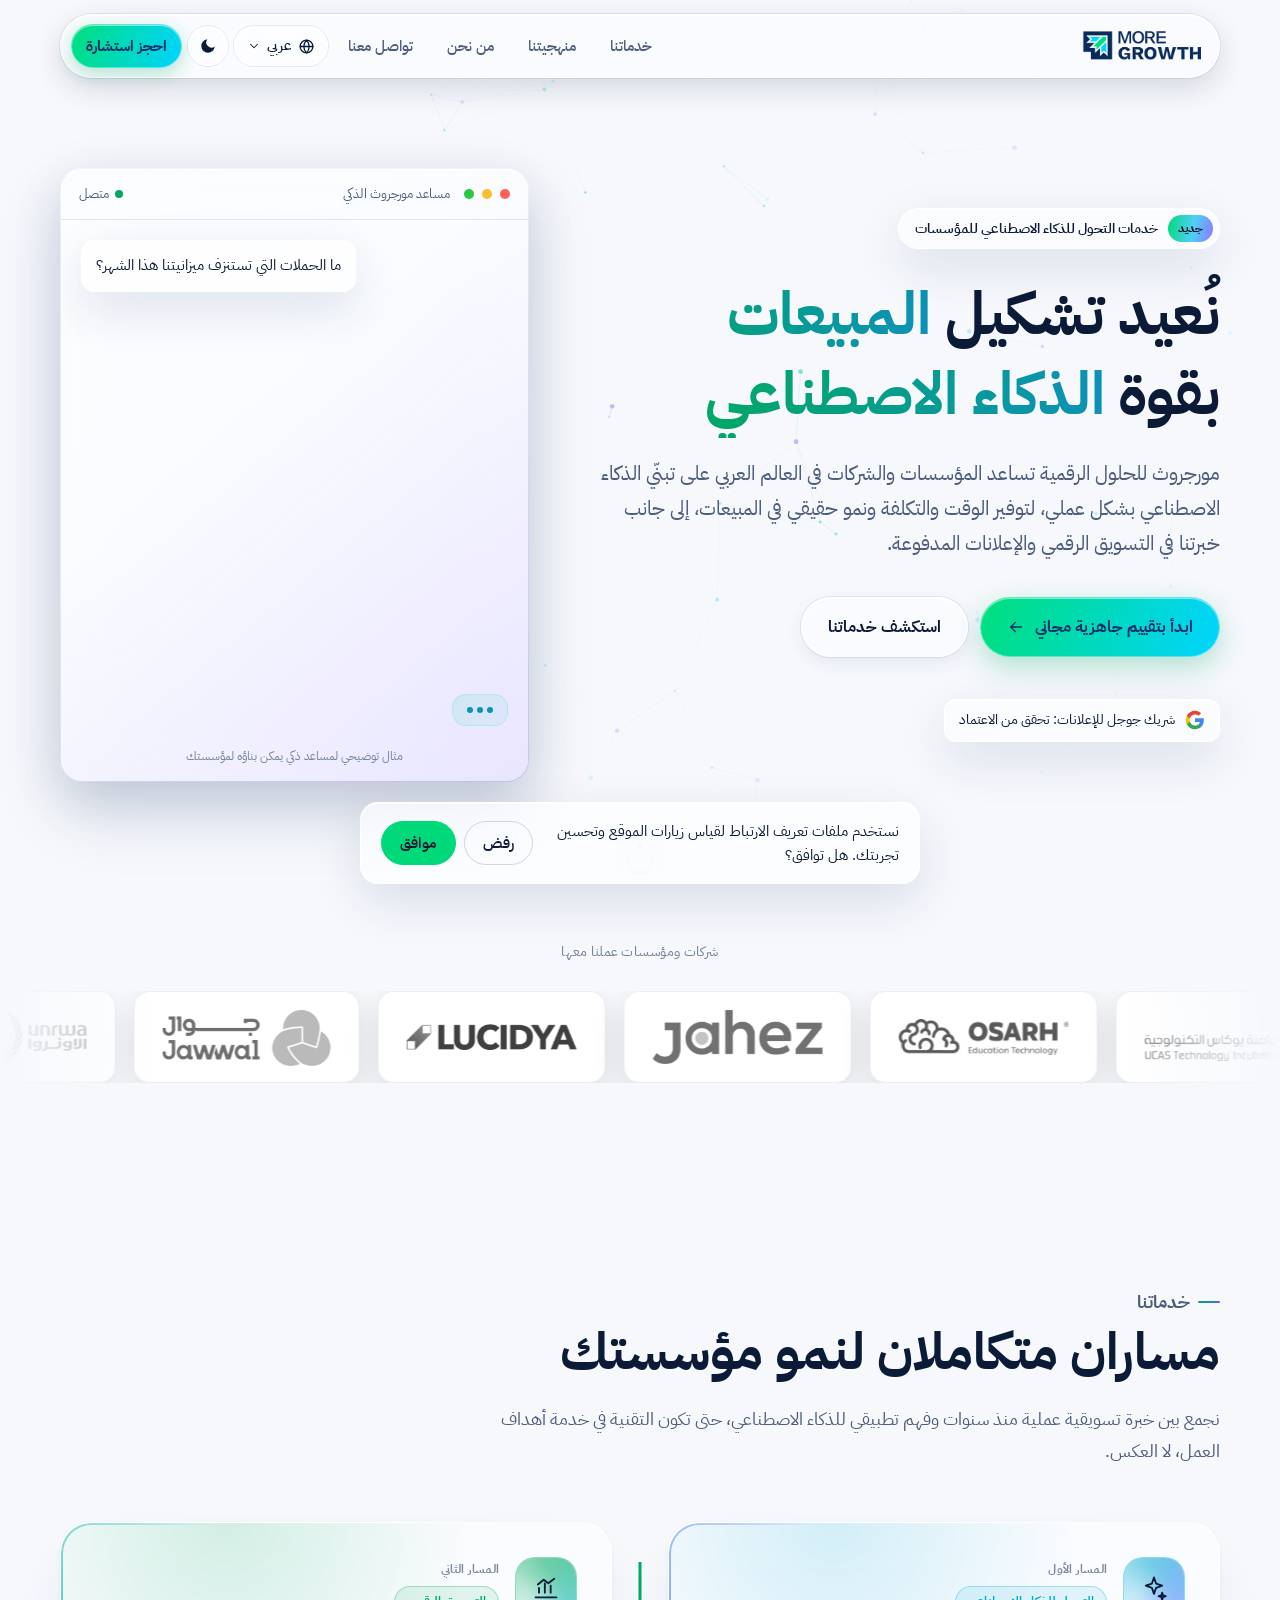
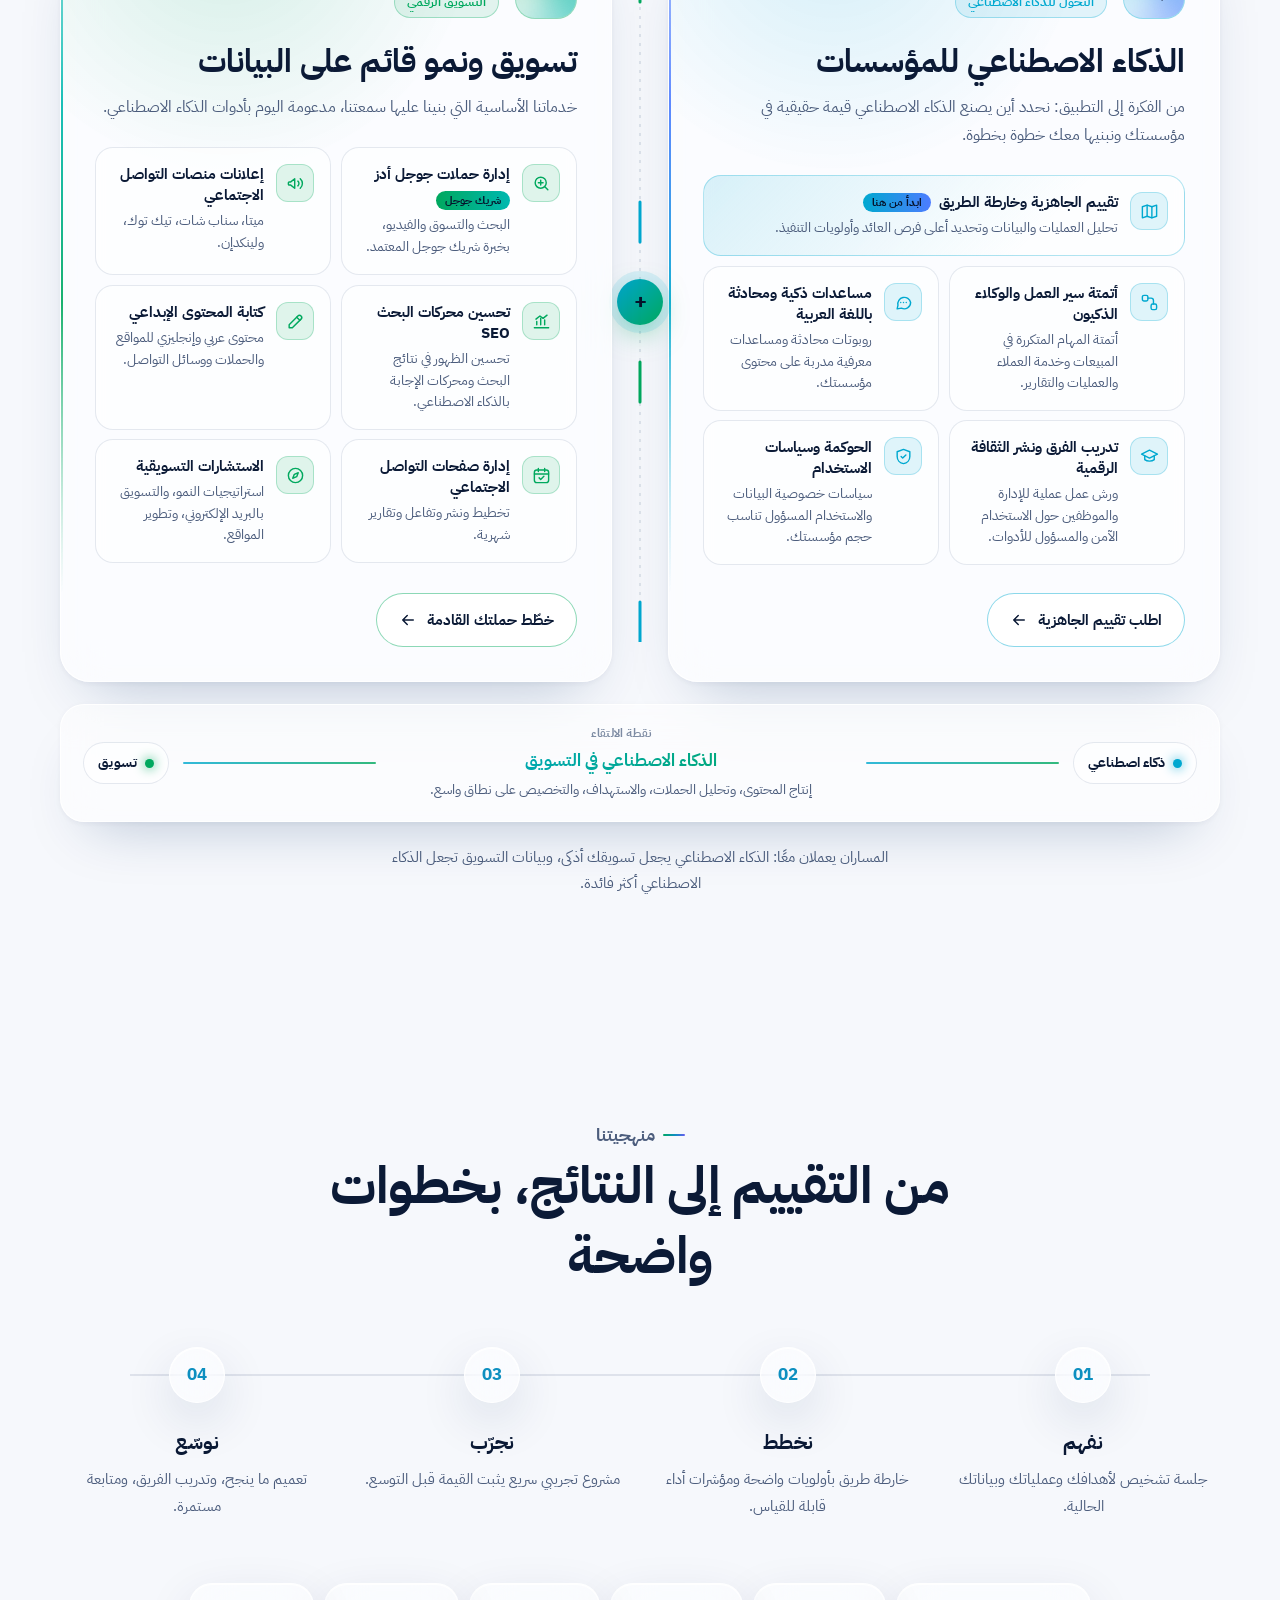
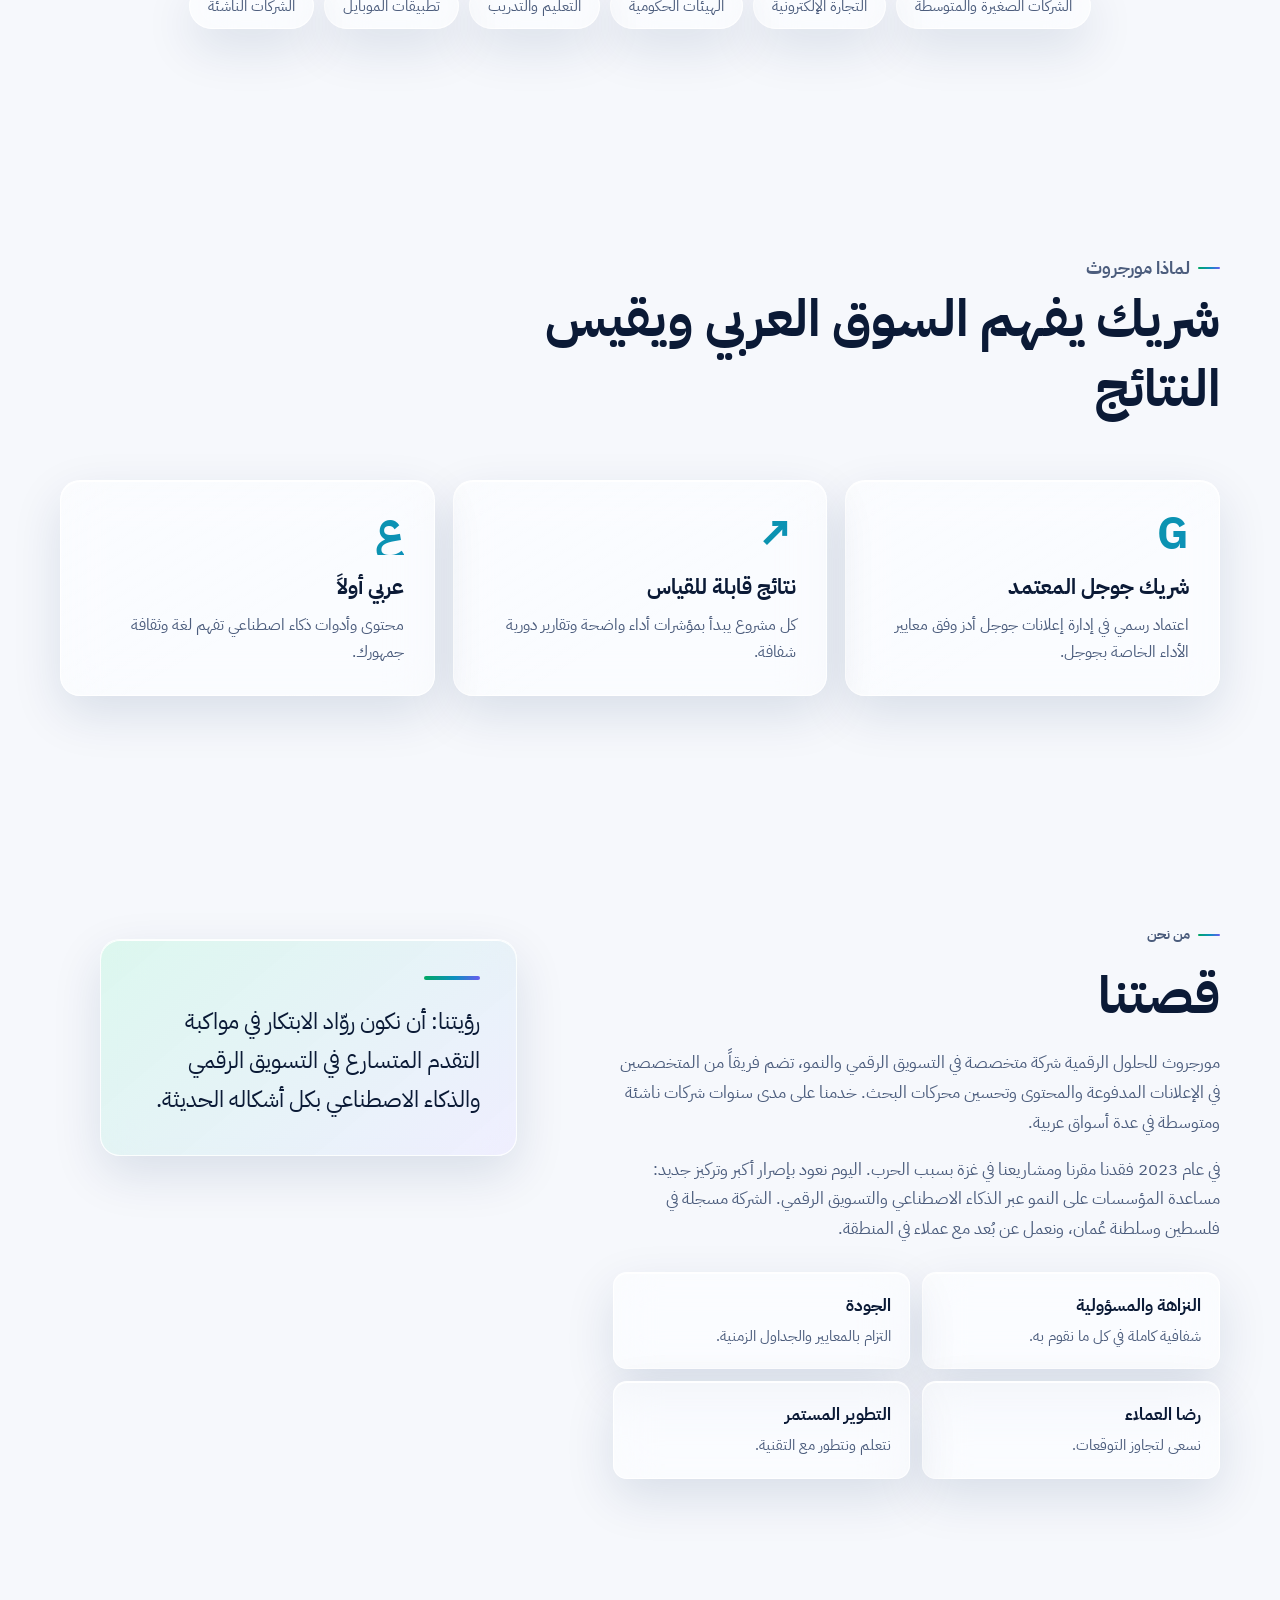
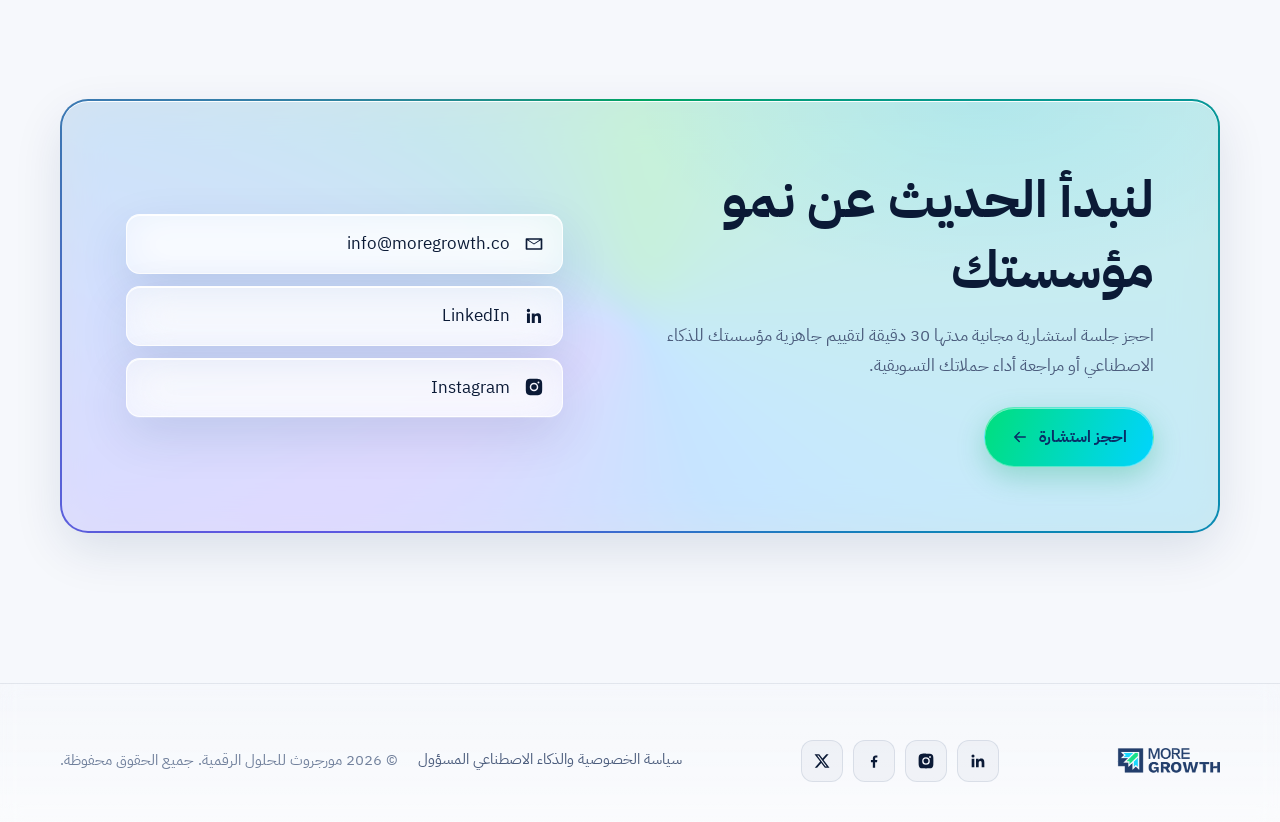
<file: index.html>
<!doctype html>
<html lang="ar" dir="rtl">
<head>
<meta charset="utf-8">
<script>window.dataLayer=window.dataLayer||[];function gtag(){dataLayer.push(arguments);}gtag('consent','default',{ad_storage:'denied',ad_user_data:'denied',ad_personalization:'denied',analytics_storage:'denied',wait_for_update:500});try{if(localStorage.getItem('mg-consent')==='granted')gtag('consent','update',{ad_storage:'granted',ad_user_data:'granted',ad_personalization:'granted',analytics_storage:'granted'})}catch(e){}</script>
<!-- Google Tag Manager -->
<script>(function(w,d,s,l,i){w[l]=w[l]||[];w[l].push({'gtm.start':new Date().getTime(),event:'gtm.js'});var f=d.getElementsByTagName(s)[0],j=d.createElement(s),dl=l!='dataLayer'?'&l='+l:'';j.async=true;j.src='https://www.googletagmanager.com/gtm.js?id='+i+dl;f.parentNode.insertBefore(j,f);})(window,document,'script','dataLayer','GTM-PMZVHFF');</script>
<!-- End Google Tag Manager -->
<meta name="viewport" content="width=device-width, initial-scale=1">
<title>مورجروث للحلول الرقمية | التحول للذكاء الاصطناعي والتسويق الرقمي</title>
<meta name="description" content="مورجروث للحلول الرقمية: شريك جوجل المعتمد. نساعد المؤسسات على التحول للذكاء الاصطناعي ونمو المبيعات عبر الإعلانات المدفوعة وتحسين محركات البحث وكتابة المحتوى والاستشارات التسويقية.">
<link rel="canonical" href="https://moregrowth.co/">
<link rel="alternate" hreflang="ar" href="https://moregrowth.co/">
<link rel="alternate" hreflang="en" href="https://moregrowth.co/en/">
<link rel="alternate" hreflang="nl" href="https://moregrowth.co/nl/">
<link rel="alternate" hreflang="x-default" href="https://moregrowth.co/">
<meta property="og:type" content="website">
<meta property="og:title" content="مورجروث للحلول الرقمية | التحول للذكاء الاصطناعي والتسويق الرقمي">
<meta property="og:description" content="مورجروث للحلول الرقمية: شريك جوجل المعتمد. نساعد المؤسسات على التحول للذكاء الاصطناعي ونمو المبيعات عبر الإعلانات المدفوعة وتحسين محركات البحث وكتابة المحتوى والاستشارات التسويقية.">
<meta property="og:url" content="https://moregrowth.co/">
<meta property="og:locale" content="ar_AR">
<meta property="og:image" content="https://moregrowth.co/assets/og.png">
<meta name="twitter:card" content="summary_large_image">
<meta name="twitter:site" content="@moregrowthco">
<meta name="theme-color" content="#050b1a">
<meta name="color-scheme" content="dark light">
<script>(function(){try{var t=localStorage.getItem("mg-theme");if(t==="light"||t==="dark")document.documentElement.setAttribute("data-theme",t)}catch(e){}})()</script>
<link rel="icon" type="image/png" href="assets/favicon.png">
<link rel="apple-touch-icon" href="assets/apple-touch-icon.png">
<link rel="preconnect" href="https://fonts.googleapis.com">
<link rel="preconnect" href="https://fonts.gstatic.com" crossorigin>
<link href="https://fonts.googleapis.com/css2?family=IBM+Plex+Sans+Arabic:wght@400;500;600;700&family=Inter:wght@400;500;600;700&display=swap" rel="stylesheet">
<link rel="stylesheet" href="assets/style.css">
<link rel="stylesheet" href="assets/glass.css">
<link rel="stylesheet" href="assets/tracks.css">
<script>document.documentElement.classList.add('js')</script>
<script type="application/ld+json">{"@context":"https://schema.org","@type":"ProfessionalService","name":"MoreGrowth Digital Solutions","alternateName":"مورجروث للحلول الرقمية","url":"https://moregrowth.co/","email":"info@moregrowth.co","logo":"https://moregrowth.co/assets/favicon.png","areaServed":"Middle East and North Africa","sameAs":["https://www.linkedin.com/company/moregrowthco","https://www.instagram.com/moregrowthco/","https://www.facebook.com/moregrowthco/","https://twitter.com/moregrowthco/","https://www.google.com/partners/agency?id=5882315022"]}</script>
</head>
<body>
<!-- Google Tag Manager (noscript) -->
<noscript><iframe src="https://www.googletagmanager.com/ns.html?id=GTM-PMZVHFF" height="0" width="0" style="display:none;visibility:hidden"></iframe></noscript>
<!-- End Google Tag Manager (noscript) -->
<a class="skip" href="#main">تخطَّ إلى المحتوى</a>
<div class="progress" aria-hidden="true"></div>
<div class="ambient" aria-hidden="true"><div class="blob b1"></div><div class="blob b2"></div><div class="blob b3"></div><div class="grid"></div></div>

<header class="site-header">
  <div class="wrap">
    <nav class="nav" aria-label="main">
      <a class="brand" href="/"><img class="logo-d" src="assets/logo-white.png" alt="MoreGrowth" width="640" height="162"><img class="logo-l" src="assets/logo-navy.png" alt="MoreGrowth" width="640" height="162"></a>
      <button class="menu-btn" aria-expanded="false" aria-controls="nav-links" aria-label="القائمة"><span></span><span></span><span></span></button>
      <ul class="nav-links" id="nav-links">
        <li><a href="#services">خدماتنا</a></li><li><a href="#approach">منهجيتنا</a></li><li><a href="#about">من نحن</a></li><li><a href="#contact">تواصل معنا</a></li>
        <li class="langs-li"><details class="lang-dd"><summary aria-label="اللغة: العربية"><svg class="i-globe" viewBox="0 0 24 24" aria-hidden="true"><circle cx="12" cy="12" r="9"/><path d="M3 12h18M12 3c2.5 2.7 3.8 5.7 3.8 9s-1.3 6.3-3.8 9c-2.5-2.7-3.8-5.7-3.8-9S9.5 5.7 12 3Z"/></svg><span>عربي</span><svg class="i-chev" viewBox="0 0 24 24" aria-hidden="true"><path d="m6 9 6 6 6-6"/></svg></summary><ul><li><a href="/" hreflang="ar" lang="ar" aria-current="page"><span>العربية</span><b>عربي</b></a></li><li><a href="/en/" hreflang="en" lang="en"><span>English</span><b>EN</b></a></li><li><a href="/nl/" hreflang="nl" lang="nl"><span>Nederlands</span><b>NL</b></a></li></ul></details></li>
        <li><button class="theme-btn" type="button" aria-label="تبديل الوضع الفاتح والداكن" title="تبديل الوضع الفاتح والداكن"><svg class="i-sun" viewBox="0 0 24 24" aria-hidden="true"><circle cx="12" cy="12" r="4"/><path d="M12 2v2M12 20v2M4.9 4.9l1.4 1.4M17.7 17.7l1.4 1.4M2 12h2M20 12h2M4.9 19.1l1.4-1.4M17.7 6.3l1.4-1.4"/></svg><svg class="i-moon" viewBox="0 0 24 24" aria-hidden="true"><path d="M21 12.8A9 9 0 1 1 11.2 3a7 7 0 0 0 9.8 9.8Z"/></svg></button></li>
        <li><a class="nav-cta" href="mailto:info@moregrowth.co?subject=%D8%B7%D9%84%D8%A8%20%D8%A7%D8%B3%D8%AA%D8%B4%D8%A7%D8%B1%D8%A9%20%D9%85%D9%86%20%D9%85%D9%88%D9%82%D8%B9%20%D9%85%D9%88%D8%B1%D8%AC%D8%B1%D9%88%D8%AB" data-consult>احجز استشارة</a></li>
      </ul>
    </nav>
  </div>
</header>

<main id="main">
<section class="hero">
  <canvas id="neural" aria-hidden="true"></canvas>
  <div class="wrap hero-grid">
    <div>
      <a class="pill" href="#services" data-reveal><b>جديد</b>خدمات التحول للذكاء الاصطناعي للمؤسسات</a>
      <h1 data-reveal style="--d:.08s">نُعيد تشكيل <span class="rotator grad" aria-live="polite"><span class="on">التسويق</span><span class="">المبيعات</span><span class="">العمليات</span><span class="">خدمة العملاء</span></span><br>بقوة <span class="grad">الذكاء الاصطناعي</span></h1>
      <p class="lead" data-reveal style="--d:.16s">مورجروث للحلول الرقمية تساعد المؤسسات والشركات في العالم العربي على تبنّي الذكاء الاصطناعي بشكل عملي، لتوفير الوقت والتكلفة ونمو حقيقي في المبيعات، إلى جانب خبرتنا في التسويق الرقمي والإعلانات المدفوعة.</p>
      <div class="btns" data-reveal style="--d:.24s">
        <a class="btn btn-primary" href="mailto:info@moregrowth.co?subject=%D8%B7%D9%84%D8%A8%20%D8%A7%D8%B3%D8%AA%D8%B4%D8%A7%D8%B1%D8%A9%20%D9%85%D9%86%20%D9%85%D9%88%D9%82%D8%B9%20%D9%85%D9%88%D8%B1%D8%AC%D8%B1%D9%88%D8%AB" data-consult="ai">ابدأ بتقييم جاهزية مجاني <svg class="arrow" viewBox="0 0 24 24" fill="none" stroke="currentColor" stroke-width="2" stroke-linecap="round" stroke-linejoin="round" aria-hidden="true"><path d="M5 12h14M13 6l6 6-6 6"/></svg></a>
        <a class="btn btn-ghost" href="#services">استكشف خدماتنا</a>
      </div>
      <div class="trust" data-reveal style="--d:.32s">
        <a href="https://www.google.com/partners/agency?id=5882315022" target="_blank" rel="noopener"><svg class="g-dot" viewBox="0 0 48 48" aria-hidden="true"><path fill="#4285F4" d="M45.1 24.5c0-1.6-.1-3.1-.4-4.5H24v8.5h11.8c-.5 2.8-2.1 5.1-4.4 6.7v5.6h7.1c4.2-3.8 6.6-9.5 6.6-16.3Z"/><path fill="#34A853" d="M24 46c5.9 0 10.9-2 14.5-5.3l-7.1-5.5c-2 1.3-4.5 2.1-7.4 2.1-5.7 0-10.6-3.9-12.3-9.1H4.4v5.7C8 41 15.4 46 24 46Z"/><path fill="#FBBC05" d="M11.7 28.2c-.4-1.3-.7-2.7-.7-4.2s.3-2.9.7-4.2v-5.7H4.4A22 22 0 0 0 2 24c0 3.5.8 6.9 2.4 9.9l7.3-5.7Z"/><path fill="#EA4335" d="M24 10.7c3.2 0 6.1 1.1 8.4 3.3l6.3-6.3C34.9 4.2 29.9 2 24 2 15.4 2 8 7 4.4 14.1l7.3 5.7c1.7-5.2 6.6-9.1 12.3-9.1Z"/></svg><span>شريك جوجل للإعلانات: تحقق من الاعتماد</span></a>
      </div>
    </div>
    <div class="console" data-reveal="zoom" style="--d:.2s" aria-hidden="true">
      <div class="console-in">
        <div class="console-bar"><i></i><i></i><i></i>&nbsp; مساعد مورجروث الذكي<span><b class="live"></b>متصل</span></div>
        <div class="console-body"><div class="msg user">ما الحملات التي تستنزف ميزانيتنا هذا الشهر؟</div><div class="msg ai"><small>مساعد مورجروث الذكي</small>حللت 4 حملات نشطة. حملة البحث العامة تستهلك 38% من الميزانية بعائد منخفض. أقترح إعادة التوزيع:<div class="bars"><div class="bar"><span>البحث: العلامة</span><div><i style="--w:82%"></i></div><span>82%</span></div><div class="bar"><span>إعادة الاستهداف</span><div><i style="--w:64%"></i></div><span>64%</span></div><div class="bar"><span>التسوق</span><div><i style="--w:47%"></i></div><span>47%</span></div></div></div><div class="msg user">ممتاز، جهّز 3 إعلانات جديدة بالعربية</div><div class="msg ai"><small>مساعد مورجروث الذكي</small>تم ✓ كتبت 3 نسخ إعلانية وأرسلت مسودة التقرير للفريق للمراجعة.</div><div class="msg ai typing-row" style="display:none;opacity:1;transform:none;width:max-content"><span class="typing"><i></i><i></i><i></i></span></div></div>
        <div class="console-note">مثال توضيحي لمساعد ذكي يمكن بناؤه لمؤسستك</div>
      </div>
    </div>
  </div>
  <div class="scroll-cue" aria-hidden="true"></div>
</section>

<div class="clients">
  <p data-reveal>شركات ومؤسسات عملنا معها</p>
  <div class="marquee" data-reveal style="--d:.1s">
    <div class="track"><div class="logo-tile"><img src="assets/clients/unrwa.png" alt="UNRWA" loading="lazy" height="56" draggable="false"></div><div class="logo-tile"><img src="assets/clients/jawwal.png" alt="Jawwal" loading="lazy" height="56" draggable="false"></div><div class="logo-tile"><img src="assets/clients/lucidya.png" alt="Lucidya" loading="lazy" height="56" draggable="false"></div><div class="logo-tile"><img src="assets/clients/jahez.png" alt="Jahez" loading="lazy" height="56" draggable="false"></div><div class="logo-tile"><img src="assets/clients/osarh.png" alt="OSARH" loading="lazy" height="56" draggable="false"></div><div class="logo-tile"><img src="assets/clients/ucasti.png" alt="UCAS Technology Incubator" loading="lazy" height="56" draggable="false"></div><div class="logo-tile"><img src="assets/clients/gsg.png" alt="Gaza Sky Geeks" loading="lazy" height="56" draggable="false"></div><div class="logo-tile"><img src="assets/clients/bti.png" alt="Business & Technology Incubator" loading="lazy" height="56" draggable="false"></div><div class="logo-tile"><img src="assets/clients/neo.png" alt="NEO" loading="lazy" height="56" draggable="false"></div><div class="logo-tile"><img src="assets/clients/necklace.png" alt="Necklace" loading="lazy" height="56" draggable="false"></div><div class="logo-tile"><img src="assets/clients/gulf-co.png" alt="The Gulf Co." loading="lazy" height="56" draggable="false"></div><div class="logo-tile"><img src="assets/clients/b2bmerx.png" alt="B2Bmerx" loading="lazy" height="56" draggable="false"></div><div class="logo-tile"><img src="assets/clients/gulf-store.png" alt="Gulf Store" loading="lazy" height="56" draggable="false"></div><div class="logo-tile"><img src="assets/clients/one-studio.png" alt="One Studio" loading="lazy" height="56" draggable="false"></div><span aria-hidden="true" style="display:contents"><div class="logo-tile"><img src="assets/clients/unrwa.png" alt="" data-alt="UNRWA" loading="lazy" height="56" draggable="false"></div><div class="logo-tile"><img src="assets/clients/jawwal.png" alt="" data-alt="Jawwal" loading="lazy" height="56" draggable="false"></div><div class="logo-tile"><img src="assets/clients/lucidya.png" alt="" data-alt="Lucidya" loading="lazy" height="56" draggable="false"></div><div class="logo-tile"><img src="assets/clients/jahez.png" alt="" data-alt="Jahez" loading="lazy" height="56" draggable="false"></div><div class="logo-tile"><img src="assets/clients/osarh.png" alt="" data-alt="OSARH" loading="lazy" height="56" draggable="false"></div><div class="logo-tile"><img src="assets/clients/ucasti.png" alt="" data-alt="UCAS Technology Incubator" loading="lazy" height="56" draggable="false"></div><div class="logo-tile"><img src="assets/clients/gsg.png" alt="" data-alt="Gaza Sky Geeks" loading="lazy" height="56" draggable="false"></div><div class="logo-tile"><img src="assets/clients/bti.png" alt="" data-alt="Business & Technology Incubator" loading="lazy" height="56" draggable="false"></div><div class="logo-tile"><img src="assets/clients/neo.png" alt="" data-alt="NEO" loading="lazy" height="56" draggable="false"></div><div class="logo-tile"><img src="assets/clients/necklace.png" alt="" data-alt="Necklace" loading="lazy" height="56" draggable="false"></div><div class="logo-tile"><img src="assets/clients/gulf-co.png" alt="" data-alt="The Gulf Co." loading="lazy" height="56" draggable="false"></div><div class="logo-tile"><img src="assets/clients/b2bmerx.png" alt="" data-alt="B2Bmerx" loading="lazy" height="56" draggable="false"></div><div class="logo-tile"><img src="assets/clients/gulf-store.png" alt="" data-alt="Gulf Store" loading="lazy" height="56" draggable="false"></div><div class="logo-tile"><img src="assets/clients/one-studio.png" alt="" data-alt="One Studio" loading="lazy" height="56" draggable="false"></div></span></div>
  </div>
</div>

<section id="services">
  <div class="wrap">
    <div class="section-head">
      <p class="kicker">خدماتنا</p>
      <h2 class="split">مساران متكاملان لنمو مؤسستك</h2>
      <p data-reveal>نجمع بين خبرة تسويقية عملية منذ سنوات وفهم تطبيقي للذكاء الاصطناعي، حتى تكون التقنية في خدمة أهداف العمل، لا العكس.</p>
    </div>
    <div class="tk-tracks">
      <article class="tk-panel ai" data-reveal data-tilt>
        <div class="tk-ring" aria-hidden="true"></div><div class="tk-spot" aria-hidden="true"></div>
        <div class="tk-top">
          <div class="tk-orb" aria-hidden="true"><span></span><svg viewBox="0 0 24 24" aria-hidden="true"><path d="M12 3l1.8 5.2L19 10l-5.2 1.8L12 17l-1.8-5.2L5 10l5.2-1.8L12 3Z"/><path d="M19 16l.7 2.3L22 19l-2.3.7L19 22l-.7-2.3L16 19l2.3-.7L19 16Z"/></svg></div>
          <div class="tk-meta"><span class="tk-num">المسار الأول</span><span class="tk-tag">التحول للذكاء الاصطناعي</span></div>
        </div>
        <h3>الذكاء الاصطناعي للمؤسسات</h3>
        <p class="tk-lead">من الفكرة إلى التطبيق: نحدد أين يصنع الذكاء الاصطناعي قيمة حقيقية في مؤسستك ونبنيها معك خطوة بخطوة.</p>
        <ul class="tk-grid"><li class="tk-tile feat" style="--i:0"><span class="tk-ic"><svg viewBox="0 0 24 24" aria-hidden="true"><path d="M9 4 3 6v14l6-2 6 2 6-2V4l-6 2-6-2Z"/><path d="M9 4v14M15 6v14"/></svg></span><div><strong>تقييم الجاهزية وخارطة الطريق<span class="tk-badge">ابدأ من هنا</span></strong><span>تحليل العمليات والبيانات وتحديد أعلى فرص العائد وأولويات التنفيذ.</span></div></li><li class="tk-tile" style="--i:1"><span class="tk-ic"><svg viewBox="0 0 24 24" aria-hidden="true"><rect x="3" y="3" width="7" height="7" rx="2"/><rect x="14" y="14" width="7" height="7" rx="2"/><path d="M10 6.5h4a3 3 0 0 1 3 3V14"/></svg></span><div><strong>أتمتة سير العمل والوكلاء الذكيون</strong><span>أتمتة المهام المتكررة في المبيعات وخدمة العملاء والعمليات والتقارير.</span></div></li><li class="tk-tile" style="--i:2"><span class="tk-ic"><svg viewBox="0 0 24 24" aria-hidden="true"><path d="M21 12a8 8 0 0 1-11.6 7.1L4 20l1-4.6A8 8 0 1 1 21 12Z"/><path d="M8.5 12h.01M12 12h.01M15.5 12h.01"/></svg></span><div><strong>مساعدات ذكية ومحادثة باللغة العربية</strong><span>روبوتات محادثة ومساعدات معرفية مدربة على محتوى مؤسستك.</span></div></li><li class="tk-tile" style="--i:3"><span class="tk-ic"><svg viewBox="0 0 24 24" aria-hidden="true"><path d="M2 9l10-5 10 5-10 5L2 9Z"/><path d="M6 11v5c3 2.5 9 2.5 12 0v-5"/></svg></span><div><strong>تدريب الفرق ونشر الثقافة الرقمية</strong><span>ورش عمل عملية للإدارة والموظفين حول الاستخدام الآمن والمسؤول للأدوات.</span></div></li><li class="tk-tile" style="--i:4"><span class="tk-ic"><svg viewBox="0 0 24 24" aria-hidden="true"><path d="M12 3l8 3v6c0 4.5-3.4 8.3-8 9-4.6-.7-8-4.5-8-9V6l8-3Z"/><path d="m9 12 2 2 4-4"/></svg></span><div><strong>الحوكمة وسياسات الاستخدام</strong><span>سياسات خصوصية البيانات والاستخدام المسؤول تناسب حجم مؤسستك.</span></div></li></ul>
        <a class="tk-cta" href="mailto:info@moregrowth.co?subject=%D8%B7%D9%84%D8%A8%20%D8%A7%D8%B3%D8%AA%D8%B4%D8%A7%D8%B1%D8%A9%20%D9%85%D9%86%20%D9%85%D9%88%D9%82%D8%B9%20%D9%85%D9%88%D8%B1%D8%AC%D8%B1%D9%88%D8%AB" data-consult="ai">اطلب تقييم الجاهزية<svg class="arrow" viewBox="0 0 24 24" fill="none" stroke="currentColor" stroke-width="2" stroke-linecap="round" stroke-linejoin="round" aria-hidden="true"><path d="M5 12h14M13 6l6 6-6 6"/></svg></a>
      </article>
      <div class="tk-bridge" aria-hidden="true">
        <svg class="tk-flow" viewBox="0 0 40 400" preserveAspectRatio="none"><path class="rail" d="M20 0V400"/><path class="pulse up" d="M20 400V0"/><path class="pulse down" d="M20 0V400"/></svg>
        <div class="tk-knot">+</div>
      </div>
      <article class="tk-panel mk" data-reveal data-tilt style="--d:.12s">
        <div class="tk-ring" aria-hidden="true"></div><div class="tk-spot" aria-hidden="true"></div>
        <div class="tk-top">
          <div class="tk-orb" aria-hidden="true"><span></span><svg viewBox="0 0 24 24" aria-hidden="true"><path d="M3 20h18"/><path d="M6 16v-4M11 16V8M16 16v-6"/><path d="m5 9 5-4 4 3 5-4"/></svg></div>
          <div class="tk-meta"><span class="tk-num">المسار الثاني</span><span class="tk-tag">التسويق الرقمي</span></div>
        </div>
        <h3>تسويق ونمو قائم على البيانات</h3>
        <p class="tk-lead">خدماتنا الأساسية التي بنينا عليها سمعتنا، مدعومة اليوم بأدوات الذكاء الاصطناعي.</p>
        <ul class="tk-grid"><li class="tk-tile" style="--i:0"><span class="tk-ic"><svg viewBox="0 0 24 24" aria-hidden="true"><circle cx="11" cy="11" r="7"/><path d="m20 20-3.5-3.5"/><path d="M8 11h6M11 8v6"/></svg></span><div><strong>إدارة حملات جوجل أدز<span class="tk-badge">شريك جوجل</span></strong><span>البحث والتسوق والفيديو، بخبرة شريك جوجل المعتمد.</span></div></li><li class="tk-tile" style="--i:1"><span class="tk-ic"><svg viewBox="0 0 24 24" aria-hidden="true"><path d="M3 11v2a1 1 0 0 0 1 1h2l5 4V6L6 10H4a1 1 0 0 0-1 1Z"/><path d="M15 9a4 4 0 0 1 0 6M18 6a8 8 0 0 1 0 12"/></svg></span><div><strong>إعلانات منصات التواصل الاجتماعي</strong><span>ميتا، سناب شات، تيك توك، ولينكدإن.</span></div></li><li class="tk-tile" style="--i:2"><span class="tk-ic"><svg viewBox="0 0 24 24" aria-hidden="true"><path d="M3 20h18"/><path d="M6 16v-4M11 16V8M16 16v-6"/><path d="m5 9 5-4 4 3 5-4"/></svg></span><div><strong>تحسين محركات البحث SEO</strong><span>تحسين الظهور في نتائج البحث ومحركات الإجابة بالذكاء الاصطناعي.</span></div></li><li class="tk-tile" style="--i:3"><span class="tk-ic"><svg viewBox="0 0 24 24" aria-hidden="true"><path d="M4 20h4L19 9a2.8 2.8 0 0 0-4-4L4 16v4Z"/><path d="m13.5 6.5 4 4"/></svg></span><div><strong>كتابة المحتوى الإبداعي</strong><span>محتوى عربي وإنجليزي للمواقع والحملات ووسائل التواصل.</span></div></li><li class="tk-tile" style="--i:4"><span class="tk-ic"><svg viewBox="0 0 24 24" aria-hidden="true"><rect x="3" y="5" width="18" height="16" rx="3"/><path d="M3 10h18M8 3v4M16 3v4"/><path d="m9 15 2 2 4-4"/></svg></span><div><strong>إدارة صفحات التواصل الاجتماعي</strong><span>تخطيط ونشر وتفاعل وتقارير شهرية.</span></div></li><li class="tk-tile" style="--i:5"><span class="tk-ic"><svg viewBox="0 0 24 24" aria-hidden="true"><circle cx="12" cy="12" r="9"/><path d="m15.5 8.5-2 5-5 2 2-5 5-2Z"/></svg></span><div><strong>الاستشارات التسويقية</strong><span>استراتيجيات النمو، والتسويق بالبريد الإلكتروني، وتطوير المواقع.</span></div></li></ul>
        <a class="tk-cta" href="mailto:info@moregrowth.co?subject=%D8%B7%D9%84%D8%A8%20%D8%A7%D8%B3%D8%AA%D8%B4%D8%A7%D8%B1%D8%A9%20%D9%85%D9%86%20%D9%85%D9%88%D9%82%D8%B9%20%D9%85%D9%88%D8%B1%D8%AC%D8%B1%D9%88%D8%AB" data-consult="mk">خطّط حملتك القادمة<svg class="arrow" viewBox="0 0 24 24" fill="none" stroke="currentColor" stroke-width="2" stroke-linecap="round" stroke-linejoin="round" aria-hidden="true"><path d="M5 12h14M13 6l6 6-6 6"/></svg></a>
      </article>
    </div>
    <div class="tk-meet" data-reveal>
      <div class="tk-chip c-ai"><i></i>ذكاء اصطناعي</div>
      <div class="tk-line l1" aria-hidden="true"></div>
      <div class="tk-core"><span class="tk-k">نقطة الالتقاء</span><strong>الذكاء الاصطناعي في التسويق</strong><span class="tk-d">إنتاج المحتوى، وتحليل الحملات، والاستهداف، والتخصيص على نطاق واسع.</span></div>
      <div class="tk-line l2" aria-hidden="true"></div>
      <div class="tk-chip c-mk"><i></i>تسويق</div>
    </div>
    <p class="tk-note" data-reveal>المساران يعملان معًا: الذكاء الاصطناعي يجعل تسويقك أذكى، وبيانات التسويق تجعل الذكاء الاصطناعي أكثر فائدة.</p>
  </div>
</section>

<section id="approach">
  <div class="wrap">
    <div class="section-head center">
      <p class="kicker">منهجيتنا</p>
      <h2 class="split">من التقييم إلى النتائج، بخطوات واضحة</h2>
    </div>
    <div class="timeline"><i class="fill" aria-hidden="true"></i><div class="tstep" data-reveal style="--d:0.0s"><div class="dot">01</div><div><h3>نفهم</h3><p>جلسة تشخيص لأهدافك وعملياتك وبياناتك الحالية.</p></div></div><div class="tstep" data-reveal style="--d:0.1s"><div class="dot">02</div><div><h3>نخطط</h3><p>خارطة طريق بأولويات واضحة ومؤشرات أداء قابلة للقياس.</p></div></div><div class="tstep" data-reveal style="--d:0.2s"><div class="dot">03</div><div><h3>نجرّب</h3><p>مشروع تجريبي سريع يثبت القيمة قبل التوسع.</p></div></div><div class="tstep" data-reveal style="--d:0.3s"><div class="dot">04</div><div><h3>نوسّع</h3><p>تعميم ما ينجح، وتدريب الفريق، ومتابعة مستمرة.</p></div></div></div>
    <div class="sectors" data-reveal aria-label="قطاعات نخدمها"><span>الشركات الصغيرة والمتوسطة</span><span>التجارة الإلكترونية</span><span>الهيئات الحكومية</span><span>التعليم والتدريب</span><span>تطبيقات الموبايل</span><span>الشركات الناشئة</span></div>
  </div>
</section>

<section>
  <div class="wrap">
    <div class="section-head">
      <p class="kicker">لماذا مورجروث</p>
      <h2 class="split">شريك يفهم السوق العربي ويقيس النتائج</h2>
    </div>
    <div class="why"><article class="card" data-reveal style="--d:0.0s"><div class="big grad">G</div><h3>شريك جوجل المعتمد</h3><p>اعتماد رسمي في إدارة إعلانات جوجل أدز وفق معايير الأداء الخاصة بجوجل.</p></article><article class="card" data-reveal style="--d:0.1s"><div class="big grad">↗</div><h3>نتائج قابلة للقياس</h3><p>كل مشروع يبدأ بمؤشرات أداء واضحة وتقارير دورية شفافة.</p></article><article class="card" data-reveal style="--d:0.2s"><div class="big grad">ع</div><h3>عربي أولاً</h3><p>محتوى وأدوات ذكاء اصطناعي تفهم لغة وثقافة جمهورك.</p></article></div>
  </div>
</section>

<section id="about">
  <div class="wrap story">
    <div>
      <p class="kicker">من نحن</p>
      <h2 class="split">قصتنا</h2>
      <p data-reveal>مورجروث للحلول الرقمية شركة متخصصة في التسويق الرقمي والنمو، تضم فريقاً من المتخصصين في الإعلانات المدفوعة والمحتوى وتحسين محركات البحث. خدمنا على مدى سنوات شركات ناشئة ومتوسطة في عدة أسواق عربية.</p>
      <p data-reveal>في عام 2023 فقدنا مقرنا ومشاريعنا في غزة بسبب الحرب. اليوم نعود بإصرار أكبر وتركيز جديد: مساعدة المؤسسات على النمو عبر الذكاء الاصطناعي والتسويق الرقمي. الشركة مسجلة في فلسطين وسلطنة عُمان، ونعمل عن بُعد مع عملاء في المنطقة.</p>
      <div class="values"><div data-reveal style="--d:0.00s"><strong>النزاهة والمسؤولية</strong><span>شفافية كاملة في كل ما نقوم به.</span></div><div data-reveal style="--d:0.07s"><strong>الجودة</strong><span>التزام بالمعايير والجداول الزمنية.</span></div><div data-reveal style="--d:0.14s"><strong>رضا العملاء</strong><span>نسعى لتجاوز التوقعات.</span></div><div data-reveal style="--d:0.21s"><strong>التطوير المستمر</strong><span>نتعلم ونتطور مع التقنية.</span></div></div>
    </div>
    <blockquote class="quote" data-reveal="zoom">رؤيتنا: أن نكون روّاد الابتكار في مواكبة التقدم المتسارع في التسويق الرقمي والذكاء الاصطناعي بكل أشكاله الحديثة.</blockquote>
  </div>
</section>

<section id="contact">
  <div class="wrap">
    <div class="cta" data-reveal="zoom">
      <div class="cta-in">
        <div>
          <h2 class="split">لنبدأ الحديث عن نمو مؤسستك</h2>
          <p>احجز جلسة استشارية مجانية مدتها 30 دقيقة لتقييم جاهزية مؤسستك للذكاء الاصطناعي أو مراجعة أداء حملاتك التسويقية.</p>
          <a class="btn btn-primary" href="mailto:info@moregrowth.co?subject=%D8%B7%D9%84%D8%A8%20%D8%A7%D8%B3%D8%AA%D8%B4%D8%A7%D8%B1%D8%A9%20%D9%85%D9%86%20%D9%85%D9%88%D9%82%D8%B9%20%D9%85%D9%88%D8%B1%D8%AC%D8%B1%D9%88%D8%AB" data-consult>احجز استشارة <svg class="arrow" viewBox="0 0 24 24" fill="none" stroke="currentColor" stroke-width="2" stroke-linecap="round" stroke-linejoin="round" aria-hidden="true"><path d="M5 12h14M13 6l6 6-6 6"/></svg></a>
        </div>
        <ul class="contact-list">
          <li><a href="mailto:info@moregrowth.co?subject=%D8%B7%D9%84%D8%A8%20%D8%A7%D8%B3%D8%AA%D8%B4%D8%A7%D8%B1%D8%A9%20%D9%85%D9%86%20%D9%85%D9%88%D9%82%D8%B9%20%D9%85%D9%88%D8%B1%D8%AC%D8%B1%D9%88%D8%AB"><svg viewBox="0 0 24 24" aria-hidden="true"><path d="M3 5h18a1 1 0 0 1 1 1v12a1 1 0 0 1-1 1H3a1 1 0 0 1-1-1V6a1 1 0 0 1 1-1Zm1 2.4V17h16V7.4l-8 5.3-8-5.3ZM5.2 7 12 11.5 18.8 7H5.2Z"/></svg><span class="ltr">info@moregrowth.co</span></a></li>
          <li><a href="https://www.linkedin.com/company/moregrowthco" target="_blank" rel="noopener"><svg viewBox="0 0 24 24" aria-hidden="true"><path d="M20.45 20.45h-3.56v-5.57c0-1.33-.02-3.04-1.85-3.04-1.86 0-2.14 1.45-2.14 2.94v5.67H9.35V9h3.41v1.56h.05c.48-.9 1.64-1.85 3.37-1.85 3.6 0 4.27 2.37 4.27 5.46v6.28ZM5.34 7.43a2.06 2.06 0 1 1 0-4.13 2.06 2.06 0 0 1 0 4.13ZM7.12 20.45H3.56V9h3.56v11.45Z"/></svg><span>LinkedIn</span></a></li><li><a href="https://www.instagram.com/moregrowthco/" target="_blank" rel="noopener"><svg viewBox="0 0 24 24" aria-hidden="true"><path d="M12 2.2c3.2 0 3.58.01 4.85.07 3.25.15 4.77 1.69 4.92 4.92.06 1.27.07 1.65.07 4.85s-.01 3.58-.07 4.85c-.15 3.23-1.66 4.77-4.92 4.92-1.27.06-1.65.07-4.85.07s-3.58-.01-4.85-.07c-3.26-.15-4.77-1.7-4.92-4.92C2.17 15.58 2.16 15.2 2.16 12s.01-3.58.07-4.85C2.38 3.92 3.9 2.38 7.15 2.23 8.42 2.17 8.8 2.16 12 2.16Zm0 4.68a5.12 5.12 0 1 0 0 10.24 5.12 5.12 0 0 0 0-10.24Zm0 8.45a3.33 3.33 0 1 1 0-6.66 3.33 3.33 0 0 1 0 6.66Zm5.34-9.87a1.2 1.2 0 1 0 0 2.4 1.2 1.2 0 0 0 0-2.4Z"/></svg><span>Instagram</span></a></li>
        </ul>
      </div>
    </div>
  </div>
</section>
</main>

<footer>
  <div class="wrap foot">
    <img class="logo-d" src="assets/logo-white.png" alt="MoreGrowth" width="640" height="162" loading="lazy"><img class="logo-l" src="assets/logo-navy.png" alt="MoreGrowth" width="640" height="162" loading="lazy">
    <div class="socials"><a href="https://www.linkedin.com/company/moregrowthco" target="_blank" rel="noopener" aria-label="LinkedIn"><svg viewBox="0 0 24 24" aria-hidden="true"><path d="M20.45 20.45h-3.56v-5.57c0-1.33-.02-3.04-1.85-3.04-1.86 0-2.14 1.45-2.14 2.94v5.67H9.35V9h3.41v1.56h.05c.48-.9 1.64-1.85 3.37-1.85 3.6 0 4.27 2.37 4.27 5.46v6.28ZM5.34 7.43a2.06 2.06 0 1 1 0-4.13 2.06 2.06 0 0 1 0 4.13ZM7.12 20.45H3.56V9h3.56v11.45Z"/></svg></a><a href="https://www.instagram.com/moregrowthco/" target="_blank" rel="noopener" aria-label="Instagram"><svg viewBox="0 0 24 24" aria-hidden="true"><path d="M12 2.2c3.2 0 3.58.01 4.85.07 3.25.15 4.77 1.69 4.92 4.92.06 1.27.07 1.65.07 4.85s-.01 3.58-.07 4.85c-.15 3.23-1.66 4.77-4.92 4.92-1.27.06-1.65.07-4.85.07s-3.58-.01-4.85-.07c-3.26-.15-4.77-1.7-4.92-4.92C2.17 15.58 2.16 15.2 2.16 12s.01-3.58.07-4.85C2.38 3.92 3.9 2.38 7.15 2.23 8.42 2.17 8.8 2.16 12 2.16Zm0 4.68a5.12 5.12 0 1 0 0 10.24 5.12 5.12 0 0 0 0-10.24Zm0 8.45a3.33 3.33 0 1 1 0-6.66 3.33 3.33 0 0 1 0 6.66Zm5.34-9.87a1.2 1.2 0 1 0 0 2.4 1.2 1.2 0 0 0 0-2.4Z"/></svg></a><a href="https://www.facebook.com/moregrowthco/" target="_blank" rel="noopener" aria-label="Facebook"><svg viewBox="0 0 24 24" aria-hidden="true"><path d="M13.5 21v-7.5h2.53l.38-2.94H13.5V8.69c0-.85.24-1.43 1.46-1.43h1.56V4.63a21 21 0 0 0-2.27-.12c-2.25 0-3.79 1.37-3.79 3.89v2.17H7.92v2.94h2.54V21h3.04Z"/></svg></a><a href="https://twitter.com/moregrowthco/" target="_blank" rel="noopener" aria-label="X (Twitter)"><svg viewBox="0 0 24 24" aria-hidden="true"><path d="M17.75 3h3.07l-6.71 7.67L22 21h-6.18l-4.84-6.33L5.44 21H2.37l7.18-8.2L2 3h6.33l4.38 5.79L17.75 3Zm-1.08 16.18h1.7L7.4 4.73H5.58l11.09 14.45Z"/></svg></a></div>
    <div class="foot-meta"><a class="foot-link" href="/privacy/">سياسة الخصوصية والذكاء الاصطناعي المسؤول</a><span>© <span id="y">2026</span> مورجروث للحلول الرقمية. جميع الحقوق محفوظة.</span></div>
  </div>
</footer>
<script src="assets/main.js" defer></script>
</body>
</html>
</file>
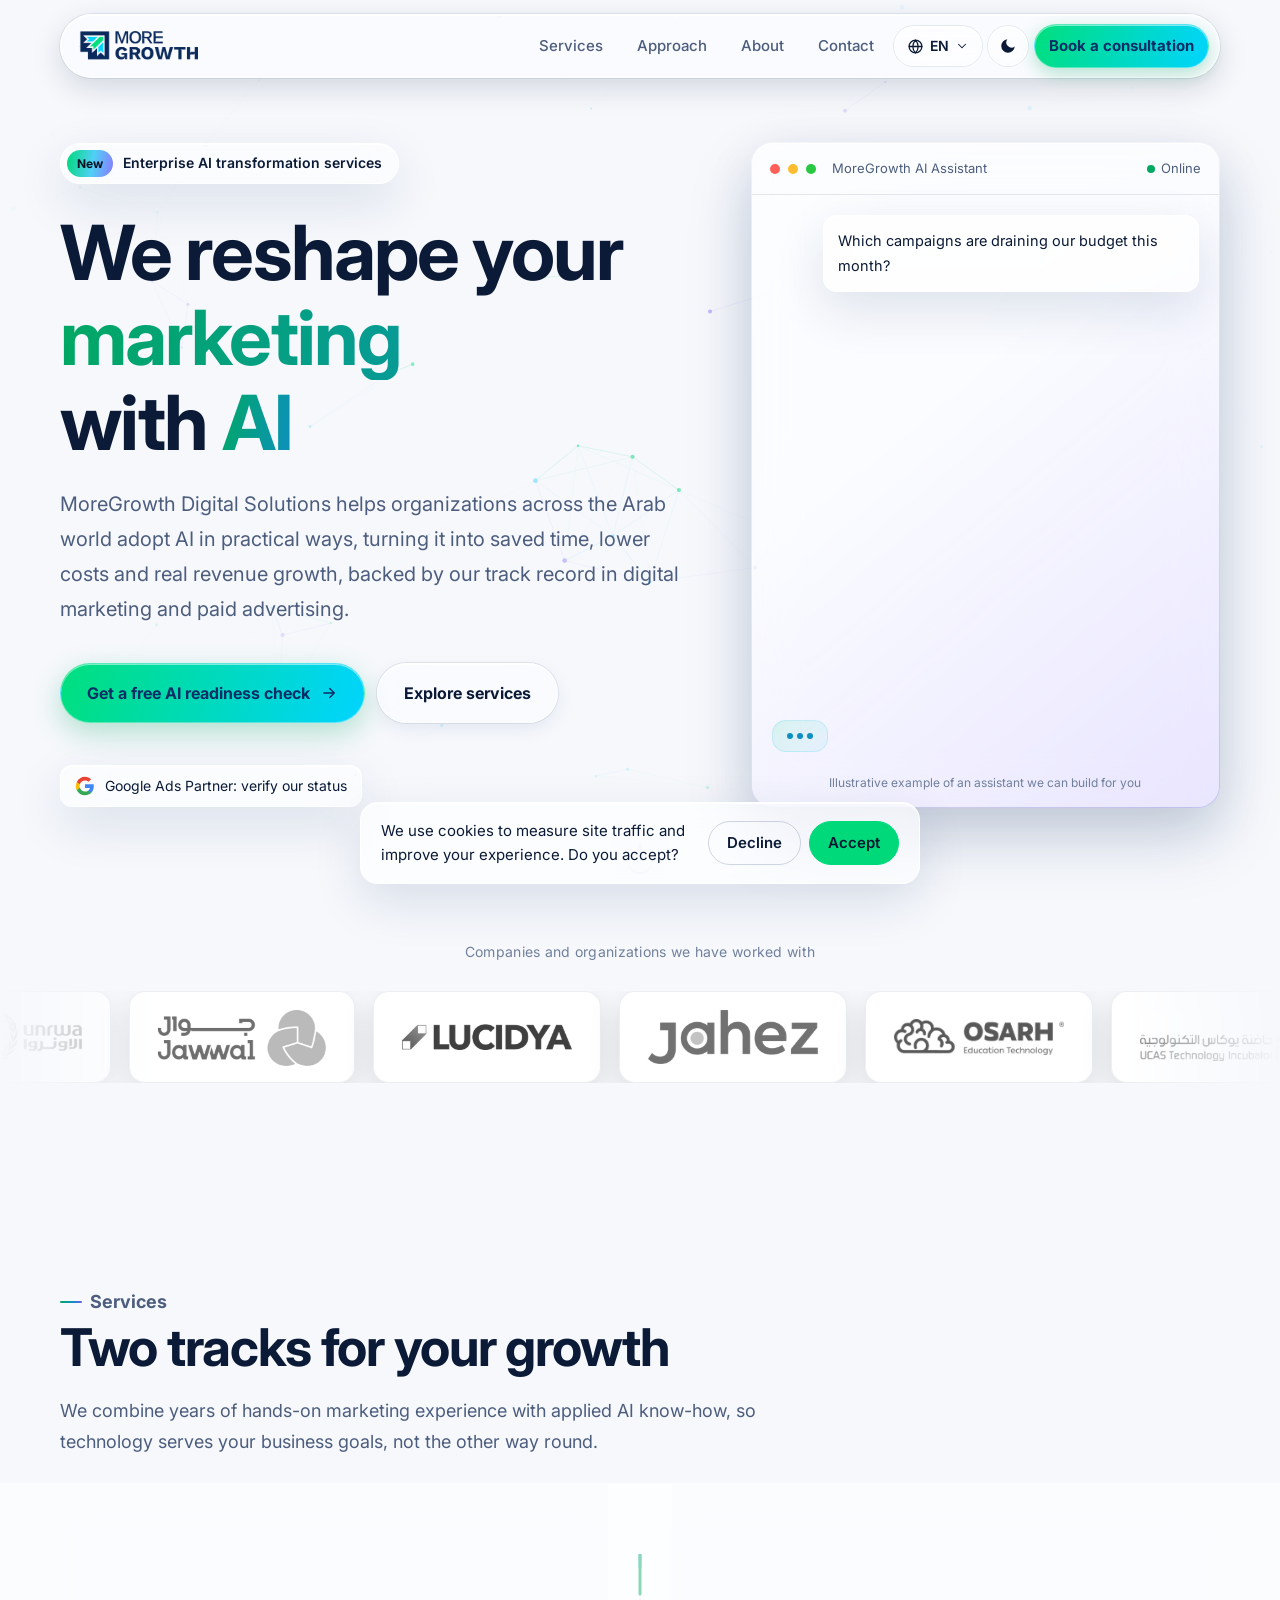
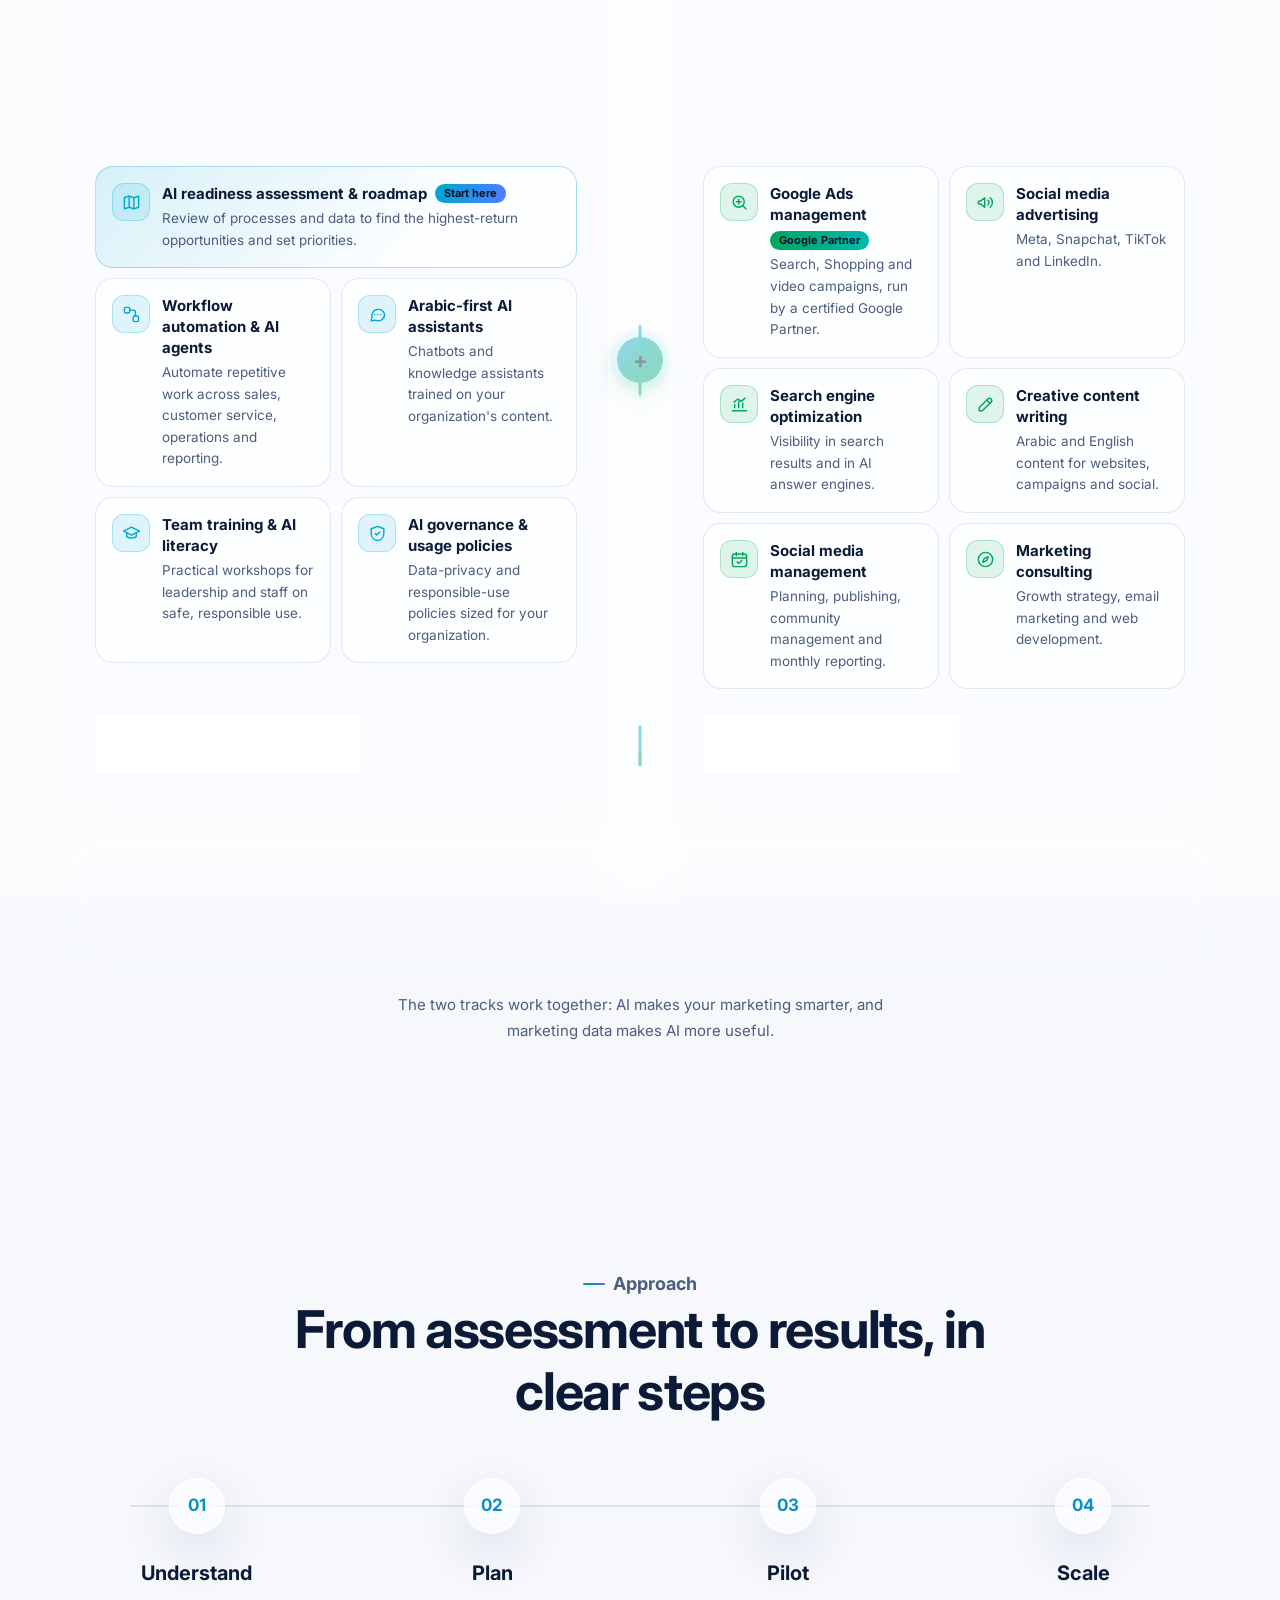
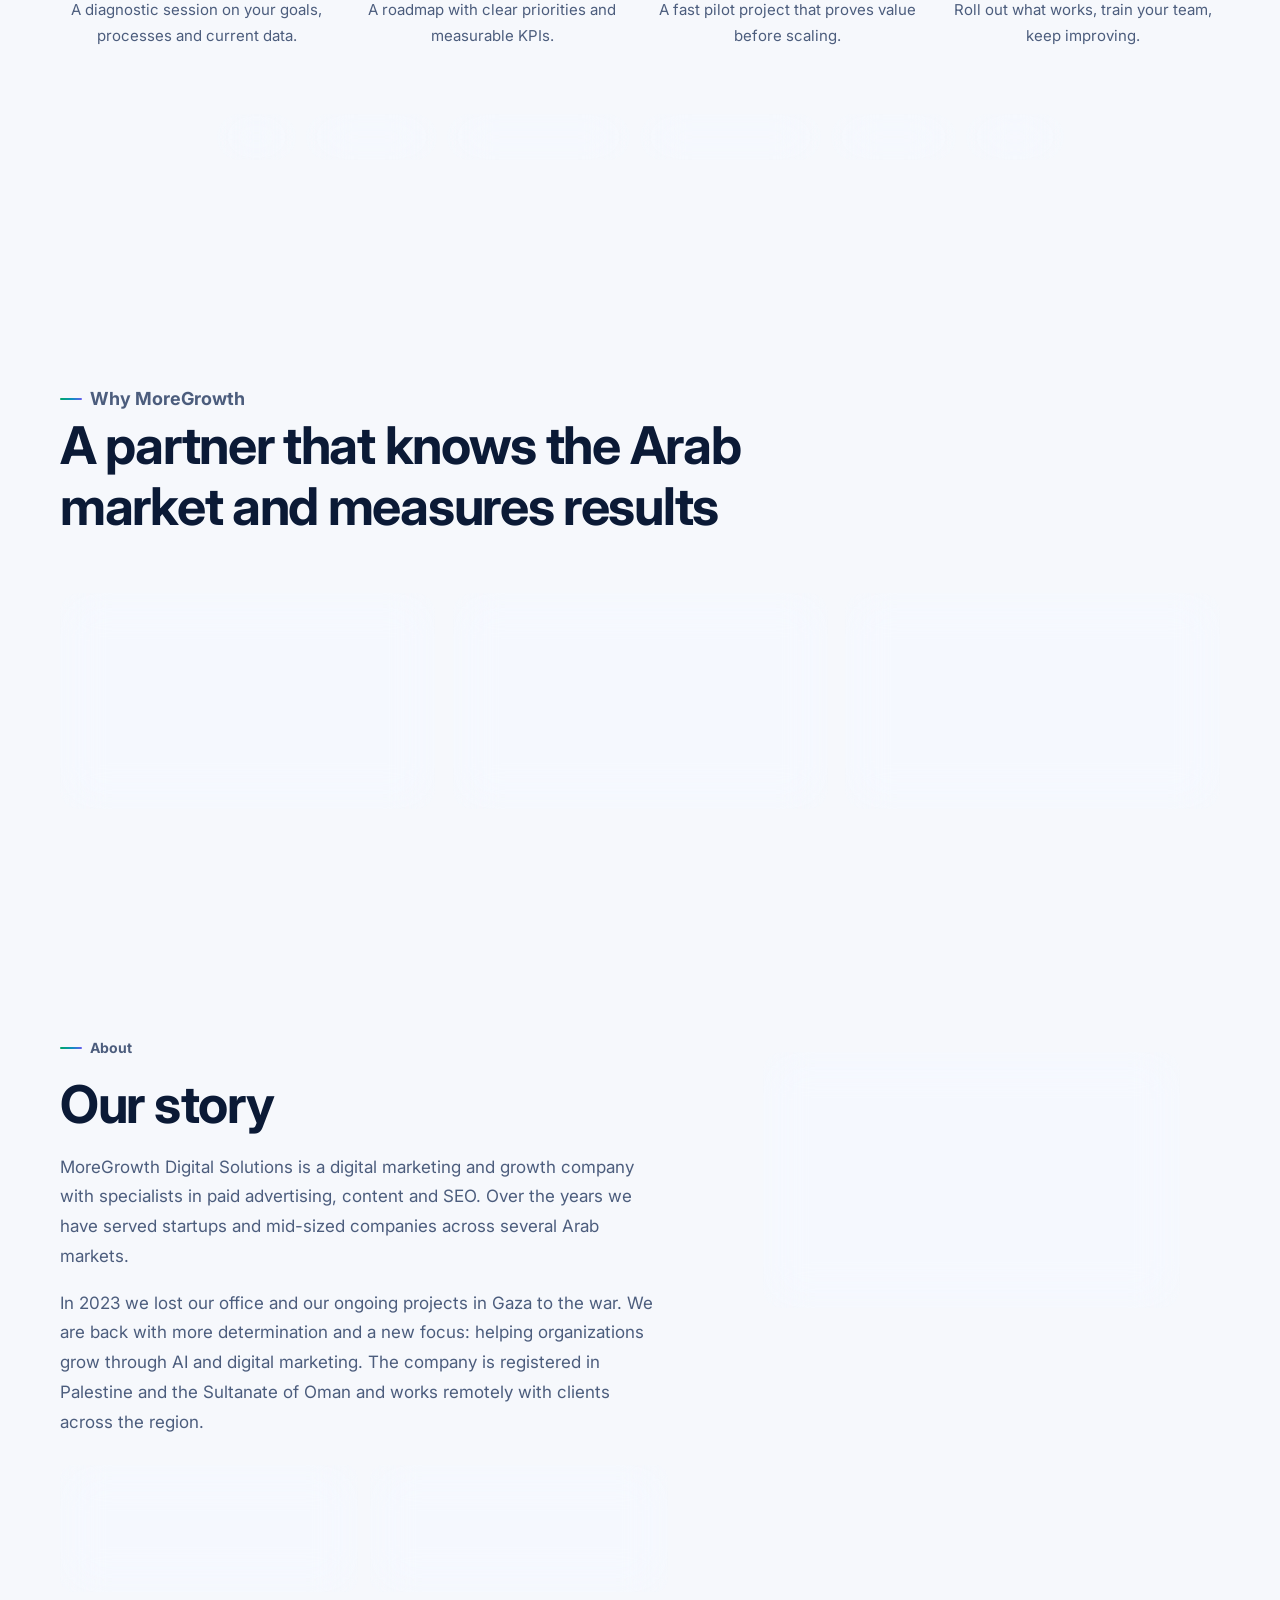
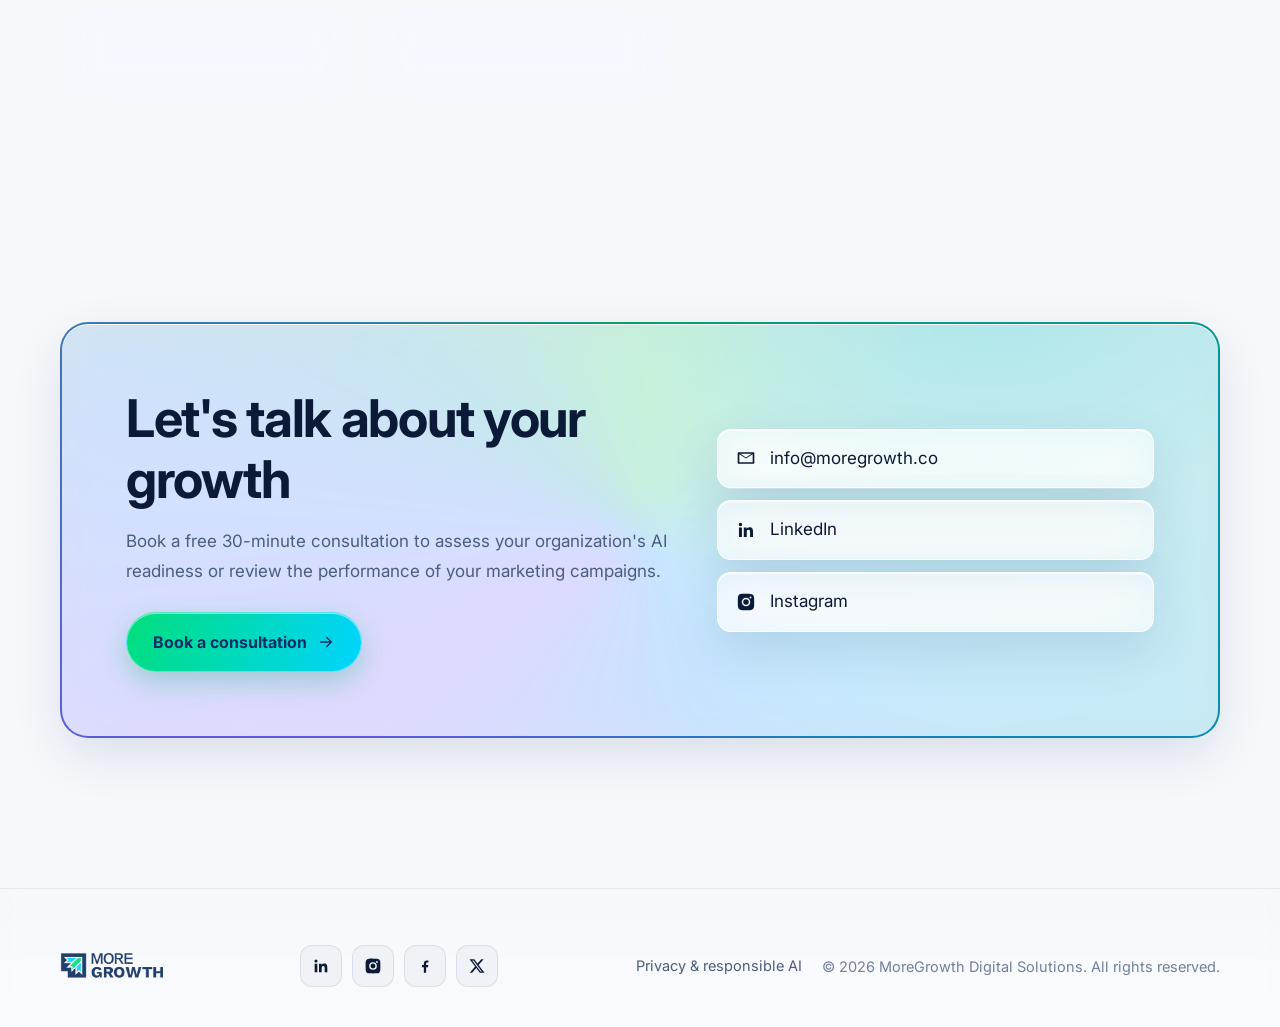
<file: en/index.html>
<!doctype html>
<html lang="en" dir="ltr">
<head>
<meta charset="utf-8">
<script>window.dataLayer=window.dataLayer||[];function gtag(){dataLayer.push(arguments);}gtag('consent','default',{ad_storage:'denied',ad_user_data:'denied',ad_personalization:'denied',analytics_storage:'denied',wait_for_update:500});try{if(localStorage.getItem('mg-consent')==='granted')gtag('consent','update',{ad_storage:'granted',ad_user_data:'granted',ad_personalization:'granted',analytics_storage:'granted'})}catch(e){}</script>
<!-- Google Tag Manager -->
<script>(function(w,d,s,l,i){w[l]=w[l]||[];w[l].push({'gtm.start':new Date().getTime(),event:'gtm.js'});var f=d.getElementsByTagName(s)[0],j=d.createElement(s),dl=l!='dataLayer'?'&l='+l:'';j.async=true;j.src='https://www.googletagmanager.com/gtm.js?id='+i+dl;f.parentNode.insertBefore(j,f);})(window,document,'script','dataLayer','GTM-PMZVHFF');</script>
<!-- End Google Tag Manager -->
<meta name="viewport" content="width=device-width, initial-scale=1">
<title>MoreGrowth Digital Solutions | Enterprise AI Transformation & Digital Marketing</title>
<meta name="description" content="MoreGrowth Digital Solutions is a Google Partner agency helping organizations adopt AI and grow revenue through paid advertising, SEO, content writing and marketing consulting.">
<link rel="canonical" href="https://moregrowth.co/en/">
<link rel="alternate" hreflang="ar" href="https://moregrowth.co/">
<link rel="alternate" hreflang="en" href="https://moregrowth.co/en/">
<link rel="alternate" hreflang="nl" href="https://moregrowth.co/nl/">
<link rel="alternate" hreflang="x-default" href="https://moregrowth.co/">
<meta property="og:type" content="website">
<meta property="og:title" content="MoreGrowth Digital Solutions | Enterprise AI Transformation & Digital Marketing">
<meta property="og:description" content="MoreGrowth Digital Solutions is a Google Partner agency helping organizations adopt AI and grow revenue through paid advertising, SEO, content writing and marketing consulting.">
<meta property="og:url" content="https://moregrowth.co/en/">
<meta property="og:locale" content="en_US">
<meta property="og:image" content="https://moregrowth.co/assets/og.png">
<meta name="twitter:card" content="summary_large_image">
<meta name="twitter:site" content="@moregrowthco">
<meta name="theme-color" content="#050b1a">
<meta name="color-scheme" content="dark light">
<script>(function(){try{var t=localStorage.getItem("mg-theme");if(t==="light"||t==="dark")document.documentElement.setAttribute("data-theme",t)}catch(e){}})()</script>
<link rel="icon" type="image/png" href="../assets/favicon.png">
<link rel="apple-touch-icon" href="../assets/apple-touch-icon.png">
<link rel="preconnect" href="https://fonts.googleapis.com">
<link rel="preconnect" href="https://fonts.gstatic.com" crossorigin>
<link href="https://fonts.googleapis.com/css2?family=IBM+Plex+Sans+Arabic:wght@400;500;600;700&family=Inter:wght@400;500;600;700&display=swap" rel="stylesheet">
<link rel="stylesheet" href="../assets/style.css">
<link rel="stylesheet" href="../assets/glass.css">
<link rel="stylesheet" href="../assets/tracks.css">
<script>document.documentElement.classList.add('js')</script>
<script type="application/ld+json">{"@context":"https://schema.org","@type":"ProfessionalService","name":"MoreGrowth Digital Solutions","alternateName":"مورجروث للحلول الرقمية","url":"https://moregrowth.co/","email":"info@moregrowth.co","logo":"https://moregrowth.co/assets/favicon.png","areaServed":"Middle East and North Africa","sameAs":["https://www.linkedin.com/company/moregrowthco","https://www.instagram.com/moregrowthco/","https://www.facebook.com/moregrowthco/","https://twitter.com/moregrowthco/","https://www.google.com/partners/agency?id=5882315022"]}</script>
</head>
<body>
<!-- Google Tag Manager (noscript) -->
<noscript><iframe src="https://www.googletagmanager.com/ns.html?id=GTM-PMZVHFF" height="0" width="0" style="display:none;visibility:hidden"></iframe></noscript>
<!-- End Google Tag Manager (noscript) -->
<a class="skip" href="#main">Skip to content</a>
<div class="progress" aria-hidden="true"></div>
<div class="ambient" aria-hidden="true"><div class="blob b1"></div><div class="blob b2"></div><div class="blob b3"></div><div class="grid"></div></div>

<header class="site-header">
  <div class="wrap">
    <nav class="nav" aria-label="main">
      <a class="brand" href="/en/"><img class="logo-d" src="../assets/logo-white.png" alt="MoreGrowth" width="640" height="162"><img class="logo-l" src="../assets/logo-navy.png" alt="MoreGrowth" width="640" height="162"></a>
      <button class="menu-btn" aria-expanded="false" aria-controls="nav-links" aria-label="Menu"><span></span><span></span><span></span></button>
      <ul class="nav-links" id="nav-links">
        <li><a href="#services">Services</a></li><li><a href="#approach">Approach</a></li><li><a href="#about">About</a></li><li><a href="#contact">Contact</a></li>
        <li class="langs-li"><details class="lang-dd"><summary aria-label="Language: English"><svg class="i-globe" viewBox="0 0 24 24" aria-hidden="true"><circle cx="12" cy="12" r="9"/><path d="M3 12h18M12 3c2.5 2.7 3.8 5.7 3.8 9s-1.3 6.3-3.8 9c-2.5-2.7-3.8-5.7-3.8-9S9.5 5.7 12 3Z"/></svg><span>EN</span><svg class="i-chev" viewBox="0 0 24 24" aria-hidden="true"><path d="m6 9 6 6 6-6"/></svg></summary><ul><li><a href="/" hreflang="ar" lang="ar"><span>العربية</span><b>عربي</b></a></li><li><a href="/en/" hreflang="en" lang="en" aria-current="page"><span>English</span><b>EN</b></a></li><li><a href="/nl/" hreflang="nl" lang="nl"><span>Nederlands</span><b>NL</b></a></li></ul></details></li>
        <li><button class="theme-btn" type="button" aria-label="Toggle light and dark mode" title="Toggle light and dark mode"><svg class="i-sun" viewBox="0 0 24 24" aria-hidden="true"><circle cx="12" cy="12" r="4"/><path d="M12 2v2M12 20v2M4.9 4.9l1.4 1.4M17.7 17.7l1.4 1.4M2 12h2M20 12h2M4.9 19.1l1.4-1.4M17.7 6.3l1.4-1.4"/></svg><svg class="i-moon" viewBox="0 0 24 24" aria-hidden="true"><path d="M21 12.8A9 9 0 1 1 11.2 3a7 7 0 0 0 9.8 9.8Z"/></svg></button></li>
        <li><a class="nav-cta" href="mailto:info@moregrowth.co?subject=Consultation%20request%20from%20moregrowth.co" data-consult>Book a consultation</a></li>
      </ul>
    </nav>
  </div>
</header>

<main id="main">
<section class="hero">
  <canvas id="neural" aria-hidden="true"></canvas>
  <div class="wrap hero-grid">
    <div>
      <a class="pill" href="#services" data-reveal><b>New</b>Enterprise AI transformation services</a>
      <h1 data-reveal style="--d:.08s">We reshape your <span class="rotator grad" aria-live="polite"><span class="on">marketing</span><span class="">sales</span><span class="">operations</span><span class="">customer service</span></span><br>with <span class="grad">AI</span></h1>
      <p class="lead" data-reveal style="--d:.16s">MoreGrowth Digital Solutions helps organizations across the Arab world adopt AI in practical ways, turning it into saved time, lower costs and real revenue growth, backed by our track record in digital marketing and paid advertising.</p>
      <div class="btns" data-reveal style="--d:.24s">
        <a class="btn btn-primary" href="mailto:info@moregrowth.co?subject=Consultation%20request%20from%20moregrowth.co" data-consult="ai">Get a free AI readiness check <svg class="arrow" viewBox="0 0 24 24" fill="none" stroke="currentColor" stroke-width="2" stroke-linecap="round" stroke-linejoin="round" aria-hidden="true"><path d="M5 12h14M13 6l6 6-6 6"/></svg></a>
        <a class="btn btn-ghost" href="#services">Explore services</a>
      </div>
      <div class="trust" data-reveal style="--d:.32s">
        <a href="https://www.google.com/partners/agency?id=5882315022" target="_blank" rel="noopener"><svg class="g-dot" viewBox="0 0 48 48" aria-hidden="true"><path fill="#4285F4" d="M45.1 24.5c0-1.6-.1-3.1-.4-4.5H24v8.5h11.8c-.5 2.8-2.1 5.1-4.4 6.7v5.6h7.1c4.2-3.8 6.6-9.5 6.6-16.3Z"/><path fill="#34A853" d="M24 46c5.9 0 10.9-2 14.5-5.3l-7.1-5.5c-2 1.3-4.5 2.1-7.4 2.1-5.7 0-10.6-3.9-12.3-9.1H4.4v5.7C8 41 15.4 46 24 46Z"/><path fill="#FBBC05" d="M11.7 28.2c-.4-1.3-.7-2.7-.7-4.2s.3-2.9.7-4.2v-5.7H4.4A22 22 0 0 0 2 24c0 3.5.8 6.9 2.4 9.9l7.3-5.7Z"/><path fill="#EA4335" d="M24 10.7c3.2 0 6.1 1.1 8.4 3.3l6.3-6.3C34.9 4.2 29.9 2 24 2 15.4 2 8 7 4.4 14.1l7.3 5.7c1.7-5.2 6.6-9.1 12.3-9.1Z"/></svg><span>Google Ads Partner: verify our status</span></a>
      </div>
    </div>
    <div class="console" data-reveal="zoom" style="--d:.2s" aria-hidden="true">
      <div class="console-in">
        <div class="console-bar"><i></i><i></i><i></i>&nbsp; MoreGrowth AI Assistant<span><b class="live"></b>Online</span></div>
        <div class="console-body"><div class="msg user">Which campaigns are draining our budget this month?</div><div class="msg ai"><small>MoreGrowth AI Assistant</small>I analyzed 4 active campaigns. Generic Search uses 38% of spend at a low return. Suggested reallocation:<div class="bars"><div class="bar"><span>Brand search</span><div><i style="--w:82%"></i></div><span>82%</span></div><div class="bar"><span>Remarketing</span><div><i style="--w:64%"></i></div><span>64%</span></div><div class="bar"><span>Shopping</span><div><i style="--w:47%"></i></div><span>47%</span></div></div></div><div class="msg user">Great, draft 3 new Arabic ads</div><div class="msg ai"><small>MoreGrowth AI Assistant</small>Done ✓ 3 ad variants written and a draft report sent to your team for review.</div><div class="msg ai typing-row" style="display:none;opacity:1;transform:none;width:max-content"><span class="typing"><i></i><i></i><i></i></span></div></div>
        <div class="console-note">Illustrative example of an assistant we can build for you</div>
      </div>
    </div>
  </div>
  <div class="scroll-cue" aria-hidden="true"></div>
</section>

<div class="clients">
  <p data-reveal>Companies and organizations we have worked with</p>
  <div class="marquee" data-reveal style="--d:.1s">
    <div class="track"><div class="logo-tile"><img src="../assets/clients/unrwa.png" alt="UNRWA" loading="lazy" height="56" draggable="false"></div><div class="logo-tile"><img src="../assets/clients/jawwal.png" alt="Jawwal" loading="lazy" height="56" draggable="false"></div><div class="logo-tile"><img src="../assets/clients/lucidya.png" alt="Lucidya" loading="lazy" height="56" draggable="false"></div><div class="logo-tile"><img src="../assets/clients/jahez.png" alt="Jahez" loading="lazy" height="56" draggable="false"></div><div class="logo-tile"><img src="../assets/clients/osarh.png" alt="OSARH" loading="lazy" height="56" draggable="false"></div><div class="logo-tile"><img src="../assets/clients/ucasti.png" alt="UCAS Technology Incubator" loading="lazy" height="56" draggable="false"></div><div class="logo-tile"><img src="../assets/clients/gsg.png" alt="Gaza Sky Geeks" loading="lazy" height="56" draggable="false"></div><div class="logo-tile"><img src="../assets/clients/bti.png" alt="Business & Technology Incubator" loading="lazy" height="56" draggable="false"></div><div class="logo-tile"><img src="../assets/clients/neo.png" alt="NEO" loading="lazy" height="56" draggable="false"></div><div class="logo-tile"><img src="../assets/clients/necklace.png" alt="Necklace" loading="lazy" height="56" draggable="false"></div><div class="logo-tile"><img src="../assets/clients/gulf-co.png" alt="The Gulf Co." loading="lazy" height="56" draggable="false"></div><div class="logo-tile"><img src="../assets/clients/b2bmerx.png" alt="B2Bmerx" loading="lazy" height="56" draggable="false"></div><div class="logo-tile"><img src="../assets/clients/gulf-store.png" alt="Gulf Store" loading="lazy" height="56" draggable="false"></div><div class="logo-tile"><img src="../assets/clients/one-studio.png" alt="One Studio" loading="lazy" height="56" draggable="false"></div><span aria-hidden="true" style="display:contents"><div class="logo-tile"><img src="../assets/clients/unrwa.png" alt="" data-alt="UNRWA" loading="lazy" height="56" draggable="false"></div><div class="logo-tile"><img src="../assets/clients/jawwal.png" alt="" data-alt="Jawwal" loading="lazy" height="56" draggable="false"></div><div class="logo-tile"><img src="../assets/clients/lucidya.png" alt="" data-alt="Lucidya" loading="lazy" height="56" draggable="false"></div><div class="logo-tile"><img src="../assets/clients/jahez.png" alt="" data-alt="Jahez" loading="lazy" height="56" draggable="false"></div><div class="logo-tile"><img src="../assets/clients/osarh.png" alt="" data-alt="OSARH" loading="lazy" height="56" draggable="false"></div><div class="logo-tile"><img src="../assets/clients/ucasti.png" alt="" data-alt="UCAS Technology Incubator" loading="lazy" height="56" draggable="false"></div><div class="logo-tile"><img src="../assets/clients/gsg.png" alt="" data-alt="Gaza Sky Geeks" loading="lazy" height="56" draggable="false"></div><div class="logo-tile"><img src="../assets/clients/bti.png" alt="" data-alt="Business & Technology Incubator" loading="lazy" height="56" draggable="false"></div><div class="logo-tile"><img src="../assets/clients/neo.png" alt="" data-alt="NEO" loading="lazy" height="56" draggable="false"></div><div class="logo-tile"><img src="../assets/clients/necklace.png" alt="" data-alt="Necklace" loading="lazy" height="56" draggable="false"></div><div class="logo-tile"><img src="../assets/clients/gulf-co.png" alt="" data-alt="The Gulf Co." loading="lazy" height="56" draggable="false"></div><div class="logo-tile"><img src="../assets/clients/b2bmerx.png" alt="" data-alt="B2Bmerx" loading="lazy" height="56" draggable="false"></div><div class="logo-tile"><img src="../assets/clients/gulf-store.png" alt="" data-alt="Gulf Store" loading="lazy" height="56" draggable="false"></div><div class="logo-tile"><img src="../assets/clients/one-studio.png" alt="" data-alt="One Studio" loading="lazy" height="56" draggable="false"></div></span></div>
  </div>
</div>

<section id="services">
  <div class="wrap">
    <div class="section-head">
      <p class="kicker">Services</p>
      <h2 class="split">Two tracks for your growth</h2>
      <p data-reveal>We combine years of hands-on marketing experience with applied AI know-how, so technology serves your business goals, not the other way round.</p>
    </div>
    <div class="tk-tracks">
      <article class="tk-panel ai" data-reveal data-tilt>
        <div class="tk-ring" aria-hidden="true"></div><div class="tk-spot" aria-hidden="true"></div>
        <div class="tk-top">
          <div class="tk-orb" aria-hidden="true"><span></span><svg viewBox="0 0 24 24" aria-hidden="true"><path d="M12 3l1.8 5.2L19 10l-5.2 1.8L12 17l-1.8-5.2L5 10l5.2-1.8L12 3Z"/><path d="M19 16l.7 2.3L22 19l-2.3.7L19 22l-.7-2.3L16 19l2.3-.7L19 16Z"/></svg></div>
          <div class="tk-meta"><span class="tk-num">Track 01</span><span class="tk-tag">AI transformation</span></div>
        </div>
        <h3>AI for organizations</h3>
        <p class="tk-lead">From idea to implementation: we find where AI creates real value in your organization and build it with you, step by step.</p>
        <ul class="tk-grid"><li class="tk-tile feat" style="--i:0"><span class="tk-ic"><svg viewBox="0 0 24 24" aria-hidden="true"><path d="M9 4 3 6v14l6-2 6 2 6-2V4l-6 2-6-2Z"/><path d="M9 4v14M15 6v14"/></svg></span><div><strong>AI readiness assessment & roadmap<span class="tk-badge">Start here</span></strong><span>Review of processes and data to find the highest-return opportunities and set priorities.</span></div></li><li class="tk-tile" style="--i:1"><span class="tk-ic"><svg viewBox="0 0 24 24" aria-hidden="true"><rect x="3" y="3" width="7" height="7" rx="2"/><rect x="14" y="14" width="7" height="7" rx="2"/><path d="M10 6.5h4a3 3 0 0 1 3 3V14"/></svg></span><div><strong>Workflow automation & AI agents</strong><span>Automate repetitive work across sales, customer service, operations and reporting.</span></div></li><li class="tk-tile" style="--i:2"><span class="tk-ic"><svg viewBox="0 0 24 24" aria-hidden="true"><path d="M21 12a8 8 0 0 1-11.6 7.1L4 20l1-4.6A8 8 0 1 1 21 12Z"/><path d="M8.5 12h.01M12 12h.01M15.5 12h.01"/></svg></span><div><strong>Arabic-first AI assistants</strong><span>Chatbots and knowledge assistants trained on your organization's content.</span></div></li><li class="tk-tile" style="--i:3"><span class="tk-ic"><svg viewBox="0 0 24 24" aria-hidden="true"><path d="M2 9l10-5 10 5-10 5L2 9Z"/><path d="M6 11v5c3 2.5 9 2.5 12 0v-5"/></svg></span><div><strong>Team training & AI literacy</strong><span>Practical workshops for leadership and staff on safe, responsible use.</span></div></li><li class="tk-tile" style="--i:4"><span class="tk-ic"><svg viewBox="0 0 24 24" aria-hidden="true"><path d="M12 3l8 3v6c0 4.5-3.4 8.3-8 9-4.6-.7-8-4.5-8-9V6l8-3Z"/><path d="m9 12 2 2 4-4"/></svg></span><div><strong>AI governance & usage policies</strong><span>Data-privacy and responsible-use policies sized for your organization.</span></div></li></ul>
        <a class="tk-cta" href="mailto:info@moregrowth.co?subject=Consultation%20request%20from%20moregrowth.co" data-consult="ai">Get an AI readiness check<svg class="arrow" viewBox="0 0 24 24" fill="none" stroke="currentColor" stroke-width="2" stroke-linecap="round" stroke-linejoin="round" aria-hidden="true"><path d="M5 12h14M13 6l6 6-6 6"/></svg></a>
      </article>
      <div class="tk-bridge" aria-hidden="true">
        <svg class="tk-flow" viewBox="0 0 40 400" preserveAspectRatio="none"><path class="rail" d="M20 0V400"/><path class="pulse up" d="M20 400V0"/><path class="pulse down" d="M20 0V400"/></svg>
        <div class="tk-knot">+</div>
      </div>
      <article class="tk-panel mk" data-reveal data-tilt style="--d:.12s">
        <div class="tk-ring" aria-hidden="true"></div><div class="tk-spot" aria-hidden="true"></div>
        <div class="tk-top">
          <div class="tk-orb" aria-hidden="true"><span></span><svg viewBox="0 0 24 24" aria-hidden="true"><path d="M3 20h18"/><path d="M6 16v-4M11 16V8M16 16v-6"/><path d="m5 9 5-4 4 3 5-4"/></svg></div>
          <div class="tk-meta"><span class="tk-num">Track 02</span><span class="tk-tag">Digital marketing</span></div>
        </div>
        <h3>Data-driven marketing & growth</h3>
        <p class="tk-lead">The core services we built our reputation on, now amplified with AI tools.</p>
        <ul class="tk-grid"><li class="tk-tile" style="--i:0"><span class="tk-ic"><svg viewBox="0 0 24 24" aria-hidden="true"><circle cx="11" cy="11" r="7"/><path d="m20 20-3.5-3.5"/><path d="M8 11h6M11 8v6"/></svg></span><div><strong>Google Ads management<span class="tk-badge">Google Partner</span></strong><span>Search, Shopping and video campaigns, run by a certified Google Partner.</span></div></li><li class="tk-tile" style="--i:1"><span class="tk-ic"><svg viewBox="0 0 24 24" aria-hidden="true"><path d="M3 11v2a1 1 0 0 0 1 1h2l5 4V6L6 10H4a1 1 0 0 0-1 1Z"/><path d="M15 9a4 4 0 0 1 0 6M18 6a8 8 0 0 1 0 12"/></svg></span><div><strong>Social media advertising</strong><span>Meta, Snapchat, TikTok and LinkedIn.</span></div></li><li class="tk-tile" style="--i:2"><span class="tk-ic"><svg viewBox="0 0 24 24" aria-hidden="true"><path d="M3 20h18"/><path d="M6 16v-4M11 16V8M16 16v-6"/><path d="m5 9 5-4 4 3 5-4"/></svg></span><div><strong>Search engine optimization</strong><span>Visibility in search results and in AI answer engines.</span></div></li><li class="tk-tile" style="--i:3"><span class="tk-ic"><svg viewBox="0 0 24 24" aria-hidden="true"><path d="M4 20h4L19 9a2.8 2.8 0 0 0-4-4L4 16v4Z"/><path d="m13.5 6.5 4 4"/></svg></span><div><strong>Creative content writing</strong><span>Arabic and English content for websites, campaigns and social.</span></div></li><li class="tk-tile" style="--i:4"><span class="tk-ic"><svg viewBox="0 0 24 24" aria-hidden="true"><rect x="3" y="5" width="18" height="16" rx="3"/><path d="M3 10h18M8 3v4M16 3v4"/><path d="m9 15 2 2 4-4"/></svg></span><div><strong>Social media management</strong><span>Planning, publishing, community management and monthly reporting.</span></div></li><li class="tk-tile" style="--i:5"><span class="tk-ic"><svg viewBox="0 0 24 24" aria-hidden="true"><circle cx="12" cy="12" r="9"/><path d="m15.5 8.5-2 5-5 2 2-5 5-2Z"/></svg></span><div><strong>Marketing consulting</strong><span>Growth strategy, email marketing and web development.</span></div></li></ul>
        <a class="tk-cta" href="mailto:info@moregrowth.co?subject=Consultation%20request%20from%20moregrowth.co" data-consult="mk">Plan your next campaign<svg class="arrow" viewBox="0 0 24 24" fill="none" stroke="currentColor" stroke-width="2" stroke-linecap="round" stroke-linejoin="round" aria-hidden="true"><path d="M5 12h14M13 6l6 6-6 6"/></svg></a>
      </article>
    </div>
    <div class="tk-meet" data-reveal>
      <div class="tk-chip c-ai"><i></i>AI</div>
      <div class="tk-line l1" aria-hidden="true"></div>
      <div class="tk-core"><span class="tk-k">Where they meet</span><strong>AI-powered marketing</strong><span class="tk-d">Content production, campaign analysis, targeting and personalization at scale.</span></div>
      <div class="tk-line l2" aria-hidden="true"></div>
      <div class="tk-chip c-mk"><i></i>Marketing</div>
    </div>
    <p class="tk-note" data-reveal>The two tracks work together: AI makes your marketing smarter, and marketing data makes AI more useful.</p>
  </div>
</section>

<section id="approach">
  <div class="wrap">
    <div class="section-head center">
      <p class="kicker">Approach</p>
      <h2 class="split">From assessment to results, in clear steps</h2>
    </div>
    <div class="timeline"><i class="fill" aria-hidden="true"></i><div class="tstep" data-reveal style="--d:0.0s"><div class="dot">01</div><div><h3>Understand</h3><p>A diagnostic session on your goals, processes and current data.</p></div></div><div class="tstep" data-reveal style="--d:0.1s"><div class="dot">02</div><div><h3>Plan</h3><p>A roadmap with clear priorities and measurable KPIs.</p></div></div><div class="tstep" data-reveal style="--d:0.2s"><div class="dot">03</div><div><h3>Pilot</h3><p>A fast pilot project that proves value before scaling.</p></div></div><div class="tstep" data-reveal style="--d:0.3s"><div class="dot">04</div><div><h3>Scale</h3><p>Roll out what works, train your team, keep improving.</p></div></div></div>
    <div class="sectors" data-reveal aria-label="Who we work with"><span>SMEs</span><span>E-commerce</span><span>Government entities</span><span>Education & training</span><span>Mobile apps</span><span>Startups</span></div>
  </div>
</section>

<section>
  <div class="wrap">
    <div class="section-head">
      <p class="kicker">Why MoreGrowth</p>
      <h2 class="split">A partner that knows the Arab market and measures results</h2>
    </div>
    <div class="why"><article class="card" data-reveal style="--d:0.0s"><div class="big grad">G</div><h3>Certified Google Partner</h3><p>Officially recognized for managing Google Ads to Google's performance standards.</p></article><article class="card" data-reveal style="--d:0.1s"><div class="big grad">↗</div><h3>Measurable outcomes</h3><p>Every engagement starts with clear KPIs and transparent, regular reporting.</p></article><article class="card" data-reveal style="--d:0.2s"><div class="big grad">Aa</div><h3>Arabic first</h3><p>Content and AI tools that understand your audience's language and culture.</p></article></div>
  </div>
</section>

<section id="about">
  <div class="wrap story">
    <div>
      <p class="kicker">About</p>
      <h2 class="split">Our story</h2>
      <p data-reveal>MoreGrowth Digital Solutions is a digital marketing and growth company with specialists in paid advertising, content and SEO. Over the years we have served startups and mid-sized companies across several Arab markets.</p>
      <p data-reveal>In 2023 we lost our office and our ongoing projects in Gaza to the war. We are back with more determination and a new focus: helping organizations grow through AI and digital marketing. The company is registered in Palestine and the Sultanate of Oman and works remotely with clients across the region.</p>
      <div class="values"><div data-reveal style="--d:0.00s"><strong>Integrity</strong><span>Full transparency in everything we do.</span></div><div data-reveal style="--d:0.07s"><strong>Quality</strong><span>Committed to standards and timelines.</span></div><div data-reveal style="--d:0.14s"><strong>Client satisfaction</strong><span>We aim to exceed expectations.</span></div><div data-reveal style="--d:0.21s"><strong>Continuous growth</strong><span>We learn and evolve with technology.</span></div></div>
    </div>
    <blockquote class="quote" data-reveal="zoom">Our vision: to lead in innovation, keeping pace with the rapid progress of digital marketing and AI in all its modern forms.</blockquote>
  </div>
</section>

<section id="contact">
  <div class="wrap">
    <div class="cta" data-reveal="zoom">
      <div class="cta-in">
        <div>
          <h2 class="split">Let's talk about your growth</h2>
          <p>Book a free 30-minute consultation to assess your organization's AI readiness or review the performance of your marketing campaigns.</p>
          <a class="btn btn-primary" href="mailto:info@moregrowth.co?subject=Consultation%20request%20from%20moregrowth.co" data-consult>Book a consultation <svg class="arrow" viewBox="0 0 24 24" fill="none" stroke="currentColor" stroke-width="2" stroke-linecap="round" stroke-linejoin="round" aria-hidden="true"><path d="M5 12h14M13 6l6 6-6 6"/></svg></a>
        </div>
        <ul class="contact-list">
          <li><a href="mailto:info@moregrowth.co?subject=Consultation%20request%20from%20moregrowth.co"><svg viewBox="0 0 24 24" aria-hidden="true"><path d="M3 5h18a1 1 0 0 1 1 1v12a1 1 0 0 1-1 1H3a1 1 0 0 1-1-1V6a1 1 0 0 1 1-1Zm1 2.4V17h16V7.4l-8 5.3-8-5.3ZM5.2 7 12 11.5 18.8 7H5.2Z"/></svg><span class="ltr">info@moregrowth.co</span></a></li>
          <li><a href="https://www.linkedin.com/company/moregrowthco" target="_blank" rel="noopener"><svg viewBox="0 0 24 24" aria-hidden="true"><path d="M20.45 20.45h-3.56v-5.57c0-1.33-.02-3.04-1.85-3.04-1.86 0-2.14 1.45-2.14 2.94v5.67H9.35V9h3.41v1.56h.05c.48-.9 1.64-1.85 3.37-1.85 3.6 0 4.27 2.37 4.27 5.46v6.28ZM5.34 7.43a2.06 2.06 0 1 1 0-4.13 2.06 2.06 0 0 1 0 4.13ZM7.12 20.45H3.56V9h3.56v11.45Z"/></svg><span>LinkedIn</span></a></li><li><a href="https://www.instagram.com/moregrowthco/" target="_blank" rel="noopener"><svg viewBox="0 0 24 24" aria-hidden="true"><path d="M12 2.2c3.2 0 3.58.01 4.85.07 3.25.15 4.77 1.69 4.92 4.92.06 1.27.07 1.65.07 4.85s-.01 3.58-.07 4.85c-.15 3.23-1.66 4.77-4.92 4.92-1.27.06-1.65.07-4.85.07s-3.58-.01-4.85-.07c-3.26-.15-4.77-1.7-4.92-4.92C2.17 15.58 2.16 15.2 2.16 12s.01-3.58.07-4.85C2.38 3.92 3.9 2.38 7.15 2.23 8.42 2.17 8.8 2.16 12 2.16Zm0 4.68a5.12 5.12 0 1 0 0 10.24 5.12 5.12 0 0 0 0-10.24Zm0 8.45a3.33 3.33 0 1 1 0-6.66 3.33 3.33 0 0 1 0 6.66Zm5.34-9.87a1.2 1.2 0 1 0 0 2.4 1.2 1.2 0 0 0 0-2.4Z"/></svg><span>Instagram</span></a></li>
        </ul>
      </div>
    </div>
  </div>
</section>
</main>

<footer>
  <div class="wrap foot">
    <img class="logo-d" src="../assets/logo-white.png" alt="MoreGrowth" width="640" height="162" loading="lazy"><img class="logo-l" src="../assets/logo-navy.png" alt="MoreGrowth" width="640" height="162" loading="lazy">
    <div class="socials"><a href="https://www.linkedin.com/company/moregrowthco" target="_blank" rel="noopener" aria-label="LinkedIn"><svg viewBox="0 0 24 24" aria-hidden="true"><path d="M20.45 20.45h-3.56v-5.57c0-1.33-.02-3.04-1.85-3.04-1.86 0-2.14 1.45-2.14 2.94v5.67H9.35V9h3.41v1.56h.05c.48-.9 1.64-1.85 3.37-1.85 3.6 0 4.27 2.37 4.27 5.46v6.28ZM5.34 7.43a2.06 2.06 0 1 1 0-4.13 2.06 2.06 0 0 1 0 4.13ZM7.12 20.45H3.56V9h3.56v11.45Z"/></svg></a><a href="https://www.instagram.com/moregrowthco/" target="_blank" rel="noopener" aria-label="Instagram"><svg viewBox="0 0 24 24" aria-hidden="true"><path d="M12 2.2c3.2 0 3.58.01 4.85.07 3.25.15 4.77 1.69 4.92 4.92.06 1.27.07 1.65.07 4.85s-.01 3.58-.07 4.85c-.15 3.23-1.66 4.77-4.92 4.92-1.27.06-1.65.07-4.85.07s-3.58-.01-4.85-.07c-3.26-.15-4.77-1.7-4.92-4.92C2.17 15.58 2.16 15.2 2.16 12s.01-3.58.07-4.85C2.38 3.92 3.9 2.38 7.15 2.23 8.42 2.17 8.8 2.16 12 2.16Zm0 4.68a5.12 5.12 0 1 0 0 10.24 5.12 5.12 0 0 0 0-10.24Zm0 8.45a3.33 3.33 0 1 1 0-6.66 3.33 3.33 0 0 1 0 6.66Zm5.34-9.87a1.2 1.2 0 1 0 0 2.4 1.2 1.2 0 0 0 0-2.4Z"/></svg></a><a href="https://www.facebook.com/moregrowthco/" target="_blank" rel="noopener" aria-label="Facebook"><svg viewBox="0 0 24 24" aria-hidden="true"><path d="M13.5 21v-7.5h2.53l.38-2.94H13.5V8.69c0-.85.24-1.43 1.46-1.43h1.56V4.63a21 21 0 0 0-2.27-.12c-2.25 0-3.79 1.37-3.79 3.89v2.17H7.92v2.94h2.54V21h3.04Z"/></svg></a><a href="https://twitter.com/moregrowthco/" target="_blank" rel="noopener" aria-label="X (Twitter)"><svg viewBox="0 0 24 24" aria-hidden="true"><path d="M17.75 3h3.07l-6.71 7.67L22 21h-6.18l-4.84-6.33L5.44 21H2.37l7.18-8.2L2 3h6.33l4.38 5.79L17.75 3Zm-1.08 16.18h1.7L7.4 4.73H5.58l11.09 14.45Z"/></svg></a></div>
    <div class="foot-meta"><a class="foot-link" href="/en/privacy/">Privacy & responsible AI</a><span>© <span id="y">2026</span> MoreGrowth Digital Solutions. All rights reserved.</span></div>
  </div>
</footer>
<script src="../assets/main.js" defer></script>
</body>
</html>
</file>
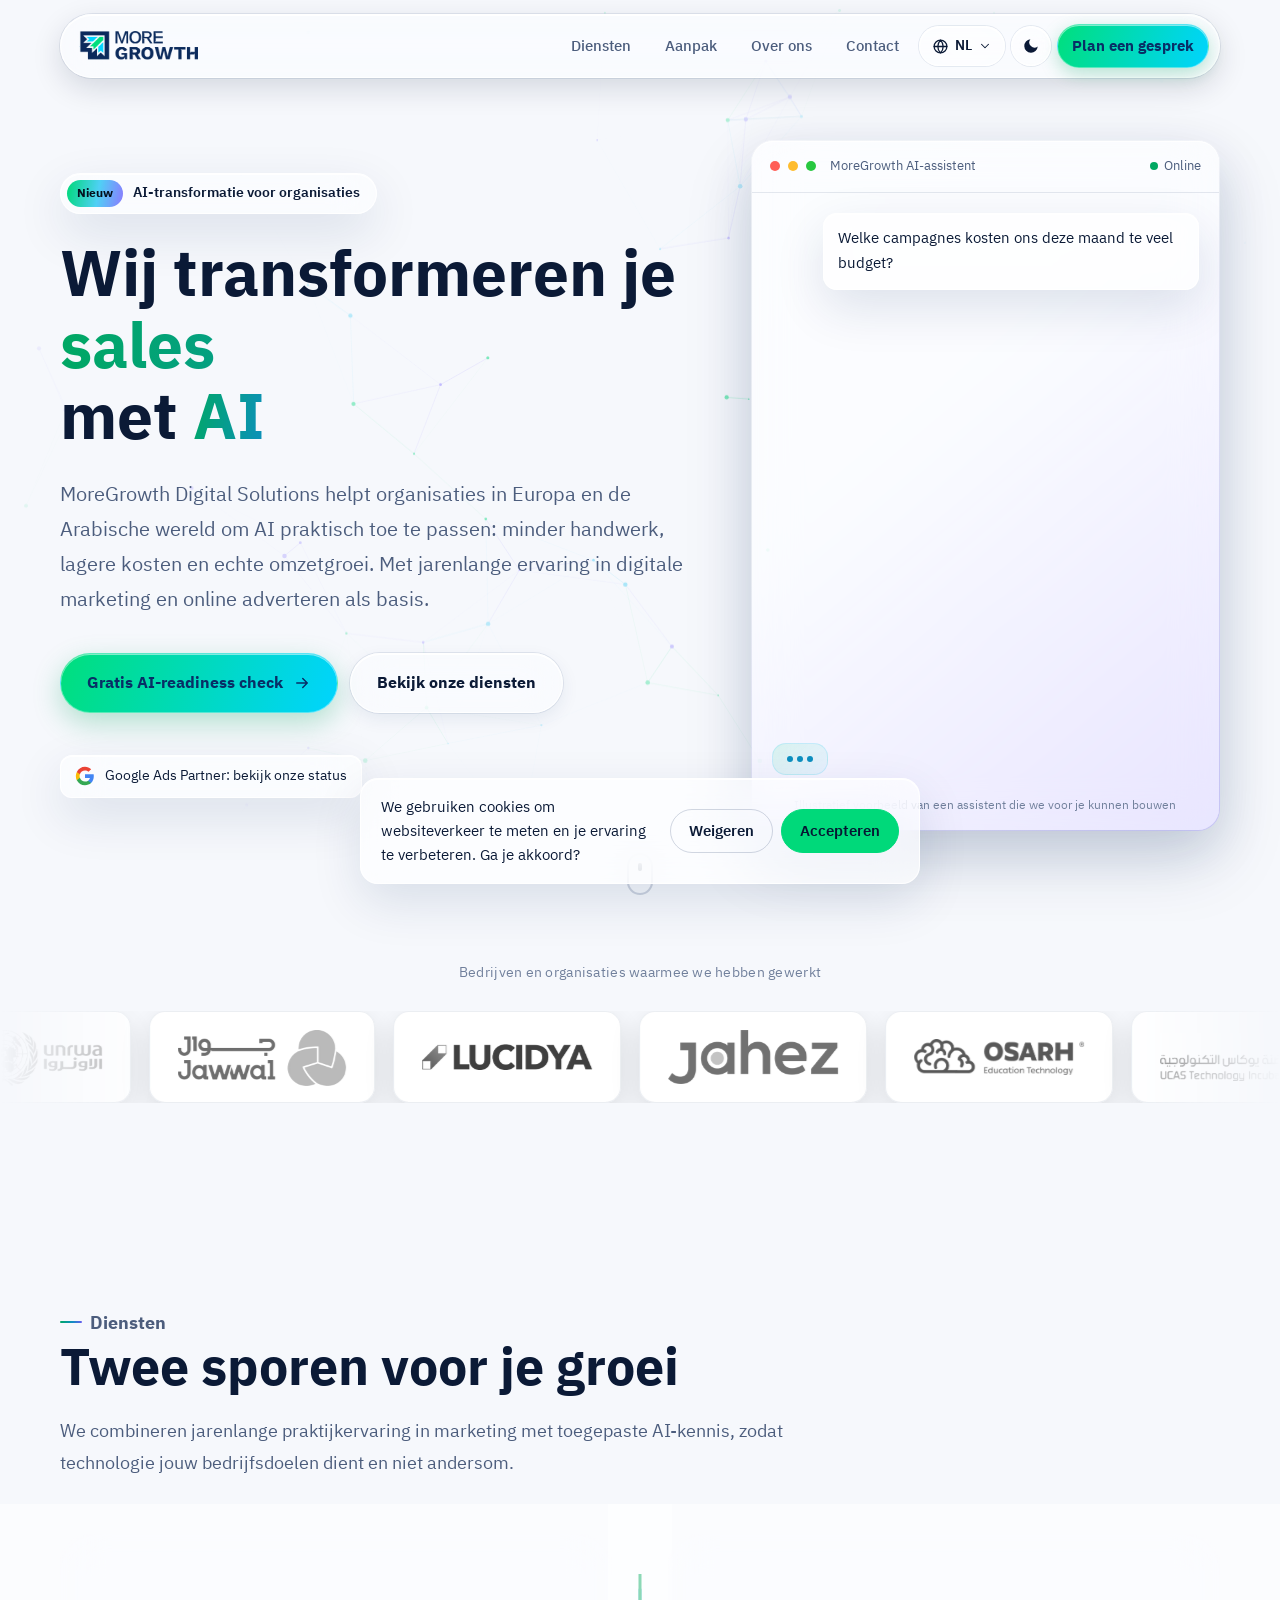
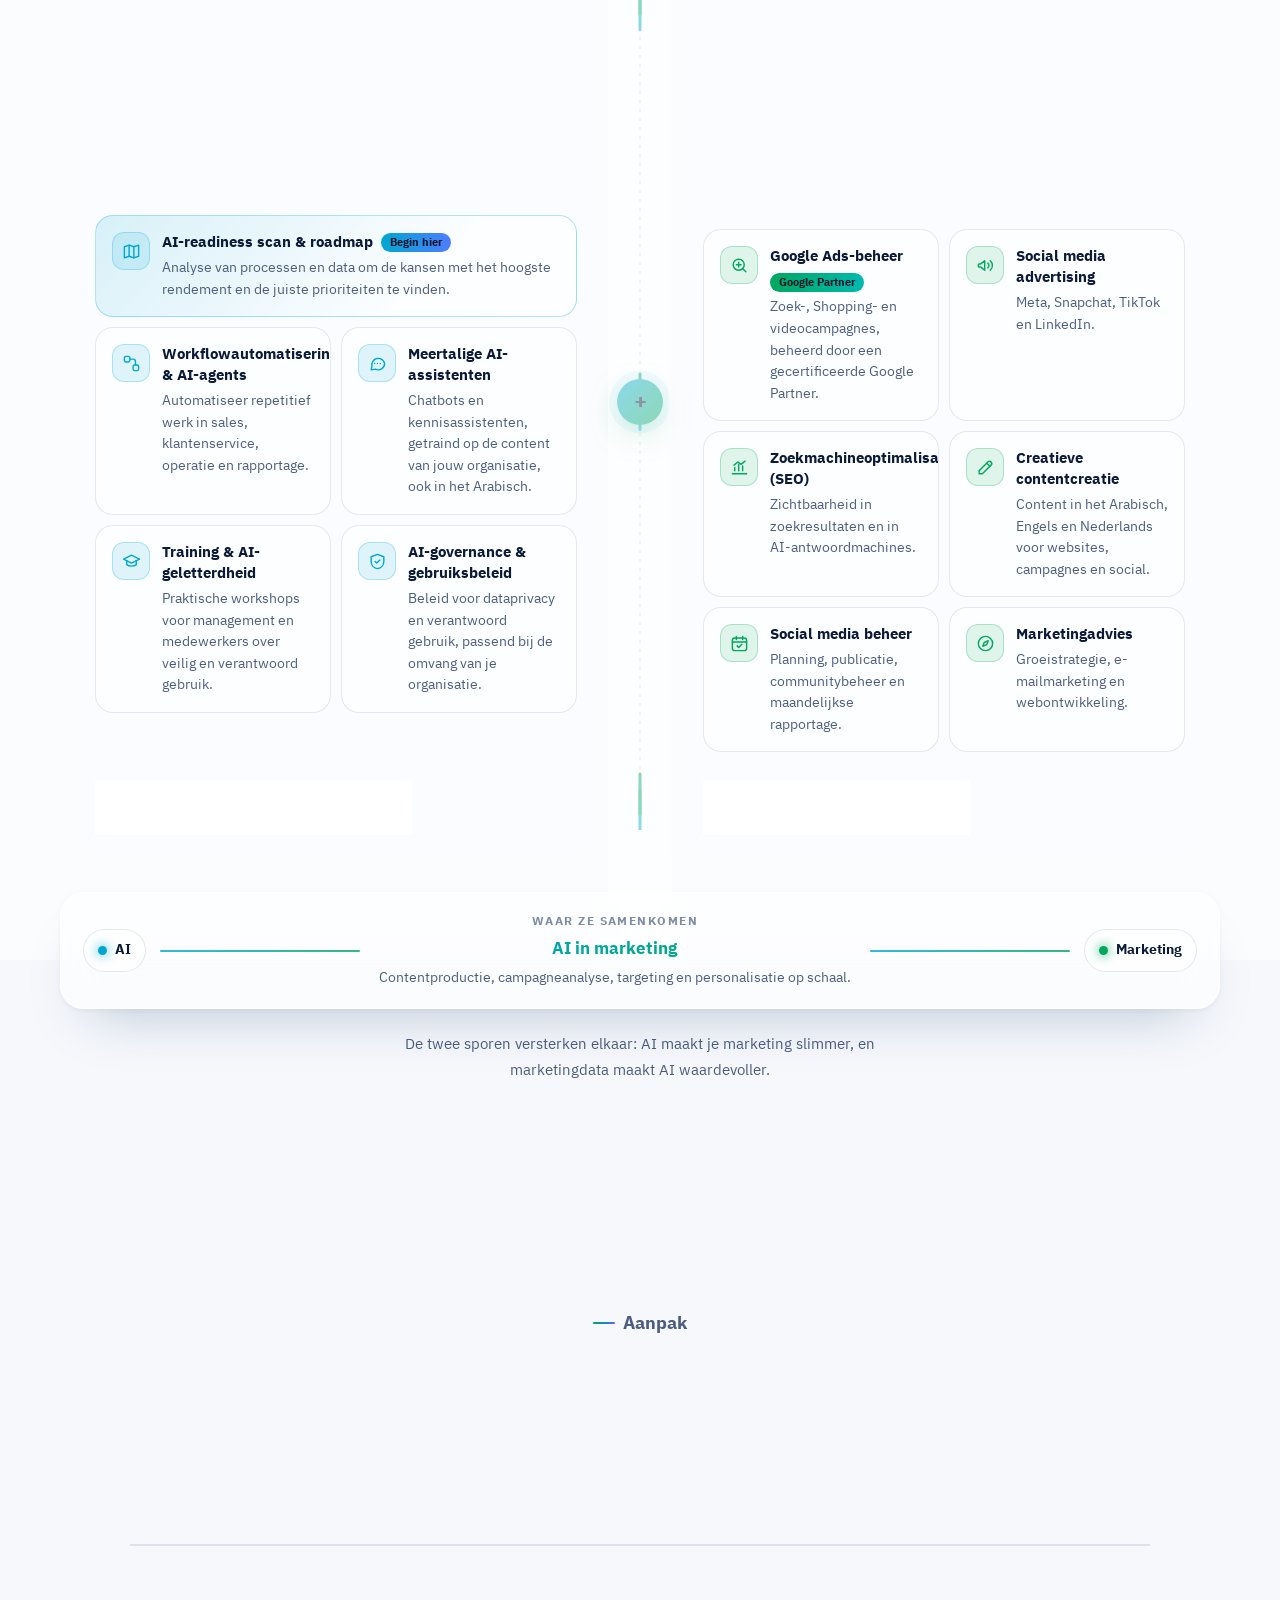
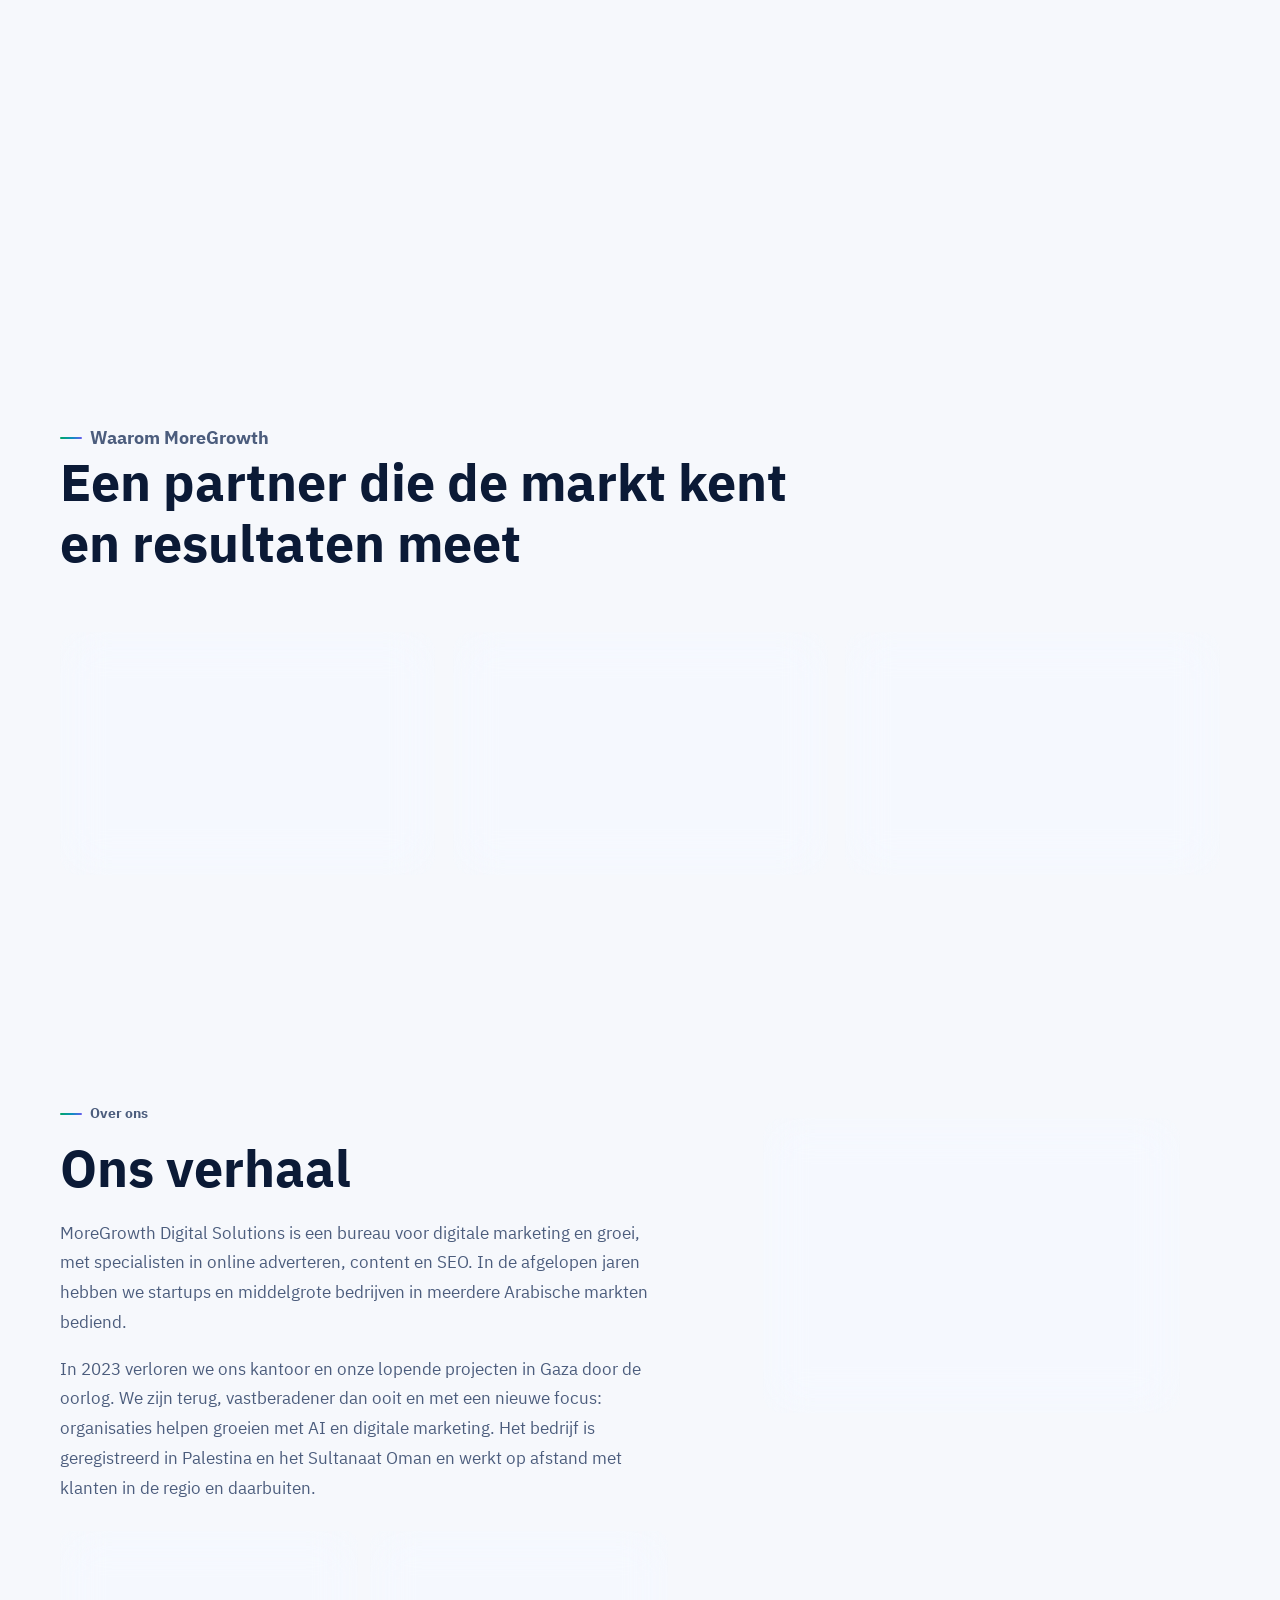
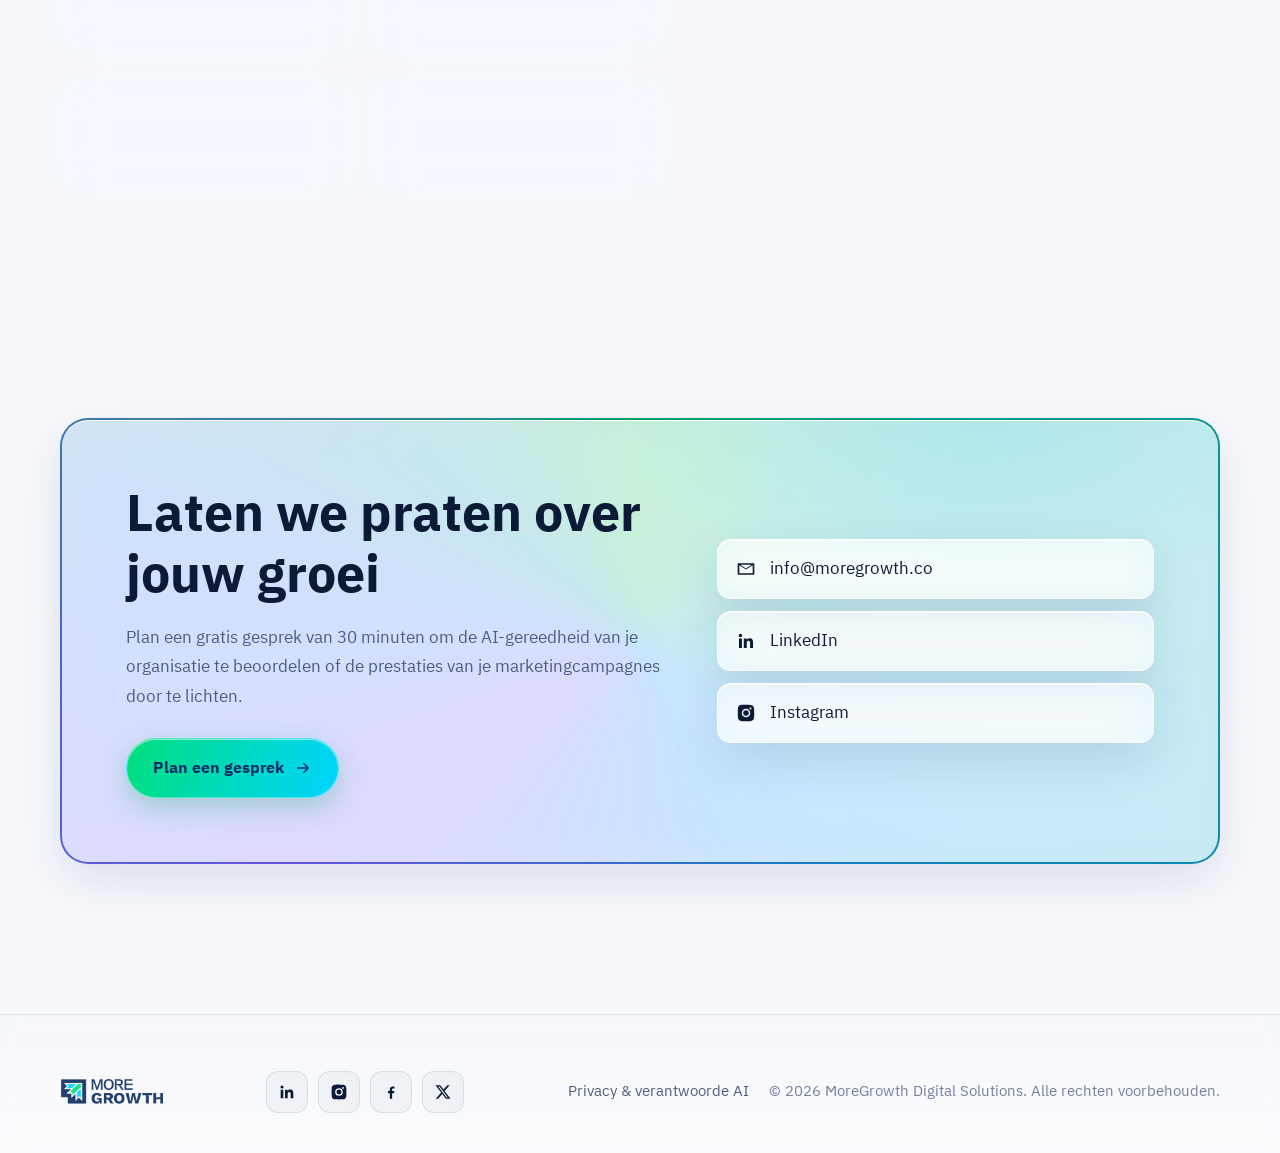
<file: nl/index.html>
<!doctype html>
<html lang="nl" dir="ltr">
<head>
<meta charset="utf-8">
<script>window.dataLayer=window.dataLayer||[];function gtag(){dataLayer.push(arguments);}gtag('consent','default',{ad_storage:'denied',ad_user_data:'denied',ad_personalization:'denied',analytics_storage:'denied',wait_for_update:500});try{if(localStorage.getItem('mg-consent')==='granted')gtag('consent','update',{ad_storage:'granted',ad_user_data:'granted',ad_personalization:'granted',analytics_storage:'granted'})}catch(e){}</script>
<!-- Google Tag Manager -->
<script>(function(w,d,s,l,i){w[l]=w[l]||[];w[l].push({'gtm.start':new Date().getTime(),event:'gtm.js'});var f=d.getElementsByTagName(s)[0],j=d.createElement(s),dl=l!='dataLayer'?'&l='+l:'';j.async=true;j.src='https://www.googletagmanager.com/gtm.js?id='+i+dl;f.parentNode.insertBefore(j,f);})(window,document,'script','dataLayer','GTM-PMZVHFF');</script>
<!-- End Google Tag Manager -->
<meta name="viewport" content="width=device-width, initial-scale=1">
<title>MoreGrowth Digital Solutions | AI-transformatie & digitale marketing</title>
<meta name="description" content="MoreGrowth Digital Solutions is een Google Partner-bureau dat organisaties helpt AI in te zetten en hun omzet te laten groeien met online adverteren, SEO, contentcreatie en marketingadvies.">
<link rel="canonical" href="https://moregrowth.co/nl/">
<link rel="alternate" hreflang="ar" href="https://moregrowth.co/">
<link rel="alternate" hreflang="en" href="https://moregrowth.co/en/">
<link rel="alternate" hreflang="nl" href="https://moregrowth.co/nl/">
<link rel="alternate" hreflang="x-default" href="https://moregrowth.co/">
<meta property="og:type" content="website">
<meta property="og:title" content="MoreGrowth Digital Solutions | AI-transformatie & digitale marketing">
<meta property="og:description" content="MoreGrowth Digital Solutions is een Google Partner-bureau dat organisaties helpt AI in te zetten en hun omzet te laten groeien met online adverteren, SEO, contentcreatie en marketingadvies.">
<meta property="og:url" content="https://moregrowth.co/nl/">
<meta property="og:locale" content="nl_NL">
<meta property="og:image" content="https://moregrowth.co/assets/og.png">
<meta name="twitter:card" content="summary_large_image">
<meta name="twitter:site" content="@moregrowthco">
<meta name="theme-color" content="#050b1a">
<meta name="color-scheme" content="dark light">
<script>(function(){try{var t=localStorage.getItem("mg-theme");if(t==="light"||t==="dark")document.documentElement.setAttribute("data-theme",t)}catch(e){}})()</script>
<link rel="icon" type="image/png" href="../assets/favicon.png">
<link rel="apple-touch-icon" href="../assets/apple-touch-icon.png">
<link rel="preconnect" href="https://fonts.googleapis.com">
<link rel="preconnect" href="https://fonts.gstatic.com" crossorigin>
<link href="https://fonts.googleapis.com/css2?family=IBM+Plex+Sans+Arabic:wght@400;500;600;700&family=Inter:wght@400;500;600;700&display=swap" rel="stylesheet">
<link rel="stylesheet" href="../assets/style.css">
<link rel="stylesheet" href="../assets/glass.css">
<link rel="stylesheet" href="../assets/tracks.css">
<script>document.documentElement.classList.add('js')</script>
<script type="application/ld+json">{"@context":"https://schema.org","@type":"ProfessionalService","name":"MoreGrowth Digital Solutions","alternateName":"مورجروث للحلول الرقمية","url":"https://moregrowth.co/","email":"info@moregrowth.co","logo":"https://moregrowth.co/assets/favicon.png","areaServed":"Middle East and North Africa","sameAs":["https://www.linkedin.com/company/moregrowthco","https://www.instagram.com/moregrowthco/","https://www.facebook.com/moregrowthco/","https://twitter.com/moregrowthco/","https://www.google.com/partners/agency?id=5882315022"]}</script>
</head>
<body>
<!-- Google Tag Manager (noscript) -->
<noscript><iframe src="https://www.googletagmanager.com/ns.html?id=GTM-PMZVHFF" height="0" width="0" style="display:none;visibility:hidden"></iframe></noscript>
<!-- End Google Tag Manager (noscript) -->
<a class="skip" href="#main">Naar de inhoud</a>
<div class="progress" aria-hidden="true"></div>
<div class="ambient" aria-hidden="true"><div class="blob b1"></div><div class="blob b2"></div><div class="blob b3"></div><div class="grid"></div></div>

<header class="site-header">
  <div class="wrap">
    <nav class="nav" aria-label="main">
      <a class="brand" href="/nl/"><img class="logo-d" src="../assets/logo-white.png" alt="MoreGrowth" width="640" height="162"><img class="logo-l" src="../assets/logo-navy.png" alt="MoreGrowth" width="640" height="162"></a>
      <button class="menu-btn" aria-expanded="false" aria-controls="nav-links" aria-label="Menu"><span></span><span></span><span></span></button>
      <ul class="nav-links" id="nav-links">
        <li><a href="#services">Diensten</a></li><li><a href="#approach">Aanpak</a></li><li><a href="#about">Over ons</a></li><li><a href="#contact">Contact</a></li>
        <li class="langs-li"><details class="lang-dd"><summary aria-label="Taal: Nederlands"><svg class="i-globe" viewBox="0 0 24 24" aria-hidden="true"><circle cx="12" cy="12" r="9"/><path d="M3 12h18M12 3c2.5 2.7 3.8 5.7 3.8 9s-1.3 6.3-3.8 9c-2.5-2.7-3.8-5.7-3.8-9S9.5 5.7 12 3Z"/></svg><span>NL</span><svg class="i-chev" viewBox="0 0 24 24" aria-hidden="true"><path d="m6 9 6 6 6-6"/></svg></summary><ul><li><a href="/" hreflang="ar" lang="ar"><span>العربية</span><b>عربي</b></a></li><li><a href="/en/" hreflang="en" lang="en"><span>English</span><b>EN</b></a></li><li><a href="/nl/" hreflang="nl" lang="nl" aria-current="page"><span>Nederlands</span><b>NL</b></a></li></ul></details></li>
        <li><button class="theme-btn" type="button" aria-label="Schakel tussen licht en donker" title="Schakel tussen licht en donker"><svg class="i-sun" viewBox="0 0 24 24" aria-hidden="true"><circle cx="12" cy="12" r="4"/><path d="M12 2v2M12 20v2M4.9 4.9l1.4 1.4M17.7 17.7l1.4 1.4M2 12h2M20 12h2M4.9 19.1l1.4-1.4M17.7 6.3l1.4-1.4"/></svg><svg class="i-moon" viewBox="0 0 24 24" aria-hidden="true"><path d="M21 12.8A9 9 0 1 1 11.2 3a7 7 0 0 0 9.8 9.8Z"/></svg></button></li>
        <li><a class="nav-cta" href="mailto:info@moregrowth.co?subject=Aanvraag%20gesprek%20via%20moregrowth.co" data-consult>Plan een gesprek</a></li>
      </ul>
    </nav>
  </div>
</header>

<main id="main">
<section class="hero">
  <canvas id="neural" aria-hidden="true"></canvas>
  <div class="wrap hero-grid">
    <div>
      <a class="pill" href="#services" data-reveal><b>Nieuw</b>AI-transformatie voor organisaties</a>
      <h1 data-reveal style="--d:.08s">Wij transformeren je <span class="rotator grad" aria-live="polite"><span class="on">marketing</span><span class="">sales</span><span class="">operatie</span><span class="">klantenservice</span></span><br>met <span class="grad">AI</span></h1>
      <p class="lead" data-reveal style="--d:.16s">MoreGrowth Digital Solutions helpt organisaties in Europa en de Arabische wereld om AI praktisch toe te passen: minder handwerk, lagere kosten en echte omzetgroei. Met jarenlange ervaring in digitale marketing en online adverteren als basis.</p>
      <div class="btns" data-reveal style="--d:.24s">
        <a class="btn btn-primary" href="mailto:info@moregrowth.co?subject=Aanvraag%20gesprek%20via%20moregrowth.co" data-consult="ai">Gratis AI-readiness check <svg class="arrow" viewBox="0 0 24 24" fill="none" stroke="currentColor" stroke-width="2" stroke-linecap="round" stroke-linejoin="round" aria-hidden="true"><path d="M5 12h14M13 6l6 6-6 6"/></svg></a>
        <a class="btn btn-ghost" href="#services">Bekijk onze diensten</a>
      </div>
      <div class="trust" data-reveal style="--d:.32s">
        <a href="https://www.google.com/partners/agency?id=5882315022" target="_blank" rel="noopener"><svg class="g-dot" viewBox="0 0 48 48" aria-hidden="true"><path fill="#4285F4" d="M45.1 24.5c0-1.6-.1-3.1-.4-4.5H24v8.5h11.8c-.5 2.8-2.1 5.1-4.4 6.7v5.6h7.1c4.2-3.8 6.6-9.5 6.6-16.3Z"/><path fill="#34A853" d="M24 46c5.9 0 10.9-2 14.5-5.3l-7.1-5.5c-2 1.3-4.5 2.1-7.4 2.1-5.7 0-10.6-3.9-12.3-9.1H4.4v5.7C8 41 15.4 46 24 46Z"/><path fill="#FBBC05" d="M11.7 28.2c-.4-1.3-.7-2.7-.7-4.2s.3-2.9.7-4.2v-5.7H4.4A22 22 0 0 0 2 24c0 3.5.8 6.9 2.4 9.9l7.3-5.7Z"/><path fill="#EA4335" d="M24 10.7c3.2 0 6.1 1.1 8.4 3.3l6.3-6.3C34.9 4.2 29.9 2 24 2 15.4 2 8 7 4.4 14.1l7.3 5.7c1.7-5.2 6.6-9.1 12.3-9.1Z"/></svg><span>Google Ads Partner: bekijk onze status</span></a>
      </div>
    </div>
    <div class="console" data-reveal="zoom" style="--d:.2s" aria-hidden="true">
      <div class="console-in">
        <div class="console-bar"><i></i><i></i><i></i>&nbsp; MoreGrowth AI-assistent<span><b class="live"></b>Online</span></div>
        <div class="console-body"><div class="msg user">Welke campagnes kosten ons deze maand te veel budget?</div><div class="msg ai"><small>MoreGrowth AI-assistent</small>Ik heb 4 actieve campagnes geanalyseerd. Generieke zoekcampagne gebruikt 38% van het budget bij een laag rendement. Voorstel voor herverdeling:<div class="bars"><div class="bar"><span>Merk zoeken</span><div><i style="--w:82%"></i></div><span>82%</span></div><div class="bar"><span>Remarketing</span><div><i style="--w:64%"></i></div><span>64%</span></div><div class="bar"><span>Shopping</span><div><i style="--w:47%"></i></div><span>47%</span></div></div></div><div class="msg user">Top, schrijf 3 nieuwe Arabische advertenties</div><div class="msg ai"><small>MoreGrowth AI-assistent</small>Klaar ✓ 3 advertentievarianten geschreven en een conceptrapport naar je team gestuurd ter review.</div><div class="msg ai typing-row" style="display:none;opacity:1;transform:none;width:max-content"><span class="typing"><i></i><i></i><i></i></span></div></div>
        <div class="console-note">Illustratief voorbeeld van een assistent die we voor je kunnen bouwen</div>
      </div>
    </div>
  </div>
  <div class="scroll-cue" aria-hidden="true"></div>
</section>

<div class="clients">
  <p data-reveal>Bedrijven en organisaties waarmee we hebben gewerkt</p>
  <div class="marquee" data-reveal style="--d:.1s">
    <div class="track"><div class="logo-tile"><img src="../assets/clients/unrwa.png" alt="UNRWA" loading="lazy" height="56" draggable="false"></div><div class="logo-tile"><img src="../assets/clients/jawwal.png" alt="Jawwal" loading="lazy" height="56" draggable="false"></div><div class="logo-tile"><img src="../assets/clients/lucidya.png" alt="Lucidya" loading="lazy" height="56" draggable="false"></div><div class="logo-tile"><img src="../assets/clients/jahez.png" alt="Jahez" loading="lazy" height="56" draggable="false"></div><div class="logo-tile"><img src="../assets/clients/osarh.png" alt="OSARH" loading="lazy" height="56" draggable="false"></div><div class="logo-tile"><img src="../assets/clients/ucasti.png" alt="UCAS Technology Incubator" loading="lazy" height="56" draggable="false"></div><div class="logo-tile"><img src="../assets/clients/gsg.png" alt="Gaza Sky Geeks" loading="lazy" height="56" draggable="false"></div><div class="logo-tile"><img src="../assets/clients/bti.png" alt="Business & Technology Incubator" loading="lazy" height="56" draggable="false"></div><div class="logo-tile"><img src="../assets/clients/neo.png" alt="NEO" loading="lazy" height="56" draggable="false"></div><div class="logo-tile"><img src="../assets/clients/necklace.png" alt="Necklace" loading="lazy" height="56" draggable="false"></div><div class="logo-tile"><img src="../assets/clients/gulf-co.png" alt="The Gulf Co." loading="lazy" height="56" draggable="false"></div><div class="logo-tile"><img src="../assets/clients/b2bmerx.png" alt="B2Bmerx" loading="lazy" height="56" draggable="false"></div><div class="logo-tile"><img src="../assets/clients/gulf-store.png" alt="Gulf Store" loading="lazy" height="56" draggable="false"></div><div class="logo-tile"><img src="../assets/clients/one-studio.png" alt="One Studio" loading="lazy" height="56" draggable="false"></div><span aria-hidden="true" style="display:contents"><div class="logo-tile"><img src="../assets/clients/unrwa.png" alt="" data-alt="UNRWA" loading="lazy" height="56" draggable="false"></div><div class="logo-tile"><img src="../assets/clients/jawwal.png" alt="" data-alt="Jawwal" loading="lazy" height="56" draggable="false"></div><div class="logo-tile"><img src="../assets/clients/lucidya.png" alt="" data-alt="Lucidya" loading="lazy" height="56" draggable="false"></div><div class="logo-tile"><img src="../assets/clients/jahez.png" alt="" data-alt="Jahez" loading="lazy" height="56" draggable="false"></div><div class="logo-tile"><img src="../assets/clients/osarh.png" alt="" data-alt="OSARH" loading="lazy" height="56" draggable="false"></div><div class="logo-tile"><img src="../assets/clients/ucasti.png" alt="" data-alt="UCAS Technology Incubator" loading="lazy" height="56" draggable="false"></div><div class="logo-tile"><img src="../assets/clients/gsg.png" alt="" data-alt="Gaza Sky Geeks" loading="lazy" height="56" draggable="false"></div><div class="logo-tile"><img src="../assets/clients/bti.png" alt="" data-alt="Business & Technology Incubator" loading="lazy" height="56" draggable="false"></div><div class="logo-tile"><img src="../assets/clients/neo.png" alt="" data-alt="NEO" loading="lazy" height="56" draggable="false"></div><div class="logo-tile"><img src="../assets/clients/necklace.png" alt="" data-alt="Necklace" loading="lazy" height="56" draggable="false"></div><div class="logo-tile"><img src="../assets/clients/gulf-co.png" alt="" data-alt="The Gulf Co." loading="lazy" height="56" draggable="false"></div><div class="logo-tile"><img src="../assets/clients/b2bmerx.png" alt="" data-alt="B2Bmerx" loading="lazy" height="56" draggable="false"></div><div class="logo-tile"><img src="../assets/clients/gulf-store.png" alt="" data-alt="Gulf Store" loading="lazy" height="56" draggable="false"></div><div class="logo-tile"><img src="../assets/clients/one-studio.png" alt="" data-alt="One Studio" loading="lazy" height="56" draggable="false"></div></span></div>
  </div>
</div>

<section id="services">
  <div class="wrap">
    <div class="section-head">
      <p class="kicker">Diensten</p>
      <h2 class="split">Twee sporen voor je groei</h2>
      <p data-reveal>We combineren jarenlange praktijkervaring in marketing met toegepaste AI-kennis, zodat technologie jouw bedrijfsdoelen dient en niet andersom.</p>
    </div>
    <div class="tk-tracks">
      <article class="tk-panel ai" data-reveal data-tilt>
        <div class="tk-ring" aria-hidden="true"></div><div class="tk-spot" aria-hidden="true"></div>
        <div class="tk-top">
          <div class="tk-orb" aria-hidden="true"><span></span><svg viewBox="0 0 24 24" aria-hidden="true"><path d="M12 3l1.8 5.2L19 10l-5.2 1.8L12 17l-1.8-5.2L5 10l5.2-1.8L12 3Z"/><path d="M19 16l.7 2.3L22 19l-2.3.7L19 22l-.7-2.3L16 19l2.3-.7L19 16Z"/></svg></div>
          <div class="tk-meta"><span class="tk-num">Spoor 01</span><span class="tk-tag">AI-transformatie</span></div>
        </div>
        <h3>AI voor organisaties</h3>
        <p class="tk-lead">Van idee tot implementatie: we bepalen waar AI echte waarde oplevert in jouw organisatie en bouwen het stap voor stap met je op.</p>
        <ul class="tk-grid"><li class="tk-tile feat" style="--i:0"><span class="tk-ic"><svg viewBox="0 0 24 24" aria-hidden="true"><path d="M9 4 3 6v14l6-2 6 2 6-2V4l-6 2-6-2Z"/><path d="M9 4v14M15 6v14"/></svg></span><div><strong>AI-readiness scan & roadmap<span class="tk-badge">Begin hier</span></strong><span>Analyse van processen en data om de kansen met het hoogste rendement en de juiste prioriteiten te vinden.</span></div></li><li class="tk-tile" style="--i:1"><span class="tk-ic"><svg viewBox="0 0 24 24" aria-hidden="true"><rect x="3" y="3" width="7" height="7" rx="2"/><rect x="14" y="14" width="7" height="7" rx="2"/><path d="M10 6.5h4a3 3 0 0 1 3 3V14"/></svg></span><div><strong>Workflowautomatisering & AI-agents</strong><span>Automatiseer repetitief werk in sales, klantenservice, operatie en rapportage.</span></div></li><li class="tk-tile" style="--i:2"><span class="tk-ic"><svg viewBox="0 0 24 24" aria-hidden="true"><path d="M21 12a8 8 0 0 1-11.6 7.1L4 20l1-4.6A8 8 0 1 1 21 12Z"/><path d="M8.5 12h.01M12 12h.01M15.5 12h.01"/></svg></span><div><strong>Meertalige AI-assistenten</strong><span>Chatbots en kennisassistenten, getraind op de content van jouw organisatie, ook in het Arabisch.</span></div></li><li class="tk-tile" style="--i:3"><span class="tk-ic"><svg viewBox="0 0 24 24" aria-hidden="true"><path d="M2 9l10-5 10 5-10 5L2 9Z"/><path d="M6 11v5c3 2.5 9 2.5 12 0v-5"/></svg></span><div><strong>Training & AI-geletterdheid</strong><span>Praktische workshops voor management en medewerkers over veilig en verantwoord gebruik.</span></div></li><li class="tk-tile" style="--i:4"><span class="tk-ic"><svg viewBox="0 0 24 24" aria-hidden="true"><path d="M12 3l8 3v6c0 4.5-3.4 8.3-8 9-4.6-.7-8-4.5-8-9V6l8-3Z"/><path d="m9 12 2 2 4-4"/></svg></span><div><strong>AI-governance & gebruiksbeleid</strong><span>Beleid voor dataprivacy en verantwoord gebruik, passend bij de omvang van je organisatie.</span></div></li></ul>
        <a class="tk-cta" href="mailto:info@moregrowth.co?subject=Aanvraag%20gesprek%20via%20moregrowth.co" data-consult="ai">Vraag een AI-readiness check aan<svg class="arrow" viewBox="0 0 24 24" fill="none" stroke="currentColor" stroke-width="2" stroke-linecap="round" stroke-linejoin="round" aria-hidden="true"><path d="M5 12h14M13 6l6 6-6 6"/></svg></a>
      </article>
      <div class="tk-bridge" aria-hidden="true">
        <svg class="tk-flow" viewBox="0 0 40 400" preserveAspectRatio="none"><path class="rail" d="M20 0V400"/><path class="pulse up" d="M20 400V0"/><path class="pulse down" d="M20 0V400"/></svg>
        <div class="tk-knot">+</div>
      </div>
      <article class="tk-panel mk" data-reveal data-tilt style="--d:.12s">
        <div class="tk-ring" aria-hidden="true"></div><div class="tk-spot" aria-hidden="true"></div>
        <div class="tk-top">
          <div class="tk-orb" aria-hidden="true"><span></span><svg viewBox="0 0 24 24" aria-hidden="true"><path d="M3 20h18"/><path d="M6 16v-4M11 16V8M16 16v-6"/><path d="m5 9 5-4 4 3 5-4"/></svg></div>
          <div class="tk-meta"><span class="tk-num">Spoor 02</span><span class="tk-tag">Digitale marketing</span></div>
        </div>
        <h3>Datagedreven marketing & groei</h3>
        <p class="tk-lead">De kerndiensten waarmee we onze reputatie hebben opgebouwd, nu versterkt met AI-tools.</p>
        <ul class="tk-grid"><li class="tk-tile" style="--i:0"><span class="tk-ic"><svg viewBox="0 0 24 24" aria-hidden="true"><circle cx="11" cy="11" r="7"/><path d="m20 20-3.5-3.5"/><path d="M8 11h6M11 8v6"/></svg></span><div><strong>Google Ads-beheer<span class="tk-badge">Google Partner</span></strong><span>Zoek-, Shopping- en videocampagnes, beheerd door een gecertificeerde Google Partner.</span></div></li><li class="tk-tile" style="--i:1"><span class="tk-ic"><svg viewBox="0 0 24 24" aria-hidden="true"><path d="M3 11v2a1 1 0 0 0 1 1h2l5 4V6L6 10H4a1 1 0 0 0-1 1Z"/><path d="M15 9a4 4 0 0 1 0 6M18 6a8 8 0 0 1 0 12"/></svg></span><div><strong>Social media advertising</strong><span>Meta, Snapchat, TikTok en LinkedIn.</span></div></li><li class="tk-tile" style="--i:2"><span class="tk-ic"><svg viewBox="0 0 24 24" aria-hidden="true"><path d="M3 20h18"/><path d="M6 16v-4M11 16V8M16 16v-6"/><path d="m5 9 5-4 4 3 5-4"/></svg></span><div><strong>Zoekmachineoptimalisatie (SEO)</strong><span>Zichtbaarheid in zoekresultaten en in AI-antwoordmachines.</span></div></li><li class="tk-tile" style="--i:3"><span class="tk-ic"><svg viewBox="0 0 24 24" aria-hidden="true"><path d="M4 20h4L19 9a2.8 2.8 0 0 0-4-4L4 16v4Z"/><path d="m13.5 6.5 4 4"/></svg></span><div><strong>Creatieve contentcreatie</strong><span>Content in het Arabisch, Engels en Nederlands voor websites, campagnes en social.</span></div></li><li class="tk-tile" style="--i:4"><span class="tk-ic"><svg viewBox="0 0 24 24" aria-hidden="true"><rect x="3" y="5" width="18" height="16" rx="3"/><path d="M3 10h18M8 3v4M16 3v4"/><path d="m9 15 2 2 4-4"/></svg></span><div><strong>Social media beheer</strong><span>Planning, publicatie, communitybeheer en maandelijkse rapportage.</span></div></li><li class="tk-tile" style="--i:5"><span class="tk-ic"><svg viewBox="0 0 24 24" aria-hidden="true"><circle cx="12" cy="12" r="9"/><path d="m15.5 8.5-2 5-5 2 2-5 5-2Z"/></svg></span><div><strong>Marketingadvies</strong><span>Groeistrategie, e-mailmarketing en webontwikkeling.</span></div></li></ul>
        <a class="tk-cta" href="mailto:info@moregrowth.co?subject=Aanvraag%20gesprek%20via%20moregrowth.co" data-consult="mk">Plan je volgende campagne<svg class="arrow" viewBox="0 0 24 24" fill="none" stroke="currentColor" stroke-width="2" stroke-linecap="round" stroke-linejoin="round" aria-hidden="true"><path d="M5 12h14M13 6l6 6-6 6"/></svg></a>
      </article>
    </div>
    <div class="tk-meet" data-reveal>
      <div class="tk-chip c-ai"><i></i>AI</div>
      <div class="tk-line l1" aria-hidden="true"></div>
      <div class="tk-core"><span class="tk-k">Waar ze samenkomen</span><strong>AI in marketing</strong><span class="tk-d">Contentproductie, campagneanalyse, targeting en personalisatie op schaal.</span></div>
      <div class="tk-line l2" aria-hidden="true"></div>
      <div class="tk-chip c-mk"><i></i>Marketing</div>
    </div>
    <p class="tk-note" data-reveal>De twee sporen versterken elkaar: AI maakt je marketing slimmer, en marketingdata maakt AI waardevoller.</p>
  </div>
</section>

<section id="approach">
  <div class="wrap">
    <div class="section-head center">
      <p class="kicker">Aanpak</p>
      <h2 class="split">Van analyse naar resultaat, in heldere stappen</h2>
    </div>
    <div class="timeline"><i class="fill" aria-hidden="true"></i><div class="tstep" data-reveal style="--d:0.0s"><div class="dot">01</div><div><h3>Begrijpen</h3><p>Een verkennende sessie over je doelen, processen en huidige data.</p></div></div><div class="tstep" data-reveal style="--d:0.1s"><div class="dot">02</div><div><h3>Plannen</h3><p>Een roadmap met duidelijke prioriteiten en meetbare KPI's.</p></div></div><div class="tstep" data-reveal style="--d:0.2s"><div class="dot">03</div><div><h3>Testen</h3><p>Een snelle pilot die de waarde bewijst voordat je opschaalt.</p></div></div><div class="tstep" data-reveal style="--d:0.3s"><div class="dot">04</div><div><h3>Opschalen</h3><p>Uitrollen wat werkt, je team trainen en blijven verbeteren.</p></div></div></div>
    <div class="sectors" data-reveal aria-label="Voor wie we werken"><span>MKB</span><span>E-commerce</span><span>Overheidsinstanties</span><span>Onderwijs & training</span><span>Mobiele apps</span><span>Startups</span></div>
  </div>
</section>

<section>
  <div class="wrap">
    <div class="section-head">
      <p class="kicker">Waarom MoreGrowth</p>
      <h2 class="split">Een partner die de markt kent en resultaten meet</h2>
    </div>
    <div class="why"><article class="card" data-reveal style="--d:0.0s"><div class="big grad">G</div><h3>Gecertificeerde Google Partner</h3><p>Officieel erkend voor het beheren van Google Ads volgens de prestatienormen van Google.</p></article><article class="card" data-reveal style="--d:0.1s"><div class="big grad">↗</div><h3>Meetbare resultaten</h3><p>Elk traject start met heldere KPI's en transparante, regelmatige rapportage.</p></article><article class="card" data-reveal style="--d:0.2s"><div class="big grad">Aa</div><h3>Meertalig</h3><p>Content en AI-tools die de taal en cultuur van je doelgroep begrijpen, van Arabisch tot Nederlands.</p></article></div>
  </div>
</section>

<section id="about">
  <div class="wrap story">
    <div>
      <p class="kicker">Over ons</p>
      <h2 class="split">Ons verhaal</h2>
      <p data-reveal>MoreGrowth Digital Solutions is een bureau voor digitale marketing en groei, met specialisten in online adverteren, content en SEO. In de afgelopen jaren hebben we startups en middelgrote bedrijven in meerdere Arabische markten bediend.</p>
      <p data-reveal>In 2023 verloren we ons kantoor en onze lopende projecten in Gaza door de oorlog. We zijn terug, vastberadener dan ooit en met een nieuwe focus: organisaties helpen groeien met AI en digitale marketing. Het bedrijf is geregistreerd in Palestina en het Sultanaat Oman en werkt op afstand met klanten in de regio en daarbuiten.</p>
      <div class="values"><div data-reveal style="--d:0.00s"><strong>Integriteit</strong><span>Volledige transparantie in alles wat we doen.</span></div><div data-reveal style="--d:0.07s"><strong>Kwaliteit</strong><span>Toegewijd aan normen en deadlines.</span></div><div data-reveal style="--d:0.14s"><strong>Klanttevredenheid</strong><span>We streven ernaar verwachtingen te overtreffen.</span></div><div data-reveal style="--d:0.21s"><strong>Continue groei</strong><span>We leren en ontwikkelen mee met technologie.</span></div></div>
    </div>
    <blockquote class="quote" data-reveal="zoom">Onze visie: voorop lopen in innovatie en gelijke tred houden met de snelle ontwikkeling van digitale marketing en AI in al zijn moderne vormen.</blockquote>
  </div>
</section>

<section id="contact">
  <div class="wrap">
    <div class="cta" data-reveal="zoom">
      <div class="cta-in">
        <div>
          <h2 class="split">Laten we praten over jouw groei</h2>
          <p>Plan een gratis gesprek van 30 minuten om de AI-gereedheid van je organisatie te beoordelen of de prestaties van je marketingcampagnes door te lichten.</p>
          <a class="btn btn-primary" href="mailto:info@moregrowth.co?subject=Aanvraag%20gesprek%20via%20moregrowth.co" data-consult>Plan een gesprek <svg class="arrow" viewBox="0 0 24 24" fill="none" stroke="currentColor" stroke-width="2" stroke-linecap="round" stroke-linejoin="round" aria-hidden="true"><path d="M5 12h14M13 6l6 6-6 6"/></svg></a>
        </div>
        <ul class="contact-list">
          <li><a href="mailto:info@moregrowth.co?subject=Aanvraag%20gesprek%20via%20moregrowth.co"><svg viewBox="0 0 24 24" aria-hidden="true"><path d="M3 5h18a1 1 0 0 1 1 1v12a1 1 0 0 1-1 1H3a1 1 0 0 1-1-1V6a1 1 0 0 1 1-1Zm1 2.4V17h16V7.4l-8 5.3-8-5.3ZM5.2 7 12 11.5 18.8 7H5.2Z"/></svg><span class="ltr">info@moregrowth.co</span></a></li>
          <li><a href="https://www.linkedin.com/company/moregrowthco" target="_blank" rel="noopener"><svg viewBox="0 0 24 24" aria-hidden="true"><path d="M20.45 20.45h-3.56v-5.57c0-1.33-.02-3.04-1.85-3.04-1.86 0-2.14 1.45-2.14 2.94v5.67H9.35V9h3.41v1.56h.05c.48-.9 1.64-1.85 3.37-1.85 3.6 0 4.27 2.37 4.27 5.46v6.28ZM5.34 7.43a2.06 2.06 0 1 1 0-4.13 2.06 2.06 0 0 1 0 4.13ZM7.12 20.45H3.56V9h3.56v11.45Z"/></svg><span>LinkedIn</span></a></li><li><a href="https://www.instagram.com/moregrowthco/" target="_blank" rel="noopener"><svg viewBox="0 0 24 24" aria-hidden="true"><path d="M12 2.2c3.2 0 3.58.01 4.85.07 3.25.15 4.77 1.69 4.92 4.92.06 1.27.07 1.65.07 4.85s-.01 3.58-.07 4.85c-.15 3.23-1.66 4.77-4.92 4.92-1.27.06-1.65.07-4.85.07s-3.58-.01-4.85-.07c-3.26-.15-4.77-1.7-4.92-4.92C2.17 15.58 2.16 15.2 2.16 12s.01-3.58.07-4.85C2.38 3.92 3.9 2.38 7.15 2.23 8.42 2.17 8.8 2.16 12 2.16Zm0 4.68a5.12 5.12 0 1 0 0 10.24 5.12 5.12 0 0 0 0-10.24Zm0 8.45a3.33 3.33 0 1 1 0-6.66 3.33 3.33 0 0 1 0 6.66Zm5.34-9.87a1.2 1.2 0 1 0 0 2.4 1.2 1.2 0 0 0 0-2.4Z"/></svg><span>Instagram</span></a></li>
        </ul>
      </div>
    </div>
  </div>
</section>
</main>

<footer>
  <div class="wrap foot">
    <img class="logo-d" src="../assets/logo-white.png" alt="MoreGrowth" width="640" height="162" loading="lazy"><img class="logo-l" src="../assets/logo-navy.png" alt="MoreGrowth" width="640" height="162" loading="lazy">
    <div class="socials"><a href="https://www.linkedin.com/company/moregrowthco" target="_blank" rel="noopener" aria-label="LinkedIn"><svg viewBox="0 0 24 24" aria-hidden="true"><path d="M20.45 20.45h-3.56v-5.57c0-1.33-.02-3.04-1.85-3.04-1.86 0-2.14 1.45-2.14 2.94v5.67H9.35V9h3.41v1.56h.05c.48-.9 1.64-1.85 3.37-1.85 3.6 0 4.27 2.37 4.27 5.46v6.28ZM5.34 7.43a2.06 2.06 0 1 1 0-4.13 2.06 2.06 0 0 1 0 4.13ZM7.12 20.45H3.56V9h3.56v11.45Z"/></svg></a><a href="https://www.instagram.com/moregrowthco/" target="_blank" rel="noopener" aria-label="Instagram"><svg viewBox="0 0 24 24" aria-hidden="true"><path d="M12 2.2c3.2 0 3.58.01 4.85.07 3.25.15 4.77 1.69 4.92 4.92.06 1.27.07 1.65.07 4.85s-.01 3.58-.07 4.85c-.15 3.23-1.66 4.77-4.92 4.92-1.27.06-1.65.07-4.85.07s-3.58-.01-4.85-.07c-3.26-.15-4.77-1.7-4.92-4.92C2.17 15.58 2.16 15.2 2.16 12s.01-3.58.07-4.85C2.38 3.92 3.9 2.38 7.15 2.23 8.42 2.17 8.8 2.16 12 2.16Zm0 4.68a5.12 5.12 0 1 0 0 10.24 5.12 5.12 0 0 0 0-10.24Zm0 8.45a3.33 3.33 0 1 1 0-6.66 3.33 3.33 0 0 1 0 6.66Zm5.34-9.87a1.2 1.2 0 1 0 0 2.4 1.2 1.2 0 0 0 0-2.4Z"/></svg></a><a href="https://www.facebook.com/moregrowthco/" target="_blank" rel="noopener" aria-label="Facebook"><svg viewBox="0 0 24 24" aria-hidden="true"><path d="M13.5 21v-7.5h2.53l.38-2.94H13.5V8.69c0-.85.24-1.43 1.46-1.43h1.56V4.63a21 21 0 0 0-2.27-.12c-2.25 0-3.79 1.37-3.79 3.89v2.17H7.92v2.94h2.54V21h3.04Z"/></svg></a><a href="https://twitter.com/moregrowthco/" target="_blank" rel="noopener" aria-label="X (Twitter)"><svg viewBox="0 0 24 24" aria-hidden="true"><path d="M17.75 3h3.07l-6.71 7.67L22 21h-6.18l-4.84-6.33L5.44 21H2.37l7.18-8.2L2 3h6.33l4.38 5.79L17.75 3Zm-1.08 16.18h1.7L7.4 4.73H5.58l11.09 14.45Z"/></svg></a></div>
    <div class="foot-meta"><a class="foot-link" href="/nl/privacy/">Privacy & verantwoorde AI</a><span>© <span id="y">2026</span> MoreGrowth Digital Solutions. Alle rechten voorbehouden.</span></div>
  </div>
</footer>
<script src="../assets/main.js" defer></script>
</body>
</html>
</file>
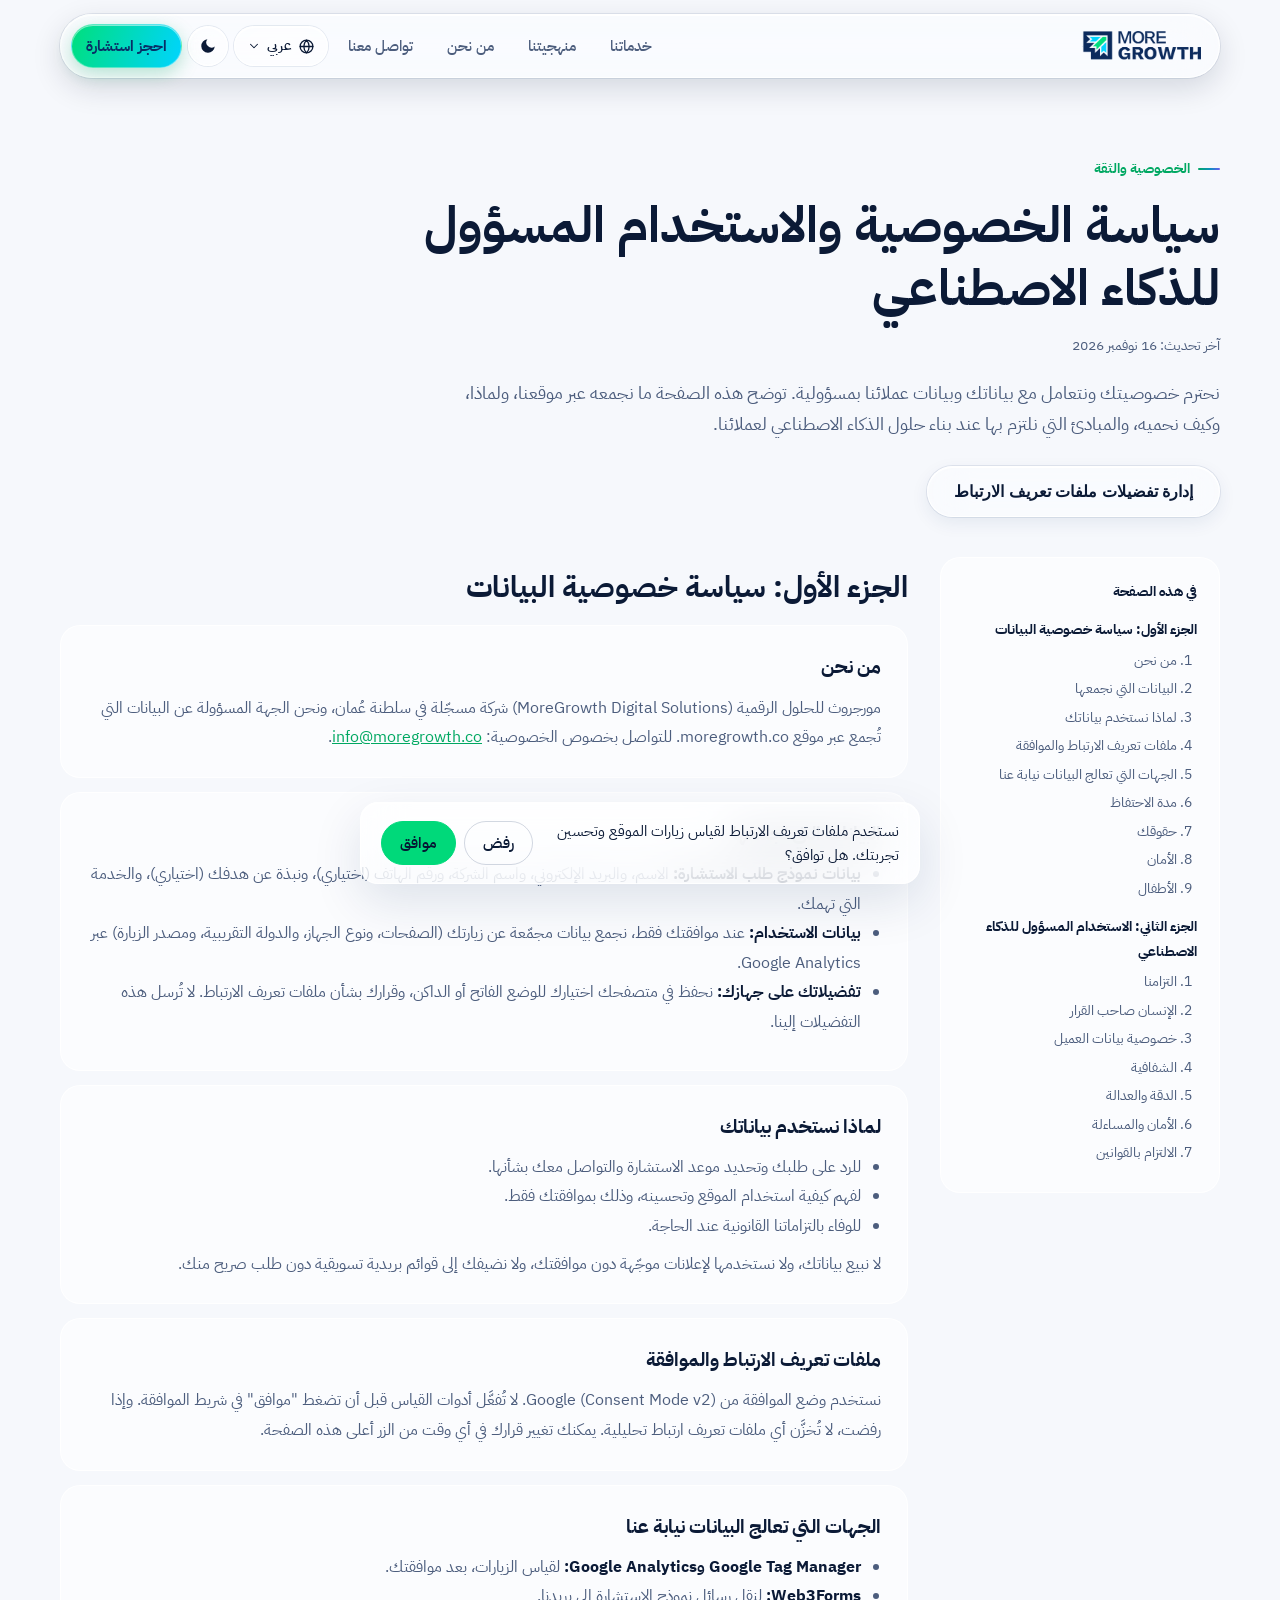
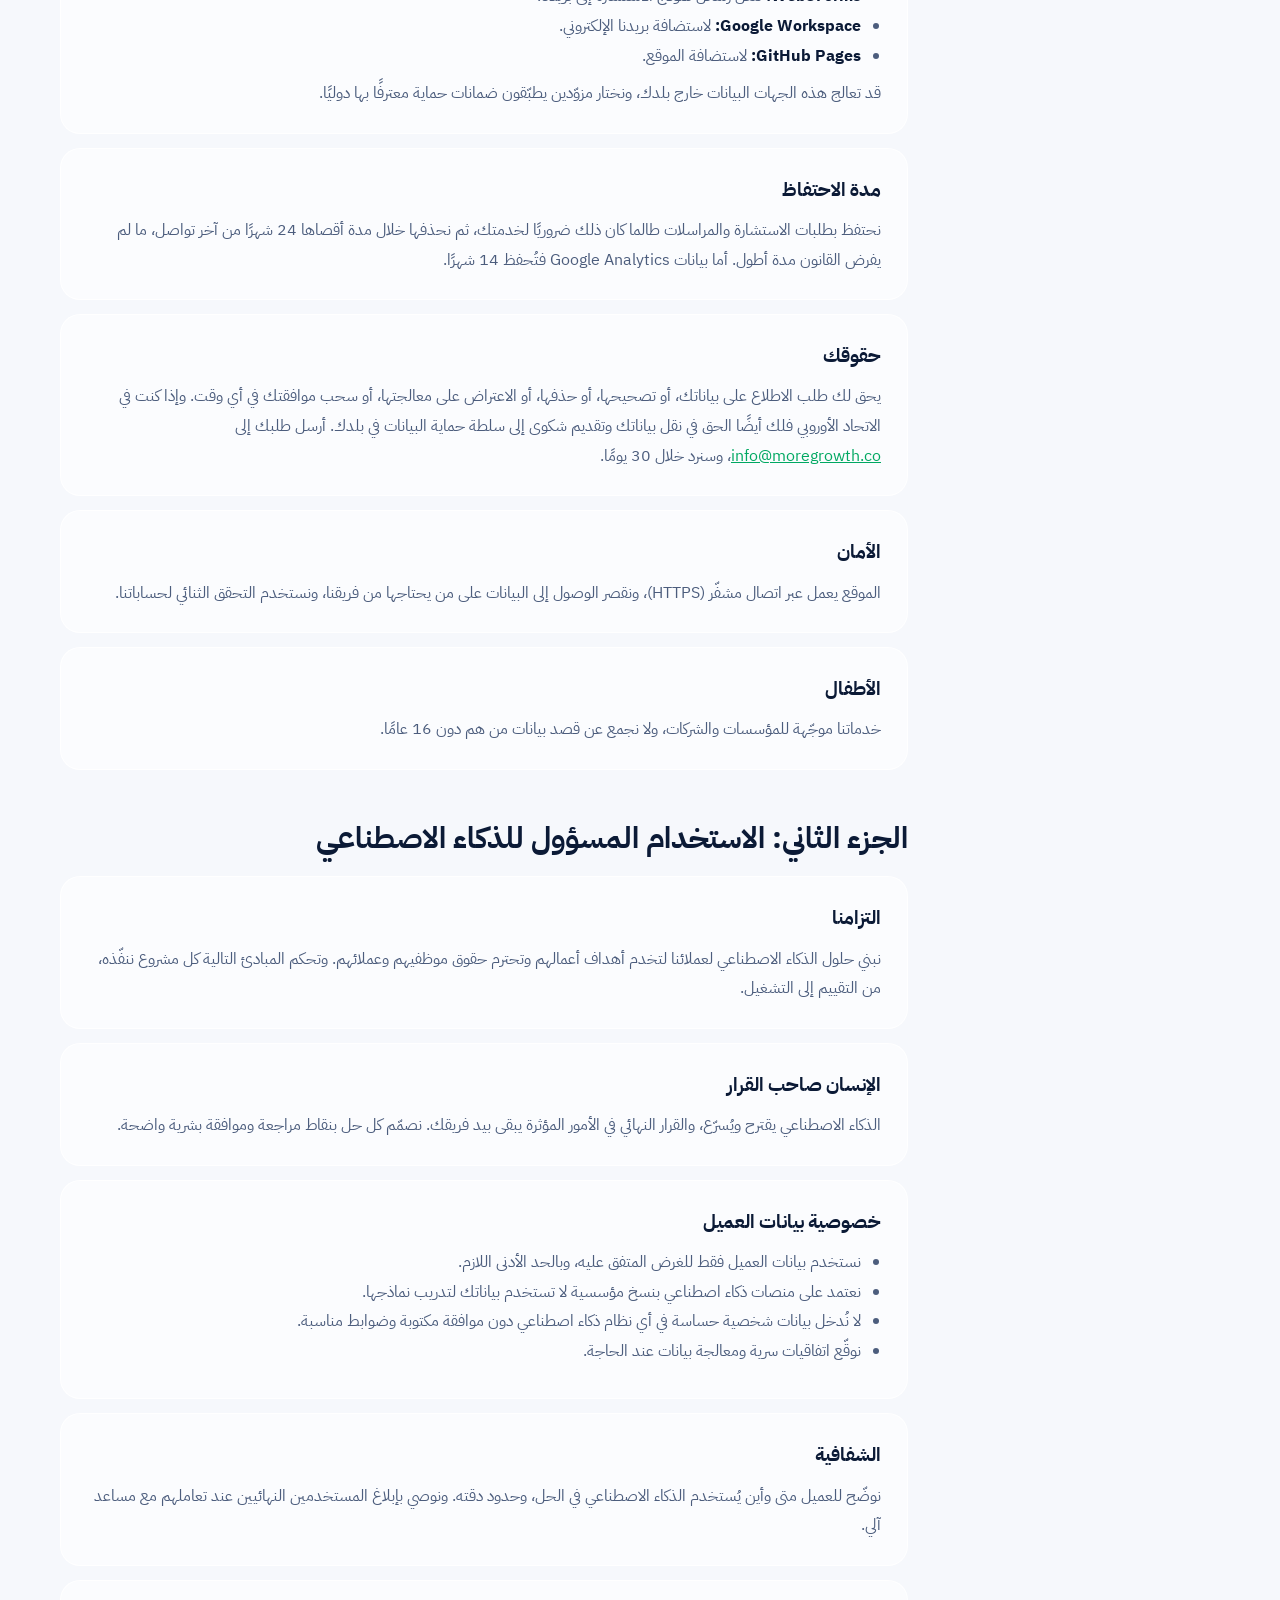
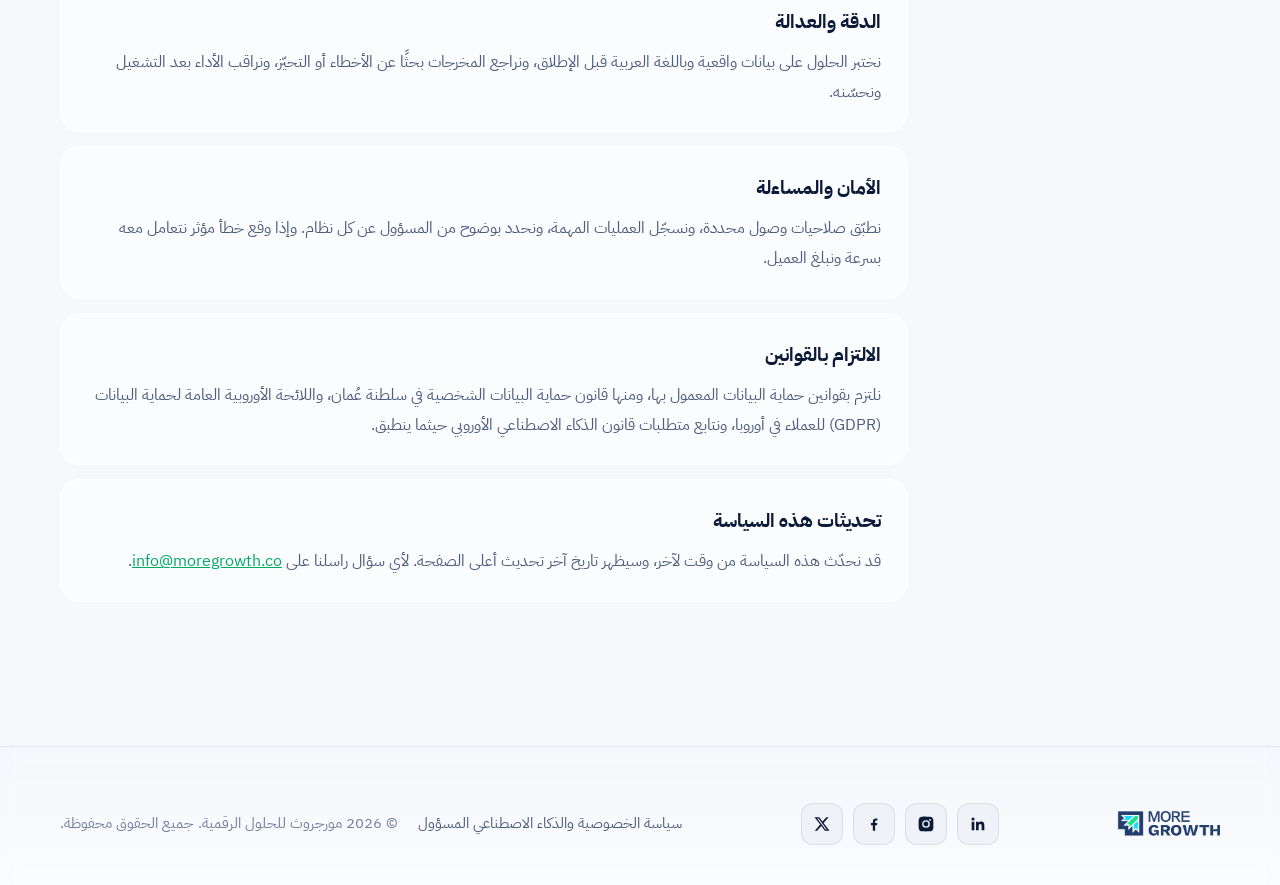
<file: privacy/index.html>
<!doctype html>
<html lang="ar" dir="rtl">
<head>
<meta charset="utf-8">
<script>window.dataLayer=window.dataLayer||[];function gtag(){dataLayer.push(arguments);}gtag('consent','default',{ad_storage:'denied',ad_user_data:'denied',ad_personalization:'denied',analytics_storage:'denied',wait_for_update:500});try{if(localStorage.getItem('mg-consent')==='granted')gtag('consent','update',{ad_storage:'granted',ad_user_data:'granted',ad_personalization:'granted',analytics_storage:'granted'})}catch(e){}</script>
<!-- Google Tag Manager -->
<script>(function(w,d,s,l,i){w[l]=w[l]||[];w[l].push({'gtm.start':new Date().getTime(),event:'gtm.js'});var f=d.getElementsByTagName(s)[0],j=d.createElement(s),dl=l!='dataLayer'?'&l='+l:'';j.async=true;j.src='https://www.googletagmanager.com/gtm.js?id='+i+dl;f.parentNode.insertBefore(j,f);})(window,document,'script','dataLayer','GTM-PMZVHFF');</script>
<!-- End Google Tag Manager -->
<meta name="viewport" content="width=device-width, initial-scale=1">
<title>سياسة الخصوصية والاستخدام المسؤول للذكاء الاصطناعي | مورجروث</title>
<meta name="description" content="كيف تجمع مورجروث للحلول الرقمية البيانات وتستخدمها وتحميها، ومبادئنا في الاستخدام المسؤول للذكاء الاصطناعي.">
<link rel="canonical" href="https://moregrowth.co/privacy/">
<link rel="alternate" hreflang="ar" href="https://moregrowth.co/privacy/">
<link rel="alternate" hreflang="en" href="https://moregrowth.co/en/privacy/">
<link rel="alternate" hreflang="nl" href="https://moregrowth.co/nl/privacy/">
<link rel="alternate" hreflang="x-default" href="https://moregrowth.co/privacy/">
<meta property="og:type" content="website">
<meta property="og:title" content="سياسة الخصوصية والاستخدام المسؤول للذكاء الاصطناعي | مورجروث">
<meta property="og:description" content="كيف تجمع مورجروث للحلول الرقمية البيانات وتستخدمها وتحميها، ومبادئنا في الاستخدام المسؤول للذكاء الاصطناعي.">
<meta property="og:url" content="https://moregrowth.co/privacy/">
<meta property="og:locale" content="ar_AR">
<meta property="og:image" content="https://moregrowth.co/assets/og.png">
<meta name="twitter:card" content="summary_large_image">
<meta name="twitter:site" content="@moregrowthco">
<meta name="theme-color" content="#050b1a">
<meta name="color-scheme" content="dark light">
<script>(function(){try{var t=localStorage.getItem("mg-theme");if(t==="light"||t==="dark")document.documentElement.setAttribute("data-theme",t)}catch(e){}})()</script>
<link rel="icon" type="image/png" href="../assets/favicon.png">
<link rel="apple-touch-icon" href="../assets/apple-touch-icon.png">
<link rel="preconnect" href="https://fonts.googleapis.com">
<link rel="preconnect" href="https://fonts.gstatic.com" crossorigin>
<link href="https://fonts.googleapis.com/css2?family=IBM+Plex+Sans+Arabic:wght@400;500;600;700&family=Inter:wght@400;500;600;700&display=swap" rel="stylesheet">
<link rel="stylesheet" href="../assets/style.css">
<link rel="stylesheet" href="../assets/glass.css">
<link rel="stylesheet" href="../assets/tracks.css">
<script>document.documentElement.classList.add('js')</script>
<script type="application/ld+json">{"@context":"https://schema.org","@type":"ProfessionalService","name":"MoreGrowth Digital Solutions","alternateName":"مورجروث للحلول الرقمية","url":"https://moregrowth.co/","email":"info@moregrowth.co","logo":"https://moregrowth.co/assets/favicon.png","areaServed":"Middle East and North Africa","sameAs":["https://www.linkedin.com/company/moregrowthco","https://www.instagram.com/moregrowthco/","https://www.facebook.com/moregrowthco/","https://twitter.com/moregrowthco/","https://www.google.com/partners/agency?id=5882315022"]}</script>
</head>
<body>
<!-- Google Tag Manager (noscript) -->
<noscript><iframe src="https://www.googletagmanager.com/ns.html?id=GTM-PMZVHFF" height="0" width="0" style="display:none;visibility:hidden"></iframe></noscript>
<!-- End Google Tag Manager (noscript) -->
<a class="skip" href="#main">تخطَّ إلى المحتوى</a>
<div class="progress" aria-hidden="true"></div>
<div class="ambient" aria-hidden="true"><div class="blob b1"></div><div class="blob b2"></div><div class="blob b3"></div><div class="grid"></div></div>

<header class="site-header">
  <div class="wrap">
    <nav class="nav" aria-label="main">
      <a class="brand" href="/"><img class="logo-d" src="../assets/logo-white.png" alt="MoreGrowth" width="640" height="162"><img class="logo-l" src="../assets/logo-navy.png" alt="MoreGrowth" width="640" height="162"></a>
      <button class="menu-btn" aria-expanded="false" aria-controls="nav-links" aria-label="القائمة"><span></span><span></span><span></span></button>
      <ul class="nav-links" id="nav-links">
        <li><a href="/#services">خدماتنا</a></li><li><a href="/#approach">منهجيتنا</a></li><li><a href="/#about">من نحن</a></li><li><a href="/#contact">تواصل معنا</a></li>
        <li class="langs-li"><details class="lang-dd"><summary aria-label="اللغة: العربية"><svg class="i-globe" viewBox="0 0 24 24" aria-hidden="true"><circle cx="12" cy="12" r="9"/><path d="M3 12h18M12 3c2.5 2.7 3.8 5.7 3.8 9s-1.3 6.3-3.8 9c-2.5-2.7-3.8-5.7-3.8-9S9.5 5.7 12 3Z"/></svg><span>عربي</span><svg class="i-chev" viewBox="0 0 24 24" aria-hidden="true"><path d="m6 9 6 6 6-6"/></svg></summary><ul><li><a href="/privacy/" hreflang="ar" lang="ar" aria-current="page"><span>العربية</span><b>عربي</b></a></li><li><a href="/en/privacy/" hreflang="en" lang="en"><span>English</span><b>EN</b></a></li><li><a href="/nl/privacy/" hreflang="nl" lang="nl"><span>Nederlands</span><b>NL</b></a></li></ul></details></li>
        <li><button class="theme-btn" type="button" aria-label="تبديل الوضع الفاتح والداكن" title="تبديل الوضع الفاتح والداكن"><svg class="i-sun" viewBox="0 0 24 24" aria-hidden="true"><circle cx="12" cy="12" r="4"/><path d="M12 2v2M12 20v2M4.9 4.9l1.4 1.4M17.7 17.7l1.4 1.4M2 12h2M20 12h2M4.9 19.1l1.4-1.4M17.7 6.3l1.4-1.4"/></svg><svg class="i-moon" viewBox="0 0 24 24" aria-hidden="true"><path d="M21 12.8A9 9 0 1 1 11.2 3a7 7 0 0 0 9.8 9.8Z"/></svg></button></li>
        <li><a class="nav-cta" href="mailto:info@moregrowth.co?subject=%D8%B7%D9%84%D8%A8%20%D8%A7%D8%B3%D8%AA%D8%B4%D8%A7%D8%B1%D8%A9%20%D9%85%D9%86%20%D9%85%D9%88%D9%82%D8%B9%20%D9%85%D9%88%D8%B1%D8%AC%D8%B1%D9%88%D8%AB" data-consult>احجز استشارة</a></li>
      </ul>
    </nav>
  </div>
</header>

<main id="main" class="pv">
<section class="pv-hero">
  <div class="wrap">
    <p class="kicker">الخصوصية والثقة</p>
    <h1>سياسة الخصوصية والاستخدام المسؤول للذكاء الاصطناعي</h1>
    <p class="pv-updated">آخر تحديث: <time datetime="2026-11-16">16 نوفمبر 2026</time></p>
    <p class="pv-intro">نحترم خصوصيتك ونتعامل مع بياناتك وبيانات عملائنا بمسؤولية. توضح هذه الصفحة ما نجمعه عبر موقعنا، ولماذا، وكيف نحميه، والمبادئ التي نلتزم بها عند بناء حلول الذكاء الاصطناعي لعملائنا.</p>
    <button type="button" class="btn btn-ghost pv-cookie" data-cookie-reset>إدارة تفضيلات ملفات تعريف الارتباط</button>
  </div>
</section>
<div class="wrap pv-layout">
  <nav class="pv-toc" aria-label="في هذه الصفحة">
    <strong>في هذه الصفحة</strong>
    <p><a href="#part1">الجزء الأول: سياسة خصوصية البيانات</a></p><ol><li><a href="#a1">من نحن</a></li><li><a href="#a2">البيانات التي نجمعها</a></li><li><a href="#a3">لماذا نستخدم بياناتك</a></li><li><a href="#a4">ملفات تعريف الارتباط والموافقة</a></li><li><a href="#a5">الجهات التي تعالج البيانات نيابة عنا</a></li><li><a href="#a6">مدة الاحتفاظ</a></li><li><a href="#a7">حقوقك</a></li><li><a href="#a8">الأمان</a></li><li><a href="#a9">الأطفال</a></li></ol>
    <p><a href="#part2">الجزء الثاني: الاستخدام المسؤول للذكاء الاصطناعي</a></p><ol><li><a href="#b1">التزامنا</a></li><li><a href="#b2">الإنسان صاحب القرار</a></li><li><a href="#b3">خصوصية بيانات العميل</a></li><li><a href="#b4">الشفافية</a></li><li><a href="#b5">الدقة والعدالة</a></li><li><a href="#b6">الأمان والمساءلة</a></li><li><a href="#b7">الالتزام بالقوانين</a></li></ol>
  </nav>
  <div class="pv-body">
    <h2 id="part1">الجزء الأول: سياسة خصوصية البيانات</h2>
    <section class="pv-sec" id="a1"><h3>من نحن</h3><p>مورجروث للحلول الرقمية (MoreGrowth Digital Solutions) شركة مسجّلة في سلطنة عُمان، ونحن الجهة المسؤولة عن البيانات التي تُجمع عبر موقع moregrowth.co. للتواصل بخصوص الخصوصية: <a href="mailto:info@moregrowth.co">info@moregrowth.co</a>.</p></section><section class="pv-sec" id="a2"><h3>البيانات التي نجمعها</h3><ul><li><strong>بيانات نموذج طلب الاستشارة:</strong> الاسم، والبريد الإلكتروني، واسم الشركة، ورقم الهاتف (اختياري)، ونبذة عن هدفك (اختياري)، والخدمة التي تهمك.</li><li><strong>بيانات الاستخدام:</strong> عند موافقتك فقط، نجمع بيانات مجمّعة عن زيارتك (الصفحات، ونوع الجهاز، والدولة التقريبية، ومصدر الزيارة) عبر Google Analytics.</li><li><strong>تفضيلاتك على جهازك:</strong> نحفظ في متصفحك اختيارك للوضع الفاتح أو الداكن، وقرارك بشأن ملفات تعريف الارتباط. لا تُرسل هذه التفضيلات إلينا.</li></ul></section><section class="pv-sec" id="a3"><h3>لماذا نستخدم بياناتك</h3><ul><li>للرد على طلبك وتحديد موعد الاستشارة والتواصل معك بشأنها.</li><li>لفهم كيفية استخدام الموقع وتحسينه، وذلك بموافقتك فقط.</li><li>للوفاء بالتزاماتنا القانونية عند الحاجة.</li></ul><p>لا نبيع بياناتك، ولا نستخدمها لإعلانات موجّهة دون موافقتك، ولا نضيفك إلى قوائم بريدية تسويقية دون طلب صريح منك.</p></section><section class="pv-sec" id="a4"><h3>ملفات تعريف الارتباط والموافقة</h3><p>نستخدم وضع الموافقة من Google (Consent Mode v2). لا تُفعَّل أدوات القياس قبل أن تضغط "موافق" في شريط الموافقة. وإذا رفضت، لا تُخزَّن أي ملفات تعريف ارتباط تحليلية. يمكنك تغيير قرارك في أي وقت من الزر أعلى هذه الصفحة.</p></section><section class="pv-sec" id="a5"><h3>الجهات التي تعالج البيانات نيابة عنا</h3><ul><li><strong>Google Tag Manager وGoogle Analytics:</strong> لقياس الزيارات، بعد موافقتك.</li><li><strong>Web3Forms:</strong> لنقل رسائل نموذج الاستشارة إلى بريدنا.</li><li><strong>Google Workspace:</strong> لاستضافة بريدنا الإلكتروني.</li><li><strong>GitHub Pages:</strong> لاستضافة الموقع.</li></ul><p>قد تعالج هذه الجهات البيانات خارج بلدك، ونختار مزوّدين يطبّقون ضمانات حماية معترفًا بها دوليًا.</p></section><section class="pv-sec" id="a6"><h3>مدة الاحتفاظ</h3><p>نحتفظ بطلبات الاستشارة والمراسلات طالما كان ذلك ضروريًا لخدمتك، ثم نحذفها خلال مدة أقصاها 24 شهرًا من آخر تواصل، ما لم يفرض القانون مدة أطول. أما بيانات Google Analytics فتُحفظ 14 شهرًا.</p></section><section class="pv-sec" id="a7"><h3>حقوقك</h3><p>يحق لك طلب الاطلاع على بياناتك، أو تصحيحها، أو حذفها، أو الاعتراض على معالجتها، أو سحب موافقتك في أي وقت. وإذا كنت في الاتحاد الأوروبي فلك أيضًا الحق في نقل بياناتك وتقديم شكوى إلى سلطة حماية البيانات في بلدك. أرسل طلبك إلى <a href="mailto:info@moregrowth.co">info@moregrowth.co</a>، وسنرد خلال 30 يومًا.</p></section><section class="pv-sec" id="a8"><h3>الأمان</h3><p>الموقع يعمل عبر اتصال مشفّر (HTTPS)، ونقصر الوصول إلى البيانات على من يحتاجها من فريقنا، ونستخدم التحقق الثنائي لحساباتنا.</p></section><section class="pv-sec" id="a9"><h3>الأطفال</h3><p>خدماتنا موجّهة للمؤسسات والشركات، ولا نجمع عن قصد بيانات من هم دون 16 عامًا.</p></section>
    <h2 id="part2">الجزء الثاني: الاستخدام المسؤول للذكاء الاصطناعي</h2>
    <section class="pv-sec" id="b1"><h3>التزامنا</h3><p>نبني حلول الذكاء الاصطناعي لعملائنا لتخدم أهداف أعمالهم وتحترم حقوق موظفيهم وعملائهم. وتحكم المبادئ التالية كل مشروع ننفّذه، من التقييم إلى التشغيل.</p></section><section class="pv-sec" id="b2"><h3>الإنسان صاحب القرار</h3><p>الذكاء الاصطناعي يقترح ويُسرّع، والقرار النهائي في الأمور المؤثرة يبقى بيد فريقك. نصمّم كل حل بنقاط مراجعة وموافقة بشرية واضحة.</p></section><section class="pv-sec" id="b3"><h3>خصوصية بيانات العميل</h3><ul><li>نستخدم بيانات العميل فقط للغرض المتفق عليه، وبالحد الأدنى اللازم.</li><li>نعتمد على منصات ذكاء اصطناعي بنسخ مؤسسية لا تستخدم بياناتك لتدريب نماذجها.</li><li>لا نُدخل بيانات شخصية حساسة في أي نظام ذكاء اصطناعي دون موافقة مكتوبة وضوابط مناسبة.</li><li>نوقّع اتفاقيات سرية ومعالجة بيانات عند الحاجة.</li></ul></section><section class="pv-sec" id="b4"><h3>الشفافية</h3><p>نوضّح للعميل متى وأين يُستخدم الذكاء الاصطناعي في الحل، وحدود دقته. ونوصي بإبلاغ المستخدمين النهائيين عند تعاملهم مع مساعد آلي.</p></section><section class="pv-sec" id="b5"><h3>الدقة والعدالة</h3><p>نختبر الحلول على بيانات واقعية وباللغة العربية قبل الإطلاق، ونراجع المخرجات بحثًا عن الأخطاء أو التحيّز، ونراقب الأداء بعد التشغيل ونحسّنه.</p></section><section class="pv-sec" id="b6"><h3>الأمان والمساءلة</h3><p>نطبّق صلاحيات وصول محددة، ونسجّل العمليات المهمة، ونحدد بوضوح من المسؤول عن كل نظام. وإذا وقع خطأ مؤثر نتعامل معه بسرعة ونبلغ العميل.</p></section><section class="pv-sec" id="b7"><h3>الالتزام بالقوانين</h3><p>نلتزم بقوانين حماية البيانات المعمول بها، ومنها قانون حماية البيانات الشخصية في سلطنة عُمان، واللائحة الأوروبية العامة لحماية البيانات (GDPR) للعملاء في أوروبا، ونتابع متطلبات قانون الذكاء الاصطناعي الأوروبي حيثما ينطبق.</p></section>
    <section class="pv-sec"><h3>تحديثات هذه السياسة</h3><p>قد نحدّث هذه السياسة من وقت لآخر، وسيظهر تاريخ آخر تحديث أعلى الصفحة. لأي سؤال راسلنا على <a href="mailto:info@moregrowth.co">info@moregrowth.co</a>.</p></section>
  </div>
</div>
</main>

<footer>
  <div class="wrap foot">
    <img class="logo-d" src="../assets/logo-white.png" alt="MoreGrowth" width="640" height="162" loading="lazy"><img class="logo-l" src="../assets/logo-navy.png" alt="MoreGrowth" width="640" height="162" loading="lazy">
    <div class="socials"><a href="https://www.linkedin.com/company/moregrowthco" target="_blank" rel="noopener" aria-label="LinkedIn"><svg viewBox="0 0 24 24" aria-hidden="true"><path d="M20.45 20.45h-3.56v-5.57c0-1.33-.02-3.04-1.85-3.04-1.86 0-2.14 1.45-2.14 2.94v5.67H9.35V9h3.41v1.56h.05c.48-.9 1.64-1.85 3.37-1.85 3.6 0 4.27 2.37 4.27 5.46v6.28ZM5.34 7.43a2.06 2.06 0 1 1 0-4.13 2.06 2.06 0 0 1 0 4.13ZM7.12 20.45H3.56V9h3.56v11.45Z"/></svg></a><a href="https://www.instagram.com/moregrowthco/" target="_blank" rel="noopener" aria-label="Instagram"><svg viewBox="0 0 24 24" aria-hidden="true"><path d="M12 2.2c3.2 0 3.58.01 4.85.07 3.25.15 4.77 1.69 4.92 4.92.06 1.27.07 1.65.07 4.85s-.01 3.58-.07 4.85c-.15 3.23-1.66 4.77-4.92 4.92-1.27.06-1.65.07-4.85.07s-3.58-.01-4.85-.07c-3.26-.15-4.77-1.7-4.92-4.92C2.17 15.58 2.16 15.2 2.16 12s.01-3.58.07-4.85C2.38 3.92 3.9 2.38 7.15 2.23 8.42 2.17 8.8 2.16 12 2.16Zm0 4.68a5.12 5.12 0 1 0 0 10.24 5.12 5.12 0 0 0 0-10.24Zm0 8.45a3.33 3.33 0 1 1 0-6.66 3.33 3.33 0 0 1 0 6.66Zm5.34-9.87a1.2 1.2 0 1 0 0 2.4 1.2 1.2 0 0 0 0-2.4Z"/></svg></a><a href="https://www.facebook.com/moregrowthco/" target="_blank" rel="noopener" aria-label="Facebook"><svg viewBox="0 0 24 24" aria-hidden="true"><path d="M13.5 21v-7.5h2.53l.38-2.94H13.5V8.69c0-.85.24-1.43 1.46-1.43h1.56V4.63a21 21 0 0 0-2.27-.12c-2.25 0-3.79 1.37-3.79 3.89v2.17H7.92v2.94h2.54V21h3.04Z"/></svg></a><a href="https://twitter.com/moregrowthco/" target="_blank" rel="noopener" aria-label="X (Twitter)"><svg viewBox="0 0 24 24" aria-hidden="true"><path d="M17.75 3h3.07l-6.71 7.67L22 21h-6.18l-4.84-6.33L5.44 21H2.37l7.18-8.2L2 3h6.33l4.38 5.79L17.75 3Zm-1.08 16.18h1.7L7.4 4.73H5.58l11.09 14.45Z"/></svg></a></div>
    <div class="foot-meta"><a class="foot-link" href="/privacy/">سياسة الخصوصية والذكاء الاصطناعي المسؤول</a><span>© <span id="y">2026</span> مورجروث للحلول الرقمية. جميع الحقوق محفوظة.</span></div>
  </div>
</footer>
<script src="../assets/main.js" defer></script>
</body>
</html>
</file>
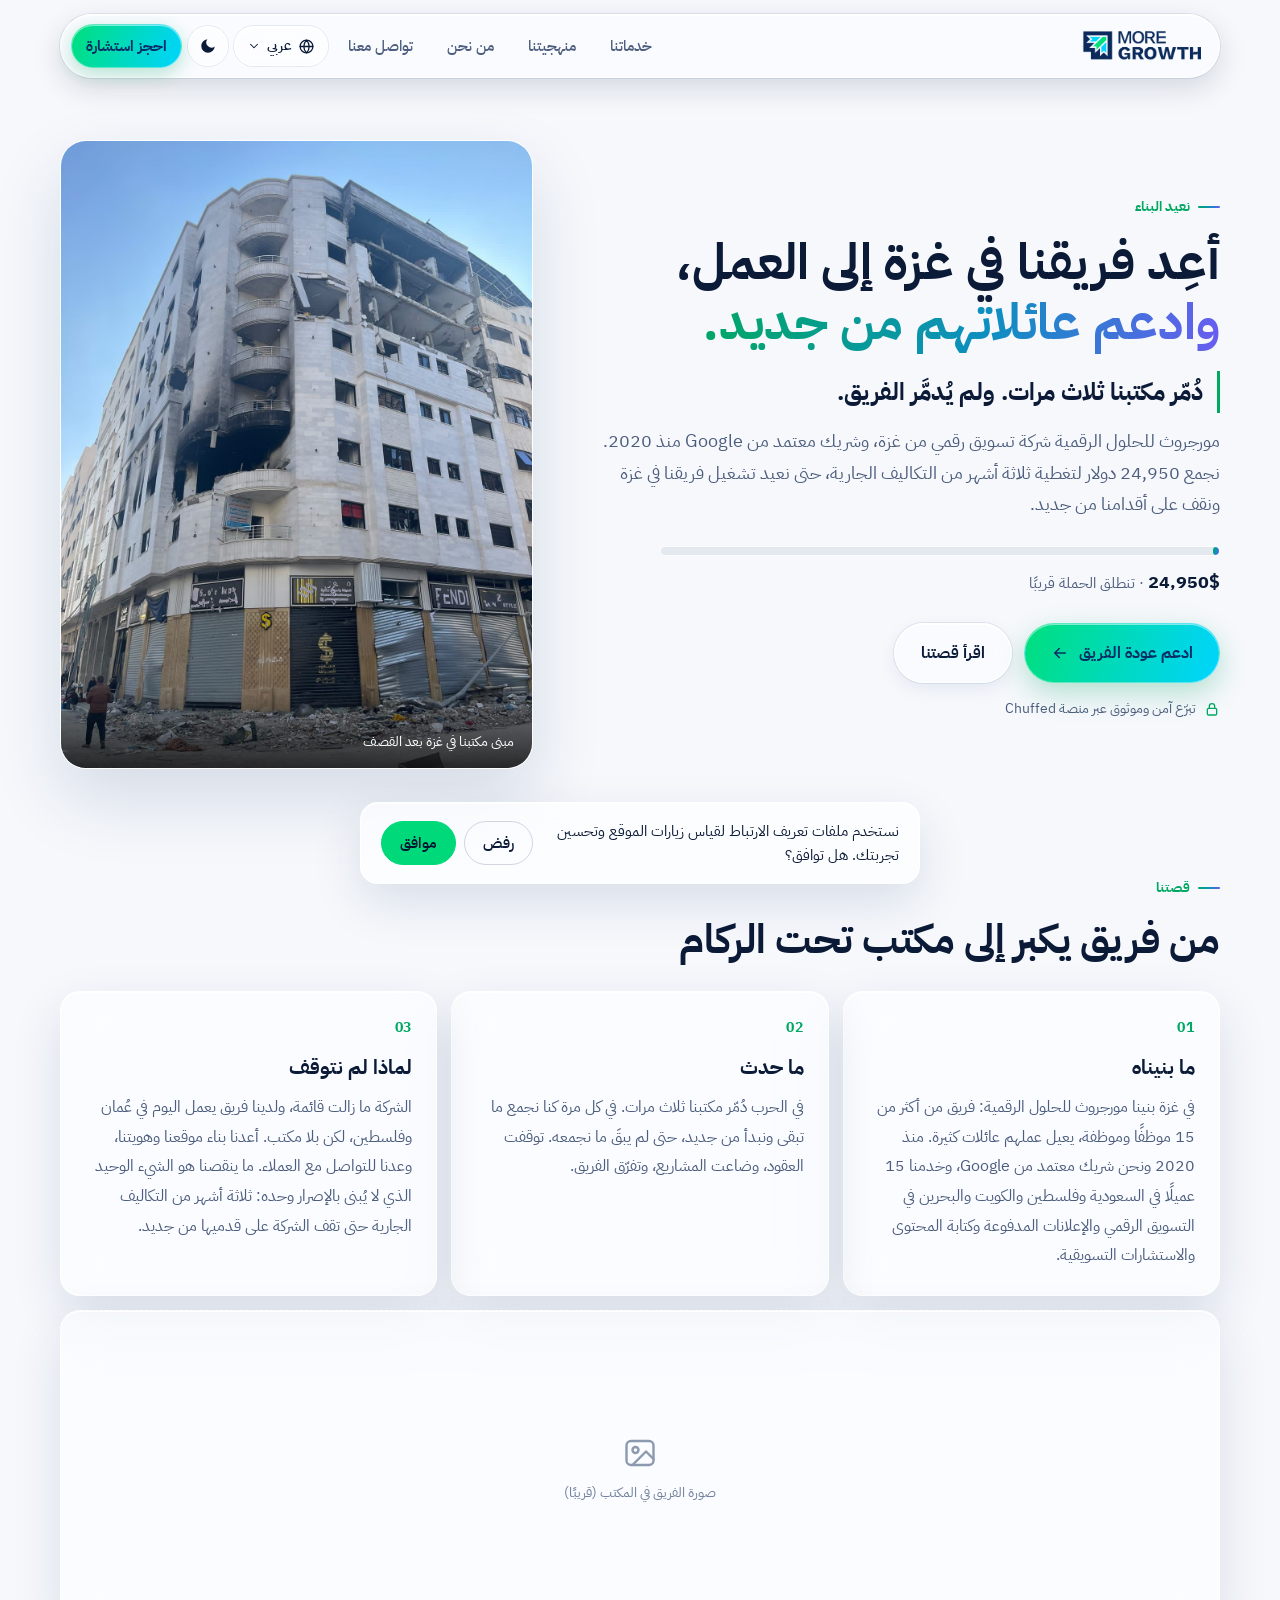
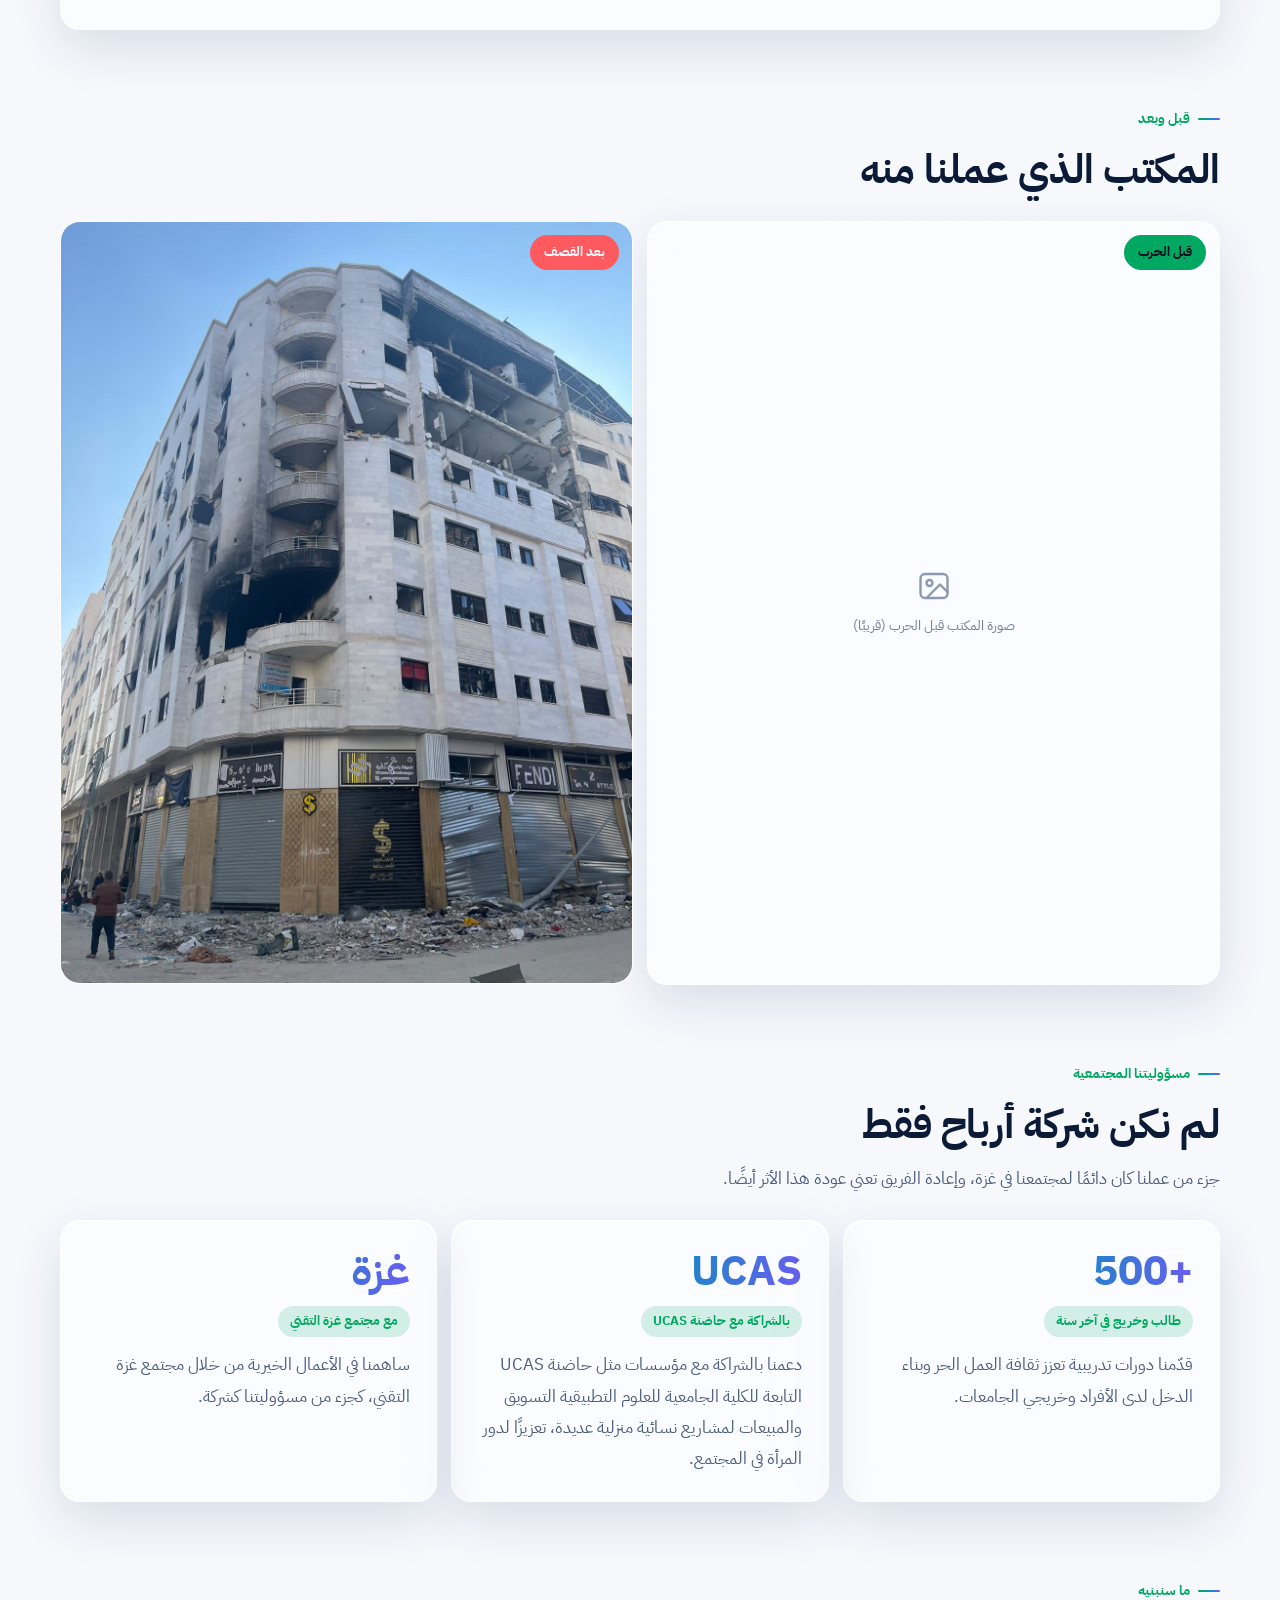
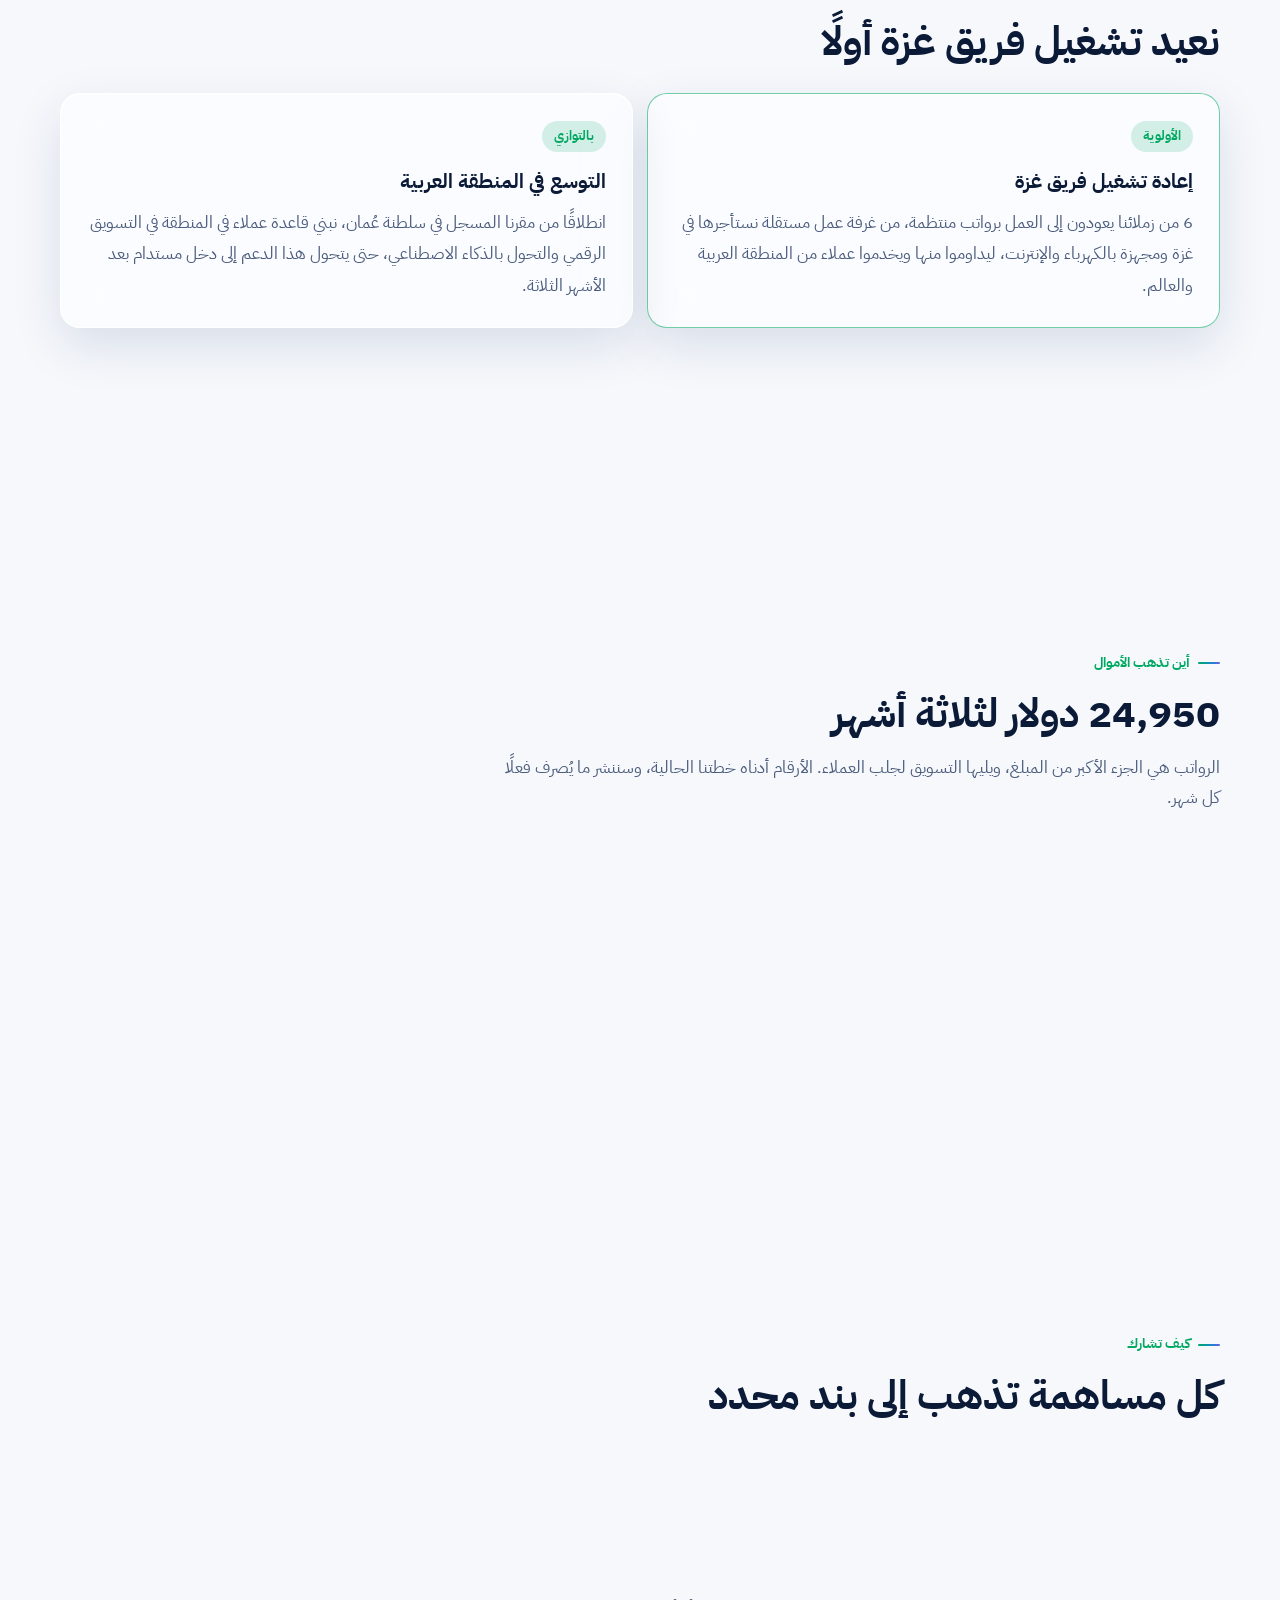
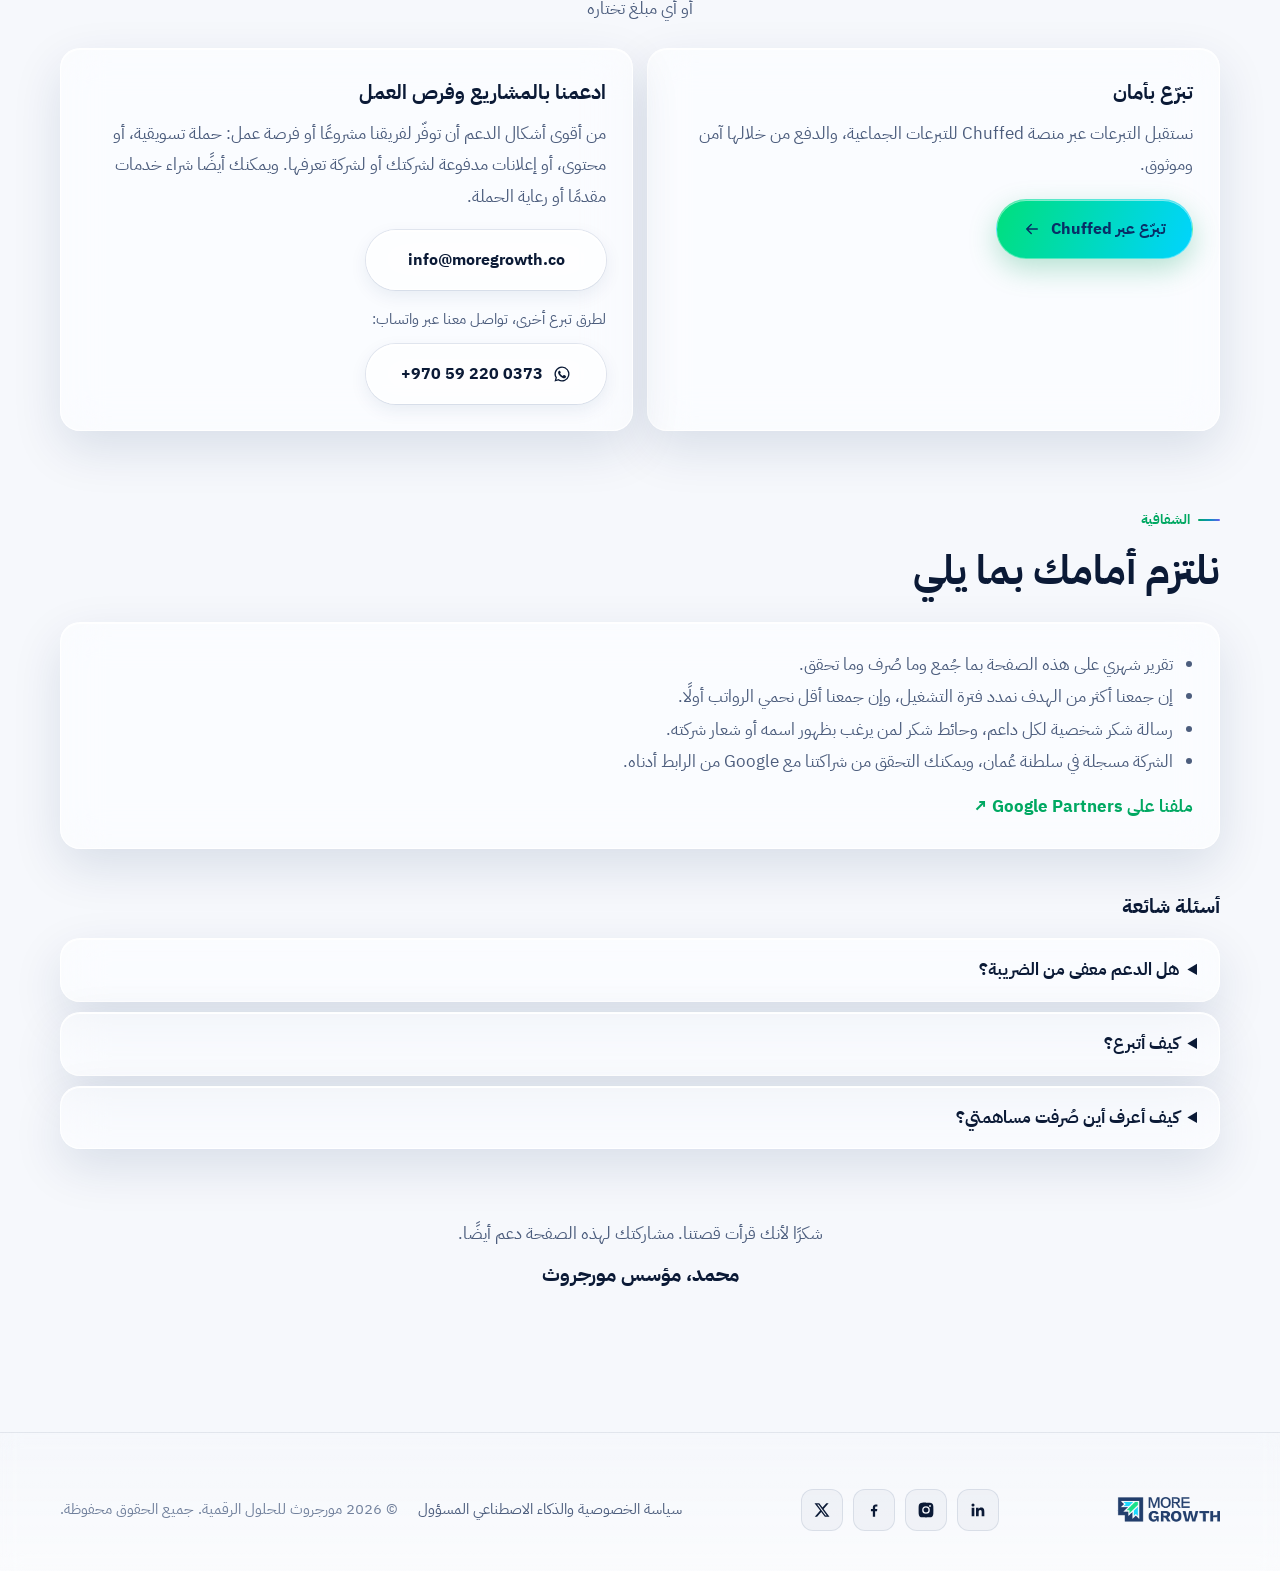
<file: rebuild/index.html>
<!doctype html>
<html lang="ar" dir="rtl">
<head>
<meta charset="utf-8">
<script>window.dataLayer=window.dataLayer||[];function gtag(){dataLayer.push(arguments);}gtag('consent','default',{ad_storage:'denied',ad_user_data:'denied',ad_personalization:'denied',analytics_storage:'denied',wait_for_update:500});try{if(localStorage.getItem('mg-consent')==='granted')gtag('consent','update',{ad_storage:'granted',ad_user_data:'granted',ad_personalization:'granted',analytics_storage:'granted'})}catch(e){}</script>
<!-- Google Tag Manager -->
<script>(function(w,d,s,l,i){w[l]=w[l]||[];w[l].push({'gtm.start':new Date().getTime(),event:'gtm.js'});var f=d.getElementsByTagName(s)[0],j=d.createElement(s),dl=l!='dataLayer'?'&l='+l:'';j.async=true;j.src='https://www.googletagmanager.com/gtm.js?id='+i+dl;f.parentNode.insertBefore(j,f);})(window,document,'script','dataLayer','GTM-PMZVHFF');</script>
<!-- End Google Tag Manager -->
<meta name="viewport" content="width=device-width, initial-scale=1">
<title>نعيد البناء | ادعم عودة فريق مورجروث في غزة</title>
<meta name="description" content="دُمّر مكتبنا في غزة ثلاث مرات. ساعدنا في تغطية ثلاثة أشهر من التكاليف الجارية لنعيد تشغيل فريقنا ونتوسع في المنطقة العربية.">
<link rel="canonical" href="https://moregrowth.co/rebuild/">
<meta name="robots" content="noindex">
<link rel="alternate" hreflang="ar" href="https://moregrowth.co/rebuild/">
<link rel="alternate" hreflang="en" href="https://moregrowth.co/en/rebuild/">
<link rel="alternate" hreflang="x-default" href="https://moregrowth.co/rebuild/">
<meta property="og:type" content="website">
<meta property="og:title" content="نعيد البناء | ادعم عودة فريق مورجروث في غزة">
<meta property="og:description" content="دُمّر مكتبنا في غزة ثلاث مرات. ساعدنا في تغطية ثلاثة أشهر من التكاليف الجارية لنعيد تشغيل فريقنا ونتوسع في المنطقة العربية.">
<meta property="og:url" content="https://moregrowth.co/rebuild/">
<meta property="og:locale" content="ar_AR">
<meta property="og:image" content="https://moregrowth.co/assets/rebuild/og-ar.jpg">
<meta name="twitter:card" content="summary_large_image">
<meta name="twitter:site" content="@moregrowthco">
<meta name="theme-color" content="#050b1a">
<meta name="color-scheme" content="dark light">
<script>(function(){try{var t=localStorage.getItem("mg-theme");if(t==="light"||t==="dark")document.documentElement.setAttribute("data-theme",t)}catch(e){}})()</script>
<link rel="icon" type="image/png" href="../assets/favicon.png">
<link rel="apple-touch-icon" href="../assets/apple-touch-icon.png">
<link rel="preconnect" href="https://fonts.googleapis.com">
<link rel="preconnect" href="https://fonts.gstatic.com" crossorigin>
<link href="https://fonts.googleapis.com/css2?family=IBM+Plex+Sans+Arabic:wght@400;500;600;700&family=Inter:wght@400;500;600;700&display=swap" rel="stylesheet">
<link rel="stylesheet" href="../assets/style.css">
<link rel="stylesheet" href="../assets/glass.css">
<link rel="stylesheet" href="../assets/tracks.css">
<script>document.documentElement.classList.add('js')</script>
<link rel="stylesheet" href="../assets/rebuild.css">
<script type="application/ld+json">{"@context":"https://schema.org","@type":"ProfessionalService","name":"MoreGrowth Digital Solutions","alternateName":"مورجروث للحلول الرقمية","url":"https://moregrowth.co/","email":"info@moregrowth.co","logo":"https://moregrowth.co/assets/favicon.png","areaServed":"Middle East and North Africa","sameAs":["https://www.linkedin.com/company/moregrowthco","https://www.instagram.com/moregrowthco/","https://www.facebook.com/moregrowthco/","https://twitter.com/moregrowthco/","https://www.google.com/partners/agency?id=5882315022"]}</script>
</head>
<body>
<!-- Google Tag Manager (noscript) -->
<noscript><iframe src="https://www.googletagmanager.com/ns.html?id=GTM-PMZVHFF" height="0" width="0" style="display:none;visibility:hidden"></iframe></noscript>
<!-- End Google Tag Manager (noscript) -->
<a class="skip" href="#main">تخطَّ إلى المحتوى</a>
<div class="progress" aria-hidden="true"></div>
<div class="ambient" aria-hidden="true"><div class="blob b1"></div><div class="blob b2"></div><div class="blob b3"></div><div class="grid"></div></div>

<header class="site-header">
  <div class="wrap">
    <nav class="nav" aria-label="main">
      <a class="brand" href="/"><img class="logo-d" src="../assets/logo-white.png" alt="MoreGrowth" width="640" height="162"><img class="logo-l" src="../assets/logo-navy.png" alt="MoreGrowth" width="640" height="162"></a>
      <button class="menu-btn" aria-expanded="false" aria-controls="nav-links" aria-label="القائمة"><span></span><span></span><span></span></button>
      <ul class="nav-links" id="nav-links">
        <li><a href="/#services">خدماتنا</a></li><li><a href="/#approach">منهجيتنا</a></li><li><a href="/#about">من نحن</a></li><li><a href="/#contact">تواصل معنا</a></li>
        <li class="langs-li"><details class="lang-dd"><summary aria-label="اللغة: العربية"><svg class="i-globe" viewBox="0 0 24 24" aria-hidden="true"><circle cx="12" cy="12" r="9"/><path d="M3 12h18M12 3c2.5 2.7 3.8 5.7 3.8 9s-1.3 6.3-3.8 9c-2.5-2.7-3.8-5.7-3.8-9S9.5 5.7 12 3Z"/></svg><span>عربي</span><svg class="i-chev" viewBox="0 0 24 24" aria-hidden="true"><path d="m6 9 6 6 6-6"/></svg></summary><ul><li><a href="/rebuild/" hreflang="ar" lang="ar" aria-current="page"><span>العربية</span><b>عربي</b></a></li><li><a href="/en/rebuild/" hreflang="en" lang="en"><span>English</span><b>EN</b></a></li></ul></details></li>
        <li><button class="theme-btn" type="button" aria-label="تبديل الوضع الفاتح والداكن" title="تبديل الوضع الفاتح والداكن"><svg class="i-sun" viewBox="0 0 24 24" aria-hidden="true"><circle cx="12" cy="12" r="4"/><path d="M12 2v2M12 20v2M4.9 4.9l1.4 1.4M17.7 17.7l1.4 1.4M2 12h2M20 12h2M4.9 19.1l1.4-1.4M17.7 6.3l1.4-1.4"/></svg><svg class="i-moon" viewBox="0 0 24 24" aria-hidden="true"><path d="M21 12.8A9 9 0 1 1 11.2 3a7 7 0 0 0 9.8 9.8Z"/></svg></button></li>
        <li><a class="nav-cta" href="mailto:info@moregrowth.co?subject=%D8%B7%D9%84%D8%A8%20%D8%A7%D8%B3%D8%AA%D8%B4%D8%A7%D8%B1%D8%A9%20%D9%85%D9%86%20%D9%85%D9%88%D9%82%D8%B9%20%D9%85%D9%88%D8%B1%D8%AC%D8%B1%D9%88%D8%AB" data-consult>احجز استشارة</a></li>
      </ul>
    </nav>
  </div>
</header>

<main id="main" class="rb">
<section class="rb-hero">
  <div class="wrap rb-hero-grid">
    <div>
      <p class="kicker">نعيد البناء</p>
      <h1>أعِد فريقنا في غزة إلى العمل،<br><span class="grad">وادعم عائلاتهم من جديد.</span></h1>
      <p class="rb-hsub">دُمّر مكتبنا ثلاث مرات. ولم يُدمَّر الفريق.</p>
      <p class="rb-lead">مورجروث للحلول الرقمية شركة تسويق رقمي من غزة، وشريك معتمد من Google منذ 2020. نجمع 24,950 دولار لتغطية ثلاثة أشهر من التكاليف الجارية، حتى نعيد تشغيل فريقنا في غزة ونقف على أقدامنا من جديد.</p>
      <div class="rb-meter" role="img" aria-label="0 / 24950"><div class="rb-meter-bar"><i style="--w:1%"></i></div><p><b>24,950$</b> · تنطلق الحملة قريبًا</p></div>
      <div class="rb-ctas"><a class="btn btn-primary" href="https://chuffed.org/" target="_blank" rel="noopener" data-rb-cta>ادعم عودة الفريق <svg class="arrow" viewBox="0 0 24 24" aria-hidden="true" fill="none" stroke="currentColor" stroke-width="2" stroke-linecap="round" stroke-linejoin="round"><path d="M5 12h14M13 6l6 6-6 6"/></svg></a><a class="btn btn-ghost" href="#story">اقرأ قصتنا</a></div>
      <p class="rb-secure"><svg viewBox="0 0 24 24" aria-hidden="true"><rect x="5" y="11" width="14" height="10" rx="2"/><path d="M8 11V8a4 4 0 0 1 8 0v3"/></svg>تبرّع آمن وموثوق عبر منصة Chuffed</p>
    </div>
    <figure class="rb-hero-photo" data-reveal="zoom"><img src="../assets/rebuild/office-destroyed.jpg" alt="مبنى مكتبنا في غزة بعد القصف" width="1170" height="1560"><figcaption>مبنى مكتبنا في غزة بعد القصف</figcaption></figure>
  </div>
</section>

<section class="wrap rb-sec" id="story">
  <p class="kicker">قصتنا</p><h2>من فريق يكبر إلى مكتب تحت الركام</h2>
  <div class="rb-story"><div class="rb-ch" data-reveal><span class="rb-num">01</span><h3>ما بنيناه</h3><p>في غزة بنينا مورجروث للحلول الرقمية: فريق من أكثر من 15 موظفًا وموظفة، يعيل عملهم عائلات كثيرة. منذ 2020 ونحن شريك معتمد من Google، وخدمنا 15 عميلًا في السعودية وفلسطين والكويت والبحرين في التسويق الرقمي والإعلانات المدفوعة وكتابة المحتوى والاستشارات التسويقية.</p></div><div class="rb-ch" data-reveal><span class="rb-num">02</span><h3>ما حدث</h3><p>في الحرب دُمّر مكتبنا ثلاث مرات. في كل مرة كنا نجمع ما تبقى ونبدأ من جديد، حتى لم يبقَ ما نجمعه. توقفت العقود، وضاعت المشاريع، وتفرّق الفريق.</p></div><div class="rb-ch" data-reveal><span class="rb-num">03</span><h3>لماذا لم نتوقف</h3><p>الشركة ما زالت قائمة، ولدينا فريق يعمل اليوم في عُمان وفلسطين، لكن بلا مكتب. أعدنا بناء موقعنا وهويتنا، وعدنا للتواصل مع العملاء. ما ينقصنا هو الشيء الوحيد الذي لا يُبنى بالإصرار وحده: ثلاثة أشهر من التكاليف الجارية حتى تقف الشركة على قدميها من جديد.</p></div></div>
  <figure class="rb-ph rb-wide"><div><svg viewBox="0 0 24 24" aria-hidden="true"><rect x="3" y="4" width="18" height="16" rx="3"/><circle cx="9" cy="10" r="2"/><path d="m21 16-5-5-9 9"/></svg><span>صورة الفريق في المكتب (قريبًا)</span></div></figure>
</section>

<section class="wrap rb-sec">
  <p class="kicker">قبل وبعد</p><h2>المكتب الذي عملنا منه</h2>
  <div class="rb-ba">
    <div><span class="rb-ba-tag">قبل الحرب</span><figure class="rb-ph "><div><svg viewBox="0 0 24 24" aria-hidden="true"><rect x="3" y="4" width="18" height="16" rx="3"/><circle cx="9" cy="10" r="2"/><path d="m21 16-5-5-9 9"/></svg><span>صورة المكتب قبل الحرب (قريبًا)</span></div></figure></div>
    <div><span class="rb-ba-tag rb-after">بعد القصف</span><figure class="rb-photo"><img src="../assets/rebuild/office-destroyed.jpg" alt="مبنى مكتبنا في غزة بعد القصف" loading="lazy" width="1170" height="1560"></figure></div>
  </div>
</section>


<section class="wrap rb-sec">
  <p class="kicker">مسؤوليتنا المجتمعية</p><h2>لم نكن شركة أرباح فقط</h2><p class="rb-sub">جزء من عملنا كان دائمًا لمجتمعنا في غزة، وإعادة الفريق تعني عودة هذا الأثر أيضًا.</p>
  <div class="rb-impacts"><article class="rb-card rb-impact" data-reveal style="--d:0.0s"><b>+500</b><span class="rb-tag">طالب وخريج في آخر سنة</span><p>قدّمنا دورات تدريبية تعزز ثقافة العمل الحر وبناء الدخل لدى الأفراد وخريجي الجامعات.</p></article><article class="rb-card rb-impact" data-reveal style="--d:0.08s"><b>UCAS</b><span class="rb-tag">بالشراكة مع حاضنة UCAS</span><p>دعمنا بالشراكة مع مؤسسات مثل حاضنة UCAS التابعة للكلية الجامعية للعلوم التطبيقية التسويق والمبيعات لمشاريع نسائية منزلية عديدة، تعزيزًا لدور المرأة في المجتمع.</p></article><article class="rb-card rb-impact" data-reveal style="--d:0.16s"><b>غزة</b><span class="rb-tag">مع مجتمع غزة التقني</span><p>ساهمنا في الأعمال الخيرية من خلال مجتمع غزة التقني، كجزء من مسؤوليتنا كشركة.</p></article></div>
</section>

<section class="wrap rb-sec">
  <p class="kicker">ما سنبنيه</p><h2>نعيد تشغيل فريق غزة أولًا</h2>
  <div class="rb-plan"><article class="rb-card rb-prio" data-reveal style="--d:0.0s"><span class="rb-tag">الأولوية</span><h3>إعادة تشغيل فريق غزة</h3><p>6 من زملائنا يعودون إلى العمل برواتب منتظمة، من غرفة عمل مستقلة نستأجرها في غزة ومجهزة بالكهرباء والإنترنت، ليداوموا منها ويخدموا عملاء من المنطقة العربية والعالم.</p></article><article class="rb-card" data-reveal style="--d:0.1s"><span class="rb-tag">بالتوازي</span><h3>التوسع في المنطقة العربية</h3><p>انطلاقًا من مقرنا المسجل في سلطنة عُمان، نبني قاعدة عملاء في المنطقة في التسويق الرقمي والتحول بالذكاء الاصطناعي، حتى يتحول هذا الدعم إلى دخل مستدام بعد الأشهر الثلاثة.</p></article></div>
  <div class="rb-legal" data-reveal><h3>ولنعمل بشكل قانوني سليم، نسوّي أوراقنا</h3><div class="rb-legal-grid"><div class="rb-legal-col"><h4>في فلسطين</h4><ul><li>تجديد السجل التجاري</li><li>عضوية اتحاد شركات أنظمة المعلومات الفلسطيني (PITA)</li><li>تخليص الضرائب المتراكمة</li></ul></div></div></div>
</section>

<section class="wrap rb-sec" id="budget">
  <p class="kicker">أين تذهب الأموال</p><h2>24,950 دولار لثلاثة أشهر</h2><p class="rb-sub">الرواتب هي الجزء الأكبر من المبلغ، ويليها التسويق لجلب العملاء. الأرقام أدناه خطتنا الحالية، وسننشر ما يُصرف فعلًا كل شهر.</p>
  <div class="rb-budget" data-reveal><ul><li><span class="rb-b-l">رواتب فريق غزة (6 موظفين × 600 دولار شهريًا)</span><span class="rb-b-bar"><i style="--w:100.0%"></i></span><span class="rb-b-v">10,800$</span></li><li><span class="rb-b-l">التسويق وجلب العملاء (1,500 دولار شهريًا)</span><span class="rb-b-bar"><i style="--w:41.7%"></i></span><span class="rb-b-v">4,500$</span></li><li><span class="rb-b-l">أجهزة بدل التي فُقدت</span><span class="rb-b-bar"><i style="--w:46.3%"></i></span><span class="rb-b-v">5,000$</span></li><li><span class="rb-b-l">غرفة العمل في غزة (600 دولار شهريًا)</span><span class="rb-b-bar"><i style="--w:16.7%"></i></span><span class="rb-b-v">1,800$</span></li><li><span class="rb-b-l">الأدوات والاشتراكات (300 دولار شهريًا)</span><span class="rb-b-bar"><i style="--w:8.3%"></i></span><span class="rb-b-v">900$</span></li><li><span class="rb-b-l">الأوراق القانونية في فلسطين</span><span class="rb-b-bar"><i style="--w:13.9%"></i></span><span class="rb-b-v">1,500$</span></li><li><span class="rb-b-l">مزودو الخدمات المحاسبية والقانونية (150 دولار شهريًا)</span><span class="rb-b-bar"><i style="--w:4.2%"></i></span><span class="rb-b-v">450$</span></li></ul><p class="rb-total"><span>المجموع</span><b>24,950$</b></p></div>
</section>

<section class="wrap rb-sec" id="support">
  <p class="kicker">كيف تشارك</p><h2>كل مساهمة تذهب إلى بند محدد</h2>
  <div class="rb-tiers"><a class="rb-tier" href="https://chuffed.org/" target="_blank" rel="noopener" data-reveal style="--d:0.0s"><b>300$</b><span>شهر من البرامج والأدوات</span></a><a class="rb-tier" href="https://chuffed.org/" target="_blank" rel="noopener" data-reveal style="--d:0.08s"><b>600$</b><span>راتب شهر لزميل في غزة</span></a><a class="rb-tier" href="https://chuffed.org/" target="_blank" rel="noopener" data-reveal style="--d:0.16s"><b>3,600$</b><span>شهر كامل من رواتب الفريق</span></a></div>
  <p class="rb-any">أو أي مبلغ تختاره</p>
  <div class="rb-give">
    <div class="rb-card"><h3>تبرّع بأمان</h3><p>نستقبل التبرعات عبر منصة Chuffed للتبرعات الجماعية، والدفع من خلالها آمن وموثوق.</p><a class="btn btn-primary" href="https://chuffed.org/" target="_blank" rel="noopener" data-rb-cta>تبرّع عبر Chuffed <svg class="arrow" viewBox="0 0 24 24" aria-hidden="true" fill="none" stroke="currentColor" stroke-width="2" stroke-linecap="round" stroke-linejoin="round"><path d="M5 12h14M13 6l6 6-6 6"/></svg></a></div>
    <div class="rb-card"><h3>ادعمنا بالمشاريع وفرص العمل</h3><p>من أقوى أشكال الدعم أن توفّر لفريقنا مشروعًا أو فرصة عمل: حملة تسويقية، أو محتوى، أو إعلانات مدفوعة لشركتك أو لشركة تعرفها. ويمكنك أيضًا شراء خدمات مقدمًا أو رعاية الحملة.</p><div class="rb-contact"><a class="btn btn-ghost" href="mailto:info@moregrowth.co?subject=دعم إعادة بناء مورجروث">info@moregrowth.co</a><p>لطرق تبرع أخرى، تواصل معنا عبر واتساب:</p><a class="btn btn-ghost" href="https://wa.me/970592200373" target="_blank" rel="noopener"><svg viewBox="0 0 24 24" aria-hidden="true" fill="currentColor"><path d="M12 2a10 10 0 0 0-8.6 15.1L2 22l5-1.3A10 10 0 1 0 12 2Zm0 18.2a8.2 8.2 0 0 1-4.2-1.2l-.3-.2-3 .8.8-2.9-.2-.3A8.2 8.2 0 1 1 12 20.2Zm4.5-6.1c-.2-.1-1.5-.7-1.7-.8-.2-.1-.4-.1-.6.1l-.8 1c-.1.2-.3.2-.5.1a6.7 6.7 0 0 1-3.3-2.9c-.3-.4.2-.4.7-1.3.1-.2 0-.3 0-.4l-.8-1.8c-.2-.5-.4-.4-.6-.4h-.5a1 1 0 0 0-.7.3 3 3 0 0 0-.9 2.2 5.2 5.2 0 0 0 1.1 2.7 11.8 11.8 0 0 0 4.5 4c1.7.7 2.3.8 3.2.6.5-.1 1.5-.6 1.7-1.2.2-.6.2-1.1.1-1.2l-.4-.2Z"/></svg><span dir="ltr">+970 59 220 0373</span></a></div></div>
  </div>
</section>

<section class="wrap rb-sec">
  <p class="kicker">الشفافية</p><h2>نلتزم أمامك بما يلي</h2>
  <div class="rb-trust"><ul><li>تقرير شهري على هذه الصفحة بما جُمع وما صُرف وما تحقق.</li><li>إن جمعنا أكثر من الهدف نمدد فترة التشغيل، وإن جمعنا أقل نحمي الرواتب أولًا.</li><li>رسالة شكر شخصية لكل داعم، وحائط شكر لمن يرغب بظهور اسمه أو شعار شركته.</li><li>الشركة مسجلة في سلطنة عُمان، ويمكنك التحقق من شراكتنا مع Google من الرابط أدناه.</li></ul><a class="rb-partner" href="https://www.google.com/partners/agency?id=5882315022" target="_blank" rel="noopener">ملفنا على Google Partners ↗</a></div>
  <h3 class="rb-faq-h">أسئلة شائعة</h3><details class="rb-faq"><summary>هل الدعم معفى من الضريبة؟</summary><p>لا. نحن شركة ولسنا جمعية خيرية، لذلك لا يمكننا إصدار إيصال إعفاء ضريبي. يمكن للشركات الحصول على فاتورة إذا اشترت خدمات مقدمًا.</p></details><details class="rb-faq"><summary>كيف أتبرع؟</summary><p>عبر صفحة حملتنا على منصة Chuffed، والدفع من خلالها آمن وموثوق. تُصرف التبرعات على البنود المعلنة في هذه الصفحة.</p></details><details class="rb-faq"><summary>كيف أعرف أين صُرفت مساهمتي؟</summary><p>ننشر تقريرًا شهريًا على هذه الصفحة، ونجيب على أي سؤال عبر info@moregrowth.co.</p></details>
  <div class="rb-sign"><p>شكرًا لأنك قرأت قصتنا. مشاركتك لهذه الصفحة دعم أيضًا.</p><b>محمد، مؤسس مورجروث</b></div>
</section>
</main>

<footer>
  <div class="wrap foot">
    <img class="logo-d" src="../assets/logo-white.png" alt="MoreGrowth" width="640" height="162" loading="lazy"><img class="logo-l" src="../assets/logo-navy.png" alt="MoreGrowth" width="640" height="162" loading="lazy">
    <div class="socials"><a href="https://www.linkedin.com/company/moregrowthco" target="_blank" rel="noopener" aria-label="LinkedIn"><svg viewBox="0 0 24 24" aria-hidden="true"><path d="M20.45 20.45h-3.56v-5.57c0-1.33-.02-3.04-1.85-3.04-1.86 0-2.14 1.45-2.14 2.94v5.67H9.35V9h3.41v1.56h.05c.48-.9 1.64-1.85 3.37-1.85 3.6 0 4.27 2.37 4.27 5.46v6.28ZM5.34 7.43a2.06 2.06 0 1 1 0-4.13 2.06 2.06 0 0 1 0 4.13ZM7.12 20.45H3.56V9h3.56v11.45Z"/></svg></a><a href="https://www.instagram.com/moregrowthco/" target="_blank" rel="noopener" aria-label="Instagram"><svg viewBox="0 0 24 24" aria-hidden="true"><path d="M12 2.2c3.2 0 3.58.01 4.85.07 3.25.15 4.77 1.69 4.92 4.92.06 1.27.07 1.65.07 4.85s-.01 3.58-.07 4.85c-.15 3.23-1.66 4.77-4.92 4.92-1.27.06-1.65.07-4.85.07s-3.58-.01-4.85-.07c-3.26-.15-4.77-1.7-4.92-4.92C2.17 15.58 2.16 15.2 2.16 12s.01-3.58.07-4.85C2.38 3.92 3.9 2.38 7.15 2.23 8.42 2.17 8.8 2.16 12 2.16Zm0 4.68a5.12 5.12 0 1 0 0 10.24 5.12 5.12 0 0 0 0-10.24Zm0 8.45a3.33 3.33 0 1 1 0-6.66 3.33 3.33 0 0 1 0 6.66Zm5.34-9.87a1.2 1.2 0 1 0 0 2.4 1.2 1.2 0 0 0 0-2.4Z"/></svg></a><a href="https://www.facebook.com/moregrowthco/" target="_blank" rel="noopener" aria-label="Facebook"><svg viewBox="0 0 24 24" aria-hidden="true"><path d="M13.5 21v-7.5h2.53l.38-2.94H13.5V8.69c0-.85.24-1.43 1.46-1.43h1.56V4.63a21 21 0 0 0-2.27-.12c-2.25 0-3.79 1.37-3.79 3.89v2.17H7.92v2.94h2.54V21h3.04Z"/></svg></a><a href="https://twitter.com/moregrowthco/" target="_blank" rel="noopener" aria-label="X (Twitter)"><svg viewBox="0 0 24 24" aria-hidden="true"><path d="M17.75 3h3.07l-6.71 7.67L22 21h-6.18l-4.84-6.33L5.44 21H2.37l7.18-8.2L2 3h6.33l4.38 5.79L17.75 3Zm-1.08 16.18h1.7L7.4 4.73H5.58l11.09 14.45Z"/></svg></a></div>
    <div class="foot-meta"><a class="foot-link" href="/privacy/">سياسة الخصوصية والذكاء الاصطناعي المسؤول</a><span>© <span id="y">2026</span> مورجروث للحلول الرقمية. جميع الحقوق محفوظة.</span></div>
  </div>
</footer>
<script src="../assets/main.js" defer></script>
</body>
</html>
</file>
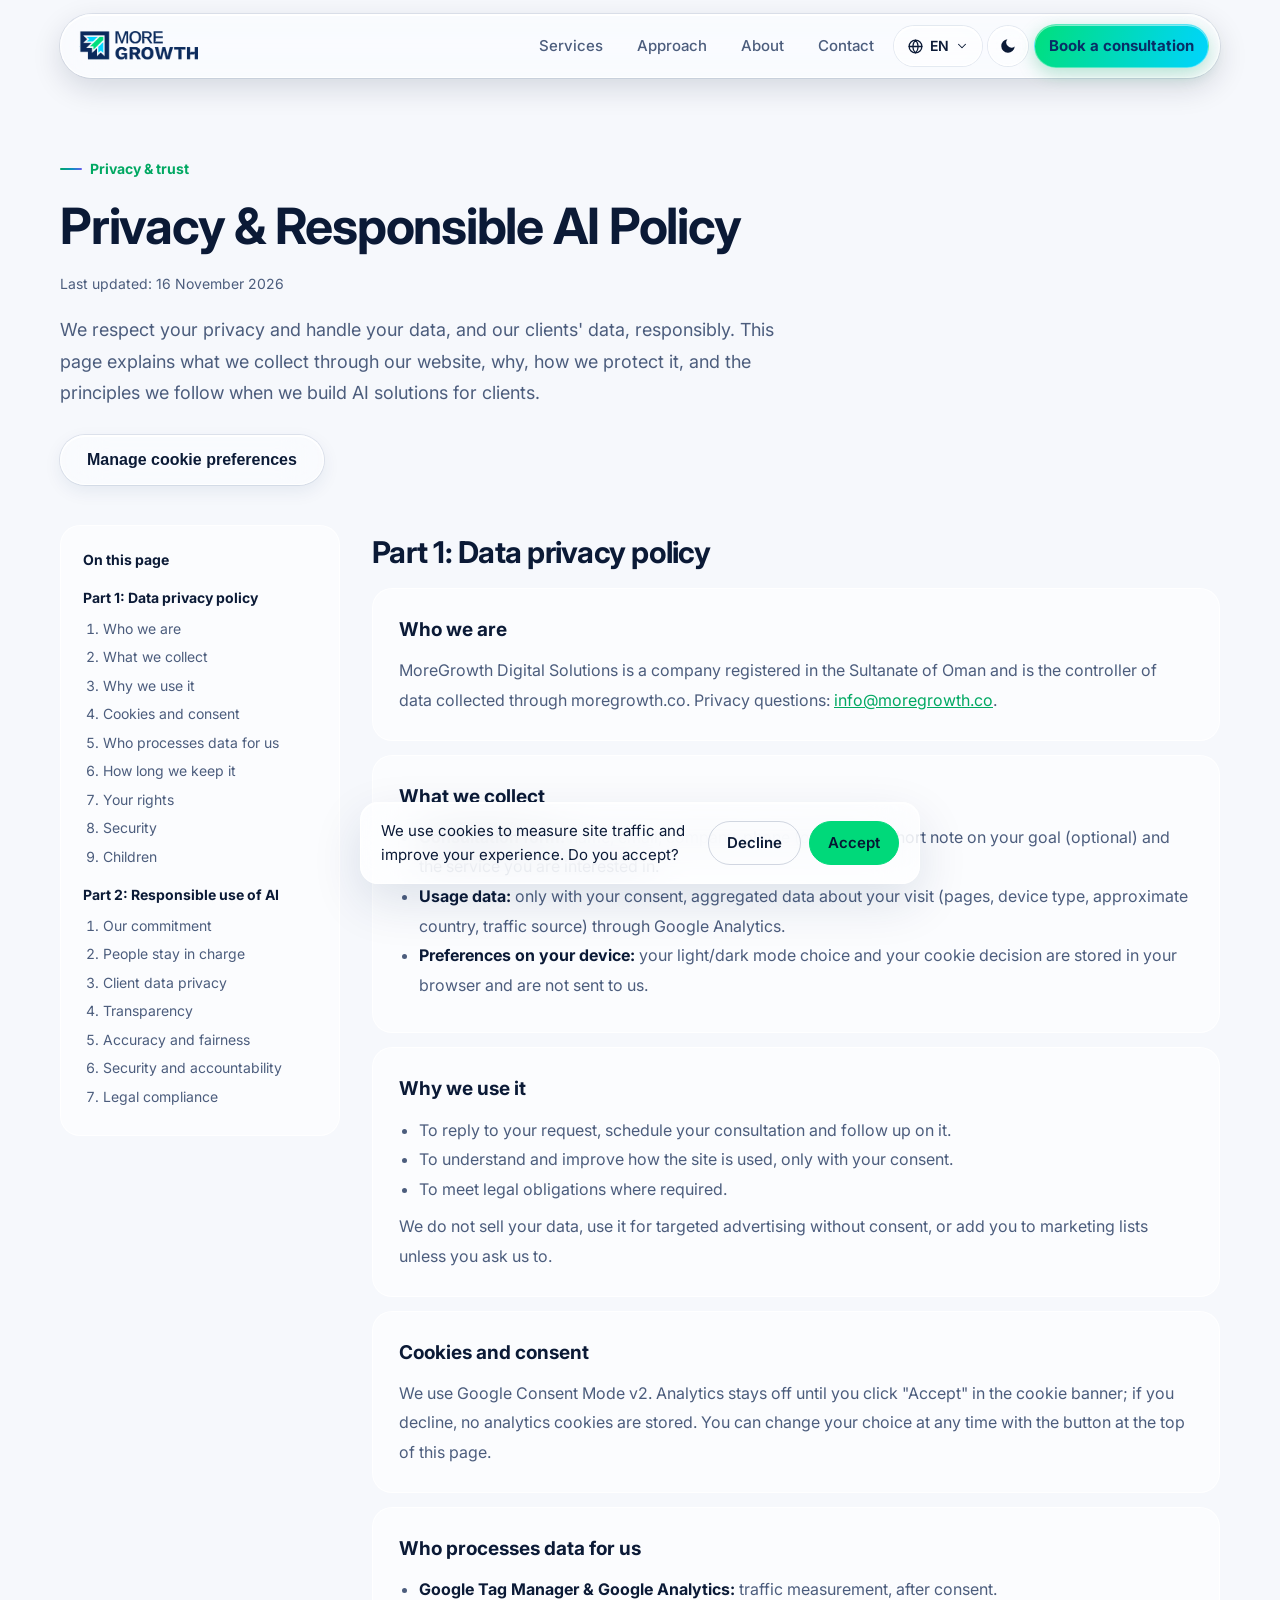
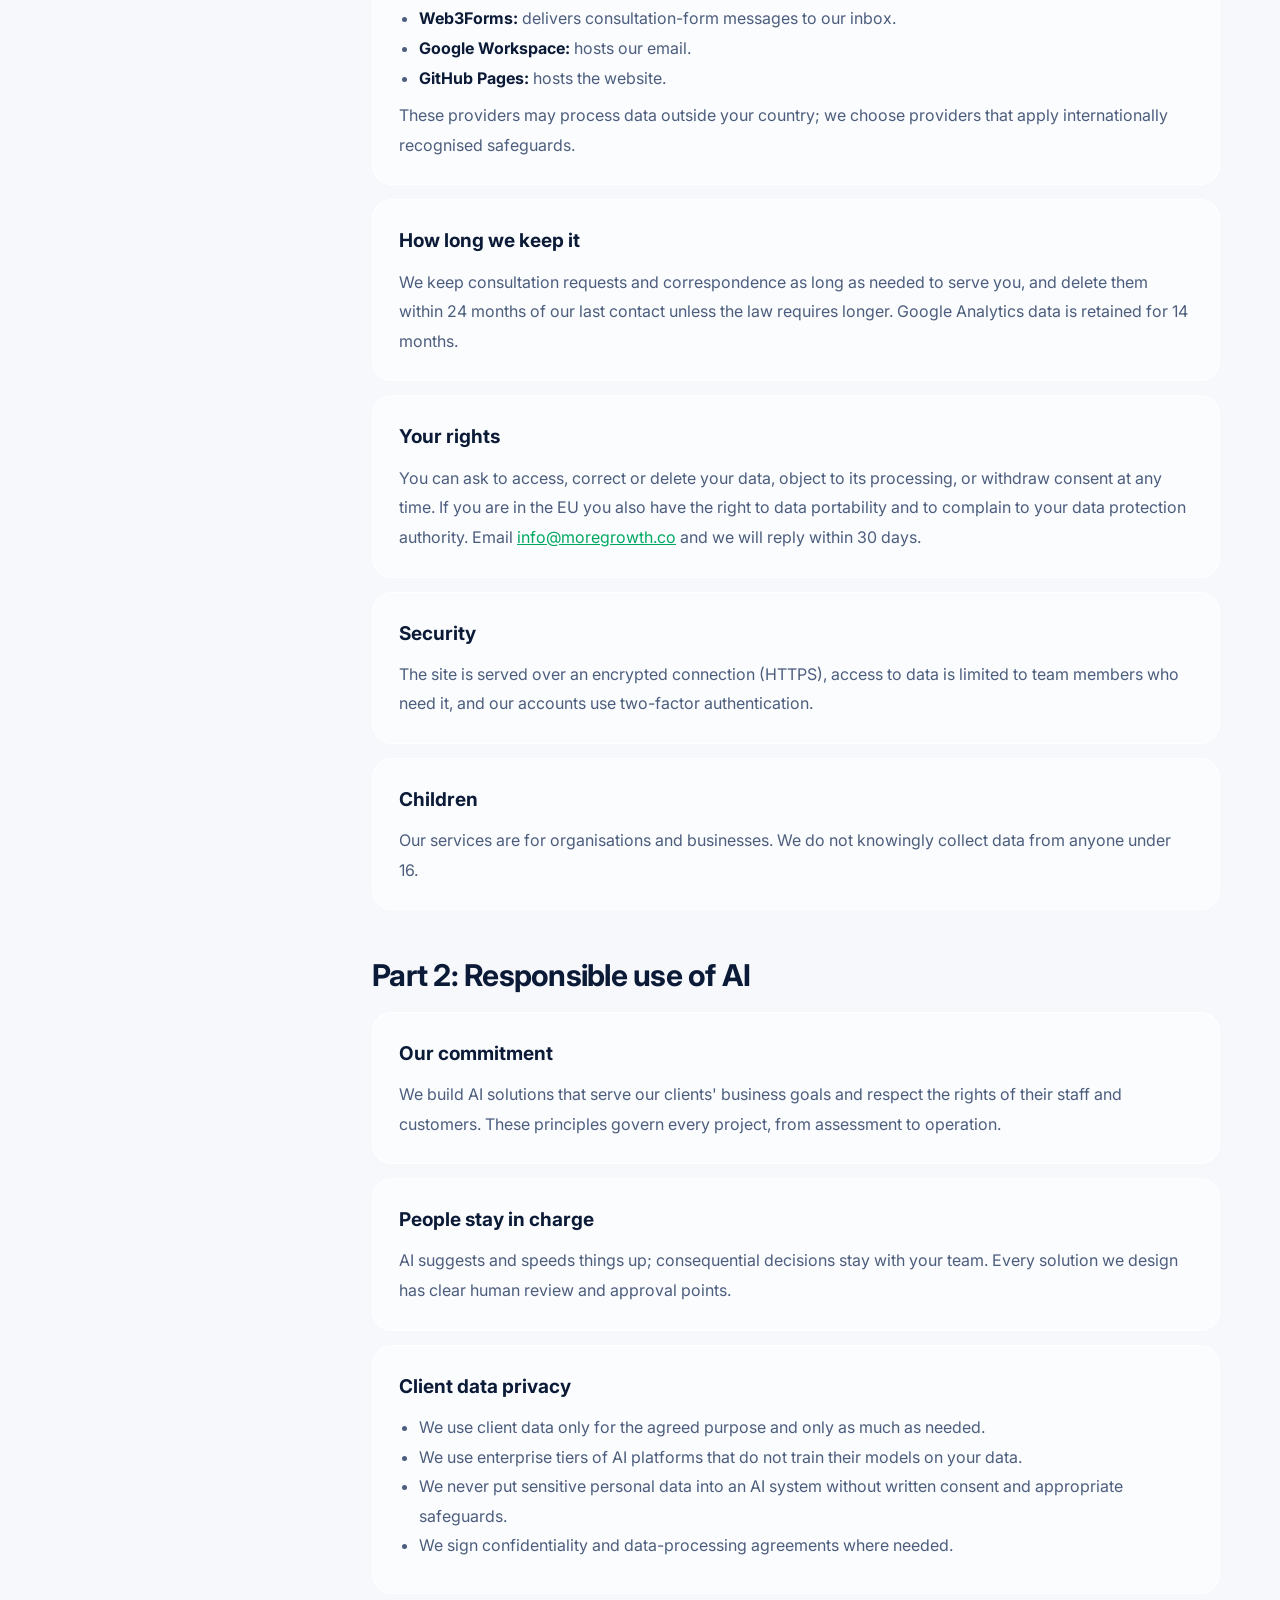
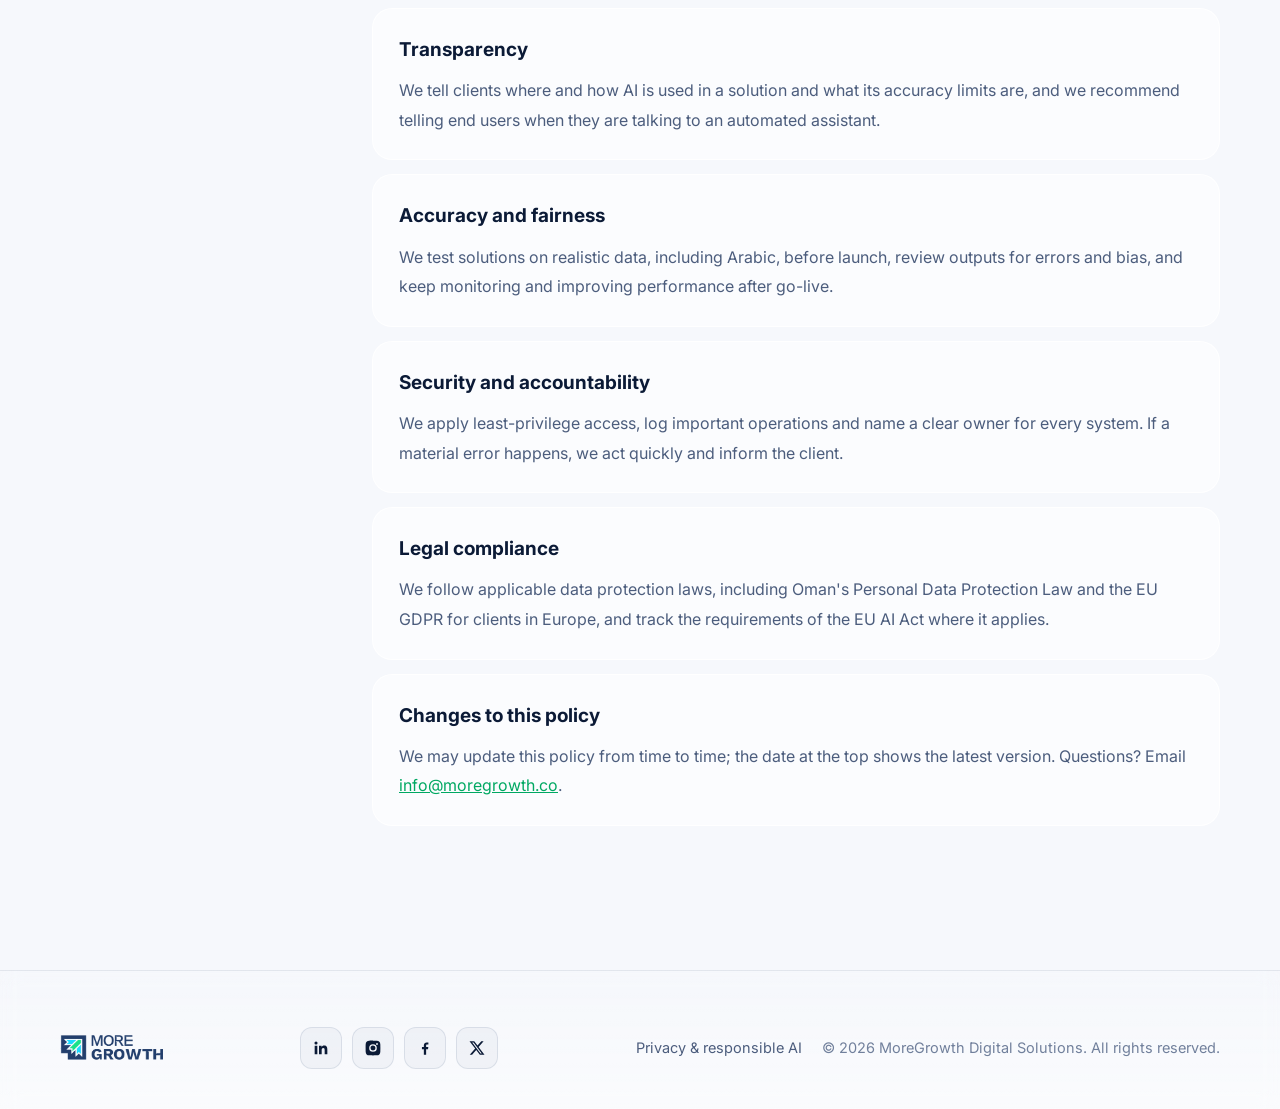
<file: en/privacy/index.html>
<!doctype html>
<html lang="en" dir="ltr">
<head>
<meta charset="utf-8">
<script>window.dataLayer=window.dataLayer||[];function gtag(){dataLayer.push(arguments);}gtag('consent','default',{ad_storage:'denied',ad_user_data:'denied',ad_personalization:'denied',analytics_storage:'denied',wait_for_update:500});try{if(localStorage.getItem('mg-consent')==='granted')gtag('consent','update',{ad_storage:'granted',ad_user_data:'granted',ad_personalization:'granted',analytics_storage:'granted'})}catch(e){}</script>
<!-- Google Tag Manager -->
<script>(function(w,d,s,l,i){w[l]=w[l]||[];w[l].push({'gtm.start':new Date().getTime(),event:'gtm.js'});var f=d.getElementsByTagName(s)[0],j=d.createElement(s),dl=l!='dataLayer'?'&l='+l:'';j.async=true;j.src='https://www.googletagmanager.com/gtm.js?id='+i+dl;f.parentNode.insertBefore(j,f);})(window,document,'script','dataLayer','GTM-PMZVHFF');</script>
<!-- End Google Tag Manager -->
<meta name="viewport" content="width=device-width, initial-scale=1">
<title>Privacy & Responsible AI Policy | MoreGrowth</title>
<meta name="description" content="How MoreGrowth Digital Solutions collects, uses and protects data, and the principles behind our responsible use of AI.">
<link rel="canonical" href="https://moregrowth.co/en/privacy/">
<link rel="alternate" hreflang="ar" href="https://moregrowth.co/privacy/">
<link rel="alternate" hreflang="en" href="https://moregrowth.co/en/privacy/">
<link rel="alternate" hreflang="nl" href="https://moregrowth.co/nl/privacy/">
<link rel="alternate" hreflang="x-default" href="https://moregrowth.co/privacy/">
<meta property="og:type" content="website">
<meta property="og:title" content="Privacy & Responsible AI Policy | MoreGrowth">
<meta property="og:description" content="How MoreGrowth Digital Solutions collects, uses and protects data, and the principles behind our responsible use of AI.">
<meta property="og:url" content="https://moregrowth.co/en/privacy/">
<meta property="og:locale" content="en_US">
<meta property="og:image" content="https://moregrowth.co/assets/og.png">
<meta name="twitter:card" content="summary_large_image">
<meta name="twitter:site" content="@moregrowthco">
<meta name="theme-color" content="#050b1a">
<meta name="color-scheme" content="dark light">
<script>(function(){try{var t=localStorage.getItem("mg-theme");if(t==="light"||t==="dark")document.documentElement.setAttribute("data-theme",t)}catch(e){}})()</script>
<link rel="icon" type="image/png" href="../../assets/favicon.png">
<link rel="apple-touch-icon" href="../../assets/apple-touch-icon.png">
<link rel="preconnect" href="https://fonts.googleapis.com">
<link rel="preconnect" href="https://fonts.gstatic.com" crossorigin>
<link href="https://fonts.googleapis.com/css2?family=IBM+Plex+Sans+Arabic:wght@400;500;600;700&family=Inter:wght@400;500;600;700&display=swap" rel="stylesheet">
<link rel="stylesheet" href="../../assets/style.css">
<link rel="stylesheet" href="../../assets/glass.css">
<link rel="stylesheet" href="../../assets/tracks.css">
<script>document.documentElement.classList.add('js')</script>
<script type="application/ld+json">{"@context":"https://schema.org","@type":"ProfessionalService","name":"MoreGrowth Digital Solutions","alternateName":"مورجروث للحلول الرقمية","url":"https://moregrowth.co/","email":"info@moregrowth.co","logo":"https://moregrowth.co/assets/favicon.png","areaServed":"Middle East and North Africa","sameAs":["https://www.linkedin.com/company/moregrowthco","https://www.instagram.com/moregrowthco/","https://www.facebook.com/moregrowthco/","https://twitter.com/moregrowthco/","https://www.google.com/partners/agency?id=5882315022"]}</script>
</head>
<body>
<!-- Google Tag Manager (noscript) -->
<noscript><iframe src="https://www.googletagmanager.com/ns.html?id=GTM-PMZVHFF" height="0" width="0" style="display:none;visibility:hidden"></iframe></noscript>
<!-- End Google Tag Manager (noscript) -->
<a class="skip" href="#main">Skip to content</a>
<div class="progress" aria-hidden="true"></div>
<div class="ambient" aria-hidden="true"><div class="blob b1"></div><div class="blob b2"></div><div class="blob b3"></div><div class="grid"></div></div>

<header class="site-header">
  <div class="wrap">
    <nav class="nav" aria-label="main">
      <a class="brand" href="/en/"><img class="logo-d" src="../../assets/logo-white.png" alt="MoreGrowth" width="640" height="162"><img class="logo-l" src="../../assets/logo-navy.png" alt="MoreGrowth" width="640" height="162"></a>
      <button class="menu-btn" aria-expanded="false" aria-controls="nav-links" aria-label="Menu"><span></span><span></span><span></span></button>
      <ul class="nav-links" id="nav-links">
        <li><a href="/en/#services">Services</a></li><li><a href="/en/#approach">Approach</a></li><li><a href="/en/#about">About</a></li><li><a href="/en/#contact">Contact</a></li>
        <li class="langs-li"><details class="lang-dd"><summary aria-label="Language: English"><svg class="i-globe" viewBox="0 0 24 24" aria-hidden="true"><circle cx="12" cy="12" r="9"/><path d="M3 12h18M12 3c2.5 2.7 3.8 5.7 3.8 9s-1.3 6.3-3.8 9c-2.5-2.7-3.8-5.7-3.8-9S9.5 5.7 12 3Z"/></svg><span>EN</span><svg class="i-chev" viewBox="0 0 24 24" aria-hidden="true"><path d="m6 9 6 6 6-6"/></svg></summary><ul><li><a href="/privacy/" hreflang="ar" lang="ar"><span>العربية</span><b>عربي</b></a></li><li><a href="/en/privacy/" hreflang="en" lang="en" aria-current="page"><span>English</span><b>EN</b></a></li><li><a href="/nl/privacy/" hreflang="nl" lang="nl"><span>Nederlands</span><b>NL</b></a></li></ul></details></li>
        <li><button class="theme-btn" type="button" aria-label="Toggle light and dark mode" title="Toggle light and dark mode"><svg class="i-sun" viewBox="0 0 24 24" aria-hidden="true"><circle cx="12" cy="12" r="4"/><path d="M12 2v2M12 20v2M4.9 4.9l1.4 1.4M17.7 17.7l1.4 1.4M2 12h2M20 12h2M4.9 19.1l1.4-1.4M17.7 6.3l1.4-1.4"/></svg><svg class="i-moon" viewBox="0 0 24 24" aria-hidden="true"><path d="M21 12.8A9 9 0 1 1 11.2 3a7 7 0 0 0 9.8 9.8Z"/></svg></button></li>
        <li><a class="nav-cta" href="mailto:info@moregrowth.co?subject=Consultation%20request%20from%20moregrowth.co" data-consult>Book a consultation</a></li>
      </ul>
    </nav>
  </div>
</header>

<main id="main" class="pv">
<section class="pv-hero">
  <div class="wrap">
    <p class="kicker">Privacy & trust</p>
    <h1>Privacy & Responsible AI Policy</h1>
    <p class="pv-updated">Last updated: <time datetime="2026-11-16">16 November 2026</time></p>
    <p class="pv-intro">We respect your privacy and handle your data, and our clients' data, responsibly. This page explains what we collect through our website, why, how we protect it, and the principles we follow when we build AI solutions for clients.</p>
    <button type="button" class="btn btn-ghost pv-cookie" data-cookie-reset>Manage cookie preferences</button>
  </div>
</section>
<div class="wrap pv-layout">
  <nav class="pv-toc" aria-label="On this page">
    <strong>On this page</strong>
    <p><a href="#part1">Part 1: Data privacy policy</a></p><ol><li><a href="#a1">Who we are</a></li><li><a href="#a2">What we collect</a></li><li><a href="#a3">Why we use it</a></li><li><a href="#a4">Cookies and consent</a></li><li><a href="#a5">Who processes data for us</a></li><li><a href="#a6">How long we keep it</a></li><li><a href="#a7">Your rights</a></li><li><a href="#a8">Security</a></li><li><a href="#a9">Children</a></li></ol>
    <p><a href="#part2">Part 2: Responsible use of AI</a></p><ol><li><a href="#b1">Our commitment</a></li><li><a href="#b2">People stay in charge</a></li><li><a href="#b3">Client data privacy</a></li><li><a href="#b4">Transparency</a></li><li><a href="#b5">Accuracy and fairness</a></li><li><a href="#b6">Security and accountability</a></li><li><a href="#b7">Legal compliance</a></li></ol>
  </nav>
  <div class="pv-body">
    <h2 id="part1">Part 1: Data privacy policy</h2>
    <section class="pv-sec" id="a1"><h3>Who we are</h3><p>MoreGrowth Digital Solutions is a company registered in the Sultanate of Oman and is the controller of data collected through moregrowth.co. Privacy questions: <a href="mailto:info@moregrowth.co">info@moregrowth.co</a>.</p></section><section class="pv-sec" id="a2"><h3>What we collect</h3><ul><li><strong>Consultation form:</strong> name, email, company, phone (optional), a short note on your goal (optional) and the service you are interested in.</li><li><strong>Usage data:</strong> only with your consent, aggregated data about your visit (pages, device type, approximate country, traffic source) through Google Analytics.</li><li><strong>Preferences on your device:</strong> your light/dark mode choice and your cookie decision are stored in your browser and are not sent to us.</li></ul></section><section class="pv-sec" id="a3"><h3>Why we use it</h3><ul><li>To reply to your request, schedule your consultation and follow up on it.</li><li>To understand and improve how the site is used, only with your consent.</li><li>To meet legal obligations where required.</li></ul><p>We do not sell your data, use it for targeted advertising without consent, or add you to marketing lists unless you ask us to.</p></section><section class="pv-sec" id="a4"><h3>Cookies and consent</h3><p>We use Google Consent Mode v2. Analytics stays off until you click "Accept" in the cookie banner; if you decline, no analytics cookies are stored. You can change your choice at any time with the button at the top of this page.</p></section><section class="pv-sec" id="a5"><h3>Who processes data for us</h3><ul><li><strong>Google Tag Manager & Google Analytics:</strong> traffic measurement, after consent.</li><li><strong>Web3Forms:</strong> delivers consultation-form messages to our inbox.</li><li><strong>Google Workspace:</strong> hosts our email.</li><li><strong>GitHub Pages:</strong> hosts the website.</li></ul><p>These providers may process data outside your country; we choose providers that apply internationally recognised safeguards.</p></section><section class="pv-sec" id="a6"><h3>How long we keep it</h3><p>We keep consultation requests and correspondence as long as needed to serve you, and delete them within 24 months of our last contact unless the law requires longer. Google Analytics data is retained for 14 months.</p></section><section class="pv-sec" id="a7"><h3>Your rights</h3><p>You can ask to access, correct or delete your data, object to its processing, or withdraw consent at any time. If you are in the EU you also have the right to data portability and to complain to your data protection authority. Email <a href="mailto:info@moregrowth.co">info@moregrowth.co</a> and we will reply within 30 days.</p></section><section class="pv-sec" id="a8"><h3>Security</h3><p>The site is served over an encrypted connection (HTTPS), access to data is limited to team members who need it, and our accounts use two-factor authentication.</p></section><section class="pv-sec" id="a9"><h3>Children</h3><p>Our services are for organisations and businesses. We do not knowingly collect data from anyone under 16.</p></section>
    <h2 id="part2">Part 2: Responsible use of AI</h2>
    <section class="pv-sec" id="b1"><h3>Our commitment</h3><p>We build AI solutions that serve our clients' business goals and respect the rights of their staff and customers. These principles govern every project, from assessment to operation.</p></section><section class="pv-sec" id="b2"><h3>People stay in charge</h3><p>AI suggests and speeds things up; consequential decisions stay with your team. Every solution we design has clear human review and approval points.</p></section><section class="pv-sec" id="b3"><h3>Client data privacy</h3><ul><li>We use client data only for the agreed purpose and only as much as needed.</li><li>We use enterprise tiers of AI platforms that do not train their models on your data.</li><li>We never put sensitive personal data into an AI system without written consent and appropriate safeguards.</li><li>We sign confidentiality and data-processing agreements where needed.</li></ul></section><section class="pv-sec" id="b4"><h3>Transparency</h3><p>We tell clients where and how AI is used in a solution and what its accuracy limits are, and we recommend telling end users when they are talking to an automated assistant.</p></section><section class="pv-sec" id="b5"><h3>Accuracy and fairness</h3><p>We test solutions on realistic data, including Arabic, before launch, review outputs for errors and bias, and keep monitoring and improving performance after go-live.</p></section><section class="pv-sec" id="b6"><h3>Security and accountability</h3><p>We apply least-privilege access, log important operations and name a clear owner for every system. If a material error happens, we act quickly and inform the client.</p></section><section class="pv-sec" id="b7"><h3>Legal compliance</h3><p>We follow applicable data protection laws, including Oman's Personal Data Protection Law and the EU GDPR for clients in Europe, and track the requirements of the EU AI Act where it applies.</p></section>
    <section class="pv-sec"><h3>Changes to this policy</h3><p>We may update this policy from time to time; the date at the top shows the latest version. Questions? Email <a href="mailto:info@moregrowth.co">info@moregrowth.co</a>.</p></section>
  </div>
</div>
</main>

<footer>
  <div class="wrap foot">
    <img class="logo-d" src="../../assets/logo-white.png" alt="MoreGrowth" width="640" height="162" loading="lazy"><img class="logo-l" src="../../assets/logo-navy.png" alt="MoreGrowth" width="640" height="162" loading="lazy">
    <div class="socials"><a href="https://www.linkedin.com/company/moregrowthco" target="_blank" rel="noopener" aria-label="LinkedIn"><svg viewBox="0 0 24 24" aria-hidden="true"><path d="M20.45 20.45h-3.56v-5.57c0-1.33-.02-3.04-1.85-3.04-1.86 0-2.14 1.45-2.14 2.94v5.67H9.35V9h3.41v1.56h.05c.48-.9 1.64-1.85 3.37-1.85 3.6 0 4.27 2.37 4.27 5.46v6.28ZM5.34 7.43a2.06 2.06 0 1 1 0-4.13 2.06 2.06 0 0 1 0 4.13ZM7.12 20.45H3.56V9h3.56v11.45Z"/></svg></a><a href="https://www.instagram.com/moregrowthco/" target="_blank" rel="noopener" aria-label="Instagram"><svg viewBox="0 0 24 24" aria-hidden="true"><path d="M12 2.2c3.2 0 3.58.01 4.85.07 3.25.15 4.77 1.69 4.92 4.92.06 1.27.07 1.65.07 4.85s-.01 3.58-.07 4.85c-.15 3.23-1.66 4.77-4.92 4.92-1.27.06-1.65.07-4.85.07s-3.58-.01-4.85-.07c-3.26-.15-4.77-1.7-4.92-4.92C2.17 15.58 2.16 15.2 2.16 12s.01-3.58.07-4.85C2.38 3.92 3.9 2.38 7.15 2.23 8.42 2.17 8.8 2.16 12 2.16Zm0 4.68a5.12 5.12 0 1 0 0 10.24 5.12 5.12 0 0 0 0-10.24Zm0 8.45a3.33 3.33 0 1 1 0-6.66 3.33 3.33 0 0 1 0 6.66Zm5.34-9.87a1.2 1.2 0 1 0 0 2.4 1.2 1.2 0 0 0 0-2.4Z"/></svg></a><a href="https://www.facebook.com/moregrowthco/" target="_blank" rel="noopener" aria-label="Facebook"><svg viewBox="0 0 24 24" aria-hidden="true"><path d="M13.5 21v-7.5h2.53l.38-2.94H13.5V8.69c0-.85.24-1.43 1.46-1.43h1.56V4.63a21 21 0 0 0-2.27-.12c-2.25 0-3.79 1.37-3.79 3.89v2.17H7.92v2.94h2.54V21h3.04Z"/></svg></a><a href="https://twitter.com/moregrowthco/" target="_blank" rel="noopener" aria-label="X (Twitter)"><svg viewBox="0 0 24 24" aria-hidden="true"><path d="M17.75 3h3.07l-6.71 7.67L22 21h-6.18l-4.84-6.33L5.44 21H2.37l7.18-8.2L2 3h6.33l4.38 5.79L17.75 3Zm-1.08 16.18h1.7L7.4 4.73H5.58l11.09 14.45Z"/></svg></a></div>
    <div class="foot-meta"><a class="foot-link" href="/en/privacy/">Privacy & responsible AI</a><span>© <span id="y">2026</span> MoreGrowth Digital Solutions. All rights reserved.</span></div>
  </div>
</footer>
<script src="../../assets/main.js" defer></script>
</body>
</html>
</file>
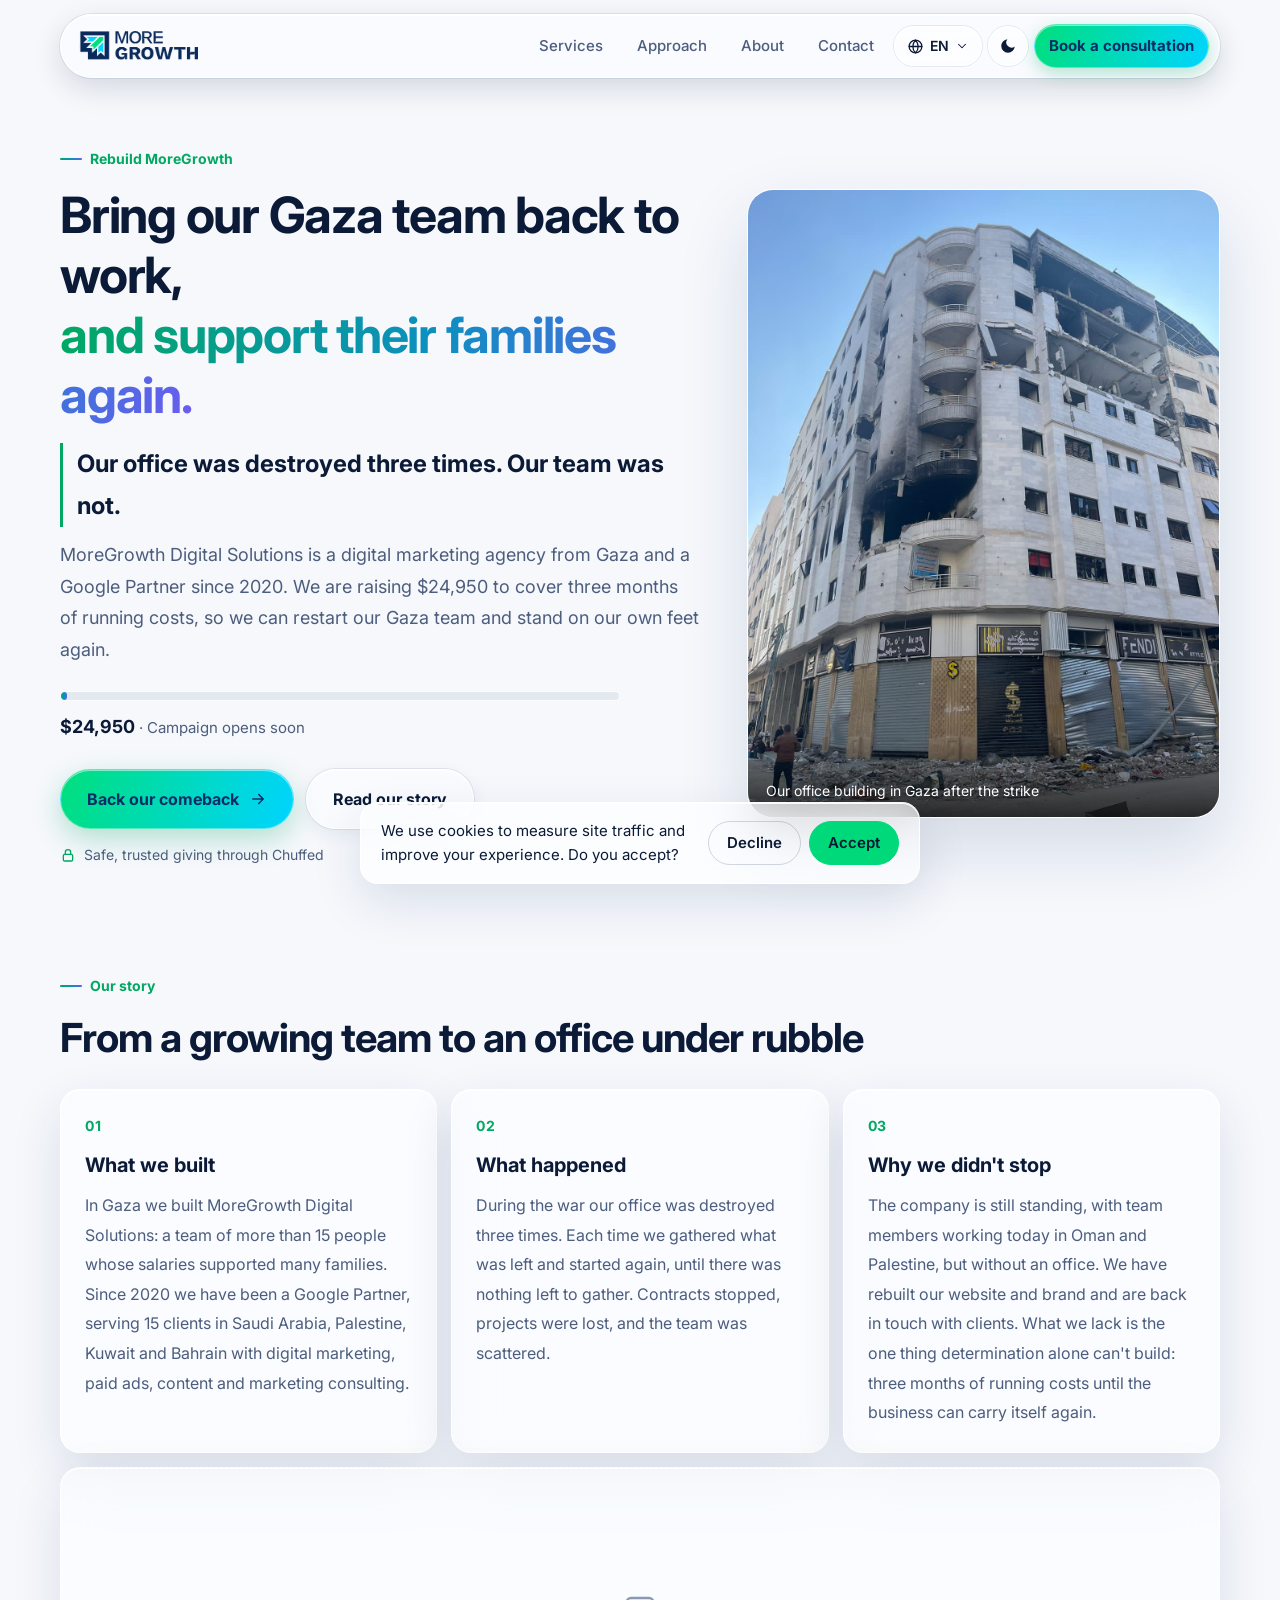
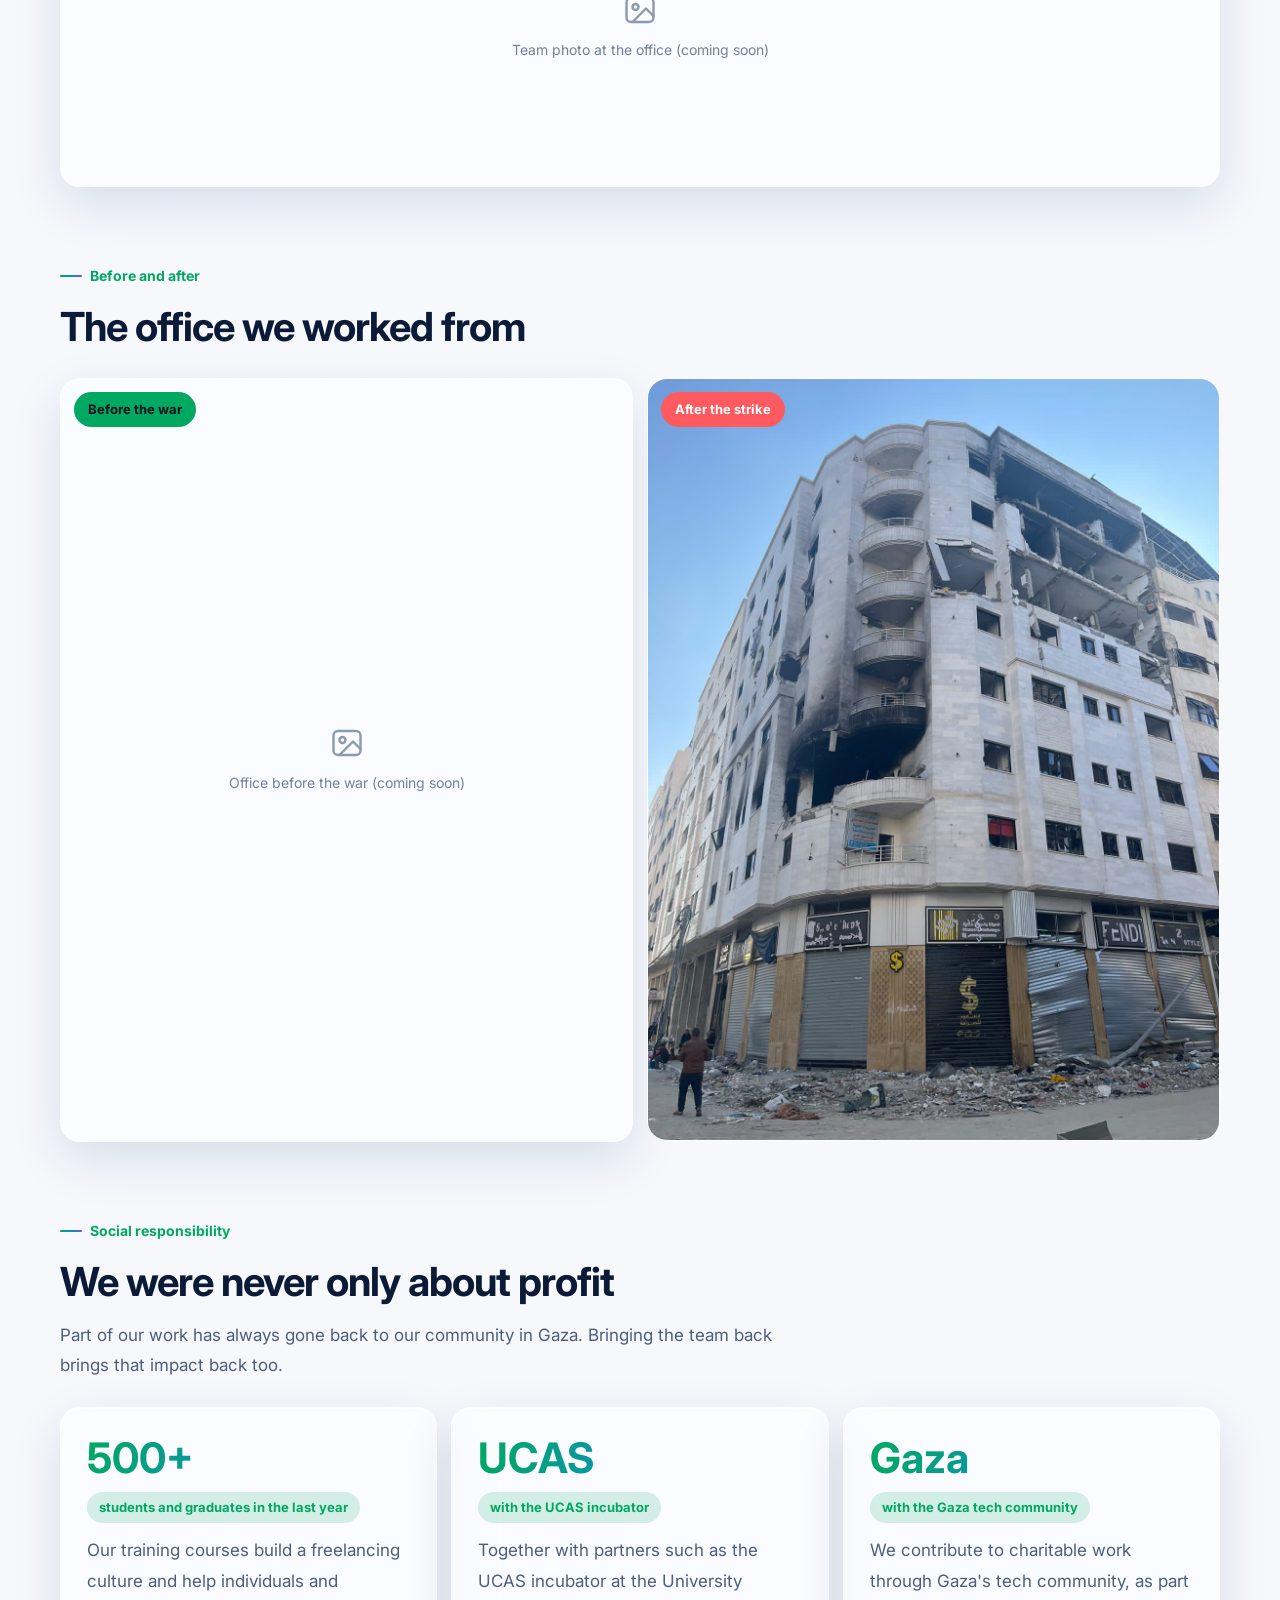
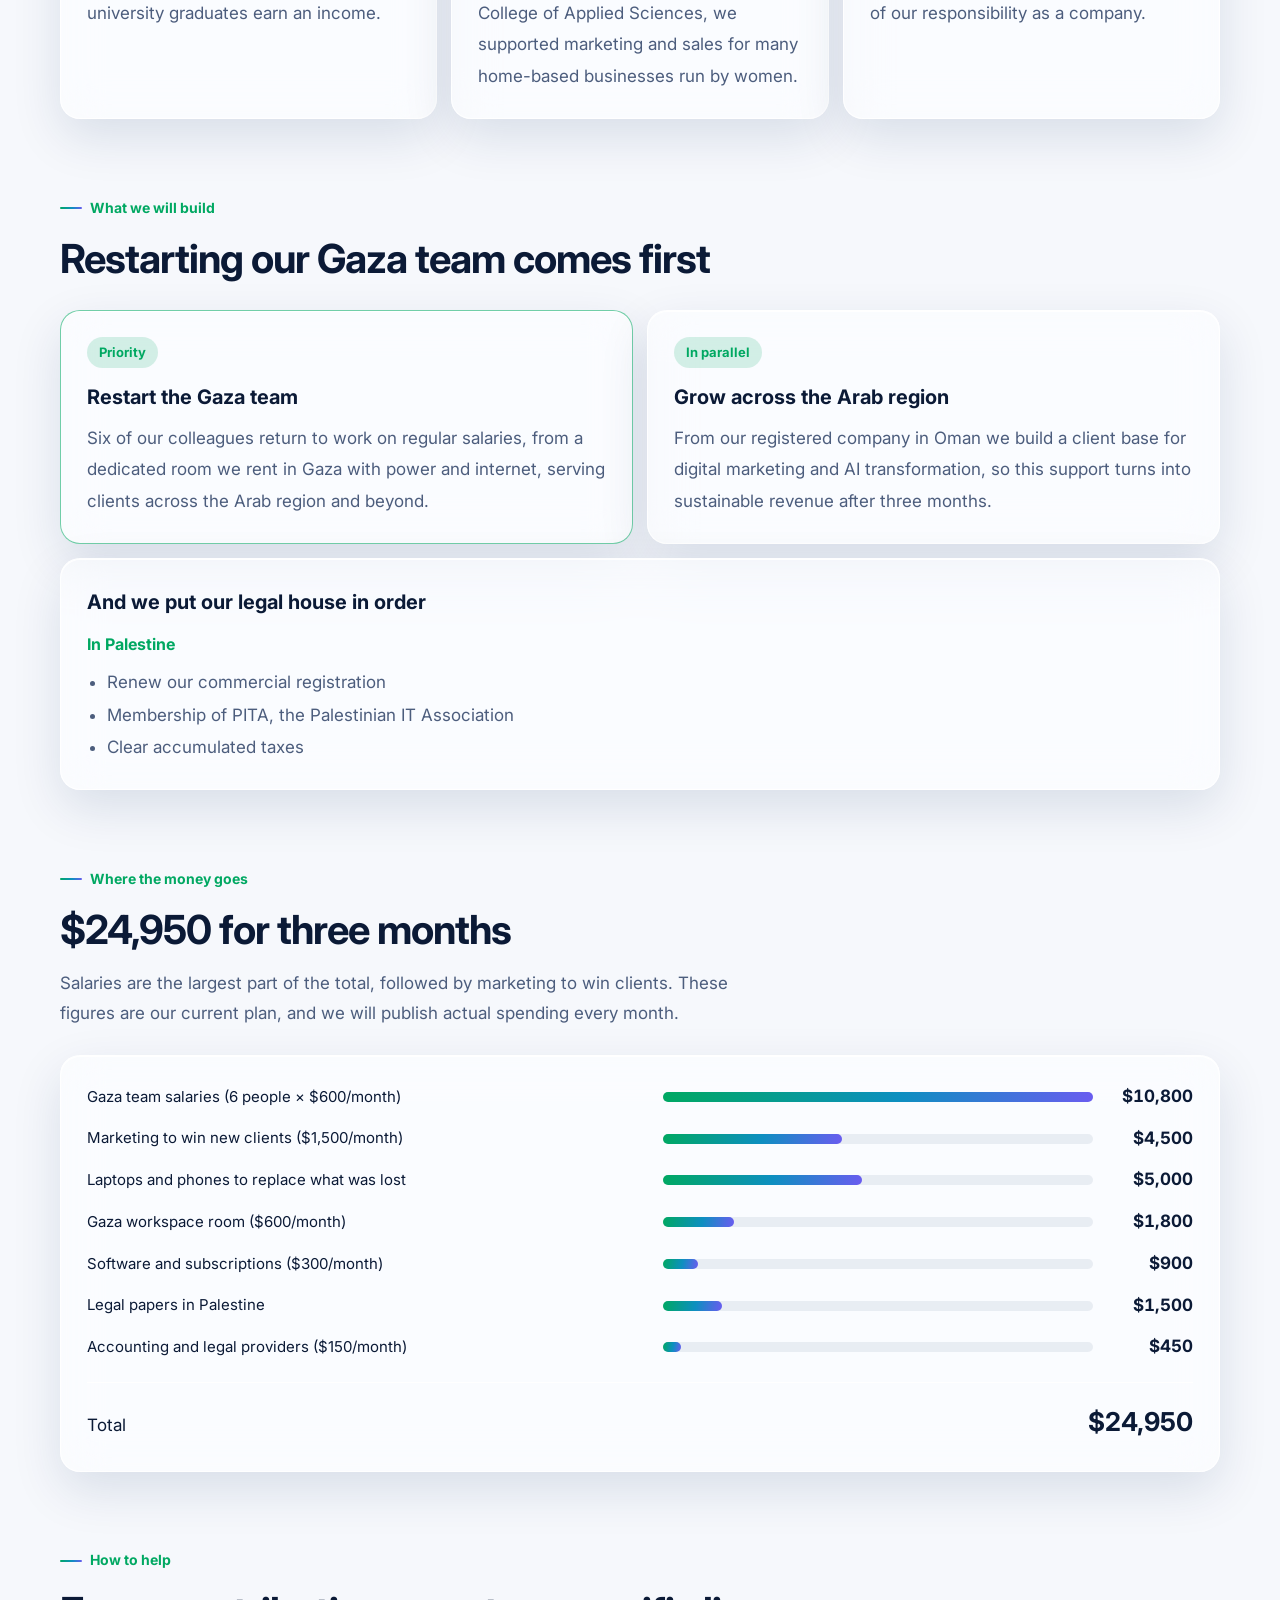
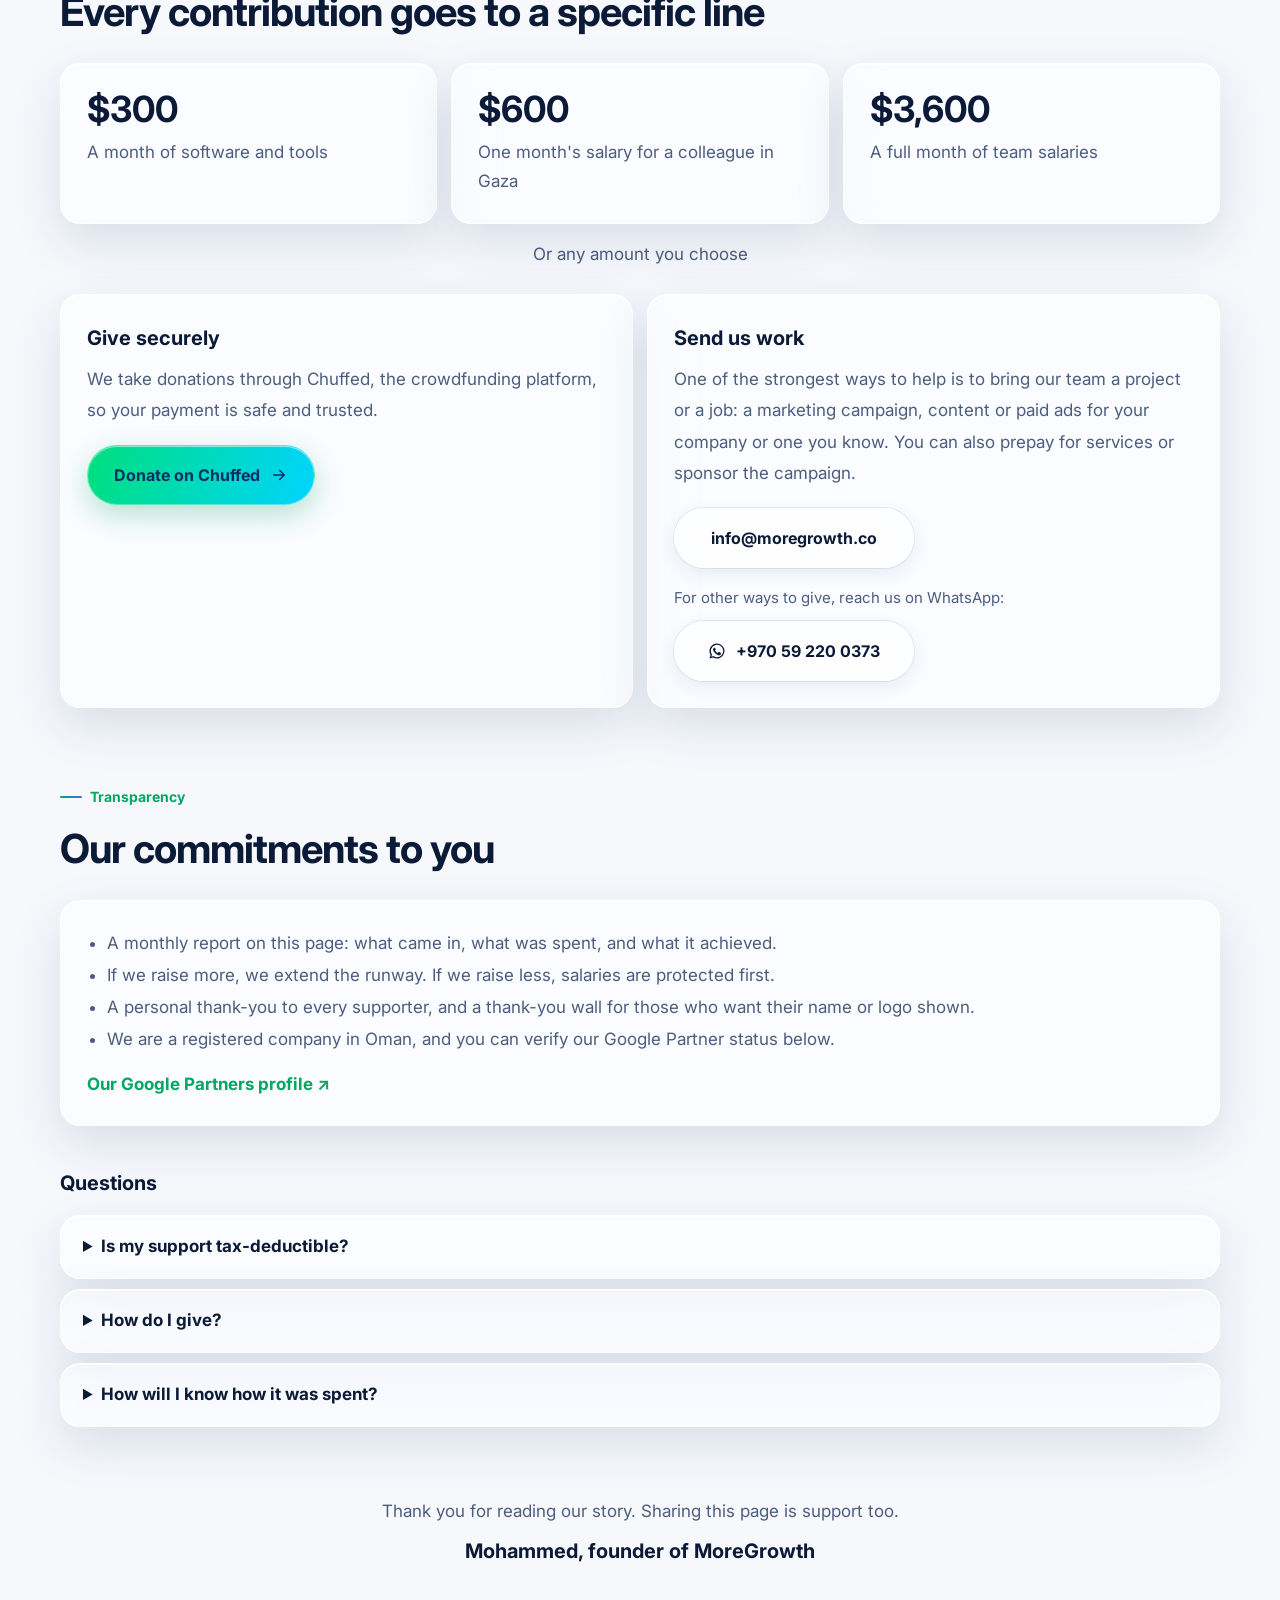
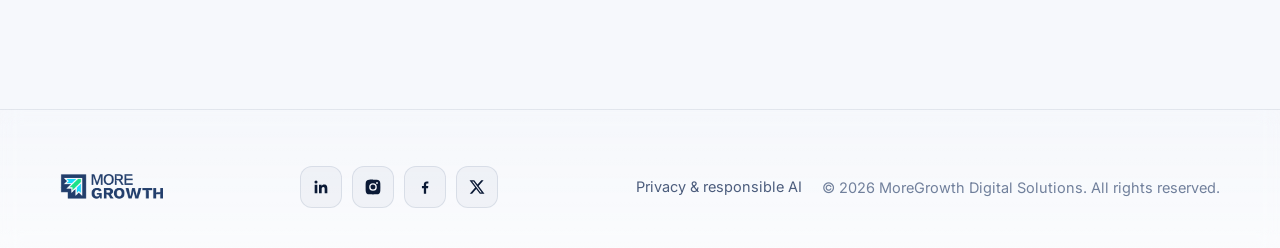
<file: en/rebuild/index.html>
<!doctype html>
<html lang="en" dir="ltr">
<head>
<meta charset="utf-8">
<script>window.dataLayer=window.dataLayer||[];function gtag(){dataLayer.push(arguments);}gtag('consent','default',{ad_storage:'denied',ad_user_data:'denied',ad_personalization:'denied',analytics_storage:'denied',wait_for_update:500});try{if(localStorage.getItem('mg-consent')==='granted')gtag('consent','update',{ad_storage:'granted',ad_user_data:'granted',ad_personalization:'granted',analytics_storage:'granted'})}catch(e){}</script>
<!-- Google Tag Manager -->
<script>(function(w,d,s,l,i){w[l]=w[l]||[];w[l].push({'gtm.start':new Date().getTime(),event:'gtm.js'});var f=d.getElementsByTagName(s)[0],j=d.createElement(s),dl=l!='dataLayer'?'&l='+l:'';j.async=true;j.src='https://www.googletagmanager.com/gtm.js?id='+i+dl;f.parentNode.insertBefore(j,f);})(window,document,'script','dataLayer','GTM-PMZVHFF');</script>
<!-- End Google Tag Manager -->
<meta name="viewport" content="width=device-width, initial-scale=1">
<title>Rebuild MoreGrowth | Help our Gaza team get back to work</title>
<meta name="description" content="Our office in Gaza was destroyed three times. Help us cover three months of running costs to restart our team and grow across the Arab region.">
<link rel="canonical" href="https://moregrowth.co/en/rebuild/">
<meta name="robots" content="noindex">
<link rel="alternate" hreflang="ar" href="https://moregrowth.co/rebuild/">
<link rel="alternate" hreflang="en" href="https://moregrowth.co/en/rebuild/">
<link rel="alternate" hreflang="x-default" href="https://moregrowth.co/rebuild/">
<meta property="og:type" content="website">
<meta property="og:title" content="Rebuild MoreGrowth | Help our Gaza team get back to work">
<meta property="og:description" content="Our office in Gaza was destroyed three times. Help us cover three months of running costs to restart our team and grow across the Arab region.">
<meta property="og:url" content="https://moregrowth.co/en/rebuild/">
<meta property="og:locale" content="en_US">
<meta property="og:image" content="https://moregrowth.co/assets/rebuild/og-en.jpg">
<meta name="twitter:card" content="summary_large_image">
<meta name="twitter:site" content="@moregrowthco">
<meta name="theme-color" content="#050b1a">
<meta name="color-scheme" content="dark light">
<script>(function(){try{var t=localStorage.getItem("mg-theme");if(t==="light"||t==="dark")document.documentElement.setAttribute("data-theme",t)}catch(e){}})()</script>
<link rel="icon" type="image/png" href="../../assets/favicon.png">
<link rel="apple-touch-icon" href="../../assets/apple-touch-icon.png">
<link rel="preconnect" href="https://fonts.googleapis.com">
<link rel="preconnect" href="https://fonts.gstatic.com" crossorigin>
<link href="https://fonts.googleapis.com/css2?family=IBM+Plex+Sans+Arabic:wght@400;500;600;700&family=Inter:wght@400;500;600;700&display=swap" rel="stylesheet">
<link rel="stylesheet" href="../../assets/style.css">
<link rel="stylesheet" href="../../assets/glass.css">
<link rel="stylesheet" href="../../assets/tracks.css">
<script>document.documentElement.classList.add('js')</script>
<link rel="stylesheet" href="../../assets/rebuild.css">
<script type="application/ld+json">{"@context":"https://schema.org","@type":"ProfessionalService","name":"MoreGrowth Digital Solutions","alternateName":"مورجروث للحلول الرقمية","url":"https://moregrowth.co/","email":"info@moregrowth.co","logo":"https://moregrowth.co/assets/favicon.png","areaServed":"Middle East and North Africa","sameAs":["https://www.linkedin.com/company/moregrowthco","https://www.instagram.com/moregrowthco/","https://www.facebook.com/moregrowthco/","https://twitter.com/moregrowthco/","https://www.google.com/partners/agency?id=5882315022"]}</script>
</head>
<body>
<!-- Google Tag Manager (noscript) -->
<noscript><iframe src="https://www.googletagmanager.com/ns.html?id=GTM-PMZVHFF" height="0" width="0" style="display:none;visibility:hidden"></iframe></noscript>
<!-- End Google Tag Manager (noscript) -->
<a class="skip" href="#main">Skip to content</a>
<div class="progress" aria-hidden="true"></div>
<div class="ambient" aria-hidden="true"><div class="blob b1"></div><div class="blob b2"></div><div class="blob b3"></div><div class="grid"></div></div>

<header class="site-header">
  <div class="wrap">
    <nav class="nav" aria-label="main">
      <a class="brand" href="/en/"><img class="logo-d" src="../../assets/logo-white.png" alt="MoreGrowth" width="640" height="162"><img class="logo-l" src="../../assets/logo-navy.png" alt="MoreGrowth" width="640" height="162"></a>
      <button class="menu-btn" aria-expanded="false" aria-controls="nav-links" aria-label="Menu"><span></span><span></span><span></span></button>
      <ul class="nav-links" id="nav-links">
        <li><a href="/en/#services">Services</a></li><li><a href="/en/#approach">Approach</a></li><li><a href="/en/#about">About</a></li><li><a href="/en/#contact">Contact</a></li>
        <li class="langs-li"><details class="lang-dd"><summary aria-label="Language: English"><svg class="i-globe" viewBox="0 0 24 24" aria-hidden="true"><circle cx="12" cy="12" r="9"/><path d="M3 12h18M12 3c2.5 2.7 3.8 5.7 3.8 9s-1.3 6.3-3.8 9c-2.5-2.7-3.8-5.7-3.8-9S9.5 5.7 12 3Z"/></svg><span>EN</span><svg class="i-chev" viewBox="0 0 24 24" aria-hidden="true"><path d="m6 9 6 6 6-6"/></svg></summary><ul><li><a href="/rebuild/" hreflang="ar" lang="ar"><span>العربية</span><b>عربي</b></a></li><li><a href="/en/rebuild/" hreflang="en" lang="en" aria-current="page"><span>English</span><b>EN</b></a></li></ul></details></li>
        <li><button class="theme-btn" type="button" aria-label="Toggle light and dark mode" title="Toggle light and dark mode"><svg class="i-sun" viewBox="0 0 24 24" aria-hidden="true"><circle cx="12" cy="12" r="4"/><path d="M12 2v2M12 20v2M4.9 4.9l1.4 1.4M17.7 17.7l1.4 1.4M2 12h2M20 12h2M4.9 19.1l1.4-1.4M17.7 6.3l1.4-1.4"/></svg><svg class="i-moon" viewBox="0 0 24 24" aria-hidden="true"><path d="M21 12.8A9 9 0 1 1 11.2 3a7 7 0 0 0 9.8 9.8Z"/></svg></button></li>
        <li><a class="nav-cta" href="mailto:info@moregrowth.co?subject=Consultation%20request%20from%20moregrowth.co" data-consult>Book a consultation</a></li>
      </ul>
    </nav>
  </div>
</header>

<main id="main" class="rb">
<section class="rb-hero">
  <div class="wrap rb-hero-grid">
    <div>
      <p class="kicker">Rebuild MoreGrowth</p>
      <h1>Bring our Gaza team back to work,<br><span class="grad">and support their families again.</span></h1>
      <p class="rb-hsub">Our office was destroyed three times. Our team was not.</p>
      <p class="rb-lead">MoreGrowth Digital Solutions is a digital marketing agency from Gaza and a Google Partner since 2020. We are raising $24,950 to cover three months of running costs, so we can restart our Gaza team and stand on our own feet again.</p>
      <div class="rb-meter" role="img" aria-label="0 / 24950"><div class="rb-meter-bar"><i style="--w:1%"></i></div><p><b>$24,950</b> · Campaign opens soon</p></div>
      <div class="rb-ctas"><a class="btn btn-primary" href="https://chuffed.org/" target="_blank" rel="noopener" data-rb-cta>Back our comeback <svg class="arrow" viewBox="0 0 24 24" aria-hidden="true" fill="none" stroke="currentColor" stroke-width="2" stroke-linecap="round" stroke-linejoin="round"><path d="M5 12h14M13 6l6 6-6 6"/></svg></a><a class="btn btn-ghost" href="#story">Read our story</a></div>
      <p class="rb-secure"><svg viewBox="0 0 24 24" aria-hidden="true"><rect x="5" y="11" width="14" height="10" rx="2"/><path d="M8 11V8a4 4 0 0 1 8 0v3"/></svg>Safe, trusted giving through Chuffed</p>
    </div>
    <figure class="rb-hero-photo" data-reveal="zoom"><img src="../../assets/rebuild/office-destroyed.jpg" alt="Our office building in Gaza after the strike" width="1170" height="1560"><figcaption>Our office building in Gaza after the strike</figcaption></figure>
  </div>
</section>

<section class="wrap rb-sec" id="story">
  <p class="kicker">Our story</p><h2>From a growing team to an office under rubble</h2>
  <div class="rb-story"><div class="rb-ch" data-reveal><span class="rb-num">01</span><h3>What we built</h3><p>In Gaza we built MoreGrowth Digital Solutions: a team of more than 15 people whose salaries supported many families. Since 2020 we have been a Google Partner, serving 15 clients in Saudi Arabia, Palestine, Kuwait and Bahrain with digital marketing, paid ads, content and marketing consulting.</p></div><div class="rb-ch" data-reveal><span class="rb-num">02</span><h3>What happened</h3><p>During the war our office was destroyed three times. Each time we gathered what was left and started again, until there was nothing left to gather. Contracts stopped, projects were lost, and the team was scattered.</p></div><div class="rb-ch" data-reveal><span class="rb-num">03</span><h3>Why we didn't stop</h3><p>The company is still standing, with team members working today in Oman and Palestine, but without an office. We have rebuilt our website and brand and are back in touch with clients. What we lack is the one thing determination alone can't build: three months of running costs until the business can carry itself again.</p></div></div>
  <figure class="rb-ph rb-wide"><div><svg viewBox="0 0 24 24" aria-hidden="true"><rect x="3" y="4" width="18" height="16" rx="3"/><circle cx="9" cy="10" r="2"/><path d="m21 16-5-5-9 9"/></svg><span>Team photo at the office (coming soon)</span></div></figure>
</section>

<section class="wrap rb-sec">
  <p class="kicker">Before and after</p><h2>The office we worked from</h2>
  <div class="rb-ba">
    <div><span class="rb-ba-tag">Before the war</span><figure class="rb-ph "><div><svg viewBox="0 0 24 24" aria-hidden="true"><rect x="3" y="4" width="18" height="16" rx="3"/><circle cx="9" cy="10" r="2"/><path d="m21 16-5-5-9 9"/></svg><span>Office before the war (coming soon)</span></div></figure></div>
    <div><span class="rb-ba-tag rb-after">After the strike</span><figure class="rb-photo"><img src="../../assets/rebuild/office-destroyed.jpg" alt="Our office building in Gaza after the strike" loading="lazy" width="1170" height="1560"></figure></div>
  </div>
</section>


<section class="wrap rb-sec">
  <p class="kicker">Social responsibility</p><h2>We were never only about profit</h2><p class="rb-sub">Part of our work has always gone back to our community in Gaza. Bringing the team back brings that impact back too.</p>
  <div class="rb-impacts"><article class="rb-card rb-impact" data-reveal style="--d:0.0s"><b>500+</b><span class="rb-tag">students and graduates in the last year</span><p>Our training courses build a freelancing culture and help individuals and university graduates earn an income.</p></article><article class="rb-card rb-impact" data-reveal style="--d:0.08s"><b>UCAS</b><span class="rb-tag">with the UCAS incubator</span><p>Together with partners such as the UCAS incubator at the University College of Applied Sciences, we supported marketing and sales for many home-based businesses run by women.</p></article><article class="rb-card rb-impact" data-reveal style="--d:0.16s"><b>Gaza</b><span class="rb-tag">with the Gaza tech community</span><p>We contribute to charitable work through Gaza's tech community, as part of our responsibility as a company.</p></article></div>
</section>

<section class="wrap rb-sec">
  <p class="kicker">What we will build</p><h2>Restarting our Gaza team comes first</h2>
  <div class="rb-plan"><article class="rb-card rb-prio" data-reveal style="--d:0.0s"><span class="rb-tag">Priority</span><h3>Restart the Gaza team</h3><p>Six of our colleagues return to work on regular salaries, from a dedicated room we rent in Gaza with power and internet, serving clients across the Arab region and beyond.</p></article><article class="rb-card" data-reveal style="--d:0.1s"><span class="rb-tag">In parallel</span><h3>Grow across the Arab region</h3><p>From our registered company in Oman we build a client base for digital marketing and AI transformation, so this support turns into sustainable revenue after three months.</p></article></div>
  <div class="rb-legal" data-reveal><h3>And we put our legal house in order</h3><div class="rb-legal-grid"><div class="rb-legal-col"><h4>In Palestine</h4><ul><li>Renew our commercial registration</li><li>Membership of PITA, the Palestinian IT Association</li><li>Clear accumulated taxes</li></ul></div></div></div>
</section>

<section class="wrap rb-sec" id="budget">
  <p class="kicker">Where the money goes</p><h2>$24,950 for three months</h2><p class="rb-sub">Salaries are the largest part of the total, followed by marketing to win clients. These figures are our current plan, and we will publish actual spending every month.</p>
  <div class="rb-budget" data-reveal><ul><li><span class="rb-b-l">Gaza team salaries (6 people × $600/month)</span><span class="rb-b-bar"><i style="--w:100.0%"></i></span><span class="rb-b-v">$10,800</span></li><li><span class="rb-b-l">Marketing to win new clients ($1,500/month)</span><span class="rb-b-bar"><i style="--w:41.7%"></i></span><span class="rb-b-v">$4,500</span></li><li><span class="rb-b-l">Laptops and phones to replace what was lost</span><span class="rb-b-bar"><i style="--w:46.3%"></i></span><span class="rb-b-v">$5,000</span></li><li><span class="rb-b-l">Gaza workspace room ($600/month)</span><span class="rb-b-bar"><i style="--w:16.7%"></i></span><span class="rb-b-v">$1,800</span></li><li><span class="rb-b-l">Software and subscriptions ($300/month)</span><span class="rb-b-bar"><i style="--w:8.3%"></i></span><span class="rb-b-v">$900</span></li><li><span class="rb-b-l">Legal papers in Palestine</span><span class="rb-b-bar"><i style="--w:13.9%"></i></span><span class="rb-b-v">$1,500</span></li><li><span class="rb-b-l">Accounting and legal providers ($150/month)</span><span class="rb-b-bar"><i style="--w:4.2%"></i></span><span class="rb-b-v">$450</span></li></ul><p class="rb-total"><span>Total</span><b>$24,950</b></p></div>
</section>

<section class="wrap rb-sec" id="support">
  <p class="kicker">How to help</p><h2>Every contribution goes to a specific line</h2>
  <div class="rb-tiers"><a class="rb-tier" href="https://chuffed.org/" target="_blank" rel="noopener" data-reveal style="--d:0.0s"><b>$300</b><span>A month of software and tools</span></a><a class="rb-tier" href="https://chuffed.org/" target="_blank" rel="noopener" data-reveal style="--d:0.08s"><b>$600</b><span>One month's salary for a colleague in Gaza</span></a><a class="rb-tier" href="https://chuffed.org/" target="_blank" rel="noopener" data-reveal style="--d:0.16s"><b>$3,600</b><span>A full month of team salaries</span></a></div>
  <p class="rb-any">Or any amount you choose</p>
  <div class="rb-give">
    <div class="rb-card"><h3>Give securely</h3><p>We take donations through Chuffed, the crowdfunding platform, so your payment is safe and trusted.</p><a class="btn btn-primary" href="https://chuffed.org/" target="_blank" rel="noopener" data-rb-cta>Donate on Chuffed <svg class="arrow" viewBox="0 0 24 24" aria-hidden="true" fill="none" stroke="currentColor" stroke-width="2" stroke-linecap="round" stroke-linejoin="round"><path d="M5 12h14M13 6l6 6-6 6"/></svg></a></div>
    <div class="rb-card"><h3>Send us work</h3><p>One of the strongest ways to help is to bring our team a project or a job: a marketing campaign, content or paid ads for your company or one you know. You can also prepay for services or sponsor the campaign.</p><div class="rb-contact"><a class="btn btn-ghost" href="mailto:info@moregrowth.co?subject=Supporting the MoreGrowth rebuild">info@moregrowth.co</a><p>For other ways to give, reach us on WhatsApp:</p><a class="btn btn-ghost" href="https://wa.me/970592200373" target="_blank" rel="noopener"><svg viewBox="0 0 24 24" aria-hidden="true" fill="currentColor"><path d="M12 2a10 10 0 0 0-8.6 15.1L2 22l5-1.3A10 10 0 1 0 12 2Zm0 18.2a8.2 8.2 0 0 1-4.2-1.2l-.3-.2-3 .8.8-2.9-.2-.3A8.2 8.2 0 1 1 12 20.2Zm4.5-6.1c-.2-.1-1.5-.7-1.7-.8-.2-.1-.4-.1-.6.1l-.8 1c-.1.2-.3.2-.5.1a6.7 6.7 0 0 1-3.3-2.9c-.3-.4.2-.4.7-1.3.1-.2 0-.3 0-.4l-.8-1.8c-.2-.5-.4-.4-.6-.4h-.5a1 1 0 0 0-.7.3 3 3 0 0 0-.9 2.2 5.2 5.2 0 0 0 1.1 2.7 11.8 11.8 0 0 0 4.5 4c1.7.7 2.3.8 3.2.6.5-.1 1.5-.6 1.7-1.2.2-.6.2-1.1.1-1.2l-.4-.2Z"/></svg><span dir="ltr">+970 59 220 0373</span></a></div></div>
  </div>
</section>

<section class="wrap rb-sec">
  <p class="kicker">Transparency</p><h2>Our commitments to you</h2>
  <div class="rb-trust"><ul><li>A monthly report on this page: what came in, what was spent, and what it achieved.</li><li>If we raise more, we extend the runway. If we raise less, salaries are protected first.</li><li>A personal thank-you to every supporter, and a thank-you wall for those who want their name or logo shown.</li><li>We are a registered company in Oman, and you can verify our Google Partner status below.</li></ul><a class="rb-partner" href="https://www.google.com/partners/agency?id=5882315022" target="_blank" rel="noopener">Our Google Partners profile ↗</a></div>
  <h3 class="rb-faq-h">Questions</h3><details class="rb-faq"><summary>Is my support tax-deductible?</summary><p>No. We are a company, not a charity, so we can't issue tax receipts. Businesses that prepay for services receive a normal invoice.</p></details><details class="rb-faq"><summary>How do I give?</summary><p>Through our campaign page on Chuffed, where payment is safe and trusted. Donations go to the budget lines shown on this page.</p></details><details class="rb-faq"><summary>How will I know how it was spent?</summary><p>We publish a monthly report on this page and answer any question at info@moregrowth.co.</p></details>
  <div class="rb-sign"><p>Thank you for reading our story. Sharing this page is support too.</p><b>Mohammed, founder of MoreGrowth</b></div>
</section>
</main>

<footer>
  <div class="wrap foot">
    <img class="logo-d" src="../../assets/logo-white.png" alt="MoreGrowth" width="640" height="162" loading="lazy"><img class="logo-l" src="../../assets/logo-navy.png" alt="MoreGrowth" width="640" height="162" loading="lazy">
    <div class="socials"><a href="https://www.linkedin.com/company/moregrowthco" target="_blank" rel="noopener" aria-label="LinkedIn"><svg viewBox="0 0 24 24" aria-hidden="true"><path d="M20.45 20.45h-3.56v-5.57c0-1.33-.02-3.04-1.85-3.04-1.86 0-2.14 1.45-2.14 2.94v5.67H9.35V9h3.41v1.56h.05c.48-.9 1.64-1.85 3.37-1.85 3.6 0 4.27 2.37 4.27 5.46v6.28ZM5.34 7.43a2.06 2.06 0 1 1 0-4.13 2.06 2.06 0 0 1 0 4.13ZM7.12 20.45H3.56V9h3.56v11.45Z"/></svg></a><a href="https://www.instagram.com/moregrowthco/" target="_blank" rel="noopener" aria-label="Instagram"><svg viewBox="0 0 24 24" aria-hidden="true"><path d="M12 2.2c3.2 0 3.58.01 4.85.07 3.25.15 4.77 1.69 4.92 4.92.06 1.27.07 1.65.07 4.85s-.01 3.58-.07 4.85c-.15 3.23-1.66 4.77-4.92 4.92-1.27.06-1.65.07-4.85.07s-3.58-.01-4.85-.07c-3.26-.15-4.77-1.7-4.92-4.92C2.17 15.58 2.16 15.2 2.16 12s.01-3.58.07-4.85C2.38 3.92 3.9 2.38 7.15 2.23 8.42 2.17 8.8 2.16 12 2.16Zm0 4.68a5.12 5.12 0 1 0 0 10.24 5.12 5.12 0 0 0 0-10.24Zm0 8.45a3.33 3.33 0 1 1 0-6.66 3.33 3.33 0 0 1 0 6.66Zm5.34-9.87a1.2 1.2 0 1 0 0 2.4 1.2 1.2 0 0 0 0-2.4Z"/></svg></a><a href="https://www.facebook.com/moregrowthco/" target="_blank" rel="noopener" aria-label="Facebook"><svg viewBox="0 0 24 24" aria-hidden="true"><path d="M13.5 21v-7.5h2.53l.38-2.94H13.5V8.69c0-.85.24-1.43 1.46-1.43h1.56V4.63a21 21 0 0 0-2.27-.12c-2.25 0-3.79 1.37-3.79 3.89v2.17H7.92v2.94h2.54V21h3.04Z"/></svg></a><a href="https://twitter.com/moregrowthco/" target="_blank" rel="noopener" aria-label="X (Twitter)"><svg viewBox="0 0 24 24" aria-hidden="true"><path d="M17.75 3h3.07l-6.71 7.67L22 21h-6.18l-4.84-6.33L5.44 21H2.37l7.18-8.2L2 3h6.33l4.38 5.79L17.75 3Zm-1.08 16.18h1.7L7.4 4.73H5.58l11.09 14.45Z"/></svg></a></div>
    <div class="foot-meta"><a class="foot-link" href="/en/privacy/">Privacy & responsible AI</a><span>© <span id="y">2026</span> MoreGrowth Digital Solutions. All rights reserved.</span></div>
  </div>
</footer>
<script src="../../assets/main.js" defer></script>
</body>
</html>
</file>
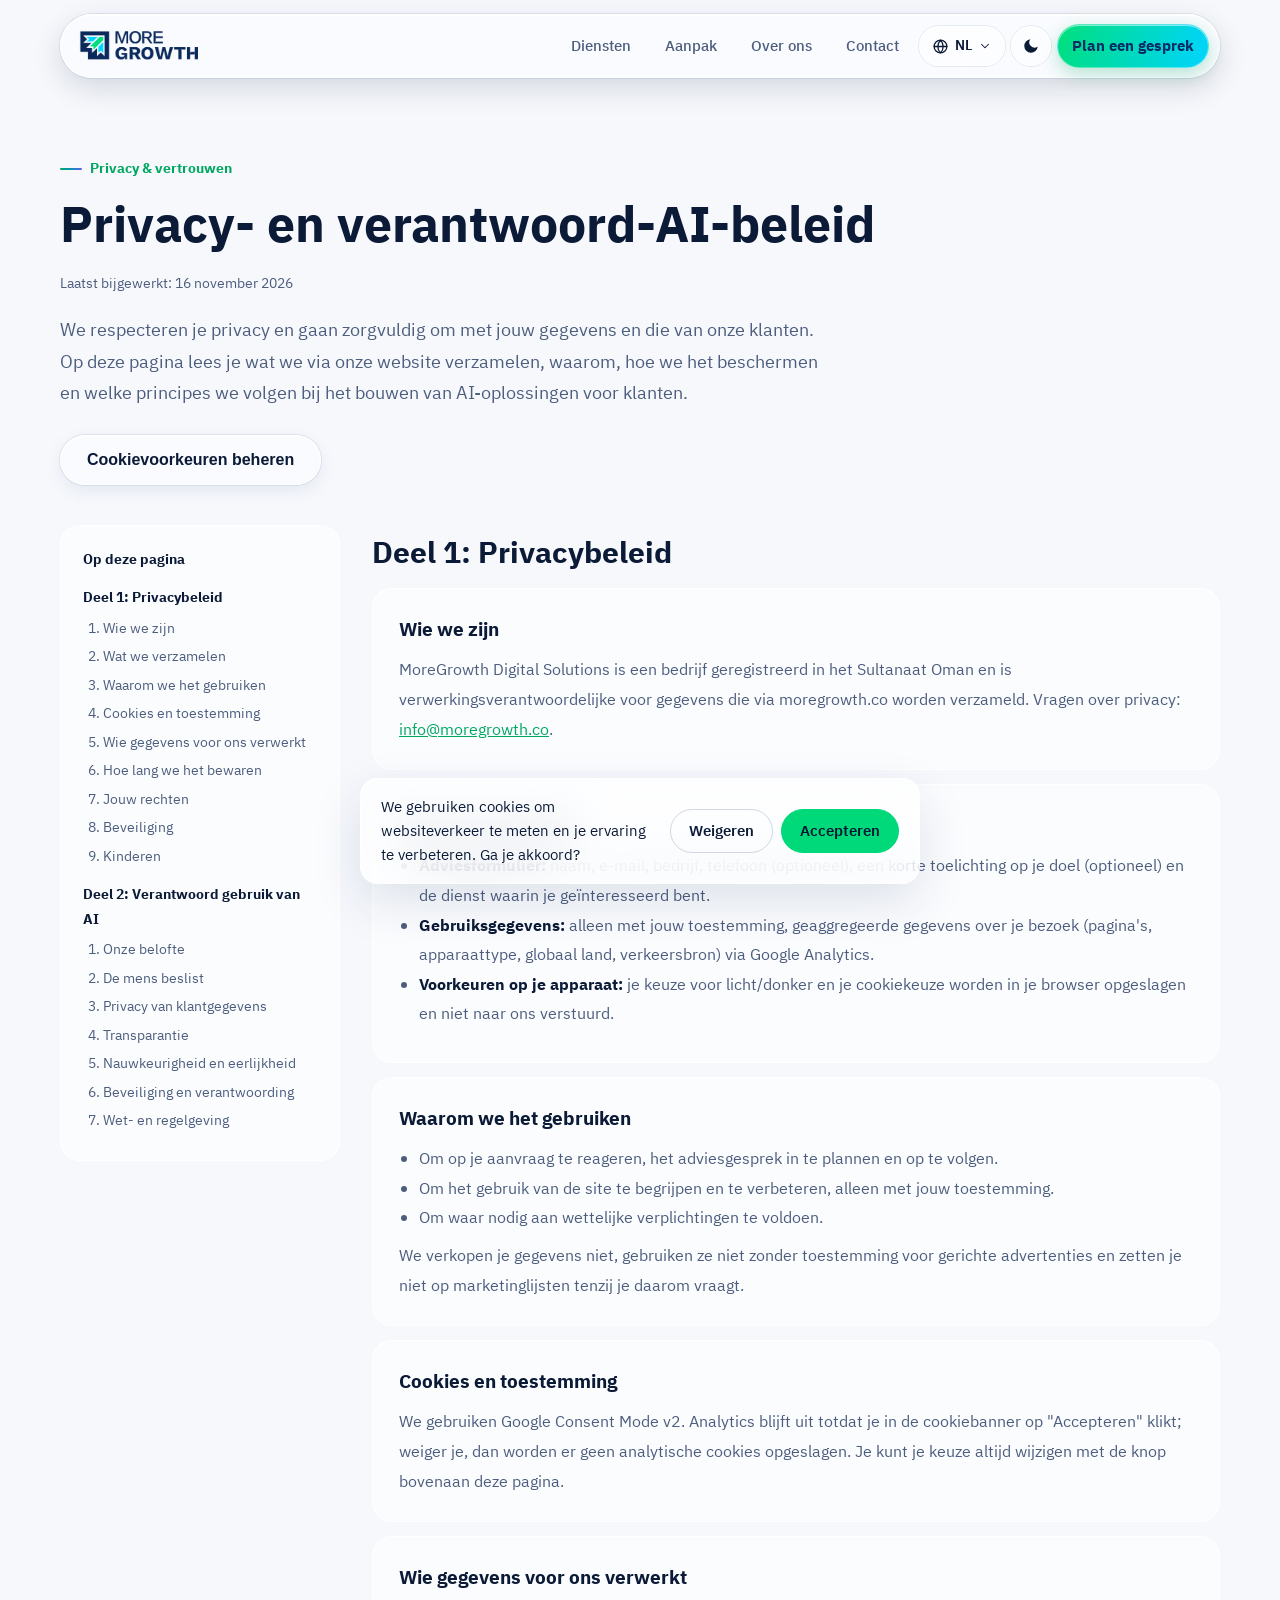
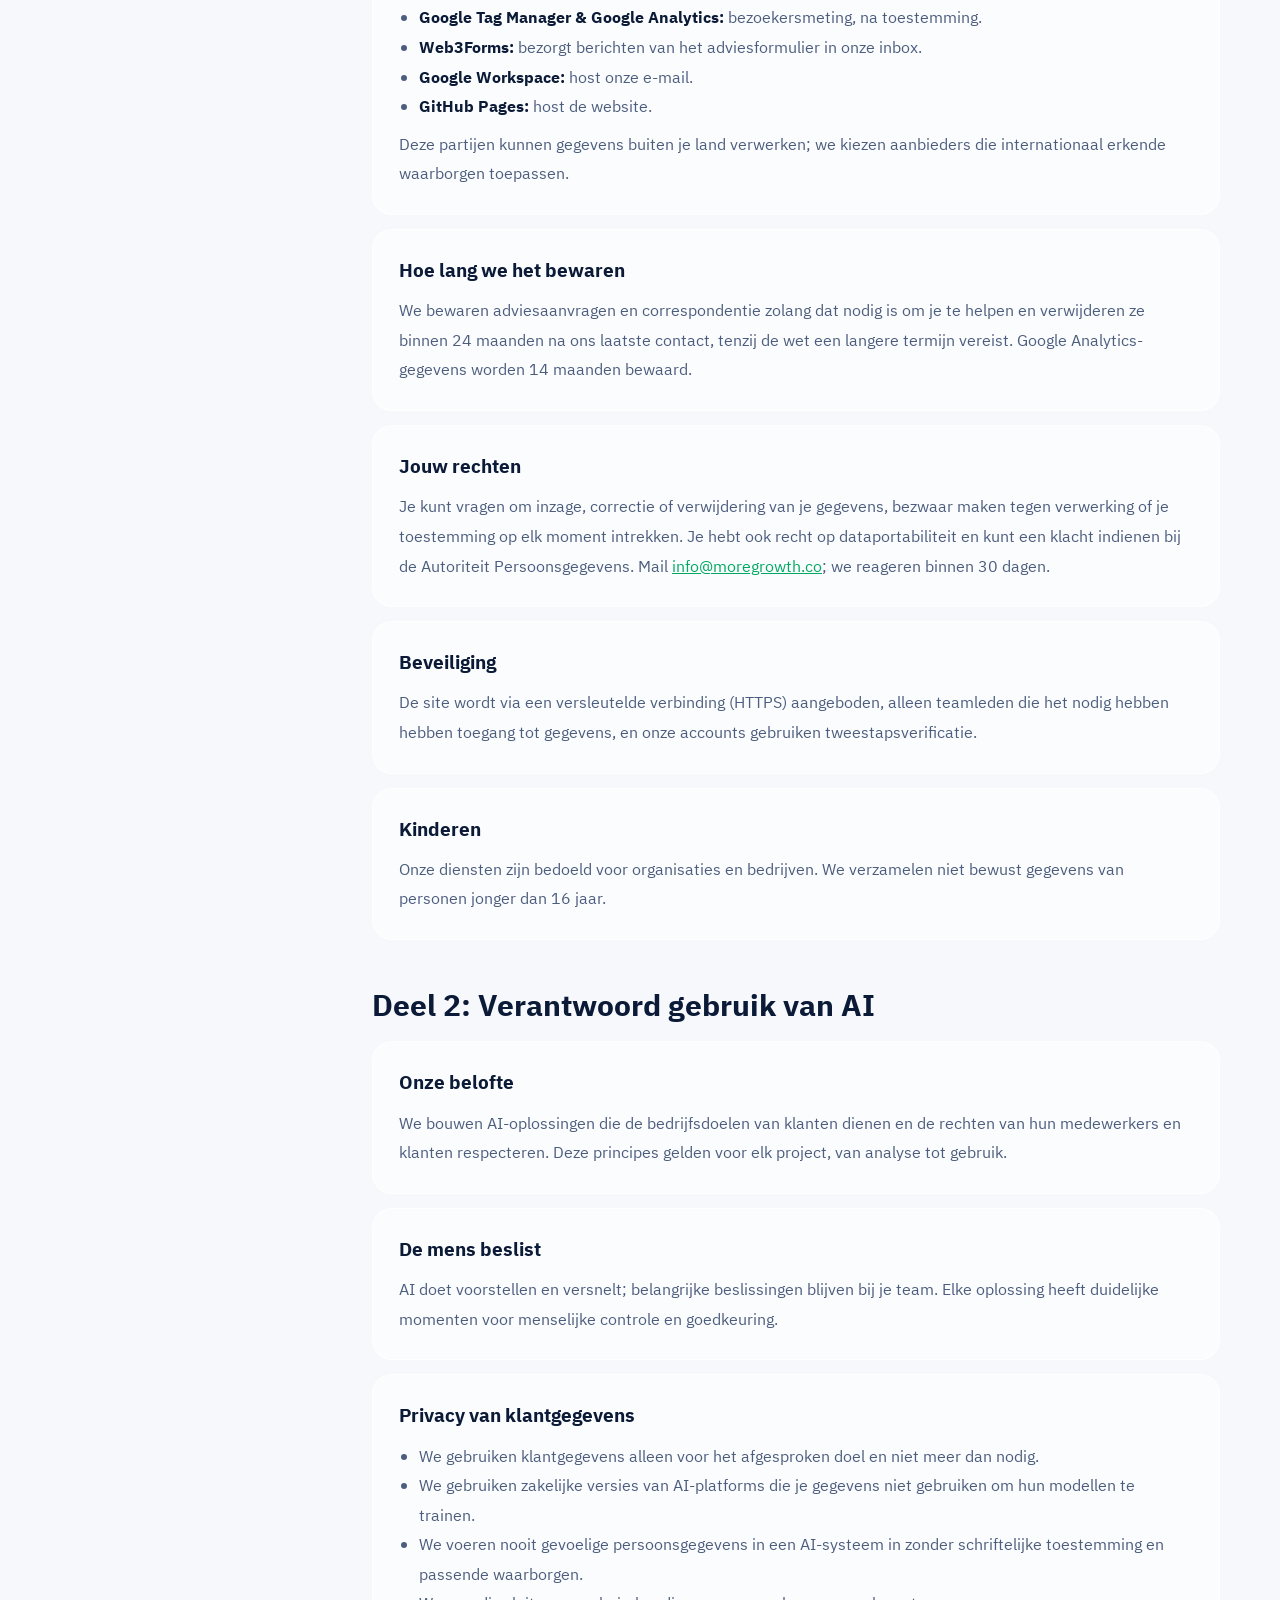
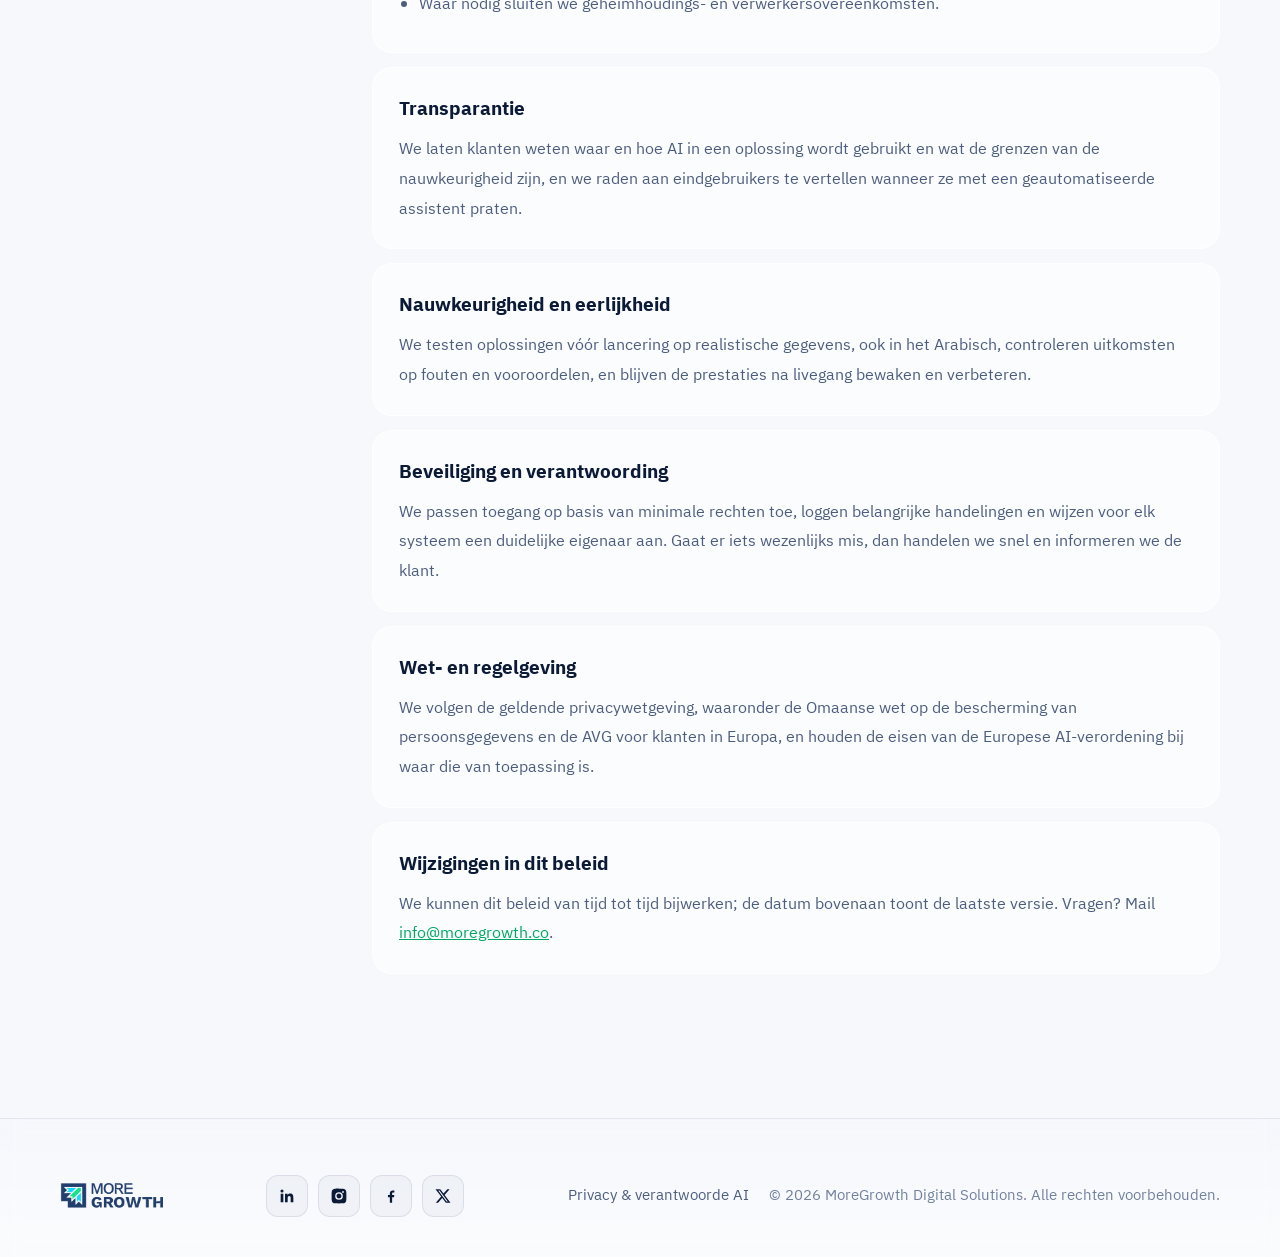
<file: nl/privacy/index.html>
<!doctype html>
<html lang="nl" dir="ltr">
<head>
<meta charset="utf-8">
<script>window.dataLayer=window.dataLayer||[];function gtag(){dataLayer.push(arguments);}gtag('consent','default',{ad_storage:'denied',ad_user_data:'denied',ad_personalization:'denied',analytics_storage:'denied',wait_for_update:500});try{if(localStorage.getItem('mg-consent')==='granted')gtag('consent','update',{ad_storage:'granted',ad_user_data:'granted',ad_personalization:'granted',analytics_storage:'granted'})}catch(e){}</script>
<!-- Google Tag Manager -->
<script>(function(w,d,s,l,i){w[l]=w[l]||[];w[l].push({'gtm.start':new Date().getTime(),event:'gtm.js'});var f=d.getElementsByTagName(s)[0],j=d.createElement(s),dl=l!='dataLayer'?'&l='+l:'';j.async=true;j.src='https://www.googletagmanager.com/gtm.js?id='+i+dl;f.parentNode.insertBefore(j,f);})(window,document,'script','dataLayer','GTM-PMZVHFF');</script>
<!-- End Google Tag Manager -->
<meta name="viewport" content="width=device-width, initial-scale=1">
<title>Privacy- en verantwoord-AI-beleid | MoreGrowth</title>
<meta name="description" content="Hoe MoreGrowth Digital Solutions gegevens verzamelt, gebruikt en beschermt, en onze principes voor verantwoord gebruik van AI.">
<link rel="canonical" href="https://moregrowth.co/nl/privacy/">
<link rel="alternate" hreflang="ar" href="https://moregrowth.co/privacy/">
<link rel="alternate" hreflang="en" href="https://moregrowth.co/en/privacy/">
<link rel="alternate" hreflang="nl" href="https://moregrowth.co/nl/privacy/">
<link rel="alternate" hreflang="x-default" href="https://moregrowth.co/privacy/">
<meta property="og:type" content="website">
<meta property="og:title" content="Privacy- en verantwoord-AI-beleid | MoreGrowth">
<meta property="og:description" content="Hoe MoreGrowth Digital Solutions gegevens verzamelt, gebruikt en beschermt, en onze principes voor verantwoord gebruik van AI.">
<meta property="og:url" content="https://moregrowth.co/nl/privacy/">
<meta property="og:locale" content="nl_NL">
<meta property="og:image" content="https://moregrowth.co/assets/og.png">
<meta name="twitter:card" content="summary_large_image">
<meta name="twitter:site" content="@moregrowthco">
<meta name="theme-color" content="#050b1a">
<meta name="color-scheme" content="dark light">
<script>(function(){try{var t=localStorage.getItem("mg-theme");if(t==="light"||t==="dark")document.documentElement.setAttribute("data-theme",t)}catch(e){}})()</script>
<link rel="icon" type="image/png" href="../../assets/favicon.png">
<link rel="apple-touch-icon" href="../../assets/apple-touch-icon.png">
<link rel="preconnect" href="https://fonts.googleapis.com">
<link rel="preconnect" href="https://fonts.gstatic.com" crossorigin>
<link href="https://fonts.googleapis.com/css2?family=IBM+Plex+Sans+Arabic:wght@400;500;600;700&family=Inter:wght@400;500;600;700&display=swap" rel="stylesheet">
<link rel="stylesheet" href="../../assets/style.css">
<link rel="stylesheet" href="../../assets/glass.css">
<link rel="stylesheet" href="../../assets/tracks.css">
<script>document.documentElement.classList.add('js')</script>
<script type="application/ld+json">{"@context":"https://schema.org","@type":"ProfessionalService","name":"MoreGrowth Digital Solutions","alternateName":"مورجروث للحلول الرقمية","url":"https://moregrowth.co/","email":"info@moregrowth.co","logo":"https://moregrowth.co/assets/favicon.png","areaServed":"Middle East and North Africa","sameAs":["https://www.linkedin.com/company/moregrowthco","https://www.instagram.com/moregrowthco/","https://www.facebook.com/moregrowthco/","https://twitter.com/moregrowthco/","https://www.google.com/partners/agency?id=5882315022"]}</script>
</head>
<body>
<!-- Google Tag Manager (noscript) -->
<noscript><iframe src="https://www.googletagmanager.com/ns.html?id=GTM-PMZVHFF" height="0" width="0" style="display:none;visibility:hidden"></iframe></noscript>
<!-- End Google Tag Manager (noscript) -->
<a class="skip" href="#main">Naar de inhoud</a>
<div class="progress" aria-hidden="true"></div>
<div class="ambient" aria-hidden="true"><div class="blob b1"></div><div class="blob b2"></div><div class="blob b3"></div><div class="grid"></div></div>

<header class="site-header">
  <div class="wrap">
    <nav class="nav" aria-label="main">
      <a class="brand" href="/nl/"><img class="logo-d" src="../../assets/logo-white.png" alt="MoreGrowth" width="640" height="162"><img class="logo-l" src="../../assets/logo-navy.png" alt="MoreGrowth" width="640" height="162"></a>
      <button class="menu-btn" aria-expanded="false" aria-controls="nav-links" aria-label="Menu"><span></span><span></span><span></span></button>
      <ul class="nav-links" id="nav-links">
        <li><a href="/nl/#services">Diensten</a></li><li><a href="/nl/#approach">Aanpak</a></li><li><a href="/nl/#about">Over ons</a></li><li><a href="/nl/#contact">Contact</a></li>
        <li class="langs-li"><details class="lang-dd"><summary aria-label="Taal: Nederlands"><svg class="i-globe" viewBox="0 0 24 24" aria-hidden="true"><circle cx="12" cy="12" r="9"/><path d="M3 12h18M12 3c2.5 2.7 3.8 5.7 3.8 9s-1.3 6.3-3.8 9c-2.5-2.7-3.8-5.7-3.8-9S9.5 5.7 12 3Z"/></svg><span>NL</span><svg class="i-chev" viewBox="0 0 24 24" aria-hidden="true"><path d="m6 9 6 6 6-6"/></svg></summary><ul><li><a href="/privacy/" hreflang="ar" lang="ar"><span>العربية</span><b>عربي</b></a></li><li><a href="/en/privacy/" hreflang="en" lang="en"><span>English</span><b>EN</b></a></li><li><a href="/nl/privacy/" hreflang="nl" lang="nl" aria-current="page"><span>Nederlands</span><b>NL</b></a></li></ul></details></li>
        <li><button class="theme-btn" type="button" aria-label="Schakel tussen licht en donker" title="Schakel tussen licht en donker"><svg class="i-sun" viewBox="0 0 24 24" aria-hidden="true"><circle cx="12" cy="12" r="4"/><path d="M12 2v2M12 20v2M4.9 4.9l1.4 1.4M17.7 17.7l1.4 1.4M2 12h2M20 12h2M4.9 19.1l1.4-1.4M17.7 6.3l1.4-1.4"/></svg><svg class="i-moon" viewBox="0 0 24 24" aria-hidden="true"><path d="M21 12.8A9 9 0 1 1 11.2 3a7 7 0 0 0 9.8 9.8Z"/></svg></button></li>
        <li><a class="nav-cta" href="mailto:info@moregrowth.co?subject=Aanvraag%20gesprek%20via%20moregrowth.co" data-consult>Plan een gesprek</a></li>
      </ul>
    </nav>
  </div>
</header>

<main id="main" class="pv">
<section class="pv-hero">
  <div class="wrap">
    <p class="kicker">Privacy & vertrouwen</p>
    <h1>Privacy- en verantwoord-AI-beleid</h1>
    <p class="pv-updated">Laatst bijgewerkt: <time datetime="2026-11-16">16 november 2026</time></p>
    <p class="pv-intro">We respecteren je privacy en gaan zorgvuldig om met jouw gegevens en die van onze klanten. Op deze pagina lees je wat we via onze website verzamelen, waarom, hoe we het beschermen en welke principes we volgen bij het bouwen van AI-oplossingen voor klanten.</p>
    <button type="button" class="btn btn-ghost pv-cookie" data-cookie-reset>Cookievoorkeuren beheren</button>
  </div>
</section>
<div class="wrap pv-layout">
  <nav class="pv-toc" aria-label="Op deze pagina">
    <strong>Op deze pagina</strong>
    <p><a href="#part1">Deel 1: Privacybeleid</a></p><ol><li><a href="#a1">Wie we zijn</a></li><li><a href="#a2">Wat we verzamelen</a></li><li><a href="#a3">Waarom we het gebruiken</a></li><li><a href="#a4">Cookies en toestemming</a></li><li><a href="#a5">Wie gegevens voor ons verwerkt</a></li><li><a href="#a6">Hoe lang we het bewaren</a></li><li><a href="#a7">Jouw rechten</a></li><li><a href="#a8">Beveiliging</a></li><li><a href="#a9">Kinderen</a></li></ol>
    <p><a href="#part2">Deel 2: Verantwoord gebruik van AI</a></p><ol><li><a href="#b1">Onze belofte</a></li><li><a href="#b2">De mens beslist</a></li><li><a href="#b3">Privacy van klantgegevens</a></li><li><a href="#b4">Transparantie</a></li><li><a href="#b5">Nauwkeurigheid en eerlijkheid</a></li><li><a href="#b6">Beveiliging en verantwoording</a></li><li><a href="#b7">Wet- en regelgeving</a></li></ol>
  </nav>
  <div class="pv-body">
    <h2 id="part1">Deel 1: Privacybeleid</h2>
    <section class="pv-sec" id="a1"><h3>Wie we zijn</h3><p>MoreGrowth Digital Solutions is een bedrijf geregistreerd in het Sultanaat Oman en is verwerkingsverantwoordelijke voor gegevens die via moregrowth.co worden verzameld. Vragen over privacy: <a href="mailto:info@moregrowth.co">info@moregrowth.co</a>.</p></section><section class="pv-sec" id="a2"><h3>Wat we verzamelen</h3><ul><li><strong>Adviesformulier:</strong> naam, e-mail, bedrijf, telefoon (optioneel), een korte toelichting op je doel (optioneel) en de dienst waarin je geïnteresseerd bent.</li><li><strong>Gebruiksgegevens:</strong> alleen met jouw toestemming, geaggregeerde gegevens over je bezoek (pagina's, apparaattype, globaal land, verkeersbron) via Google Analytics.</li><li><strong>Voorkeuren op je apparaat:</strong> je keuze voor licht/donker en je cookiekeuze worden in je browser opgeslagen en niet naar ons verstuurd.</li></ul></section><section class="pv-sec" id="a3"><h3>Waarom we het gebruiken</h3><ul><li>Om op je aanvraag te reageren, het adviesgesprek in te plannen en op te volgen.</li><li>Om het gebruik van de site te begrijpen en te verbeteren, alleen met jouw toestemming.</li><li>Om waar nodig aan wettelijke verplichtingen te voldoen.</li></ul><p>We verkopen je gegevens niet, gebruiken ze niet zonder toestemming voor gerichte advertenties en zetten je niet op marketinglijsten tenzij je daarom vraagt.</p></section><section class="pv-sec" id="a4"><h3>Cookies en toestemming</h3><p>We gebruiken Google Consent Mode v2. Analytics blijft uit totdat je in de cookiebanner op "Accepteren" klikt; weiger je, dan worden er geen analytische cookies opgeslagen. Je kunt je keuze altijd wijzigen met de knop bovenaan deze pagina.</p></section><section class="pv-sec" id="a5"><h3>Wie gegevens voor ons verwerkt</h3><ul><li><strong>Google Tag Manager & Google Analytics:</strong> bezoekersmeting, na toestemming.</li><li><strong>Web3Forms:</strong> bezorgt berichten van het adviesformulier in onze inbox.</li><li><strong>Google Workspace:</strong> host onze e-mail.</li><li><strong>GitHub Pages:</strong> host de website.</li></ul><p>Deze partijen kunnen gegevens buiten je land verwerken; we kiezen aanbieders die internationaal erkende waarborgen toepassen.</p></section><section class="pv-sec" id="a6"><h3>Hoe lang we het bewaren</h3><p>We bewaren adviesaanvragen en correspondentie zolang dat nodig is om je te helpen en verwijderen ze binnen 24 maanden na ons laatste contact, tenzij de wet een langere termijn vereist. Google Analytics-gegevens worden 14 maanden bewaard.</p></section><section class="pv-sec" id="a7"><h3>Jouw rechten</h3><p>Je kunt vragen om inzage, correctie of verwijdering van je gegevens, bezwaar maken tegen verwerking of je toestemming op elk moment intrekken. Je hebt ook recht op dataportabiliteit en kunt een klacht indienen bij de Autoriteit Persoonsgegevens. Mail <a href="mailto:info@moregrowth.co">info@moregrowth.co</a>; we reageren binnen 30 dagen.</p></section><section class="pv-sec" id="a8"><h3>Beveiliging</h3><p>De site wordt via een versleutelde verbinding (HTTPS) aangeboden, alleen teamleden die het nodig hebben hebben toegang tot gegevens, en onze accounts gebruiken tweestapsverificatie.</p></section><section class="pv-sec" id="a9"><h3>Kinderen</h3><p>Onze diensten zijn bedoeld voor organisaties en bedrijven. We verzamelen niet bewust gegevens van personen jonger dan 16 jaar.</p></section>
    <h2 id="part2">Deel 2: Verantwoord gebruik van AI</h2>
    <section class="pv-sec" id="b1"><h3>Onze belofte</h3><p>We bouwen AI-oplossingen die de bedrijfsdoelen van klanten dienen en de rechten van hun medewerkers en klanten respecteren. Deze principes gelden voor elk project, van analyse tot gebruik.</p></section><section class="pv-sec" id="b2"><h3>De mens beslist</h3><p>AI doet voorstellen en versnelt; belangrijke beslissingen blijven bij je team. Elke oplossing heeft duidelijke momenten voor menselijke controle en goedkeuring.</p></section><section class="pv-sec" id="b3"><h3>Privacy van klantgegevens</h3><ul><li>We gebruiken klantgegevens alleen voor het afgesproken doel en niet meer dan nodig.</li><li>We gebruiken zakelijke versies van AI-platforms die je gegevens niet gebruiken om hun modellen te trainen.</li><li>We voeren nooit gevoelige persoonsgegevens in een AI-systeem in zonder schriftelijke toestemming en passende waarborgen.</li><li>Waar nodig sluiten we geheimhoudings- en verwerkersovereenkomsten.</li></ul></section><section class="pv-sec" id="b4"><h3>Transparantie</h3><p>We laten klanten weten waar en hoe AI in een oplossing wordt gebruikt en wat de grenzen van de nauwkeurigheid zijn, en we raden aan eindgebruikers te vertellen wanneer ze met een geautomatiseerde assistent praten.</p></section><section class="pv-sec" id="b5"><h3>Nauwkeurigheid en eerlijkheid</h3><p>We testen oplossingen vóór lancering op realistische gegevens, ook in het Arabisch, controleren uitkomsten op fouten en vooroordelen, en blijven de prestaties na livegang bewaken en verbeteren.</p></section><section class="pv-sec" id="b6"><h3>Beveiliging en verantwoording</h3><p>We passen toegang op basis van minimale rechten toe, loggen belangrijke handelingen en wijzen voor elk systeem een duidelijke eigenaar aan. Gaat er iets wezenlijks mis, dan handelen we snel en informeren we de klant.</p></section><section class="pv-sec" id="b7"><h3>Wet- en regelgeving</h3><p>We volgen de geldende privacywetgeving, waaronder de Omaanse wet op de bescherming van persoonsgegevens en de AVG voor klanten in Europa, en houden de eisen van de Europese AI-verordening bij waar die van toepassing is.</p></section>
    <section class="pv-sec"><h3>Wijzigingen in dit beleid</h3><p>We kunnen dit beleid van tijd tot tijd bijwerken; de datum bovenaan toont de laatste versie. Vragen? Mail <a href="mailto:info@moregrowth.co">info@moregrowth.co</a>.</p></section>
  </div>
</div>
</main>

<footer>
  <div class="wrap foot">
    <img class="logo-d" src="../../assets/logo-white.png" alt="MoreGrowth" width="640" height="162" loading="lazy"><img class="logo-l" src="../../assets/logo-navy.png" alt="MoreGrowth" width="640" height="162" loading="lazy">
    <div class="socials"><a href="https://www.linkedin.com/company/moregrowthco" target="_blank" rel="noopener" aria-label="LinkedIn"><svg viewBox="0 0 24 24" aria-hidden="true"><path d="M20.45 20.45h-3.56v-5.57c0-1.33-.02-3.04-1.85-3.04-1.86 0-2.14 1.45-2.14 2.94v5.67H9.35V9h3.41v1.56h.05c.48-.9 1.64-1.85 3.37-1.85 3.6 0 4.27 2.37 4.27 5.46v6.28ZM5.34 7.43a2.06 2.06 0 1 1 0-4.13 2.06 2.06 0 0 1 0 4.13ZM7.12 20.45H3.56V9h3.56v11.45Z"/></svg></a><a href="https://www.instagram.com/moregrowthco/" target="_blank" rel="noopener" aria-label="Instagram"><svg viewBox="0 0 24 24" aria-hidden="true"><path d="M12 2.2c3.2 0 3.58.01 4.85.07 3.25.15 4.77 1.69 4.92 4.92.06 1.27.07 1.65.07 4.85s-.01 3.58-.07 4.85c-.15 3.23-1.66 4.77-4.92 4.92-1.27.06-1.65.07-4.85.07s-3.58-.01-4.85-.07c-3.26-.15-4.77-1.7-4.92-4.92C2.17 15.58 2.16 15.2 2.16 12s.01-3.58.07-4.85C2.38 3.92 3.9 2.38 7.15 2.23 8.42 2.17 8.8 2.16 12 2.16Zm0 4.68a5.12 5.12 0 1 0 0 10.24 5.12 5.12 0 0 0 0-10.24Zm0 8.45a3.33 3.33 0 1 1 0-6.66 3.33 3.33 0 0 1 0 6.66Zm5.34-9.87a1.2 1.2 0 1 0 0 2.4 1.2 1.2 0 0 0 0-2.4Z"/></svg></a><a href="https://www.facebook.com/moregrowthco/" target="_blank" rel="noopener" aria-label="Facebook"><svg viewBox="0 0 24 24" aria-hidden="true"><path d="M13.5 21v-7.5h2.53l.38-2.94H13.5V8.69c0-.85.24-1.43 1.46-1.43h1.56V4.63a21 21 0 0 0-2.27-.12c-2.25 0-3.79 1.37-3.79 3.89v2.17H7.92v2.94h2.54V21h3.04Z"/></svg></a><a href="https://twitter.com/moregrowthco/" target="_blank" rel="noopener" aria-label="X (Twitter)"><svg viewBox="0 0 24 24" aria-hidden="true"><path d="M17.75 3h3.07l-6.71 7.67L22 21h-6.18l-4.84-6.33L5.44 21H2.37l7.18-8.2L2 3h6.33l4.38 5.79L17.75 3Zm-1.08 16.18h1.7L7.4 4.73H5.58l11.09 14.45Z"/></svg></a></div>
    <div class="foot-meta"><a class="foot-link" href="/nl/privacy/">Privacy & verantwoorde AI</a><span>© <span id="y">2026</span> MoreGrowth Digital Solutions. Alle rechten voorbehouden.</span></div>
  </div>
</footer>
<script src="../../assets/main.js" defer></script>
</body>
</html>
</file>
<file: assets/style.css>
/* MoreGrowth: AI-era design system */
:root{
  --bg:#050b1a;
  --bg-2:#0a1430;
  --surface:rgba(255,255,255,.04);
  --surface-2:rgba(255,255,255,.07);
  --border:rgba(255,255,255,.09);
  --border-2:rgba(255,255,255,.16);
  --text:#eaf1fb;
  --muted:#93a4c3;
  --dim:#64759a;
  --green:#00d97a;
  --cyan:#4fd0f5;
  --violet:#8b7bff;
  --nav-bg:rgba(8,16,36,.55);--nav-bg-2:rgba(8,16,36,.82);--menu-bg:rgba(8,16,36,.96);
  --panel:rgba(7,14,32,.92);--panel-2:rgba(5,11,26,.6);--panel-solid:#071027;
  --gridline:rgba(255,255,255,.035);--blob:.28;--shadow:0 30px 80px rgba(0,0,0,.45);--tile-border:transparent;
  color-scheme:dark;
  --grad:linear-gradient(100deg,var(--green) 0%,var(--cyan) 55%,var(--violet) 100%);
  --grad-bright:linear-gradient(100deg,#00d97a 0%,#4fd0f5 55%,#8b7bff 100%);
  --radius:20px;
  --max:1200px;
  --ease:cubic-bezier(.2,.8,.2,1);
}
@media (prefers-color-scheme:light){:root:not([data-theme=dark]){
  --bg:#f6f8fc;--bg-2:#ffffff;
  --surface:rgba(11,42,92,.035);--surface-2:rgba(11,42,92,.07);
  --border:rgba(11,42,92,.10);--border-2:rgba(11,42,92,.18);
  --text:#0b1a36;--muted:#4c5d7d;--dim:#71809c;
  --green:#00a862;--cyan:#0d8fc0;--violet:#6a5cf0;
  --nav-bg:rgba(255,255,255,.7);--nav-bg-2:rgba(255,255,255,.9);--menu-bg:rgba(255,255,255,.98);
  --panel:rgba(255,255,255,.92);--panel-2:rgba(246,248,252,.9);--panel-solid:#ffffff;
  --gridline:rgba(11,42,92,.05);--blob:.16;--shadow:0 30px 70px rgba(11,42,92,.14);--tile-border:rgba(11,42,92,.08);
  color-scheme:light;
}}
:root[data-theme=light]{
  --bg:#f6f8fc;--bg-2:#ffffff;
  --surface:rgba(11,42,92,.035);--surface-2:rgba(11,42,92,.07);
  --border:rgba(11,42,92,.10);--border-2:rgba(11,42,92,.18);
  --text:#0b1a36;--muted:#4c5d7d;--dim:#71809c;
  --green:#00a862;--cyan:#0d8fc0;--violet:#6a5cf0;
  --nav-bg:rgba(255,255,255,.7);--nav-bg-2:rgba(255,255,255,.9);--menu-bg:rgba(255,255,255,.98);
  --panel:rgba(255,255,255,.92);--panel-2:rgba(246,248,252,.9);--panel-solid:#ffffff;
  --gridline:rgba(11,42,92,.05);--blob:.16;--shadow:0 30px 70px rgba(11,42,92,.14);--tile-border:rgba(11,42,92,.08);
  color-scheme:light;
}
*{box-sizing:border-box}
html{scroll-behavior:smooth;background:var(--bg);transition:background .4s}
body{margin:0;font-family:"IBM Plex Sans Arabic","Inter",system-ui,-apple-system,"Segoe UI",sans-serif;color:var(--text);background:var(--bg);line-height:1.75;font-size:17px;-webkit-font-smoothing:antialiased;overflow-x:hidden}
[lang=en] body,[lang=en] h1,[lang=en] h2,[lang=en] h3{font-family:"Inter","IBM Plex Sans Arabic",system-ui,sans-serif}
[lang=en] h1,[lang=en] h2{letter-spacing:-.025em}
img{max-width:100%;display:block}
a{color:inherit}
.wrap{max-width:var(--max);margin:0 auto;padding:0 20px}
.skip{position:absolute;inset-inline-start:-999px;top:0;background:#fff;color:#000;padding:8px 12px;z-index:200}
.skip:focus{inset-inline-start:8px}
:focus-visible{outline:2px solid var(--cyan);outline-offset:3px;border-radius:6px}
::selection{background:rgba(0,217,122,.35)}

/* ambient background */
.ambient{position:fixed;inset:0;z-index:-1;pointer-events:none;overflow:hidden}
.ambient .blob{position:absolute;width:55vmax;height:55vmax;border-radius:50%;filter:blur(90px);opacity:var(--blob);animation:drift 26s var(--ease) infinite alternate}
.ambient .b1{background:radial-gradient(circle,#00d97a 0%,transparent 60%);top:-25vmax;inset-inline-end:-15vmax}
.ambient .b2{background:radial-gradient(circle,#4fd0f5 0%,transparent 60%);bottom:-30vmax;inset-inline-start:-20vmax;animation-delay:-8s}
.ambient .b3{background:radial-gradient(circle,#8b7bff 0%,transparent 60%);top:30%;left:35%;width:40vmax;height:40vmax;opacity:.18;animation-delay:-16s}
.ambient .grid{position:absolute;inset:0;background-image:linear-gradient(var(--gridline) 1px,transparent 1px),linear-gradient(90deg,var(--gridline) 1px,transparent 1px);background-size:64px 64px;mask-image:radial-gradient(ellipse 80% 60% at 50% 0%,#000 30%,transparent 75%)}
@keyframes drift{0%{transform:translate(0,0) scale(1)}50%{transform:translate(6vmax,4vmax) scale(1.1)}100%{transform:translate(-4vmax,8vmax) scale(.95)}}

/* scroll progress */
.progress{position:fixed;top:0;inset-inline-start:0;height:3px;width:100%;transform-origin:var(--origin,left);transform:scaleX(0);background:var(--grad);z-index:120}
[dir=rtl] .progress{--origin:right}

/* header */
.site-header{position:fixed;top:14px;inset-inline:0;z-index:100;transition:top .3s var(--ease)}
.nav{display:flex;align-items:center;justify-content:space-between;gap:16px;height:64px;padding:0 10px 0 18px;border:1px solid var(--border);border-radius:999px;background:var(--nav-bg);backdrop-filter:blur(18px) saturate(140%);-webkit-backdrop-filter:blur(18px) saturate(140%);transition:background .3s,border-color .3s,box-shadow .3s}
[dir=rtl] .nav{padding:0 18px 0 10px}
.scrolled .nav{background:var(--nav-bg-2);border-color:var(--border-2);box-shadow:0 10px 40px rgba(0,0,0,.18)}
.brand img{height:30px;width:auto}
.nav-links{display:flex;align-items:center;gap:6px;list-style:none;margin:0;padding:0}
.nav-links a{display:block;color:var(--muted);text-decoration:none;font-size:15px;font-weight:500;padding:8px 14px;border-radius:999px;transition:color .2s,background .2s}
.nav-links a:hover{color:var(--text);background:var(--surface-2)}
.nav-links .lang{border:1px solid var(--border-2)}
.nav-links .nav-cta{background:var(--text);color:var(--bg);font-weight:700}
.nav-links .nav-cta:hover{background:var(--grad-bright);color:#04101f}
.menu-btn{display:none;background:none;border:0;color:var(--text);width:44px;height:44px;cursor:pointer;border-radius:50%}
.menu-btn span{display:block;width:20px;height:2px;background:currentColor;margin:5px auto;transition:transform .3s var(--ease),opacity .2s}
.menu-btn[aria-expanded=true] span:nth-child(1){transform:translateY(7px) rotate(45deg)}
.menu-btn[aria-expanded=true] span:nth-child(2){opacity:0}
.menu-btn[aria-expanded=true] span:nth-child(3){transform:translateY(-7px) rotate(-45deg)}

/* hero */
.hero{position:relative;min-height:100svh;display:flex;align-items:center;padding:140px 0 90px;overflow:hidden}
#neural{position:absolute;inset:0;width:100%;height:100%;opacity:.55;mask-image:radial-gradient(ellipse 70% 70% at 50% 45%,#000 20%,transparent 80%)}
.hero-grid{position:relative;display:grid;grid-template-columns:1.15fr .85fr;gap:56px;align-items:center}
.pill{display:inline-flex;align-items:center;gap:10px;font-size:14px;font-weight:600;color:var(--text);background:var(--surface);border:1px solid var(--border-2);padding:6px 16px 6px 6px;border-radius:999px;margin-bottom:26px;text-decoration:none;backdrop-filter:blur(8px)}
[dir=rtl] .pill{padding:6px 6px 6px 16px}
.pill b{background:var(--grad-bright);color:#04101f;padding:3px 10px;border-radius:999px;font-size:12px}
.hero h1{font-size:clamp(38px,6vw,76px);line-height:1.12;margin:0 0 22px;font-weight:700}
[lang=nl] .hero h1{font-size:clamp(36px,5vw,64px)}
[lang=ar] .hero h1{line-height:1.35;font-size:clamp(34px,4.6vw,62px)}
.grad{background:var(--grad);-webkit-background-clip:text;background-clip:text;color:transparent;background-size:200% 100%;animation:sheen 6s linear infinite}
@keyframes sheen{to{background-position:200% 0}}
.rotator{display:inline-grid;vertical-align:bottom}
.rotator span{grid-area:1/1;opacity:0;transform:translateY(.4em);filter:blur(6px);transition:opacity .6s var(--ease),transform .6s var(--ease),filter .6s var(--ease)}
.rotator span.on{opacity:1;transform:none;filter:none}
.rotator.grad{background:none;-webkit-background-clip:border-box;background-clip:border-box;color:inherit;animation:none}
.rotator.grad span{background:var(--grad);-webkit-background-clip:text;background-clip:text;color:transparent;background-size:200% 100%;animation:sheen 6s linear infinite}
.hero p.lead{font-size:clamp(17px,1.6vw,20px);color:var(--muted);max-width:56ch;margin:0 0 36px}
.btns{display:flex;flex-wrap:wrap;gap:12px}
.btn{position:relative;display:inline-flex;align-items:center;gap:10px;text-decoration:none;font-weight:700;padding:15px 26px;border-radius:999px;font-size:16px;overflow:hidden;transition:transform .25s var(--ease),box-shadow .25s}
.btn:hover{transform:translateY(-2px)}
.btn-primary{background:var(--grad-bright);color:#04101f;box-shadow:0 8px 30px rgba(0,217,122,.25)}
.btn-primary:hover{box-shadow:0 12px 40px rgba(79,208,245,.35)}
.btn-primary::after{content:"";position:absolute;inset:0;background:linear-gradient(110deg,transparent 30%,rgba(255,255,255,.55) 50%,transparent 70%);transform:translateX(-120%);animation:shine 3.6s ease-in-out infinite}
@keyframes shine{60%,100%{transform:translateX(120%)}}
.btn-ghost{border:1px solid var(--border-2);color:var(--text);background:var(--surface)}
.btn-ghost:hover{background:var(--surface-2)}
.btn svg{width:18px;height:18px}
[dir=rtl] .btn svg.arrow{transform:scaleX(-1)}
.trust{display:flex;flex-wrap:wrap;align-items:center;gap:18px;margin-top:42px;color:var(--dim);font-size:14px}
.trust a{display:inline-flex;align-items:center;gap:10px;text-decoration:none;color:var(--text);background:var(--surface);border:1px solid var(--border);border-radius:12px;padding:8px 14px;transition:border-color .2s}
.trust a:hover{border-color:var(--border-2)}
.g-dot{width:20px;height:20px;flex:none}

/* AI console mock */
.console{position:relative;border-radius:22px;padding:1px;background:linear-gradient(140deg,rgba(0,217,122,.6),rgba(79,208,245,.15) 40%,rgba(139,123,255,.5));box-shadow:var(--shadow);transform:perspective(1200px) rotateY(var(--ry,-6deg)) rotateX(4deg);transition:transform .6s var(--ease)}
[dir=rtl] .console{--ry:6deg}
.console:hover{transform:perspective(1200px) rotateY(0) rotateX(0)}
.console-in{border-radius:21px;background:var(--panel);backdrop-filter:blur(14px);overflow:hidden}
.console-bar{display:flex;align-items:center;gap:8px;padding:14px 18px;border-bottom:1px solid var(--border);font-size:13px;color:var(--muted)}
.console-bar i{width:10px;height:10px;border-radius:50%;background:#2a3757}
.console-bar i:nth-child(1){background:#ff5f57}.console-bar i:nth-child(2){background:#febc2e}.console-bar i:nth-child(3){background:#28c840}
.console-bar span{margin-inline-start:auto;display:flex;align-items:center;gap:6px}
.live{width:8px;height:8px;border-radius:50%;background:var(--green);box-shadow:0 0 0 0 rgba(0,217,122,.6);animation:pulse 2s infinite}
@keyframes pulse{70%{box-shadow:0 0 0 10px rgba(0,217,122,0)}100%{box-shadow:0 0 0 0 rgba(0,217,122,0)}}
.console-body{padding:20px;display:grid;gap:14px;min-height:330px;font-size:14.5px}
.msg{max-width:88%;padding:12px 14px;border-radius:14px;opacity:0;transform:translateY(8px);transition:opacity .5s var(--ease),transform .5s var(--ease)}
.msg.show{opacity:1;transform:none}
.msg.user{justify-self:end;background:var(--surface-2);border:1px solid var(--border)}
.msg.ai{background:linear-gradient(140deg,rgba(0,217,122,.12),rgba(79,208,245,.08));border:1px solid rgba(79,208,245,.22)}
.msg.ai small{display:block;color:var(--cyan);font-weight:700;font-size:12px;margin-bottom:4px}
.bars{display:grid;gap:8px;margin-top:10px}
.bar{display:grid;grid-template-columns:90px 1fr 42px;align-items:center;gap:10px;font-size:12.5px;color:var(--muted)}
.bar div{height:6px;border-radius:6px;background:var(--surface-2);overflow:hidden}
.bar div i{display:block;height:100%;width:0;background:var(--grad);border-radius:6px;transition:width 1.4s var(--ease)}
.msg.show .bar div i{width:var(--w)}
.typing{display:inline-flex;gap:4px}
.typing i{width:6px;height:6px;border-radius:50%;background:var(--cyan);animation:blink 1.2s infinite}
.typing i:nth-child(2){animation-delay:.2s}.typing i:nth-child(3){animation-delay:.4s}
@keyframes blink{0%,80%,100%{opacity:.25}40%{opacity:1}}
.console-note{font-size:12px;color:var(--dim);text-align:center;padding:0 0 14px}
.scroll-cue{position:absolute;bottom:26px;left:50%;translate:-50% 0;width:26px;height:42px;border:2px solid var(--border-2);border-radius:20px}
.scroll-cue::after{content:"";position:absolute;top:8px;left:50%;width:4px;height:8px;margin-left:-2px;border-radius:4px;background:var(--text);animation:cue 1.8s infinite}
@keyframes cue{0%{opacity:0;transform:translateY(0)}30%{opacity:1}100%{opacity:0;transform:translateY(14px)}}

/* sections */
section{position:relative;padding:110px 0}
.section-head{max-width:760px;margin-bottom:56px}
.section-head.center{text-align:center;margin-inline:auto}
.kicker{display:inline-flex;align-items:center;gap:8px;color:var(--green);font-weight:700;font-size:14px;margin:0 0 14px}
.kicker::before{content:"";width:22px;height:2px;background:var(--grad);border-radius:2px}
h2{font-size:clamp(30px,4.2vw,52px);line-height:1.18;margin:0 0 16px;font-weight:700}
[lang=ar] h2{line-height:1.35}
.section-head p{color:var(--muted);margin:0;font-size:18px}

/* clients marquee */
.clients{padding:40px 0 90px}
.clients p{text-align:center;color:var(--dim);font-size:14px;margin:0 0 26px;letter-spacing:.02em}
.marquee{position:relative;overflow:hidden;mask-image:linear-gradient(90deg,transparent,#000 12%,#000 88%,transparent)}
.track{display:flex;gap:18px;width:max-content;animation:scroll 38s linear infinite}
.marquee{direction:ltr}
.marquee:hover .track{animation-play-state:paused}
.marquee.drag-on{cursor:grab;touch-action:pan-y;user-select:none;-webkit-user-select:none}
.marquee.drag-on .track{animation:none;will-change:transform}
.marquee.dragging{cursor:grabbing}
.marquee.dragging .logo-tile{transform:none}
@keyframes scroll{to{transform:translateX(-50%)}}
.logo-tile{flex:none;height:92px;min-width:180px;padding:18px 28px;display:grid;place-items:center;border-radius:16px;background:#fff;border:1px solid var(--tile-border);transition:transform .3s var(--ease),filter .3s}
.logo-tile img{max-height:56px;max-width:170px;height:auto;width:auto;filter:grayscale(1) contrast(1.05);opacity:.75;transition:filter .3s,opacity .3s}
.logo-tile:hover{transform:translateY(-4px)}
.logo-tile:hover img{filter:none;opacity:1}

/* bento */
.bento{display:grid;grid-template-columns:repeat(6,1fr);gap:18px}
.card{position:relative;grid-column:span 2;padding:30px;border-radius:var(--radius);background:var(--surface);border:1px solid var(--border);overflow:hidden;isolation:isolate;transition:border-color .3s,transform .4s var(--ease)}
.card::before{content:"";position:absolute;inset:0;z-index:-1;background:radial-gradient(420px circle at var(--mx,50%) var(--my,50%),rgba(79,208,245,.14),transparent 45%);opacity:0;transition:opacity .3s}
.card:hover{border-color:var(--border-2);transform:translateY(-4px)}
.card:hover::before{opacity:1}
.card.wide{grid-column:span 3}
.card.hero-card{grid-column:span 6;display:grid;grid-template-columns:1.1fr 1fr;gap:36px;align-items:center;padding:42px;background:linear-gradient(135deg,rgba(0,217,122,.10),rgba(79,208,245,.06) 50%,rgba(139,123,255,.10))}
.card .ic{width:48px;height:48px;border-radius:14px;display:grid;place-items:center;background:linear-gradient(140deg,rgba(0,217,122,.18),rgba(79,208,245,.12));border:1px solid rgba(79,208,245,.25);margin-bottom:20px}
.card .ic svg{width:24px;height:24px;stroke:var(--cyan);fill:none;stroke-width:1.7;stroke-linecap:round;stroke-linejoin:round}
.card h3{font-size:21px;margin:0 0 8px;line-height:1.4}
.card p{margin:0;color:var(--muted);font-size:15.5px}
.tag{display:inline-block;font-size:12.5px;font-weight:700;color:var(--green);border:1px solid rgba(0,217,122,.35);border-radius:999px;padding:3px 12px;margin-bottom:16px}
.hero-card h3{font-size:clamp(24px,2.6vw,32px)}
.flow{display:grid;gap:12px}
.flow div{display:flex;align-items:center;gap:12px;padding:14px 16px;border-radius:14px;background:var(--panel-2);border:1px solid var(--border);font-size:15px}
.flow div b{display:grid;place-items:center;width:30px;height:30px;border-radius:9px;background:var(--grad-bright);color:#04101f;font-size:13px;flex:none}
.flow div span{margin-inline-start:auto;font-size:12px;color:var(--green)}
.sub-head{display:flex;align-items:end;justify-content:space-between;gap:20px;margin:72px 0 26px}
.sub-head h3{font-size:clamp(24px,2.6vw,32px);margin:0}
.chips{display:grid;grid-template-columns:repeat(3,1fr);gap:14px}
.chip{display:flex;gap:14px;align-items:flex-start;padding:22px;border-radius:16px;background:var(--surface);border:1px solid var(--border);transition:border-color .3s,background .3s}
.chip:hover{border-color:rgba(0,217,122,.35);background:var(--surface-2)}
.chip .n{font-weight:700;font-size:13px;color:var(--cyan);font-variant-numeric:tabular-nums;padding-top:3px}
.chip strong{display:block;font-size:17px;margin-bottom:2px}
.chip span{color:var(--muted);font-size:14.5px}

/* timeline */
.timeline{position:relative;display:grid;grid-template-columns:repeat(4,1fr);gap:22px}
.timeline::before,.timeline .fill{content:"";position:absolute;top:27px;inset-inline:6%;height:2px;background:var(--border)}
.timeline .fill{background:var(--grad);transform:scaleX(var(--p,0));transform-origin:left;transition:transform .2s linear}
[dir=rtl] .timeline .fill{transform-origin:right}
.tstep{position:relative;text-align:center;padding:0 6px}
.tstep .dot{position:relative;width:56px;height:56px;margin:0 auto 22px;border-radius:50%;display:grid;place-items:center;background:var(--bg-2);border:1px solid var(--border-2);font-weight:700;color:var(--cyan);transition:background .4s,color .4s,box-shadow .4s}
.tstep.lit .dot{background:var(--grad-bright);color:#04101f;box-shadow:0 0 30px rgba(0,217,122,.35)}
.tstep h3{margin:0 0 6px;font-size:20px}
.tstep p{margin:0;color:var(--muted);font-size:15px}
.sectors{display:flex;flex-wrap:wrap;justify-content:center;gap:10px;margin-top:64px}
.sectors span{border:1px solid var(--border);background:var(--surface);border-radius:999px;padding:9px 18px;font-size:15px;color:var(--muted);transition:color .2s,border-color .2s}
.sectors span:hover{color:var(--text);border-color:var(--border-2)}

/* why */
.why{display:grid;grid-template-columns:repeat(3,1fr);gap:18px}
.why .card{grid-column:auto}
.why .big{font-size:44px;font-weight:700;line-height:1;margin-bottom:18px}

/* story */
.story{display:grid;grid-template-columns:1.1fr .9fr;gap:56px;align-items:start}
.story p{color:var(--muted)}
.quote{position:sticky;top:120px;padding:36px;border-radius:var(--radius);background:linear-gradient(140deg,rgba(0,217,122,.10),rgba(139,123,255,.08));border:1px solid var(--border-2);font-size:clamp(19px,1.8vw,23px);line-height:1.7}
.quote::before{content:"";display:block;width:56px;height:4px;border-radius:4px;margin-bottom:22px;background:var(--grad)}
.values{display:grid;grid-template-columns:1fr 1fr;gap:12px;margin-top:28px}
.values div{padding:18px;border-radius:14px;background:var(--surface);border:1px solid var(--border)}
.values strong{display:block}
.values span{color:var(--muted);font-size:14.5px}

/* CTA */
.cta{position:relative;border-radius:28px;padding:2px;background:conic-gradient(from var(--ang,0deg),var(--green),var(--cyan),var(--violet),var(--green));animation:spin 8s linear infinite}
@property --ang{syntax:"<angle>";initial-value:0deg;inherits:false}
@keyframes spin{to{--ang:360deg}}
.cta-in{border-radius:26px;background:radial-gradient(600px 300px at 80% 0%,rgba(79,208,245,.16),transparent 60%),var(--panel-solid);padding:64px;display:grid;grid-template-columns:1.25fr 1fr;gap:44px;align-items:center}
.cta p{color:var(--muted);margin:0 0 26px}
.contact-list{list-style:none;margin:0;padding:0;display:grid;gap:12px}
.contact-list a{display:flex;align-items:center;gap:14px;text-decoration:none;color:var(--text);background:var(--surface);border:1px solid var(--border);padding:14px 18px;border-radius:14px;transition:border-color .2s,background .2s,transform .25s var(--ease)}
.contact-list a:hover{border-color:var(--border-2);background:var(--surface-2);transform:translateX(var(--nudge,4px))}
[dir=rtl] .contact-list a:hover{--nudge:-4px}
.contact-list svg{width:20px;height:20px;flex:none;fill:currentColor}
.ltr{direction:ltr;unicode-bidi:isolate}

footer{padding:56px 0 40px;color:var(--dim);font-size:14.5px;border-top:1px solid var(--border);margin-top:40px}
.foot{display:flex;flex-wrap:wrap;justify-content:space-between;gap:20px;align-items:center}
.foot img{height:26px;width:auto;opacity:.9}
.socials{display:flex;gap:10px}
.socials a{width:42px;height:42px;border-radius:12px;display:grid;place-items:center;background:var(--surface);border:1px solid var(--border);color:var(--text);transition:background .2s,transform .25s var(--ease)}
.socials a:hover{background:var(--surface-2);transform:translateY(-3px)}
.socials svg{width:18px;height:18px;fill:currentColor}

/* reveal on scroll */
.js [data-reveal]{opacity:0;transform:translateY(28px);filter:blur(4px);transition:opacity .9s var(--ease),transform .9s var(--ease),filter .9s var(--ease);transition-delay:var(--d,0s)}
.js [data-reveal=left]{transform:translateX(-36px)}
.js [data-reveal=right]{transform:translateX(36px)}
.js [data-reveal=zoom]{transform:scale(.94)}
.js [data-reveal].in{opacity:1;transform:none;filter:none}
.split .w{display:inline-block;opacity:0;transform:translateY(.5em);transition:opacity .7s var(--ease),transform .7s var(--ease);transition-delay:calc(var(--i)*55ms)}
.split.in .w{opacity:1;transform:none}

@media (max-width:1000px){
  .hero-grid,.story,.cta-in,.card.hero-card{grid-template-columns:1fr}
  .console{max-width:520px;--ry:0deg!important}
  .bento{grid-template-columns:1fr 1fr}
  .card,.card.wide{grid-column:span 1}
  .card.hero-card{grid-column:span 2}
  .chips{grid-template-columns:1fr 1fr}
  .why{grid-template-columns:1fr}
  .quote{position:static}
}
@media (max-width:760px){
  .site-header{top:10px}
  .menu-btn{display:block}
  .nav-links{display:none;position:absolute;top:74px;inset-inline:20px;flex-direction:column;align-items:stretch;padding:12px;gap:4px;border-radius:22px;background:var(--menu-bg);border:1px solid var(--border-2);backdrop-filter:blur(18px)}
  .nav-links.open{display:flex;animation:drop .3s var(--ease)}
  @keyframes drop{from{opacity:0;transform:translateY(-8px)}}
  .nav-links a{padding:12px 16px;text-align:center}
  section{padding:76px 0}
  .hero{padding:120px 0 80px}
  .bento,.chips,.values{grid-template-columns:1fr}
  .card.hero-card{grid-column:span 1;padding:26px}
  .card{padding:24px}
  .timeline{grid-template-columns:1fr;gap:28px}
  .timeline::before,.timeline .fill{display:none}
  .tstep{display:grid;grid-template-columns:56px 1fr;gap:16px;text-align:start}
  .tstep .dot{margin:0}
  .cta-in{padding:34px 22px}
  .sub-head{flex-direction:column;align-items:start;margin-top:56px}
  .scroll-cue{display:none}
}
@media (prefers-reduced-motion:reduce){
  *,*::before,*::after{animation:none!important;transition:none!important}
  html{scroll-behavior:auto}
  .js [data-reveal],.split .w,.msg{opacity:1!important;transform:none!important;filter:none!important}
  .rotator span{opacity:0}.rotator span:first-child{opacity:1;transform:none;filter:none}
}

/* theme + language controls */
.langs{display:flex;align-items:center;gap:2px;padding:3px;border:1px solid var(--border-2);border-radius:999px}
.nav-links .langs a{padding:5px 11px;font-size:13.5px;font-weight:600}
.nav-links .langs a[aria-current=page]{background:var(--surface-2);color:var(--text)}
.theme-btn{display:grid;place-items:center;width:40px;height:40px;border-radius:50%;border:1px solid var(--border-2);background:transparent;color:var(--text);cursor:pointer;transition:background .2s,transform .4s var(--ease)}
.theme-btn:hover{background:var(--surface-2);transform:rotate(20deg)}
.theme-btn svg{width:18px;height:18px;fill:none;stroke:currentColor;stroke-width:2;stroke-linecap:round}
.theme-btn .i-moon{fill:currentColor;stroke:none}
.theme-btn .i-moon{display:none}
.logo-l{display:none}
:root[data-theme=light] .theme-btn .i-moon{display:block}:root[data-theme=light] .theme-btn .i-sun{display:none}
:root[data-theme=light] .logo-l{display:block}:root[data-theme=light] .logo-d{display:none}
@media (prefers-color-scheme:light){
  :root:not([data-theme=dark]) .theme-btn .i-moon{display:block}:root:not([data-theme=dark]) .theme-btn .i-sun{display:none}
  :root:not([data-theme=dark]) .logo-l{display:block}:root:not([data-theme=dark]) .logo-d{display:none}
}
@media (max-width:760px){
  .langs{justify-content:center;border:0}
  .theme-btn{margin:4px auto 0}
}

/* cookie consent */
.consent{position:fixed;z-index:100;inset-inline:16px;bottom:16px;max-width:560px;margin-inline:auto;display:flex;gap:16px;align-items:center;flex-wrap:wrap;padding:16px 20px;border-radius:18px;background:var(--bg-2);color:var(--text);border:1px solid var(--border-2);box-shadow:0 20px 50px rgba(0,0,0,.25);font-size:15px;line-height:1.6}
.consent p{margin:0;flex:1 1 260px}
.consent-actions{display:flex;gap:8px}
.consent button{font:inherit;font-weight:600;cursor:pointer;border-radius:999px;padding:9px 18px;border:1px solid var(--border-2);background:transparent;color:var(--text)}
.consent .consent-yes{background:#00d97a;border-color:#00d97a;color:#061733}
.consent button:focus-visible{outline:2px solid #4fd0f5;outline-offset:2px}


/* consultation dialog */
.consult{width:min(560px,calc(100% - 32px));max-height:calc(100dvh - 32px);overflow:auto;padding:34px;border:1px solid var(--border-2);border-radius:26px;background:var(--panel-solid);color:var(--text);box-shadow:0 40px 100px rgba(0,0,0,.45)}
.consult::backdrop{background:rgba(3,8,20,.55);-webkit-backdrop-filter:blur(8px);backdrop-filter:blur(8px)}
.consult[open]{animation:c-in .35s var(--ease)}
@keyframes c-in{from{opacity:0;transform:translateY(16px) scale(.98)}}
html.modal-open{overflow:hidden}
.consult h2{font-size:26px;margin:0 0 6px;line-height:1.35}
.c-sub{margin:0 0 22px;color:var(--muted);font-size:15px}
.c-x{position:absolute;top:14px;inset-inline-end:14px;width:38px;height:38px;border-radius:50%;border:1px solid var(--border);background:var(--surface);color:var(--text);font-size:22px;line-height:1;cursor:pointer}
.c-x:hover{background:var(--surface-2)}
.c-interest{border:0;padding:0;margin:0 0 18px;display:flex;flex-wrap:wrap;gap:8px}
.c-interest legend{font-size:14px;font-weight:600;color:var(--muted);margin-bottom:8px;padding:0}
.c-interest label{cursor:pointer}
.c-interest input{position:absolute;opacity:0;pointer-events:none}
.c-interest span{display:inline-block;padding:8px 16px;border-radius:999px;border:1px solid var(--border-2);font-size:14.5px;font-weight:600;transition:background .2s,border-color .2s,color .2s}
.c-interest input:checked+span{background:var(--grad-bright);border-color:transparent;color:#04101f}
.c-interest input:focus-visible+span{outline:2px solid var(--cyan);outline-offset:2px}
.c-grid{display:grid;grid-template-columns:1fr 1fr;gap:14px}
.c-f{display:grid;gap:6px;margin-bottom:14px;font-size:14px;font-weight:600}
.c-grid .c-f{margin-bottom:0}
.c-grid{margin-bottom:14px}
.c-f em{font-style:normal;font-weight:400;color:var(--dim)}
.c-f input,.c-f textarea{font:inherit;font-weight:400;font-size:16px;width:100%;padding:12px 14px;border-radius:12px;border:1px solid var(--border-2);background:var(--surface);color:var(--text);transition:border-color .2s,box-shadow .2s}
[dir=rtl] .c-f input[dir=ltr]{text-align:right}
.c-f textarea{resize:vertical;min-height:84px}
.c-f input:focus,.c-f textarea:focus{outline:none;border-color:var(--cyan);box-shadow:0 0 0 3px rgba(79,208,245,.2)}
.c-f input[aria-invalid=true]{border-color:#ff6b6b}
.c-hp{position:absolute;left:-9999px}
.c-err{margin:0 0 12px;color:#ff6b6b;font-size:14px}
.c-send{width:100%;justify-content:center;border:0;cursor:pointer;font:inherit;font-weight:700}
.c-send:disabled{opacity:.7;cursor:progress}
.c-priv{margin:12px 0 0;text-align:center;font-size:12.5px;color:var(--dim)}
.c-ok{text-align:center;padding:20px 0}
.c-ok-ic{width:64px;height:64px;margin:0 auto 18px;border-radius:50%;display:grid;place-items:center;font-size:30px;font-weight:700;background:var(--grad-bright);color:#04101f}
.c-ok p{color:var(--muted);margin:0 0 22px}
.c-done{cursor:pointer;font:inherit;font-weight:700}
@media (max-width:560px){.consult{padding:26px 20px}.c-grid{grid-template-columns:1fr}}

/* language dropdown */
.lang-dd{position:relative}
.lang-dd summary{list-style:none;display:flex;align-items:center;gap:6px;cursor:pointer;padding:7px 12px;border-radius:999px;border:1px solid var(--border-2);color:var(--text);font-size:14px;font-weight:600;user-select:none;transition:background .2s}
.lang-dd summary::-webkit-details-marker{display:none}
.lang-dd summary:hover{background:var(--surface-2)}
.lang-dd summary:focus-visible{outline:2px solid var(--cyan);outline-offset:2px}
.lang-dd svg{width:17px;height:17px;fill:none;stroke:currentColor;stroke-width:1.8;stroke-linecap:round;stroke-linejoin:round}
.lang-dd .i-chev{width:14px;height:14px;transition:transform .2s}
.lang-dd[open] .i-chev{transform:rotate(180deg)}
.lang-dd ul{position:absolute;top:calc(100% + 10px);inset-inline-end:0;min-width:180px;list-style:none;margin:0;padding:6px;border-radius:16px;background:var(--menu-bg);border:1px solid var(--border-2);box-shadow:var(--shadow);-webkit-backdrop-filter:blur(18px);backdrop-filter:blur(18px);z-index:5;animation:dd-in .2s var(--ease)}
.nav-links .lang-dd ul a{display:flex;align-items:center;justify-content:space-between;gap:16px;padding:10px 12px;border-radius:10px;color:var(--text);font-size:15px;text-align:start}
.nav-links .lang-dd ul a b{font-size:12px;color:var(--dim);font-weight:600}
.nav-links .lang-dd ul a[aria-current=page]{background:var(--surface-2)}
.nav-links .lang-dd ul a[aria-current=page] b{color:var(--green)}
@keyframes dd-in{from{opacity:0;transform:translateY(-6px)}}
@media (max-width:1000px){.lang-dd{align-self:center;width:100%;display:flex;flex-direction:column;align-items:center}.lang-dd ul{position:static;width:100%;margin-top:8px;box-shadow:none}}

/* footer meta + privacy page */
.foot-meta{display:flex;flex-wrap:wrap;gap:8px 20px;align-items:center}
.foot-link{color:var(--muted);text-decoration:none;border-bottom:1px solid transparent;transition:color .2s,border-color .2s}
.foot-link:hover{color:var(--text);border-color:var(--green)}
.pv-hero{padding:150px 0 40px}
.pv-hero h1{font-size:clamp(30px,4.4vw,50px);line-height:1.25;margin:0 0 14px;max-width:900px}
.pv-updated{color:var(--muted);font-size:14px;margin:0 0 18px}
.pv-intro{color:var(--muted);font-size:18px;max-width:760px;margin:0 0 26px}
.pv-layout{display:grid;grid-template-columns:minmax(0,280px) minmax(0,1fr);gap:32px;align-items:start;padding-bottom:90px}
.pv-toc{position:sticky;top:100px;padding:22px;border-radius:var(--radius);background:var(--glass,var(--surface));border:1px solid var(--glass-border,var(--border));-webkit-backdrop-filter:blur(var(--glass-blur,16px));backdrop-filter:blur(var(--glass-blur,16px));font-size:14px}
.pv-toc strong{display:block;margin-bottom:10px}
.pv-toc p{margin:14px 0 6px;font-weight:700}
.pv-toc ol{margin:0;padding-inline-start:20px;color:var(--muted)}
.pv-toc li{margin:4px 0}
.pv-toc a{color:inherit;text-decoration:none}
.pv-toc a:hover{color:var(--green)}
.pv-body h2{font-size:clamp(22px,2.6vw,30px);margin:10px 0 18px;scroll-margin-top:100px}
.pv-body h2:not(:first-child){margin-top:48px}
.pv-sec{padding:24px 26px;margin-bottom:14px;border-radius:var(--radius);background:var(--glass,var(--surface));border:1px solid var(--glass-border,var(--border));-webkit-backdrop-filter:blur(var(--glass-blur,16px));backdrop-filter:blur(var(--glass-blur,16px));scroll-margin-top:100px}
.pv-sec h3{font-size:19px;margin:0 0 10px}
.pv-sec p,.pv-sec li{color:var(--muted);font-size:16px;line-height:1.85}
.pv-sec p{margin:0 0 8px}.pv-sec p:last-child{margin-bottom:0}
.pv-sec ul{margin:0 0 8px;padding-inline-start:20px}
.pv-sec strong{color:var(--text)}
.pv-sec a{color:var(--green)}
@media (max-width:860px){.pv-layout{grid-template-columns:minmax(0,1fr)}.pv-toc{position:static}.pv-hero{padding-top:120px}}
</file>
<file: assets/glass.css>
/* MoreGrowth glassmorphism layer (loaded after style.css) */
:root{
  --glass:rgba(255,255,255,.055);--glass-2:rgba(255,255,255,.09);
  --glass-border:rgba(255,255,255,.14);--glass-hi:rgba(255,255,255,.18);
  --glass-shadow:0 18px 50px rgba(0,0,0,.35);--glass-strong:rgba(7,14,32,.72);--glass-blur:blur(22px) saturate(160%);
  --blob:.5;
}
@media (prefers-color-scheme:light){:root:not([data-theme=dark]){
  --glass:rgba(255,255,255,.5);--glass-2:rgba(255,255,255,.68);
  --glass-border:rgba(255,255,255,.85);--glass-hi:rgba(255,255,255,.95);
  --glass-shadow:0 18px 50px rgba(11,42,92,.12);--blob:.42;--glass-strong:rgba(255,255,255,.78);
}}
:root[data-theme=light]{
  --glass:rgba(255,255,255,.5);--glass-2:rgba(255,255,255,.68);
  --glass-border:rgba(255,255,255,.85);--glass-hi:rgba(255,255,255,.95);
  --glass-shadow:0 18px 50px rgba(11,42,92,.12);--blob:.42;--glass-strong:rgba(255,255,255,.78);
}
/* richer colour field behind the glass */
.ambient .blob{filter:blur(70px)}
.ambient .b3{opacity:calc(var(--blob) * .8)}
.ambient .grid{opacity:.6}

/* shared glass surface */
.svc-track,.card,.console-in,.quote,.values div,.contact-list a,.trust a,.sectors span,.pill,.btn-ghost,.consent,.msg.user,.tstep .dot,.cta-in{
  background-color:var(--glass);
  -webkit-backdrop-filter:var(--glass-blur);backdrop-filter:var(--glass-blur);
  border:1px solid var(--glass-border);
  box-shadow:inset 0 1px 0 var(--glass-hi),var(--glass-shadow);
}
.nav{background:var(--glass);border-color:var(--glass-border);box-shadow:inset 0 1px 0 var(--glass-hi),0 10px 30px rgba(0,0,0,.12);-webkit-backdrop-filter:blur(24px) saturate(170%);backdrop-filter:blur(24px) saturate(170%)}
.scrolled .nav{background:var(--glass-2)}

/* cards & console */
.card{background-image:linear-gradient(150deg,rgba(255,255,255,.07),transparent 60%)}
.console{background:linear-gradient(140deg,rgba(255,255,255,.35),rgba(255,255,255,.05) 40%,rgba(139,123,255,.35))}
.console-in{background-color:var(--glass);border:0}
.quote{background-image:linear-gradient(140deg,rgba(0,217,122,.12),rgba(139,123,255,.10))}
.logo-tile{background:rgba(255,255,255,.92);box-shadow:inset 0 1px 0 #fff,0 10px 30px rgba(0,0,0,.12)}
.cta-in{background-color:var(--glass-strong);background-image:radial-gradient(600px 300px at 80% 0%,rgba(79,208,245,.18),transparent 60%);border:0}
.consent{background-color:var(--glass-2)}
footer{background:linear-gradient(180deg,transparent,var(--glass));-webkit-backdrop-filter:blur(10px);backdrop-filter:blur(10px)}

@supports not ((backdrop-filter:blur(1px)) or (-webkit-backdrop-filter:blur(1px))){
  .svc-track,.card,.console-in,.quote,.values div,.contact-list a,.cta-in,.nav{background-color:var(--panel)}
}

.consult{background-color:var(--glass-strong);-webkit-backdrop-filter:blur(28px) saturate(170%);backdrop-filter:blur(28px) saturate(170%);border-color:var(--glass-border);box-shadow:inset 0 1px 0 var(--glass-hi),0 40px 100px rgba(0,0,0,.4)}
.c-f input,.c-f textarea{background:var(--glass)}

/* ===== Nav + buttons aligned with the MoreGrowth design system (mg-nav / mg-btn) ===== */
:root{
  --ds-fill:rgba(255,255,255,.06);--ds-fill-strong:rgba(255,255,255,.11);
  --ds-border:rgba(255,255,255,.16);--ds-hi:rgba(255,255,255,.24);
  --ds-shadow-sm:0 6px 18px rgba(0,0,0,.28);--ds-shadow-md:0 18px 50px rgba(0,0,0,.38);
  --ds-ring:0 0 0 0 transparent;--ds-hover:rgba(255,255,255,.11);--ds-glow:rgba(0,223,124,.35);--ds-grad:linear-gradient(110deg,#00df7c 0%,#00d4ff 100%);--ds-on:#082e66;
}
@media (prefers-color-scheme:light){:root:not([data-theme=dark]){
  --ds-fill:rgba(255,255,255,.55);--ds-fill-strong:rgba(255,255,255,.74);
  --ds-border:rgba(255,255,255,.9);--ds-hi:#fff;
  --ds-shadow-sm:0 6px 18px rgba(8,46,102,.08);--ds-shadow-md:0 18px 50px rgba(8,46,102,.12);--ds-glow:rgba(0,163,92,.28);--ds-ring:0 0 0 1px rgba(8,46,102,.09);--ds-hover:rgba(8,46,102,.08);--ds-fill:rgba(255,255,255,.42);
}}
:root[data-theme=light]{
  --ds-fill:rgba(255,255,255,.55);--ds-fill-strong:rgba(255,255,255,.74);
  --ds-border:rgba(255,255,255,.9);--ds-hi:#fff;
  --ds-shadow-sm:0 6px 18px rgba(8,46,102,.08);--ds-shadow-md:0 18px 50px rgba(8,46,102,.12);--ds-glow:rgba(0,163,92,.28);--ds-ring:0 0 0 1px rgba(8,46,102,.09);--ds-hover:rgba(8,46,102,.08);--ds-fill:rgba(255,255,255,.42);
}

/* navbar: clear glass pill */
.nav{background-color:var(--ds-fill);border:1px solid var(--ds-border);
  -webkit-backdrop-filter:blur(24px) saturate(180%);backdrop-filter:blur(24px) saturate(180%);
  box-shadow:inset 0 1px 0 var(--ds-hi),inset 0 -1px 0 rgba(255,255,255,.04),var(--ds-ring),0 10px 30px rgba(8,20,50,.14)}
.scrolled .nav{background-color:var(--ds-fill-strong);border-color:var(--ds-border);box-shadow:inset 0 1px 0 var(--ds-hi),var(--ds-ring),var(--ds-shadow-md)}
.nav-links a{transition:color .2s,background-color .2s,box-shadow .2s}
.nav-links a:hover{background:var(--ds-hover);color:var(--text);box-shadow:inset 0 1px 0 var(--ds-hi)}
@media (max-width:1000px){.nav-links{background:var(--ds-fill-strong);border-color:var(--ds-border);-webkit-backdrop-filter:blur(32px) saturate(170%);backdrop-filter:blur(32px) saturate(170%);box-shadow:inset 0 1px 0 var(--ds-hi),var(--ds-shadow-md)}}

/* glass icon buttons: theme toggle, language, dialog close */
.theme-btn,.lang-dd summary,.c-x{background:var(--ds-fill);border:1px solid var(--ds-border);
  -webkit-backdrop-filter:blur(20px) saturate(160%);backdrop-filter:blur(20px) saturate(160%);box-shadow:inset 0 1px 0 var(--ds-hi),var(--ds-ring)}
.theme-btn:hover,.lang-dd summary:hover,.c-x:hover{background:var(--ds-hover)}
.lang-dd ul{background:var(--ds-fill-strong);border-color:var(--ds-border);-webkit-backdrop-filter:blur(32px) saturate(170%);backdrop-filter:blur(32px) saturate(170%);box-shadow:inset 0 1px 0 var(--ds-hi),var(--ds-shadow-md)}

/* primary: brand gradient with glass rim */
.btn-primary,.nav-links .nav-cta,.c-send{background:var(--ds-grad);color:var(--ds-on);border:1px solid rgba(255,255,255,.35);
  box-shadow:inset 0 1px 0 rgba(255,255,255,.5),0 10px 28px var(--ds-glow);transition:transform .2s var(--ease),box-shadow .2s}
.btn-primary:hover,.nav-links .nav-cta:hover,.c-send:hover{background:var(--ds-grad);color:var(--ds-on);transform:translateY(-1px);box-shadow:inset 0 1px 0 rgba(255,255,255,.5),0 14px 36px var(--ds-glow)}
.btn-primary:active,.nav-links .nav-cta:active{transform:translateY(0) scale(.98)}
.nav-links .nav-cta{box-shadow:inset 0 1px 0 rgba(255,255,255,.5),0 6px 18px var(--ds-glow)}

/* secondary: frosted glass */
.btn-ghost,.c-done{background-color:var(--ds-fill);border:1px solid var(--ds-border);color:var(--text);
  -webkit-backdrop-filter:blur(20px) saturate(160%);backdrop-filter:blur(20px) saturate(160%);box-shadow:inset 0 1px 0 var(--ds-hi),var(--ds-ring),var(--ds-shadow-sm)}
.btn-ghost:hover,.c-done:hover{background-color:var(--ds-hover);transform:translateY(-1px)}

.btn:focus-visible,.nav-links a:focus-visible,.theme-btn:focus-visible,.t-cta:focus-visible{outline:2px solid #00d4ff;outline-offset:3px}
</file>
<file: assets/tracks.css>
/* Service tracks: two glass panels joined by a live bridge, plus a shared "meeting point" strip */
@property --tk-a{syntax:"<angle>";inherits:false;initial-value:0deg}
:root{
  --tk-cyan:#00D4FF;--tk-green:#00DF7C;--tk-cyan-rgb:0,212,255;--tk-green-rgb:0,223,124;
  --tk-glass:rgba(255,255,255,.045);--tk-glass-strong:rgba(14,32,66,.72);--tk-edge:rgba(255,255,255,.14);
  --tk-line:rgba(255,255,255,.08);--tk-tile:rgba(255,255,255,.035);--tk-tile-hover:rgba(255,255,255,.08);
  --tk-shadow:0 40px 80px -40px rgba(0,0,0,.8),inset 0 1px 0 rgba(255,255,255,.06);--tk-dim:#6F82A3;--tk-on:#06132B
}
@media (prefers-color-scheme:light){:root:not([data-theme=dark]){
  --tk-cyan:#00A8D0;--tk-green:#00A85E;--tk-cyan-rgb:0,168,208;--tk-green-rgb:0,168,94;
  --tk-glass:rgba(255,255,255,.55);--tk-glass-strong:rgba(255,255,255,.8);--tk-edge:rgba(255,255,255,.9);
  --tk-line:rgba(8,46,102,.10);--tk-tile:rgba(255,255,255,.6);--tk-tile-hover:rgba(255,255,255,.95);
  --tk-shadow:0 30px 60px -30px rgba(8,46,102,.28),0 2px 6px rgba(8,46,102,.05);--tk-dim:#7D8BA3}}
:root[data-theme=light]{
  --tk-cyan:#00A8D0;--tk-green:#00A85E;--tk-cyan-rgb:0,168,208;--tk-green-rgb:0,168,94;
  --tk-glass:rgba(255,255,255,.55);--tk-glass-strong:rgba(255,255,255,.8);--tk-edge:rgba(255,255,255,.9);
  --tk-line:rgba(8,46,102,.10);--tk-tile:rgba(255,255,255,.6);--tk-tile-hover:rgba(255,255,255,.95);
  --tk-shadow:0 30px 60px -30px rgba(8,46,102,.28),0 2px 6px rgba(8,46,102,.05);--tk-dim:#7D8BA3}

.tk-tracks{display:grid;grid-template-columns:minmax(0,1fr) 56px minmax(0,1fr);align-items:stretch;perspective:1400px}
.tk-panel{--c:var(--tk-cyan);--c-rgb:var(--tk-cyan-rgb);--c2:#4D7CFF;position:relative;display:flex;flex-direction:column;padding:34px;border-radius:30px;background:var(--tk-glass);border:1px solid var(--tk-edge);-webkit-backdrop-filter:blur(22px) saturate(150%);backdrop-filter:blur(22px) saturate(150%);box-shadow:var(--tk-shadow);transform-style:preserve-3d;isolation:isolate}
.tk-panel.mk{--c:var(--tk-green);--c-rgb:var(--tk-green-rgb);--c2:#00B8B0}
.js .tk-panel[data-reveal].in{transform:rotateX(var(--rx,0deg)) rotateY(var(--ry,0deg));transition:transform .5s cubic-bezier(.2,.7,.2,1),opacity .4s,filter .4s}
@media (hover:hover){.tk-tracks:has(.tk-panel:hover) .tk-panel.in:not(:hover){opacity:.62;filter:saturate(.7)}}
.tk-ring{position:absolute;inset:0;border-radius:inherit;padding:1.5px;background:conic-gradient(from var(--tk-a),transparent 0 62%,var(--c) 75%,var(--c2) 85%,transparent 95%);-webkit-mask:linear-gradient(#000 0 0) content-box,linear-gradient(#000 0 0);-webkit-mask-composite:xor;mask-composite:exclude;animation:tk-spin 7s linear infinite;pointer-events:none;opacity:.9}
.tk-panel.mk .tk-ring{animation-direction:reverse}
@keyframes tk-spin{to{--tk-a:360deg}}
.tk-spot{position:absolute;inset:0;border-radius:inherit;pointer-events:none;z-index:-1;background:radial-gradient(420px circle at var(--mx,30%) var(--my,0%),rgba(var(--c-rgb),.16),transparent 60%)}
.tk-top{display:flex;align-items:center;gap:16px;margin-bottom:22px}
.tk-orb{position:relative;width:62px;height:62px;flex:none;border-radius:20px;display:grid;place-items:center;overflow:hidden;background:rgba(var(--c-rgb),.12);border:1px solid rgba(var(--c-rgb),.35)}
.tk-orb span{position:absolute;inset:-40%;background:conic-gradient(from 0deg,var(--c),var(--c2),transparent,var(--c));filter:blur(12px);opacity:.55;animation:tk-rot 6s linear infinite}
@keyframes tk-rot{to{transform:rotate(360deg)}}
.tk-orb svg{position:relative;width:28px;height:28px;stroke:var(--text);fill:none;stroke-width:1.6;stroke-linecap:round;stroke-linejoin:round}
.tk-meta{display:flex;flex-direction:column;gap:6px;align-items:flex-start}
.tk-num{font-weight:700;font-size:12px;letter-spacing:.14em;text-transform:uppercase;color:var(--tk-dim)}
[dir=rtl] .tk-num{letter-spacing:.02em}
.tk-tag{font-size:13px;font-weight:600;padding:4px 12px;border-radius:999px;color:var(--c);background:rgba(var(--c-rgb),.1);border:1px solid rgba(var(--c-rgb),.3)}
.tk-panel h3{font-size:clamp(24px,2.6vw,32px);line-height:1.3;margin:0 0 10px;text-wrap:balance}
.tk-lead{color:var(--muted);margin:0 0 26px;font-size:16px;max-width:52ch}
.tk-grid{list-style:none;margin:0 0 28px;padding:0;display:grid;grid-template-columns:repeat(2,minmax(0,1fr));gap:10px;flex:1;align-content:start}
.tk-tile{position:relative;display:flex;gap:12px;align-items:flex-start;padding:16px;border-radius:18px;background:var(--tk-tile);border:1px solid var(--tk-line);overflow:hidden;transition:transform .35s cubic-bezier(.2,.7,.2,1),background .3s,border-color .3s,box-shadow .3s}
.js .tk-panel.in .tk-tile{animation:tk-pop .7s cubic-bezier(.2,.7,.2,1) both;animation-delay:calc(.3s + var(--i)*.07s)}
@keyframes tk-pop{from{transform:translateY(14px) scale(.98);opacity:0}}
.tk-tile::after{content:"";position:absolute;inset:0;background:linear-gradient(115deg,transparent 30%,rgba(var(--c-rgb),.14) 50%,transparent 70%);transform:translateX(-120%);transition:transform .8s;pointer-events:none}
.tk-tile:hover{transform:translateY(-4px);background:var(--tk-tile-hover);border-color:rgba(var(--c-rgb),.45);box-shadow:0 18px 36px -20px rgba(var(--c-rgb),.55)}
.tk-tile:hover::after{transform:translateX(120%)}
.tk-tile.feat{grid-column:1/-1;background:linear-gradient(135deg,rgba(var(--c-rgb),.14),var(--tk-tile) 70%);border-color:rgba(var(--c-rgb),.3)}
.tk-ic{width:38px;height:38px;flex:none;border-radius:12px;display:grid;place-items:center;background:rgba(var(--c-rgb),.12);border:1px solid rgba(var(--c-rgb),.25);transition:transform .4s,box-shadow .4s}
.tk-tile:hover .tk-ic{transform:rotate(-8deg) scale(1.08);box-shadow:0 0 22px rgba(var(--c-rgb),.55)}
.tk-ic svg{width:19px;height:19px;stroke:var(--c);fill:none;stroke-width:1.8;stroke-linecap:round;stroke-linejoin:round}
.tk-tile div{min-width:0}
.tk-tile strong{display:flex;flex-wrap:wrap;align-items:center;gap:6px 8px;font-size:15px;line-height:1.4;margin-bottom:4px}
.tk-tile div>span{display:block;color:var(--muted);font-size:13.5px;line-height:1.6}
.tk-badge{font-size:11px;font-weight:700;padding:2px 9px;border-radius:999px;color:var(--tk-on);background:linear-gradient(90deg,var(--c),var(--c2))}
.tk-cta{align-self:flex-start;display:inline-flex;align-items:center;gap:10px;padding:13px 22px;border-radius:999px;font-weight:700;font-size:15px;text-decoration:none;color:var(--text);background:var(--tk-glass-strong);border:1px solid rgba(var(--c-rgb),.45);-webkit-backdrop-filter:blur(12px);backdrop-filter:blur(12px);position:relative;overflow:hidden;isolation:isolate;transition:transform .3s,box-shadow .3s,color .3s}
.tk-cta::before{content:"";position:absolute;inset:0;background:linear-gradient(90deg,var(--c),var(--c2));opacity:0;transition:opacity .3s;z-index:-1}
.tk-cta:hover{transform:translateY(-2px);box-shadow:0 14px 30px -12px rgba(var(--c-rgb),.7);color:var(--tk-on)}
.tk-cta:hover::before{opacity:1}
.tk-cta:focus-visible{outline:2px solid var(--tk-cyan);outline-offset:3px}
.tk-cta .arrow{width:18px;height:18px;transition:transform .3s}
[dir=rtl] .tk-cta .arrow{transform:scaleX(-1)}
.tk-cta:hover .arrow{transform:translateX(4px)}
[dir=rtl] .tk-cta:hover .arrow{transform:scaleX(-1) translateX(4px)}

.tk-bridge{position:relative;display:grid;place-items:center}
.tk-flow{position:absolute;top:40px;bottom:40px;left:calc(50% - 20px);width:40px;height:calc(100% - 80px)}
.tk-flow path{fill:none;stroke-width:2;vector-effect:non-scaling-stroke}
.tk-flow .rail{stroke:var(--tk-line);stroke-dasharray:3 6}
.tk-flow .pulse{stroke-linecap:round;stroke-dasharray:40 360;stroke-width:3;animation:tk-dash 3.2s linear infinite}
.tk-flow .up{stroke:var(--tk-cyan)}
.tk-flow .down{stroke:var(--tk-green);animation-delay:-1.6s}
@keyframes tk-dash{from{stroke-dashoffset:400}to{stroke-dashoffset:0}}
.tk-knot{position:relative;width:46px;height:46px;border-radius:50%;display:grid;place-items:center;font-weight:700;font-size:22px;color:var(--tk-on);background:linear-gradient(135deg,var(--tk-cyan),var(--tk-green));box-shadow:0 0 0 8px rgba(var(--tk-cyan-rgb),.12),0 10px 30px -6px rgba(var(--tk-green-rgb),.6);animation:tk-beat 2.8s ease-in-out infinite}
@keyframes tk-beat{50%{box-shadow:0 0 0 16px rgba(var(--tk-cyan-rgb),0),0 10px 30px -6px rgba(var(--tk-green-rgb),.6);transform:scale(1.06)}}

.tk-meet{margin-top:22px;display:grid;grid-template-columns:auto minmax(24px,1fr) minmax(0,2.4fr) minmax(24px,1fr) auto;align-items:center;gap:14px;padding:18px 22px;border-radius:24px;background:var(--tk-glass);border:1px solid var(--tk-edge);-webkit-backdrop-filter:blur(18px);backdrop-filter:blur(18px);box-shadow:var(--tk-shadow)}
.tk-chip{display:inline-flex;align-items:center;gap:8px;font-weight:700;font-size:14px;padding:8px 14px;border-radius:999px;background:var(--tk-tile);border:1px solid var(--tk-line);white-space:nowrap}
.tk-chip i{width:9px;height:9px;border-radius:50%;background:var(--tk-cyan);box-shadow:0 0 12px var(--tk-cyan)}
.tk-chip.c-mk i{background:var(--tk-green);box-shadow:0 0 12px var(--tk-green)}
.tk-line{height:2px;border-radius:2px;background:linear-gradient(90deg,var(--tk-cyan),var(--tk-green),var(--tk-cyan));background-size:200% 100%;animation:tk-slide 2.5s linear infinite;opacity:.8}
.tk-line.l2{animation-direction:reverse}
@keyframes tk-slide{to{background-position:200% 0}}
.tk-core{text-align:center;min-width:0}
.tk-k{display:block;font-size:12px;font-weight:700;letter-spacing:.12em;text-transform:uppercase;color:var(--tk-dim)}
[dir=rtl] .tk-k{letter-spacing:.02em}
.tk-core strong{display:block;font-size:17px;margin:2px 0;background:linear-gradient(90deg,var(--tk-cyan),var(--tk-green));-webkit-background-clip:text;background-clip:text;color:transparent}
.tk-d{display:block;font-size:14px;color:var(--muted)}
.tk-note{text-align:center;color:var(--muted);margin:22px auto 0;max-width:62ch;font-size:15px}

@media (max-width:960px){
  .tk-tracks{grid-template-columns:minmax(0,1fr);grid-template-rows:auto 56px auto}
  .tk-flow{top:0;bottom:0;height:100%}
}
@media (max-width:640px){
  .tk-panel{padding:24px 20px;border-radius:24px}
  .tk-grid{grid-template-columns:minmax(0,1fr)}
  .tk-meet{grid-template-columns:auto minmax(16px,1fr) auto;grid-template-areas:"a l b" "c c c";padding:16px}
  .tk-chip.c-ai{grid-area:a}.tk-chip.c-mk{grid-area:b}.tk-line.l1{grid-area:l}.tk-line.l2{display:none}.tk-core{grid-area:c}
}
@media (prefers-reduced-motion:reduce){
  .tk-ring,.tk-orb span,.tk-flow .pulse,.tk-knot,.tk-line,.js .tk-panel.in .tk-tile{animation:none!important}
  .js .tk-panel[data-reveal].in{transform:none}
}
</file>
<file: assets/rebuild.css>
/* Rebuild / support page (/rebuild/, /en/rebuild/) */
.rb{--rb-glass:var(--glass,var(--surface));--rb-border:var(--glass-border,var(--border));--rb-hi:var(--glass-hi,transparent)}
.rb .grad{background:var(--grad);-webkit-background-clip:text;background-clip:text;color:transparent}
.rb h2{font-size:clamp(26px,3.4vw,40px);line-height:1.25;margin:0 0 14px}
.rb h3{margin:0 0 8px;font-size:20px}
.rb-sub{color:var(--muted);max-width:720px;margin:0 0 26px}
.rb-sec{padding-top:70px}
.rb-glass,.rb-ch,.rb-card,.rb-legal,.rb-budget,.rb-stats>div,.rb-tier,.rb-trust,.rb-faq,.rb-ph,.rb-phases>div,.rb-tl li{
  background-color:var(--rb-glass);border:1px solid var(--rb-border);border-radius:var(--radius);
  -webkit-backdrop-filter:var(--glass-blur,blur(16px));backdrop-filter:var(--glass-blur,blur(16px));
  box-shadow:inset 0 1px 0 var(--rb-hi),var(--glass-shadow,none)}

/* hero */
.rb-hero{padding:140px 0 30px}
.rb-hero-grid{display:grid;grid-template-columns:minmax(0,1.15fr) minmax(0,.85fr);gap:48px;align-items:center}
.rb-hero h1{font-size:clamp(30px,4vw,50px);line-height:1.2;margin:0 0 18px}
.rb-lead{color:var(--muted);font-size:18px;max-width:640px;margin:0 0 26px}
.rb-meter{max-width:560px;margin:0 0 26px}
.rb-meter-bar{height:10px;border-radius:99px;background:var(--surface-2,rgba(255,255,255,.08));overflow:hidden;border:1px solid var(--rb-border)}
.rb-meter-bar i{display:block;height:100%;width:var(--w);background:var(--grad);border-radius:99px}
.rb-meter p{margin:10px 0 0;color:var(--muted);font-size:15px}
.rb-meter b{color:var(--text);font-size:18px}
.rb-ctas{display:flex;flex-wrap:wrap;gap:12px}
.rb-hero-photo{margin:0;position:relative;border-radius:calc(var(--radius) + 6px);overflow:hidden;border:1px solid var(--rb-border);box-shadow:var(--shadow)}
.rb-hero-photo img,.rb-photo img{display:block;width:100%;height:auto;aspect-ratio:3/4;object-fit:cover}
.rb-hero-photo figcaption{position:absolute;inset-inline:0;bottom:0;padding:40px 18px 14px;font-size:14px;color:#fff;background:linear-gradient(transparent,rgba(0,0,0,.72))}

/* stats */
.rb-stats{display:grid;grid-template-columns:repeat(4,minmax(0,1fr));gap:14px;padding-top:30px}
.rb-stats>div{padding:20px 22px}
.rb-stats b{display:block;font-size:clamp(30px,3.4vw,42px);line-height:1.1;background:var(--grad);-webkit-background-clip:text;background-clip:text;color:transparent}
.rb-stats span{color:var(--muted);font-size:14px;line-height:1.6;display:block;margin-top:6px}

/* story */
.rb-story{display:grid;grid-template-columns:repeat(3,minmax(0,1fr));gap:14px;margin:26px 0 14px}
.rb-ch{padding:24px}
.rb-ch p{color:var(--muted);margin:0;font-size:16px;line-height:1.85}
.rb-num{display:block;font-weight:700;color:var(--green);font-size:14px;margin-bottom:10px;letter-spacing:.06em}

/* placeholders */
.rb-ph{margin:0;display:grid;place-items:center;min-height:220px;border-style:dashed;border-width:1.5px;color:var(--dim,var(--muted));text-align:center}
.rb-ph div{display:grid;justify-items:center;gap:10px;padding:20px}
.rb-ph svg{width:36px;height:36px;fill:none;stroke:currentColor;stroke-width:1.6;stroke-linecap:round;stroke-linejoin:round;opacity:.8}
.rb-ph span{font-size:14px}
.rb-wide{min-height:320px}

/* before / after */
.rb-ba{display:grid;grid-template-columns:repeat(2,minmax(0,1fr));gap:14px;margin-top:26px}
.rb-ba>div{position:relative}
.rb-ba .rb-ph{aspect-ratio:3/4;min-height:0}
.rb-photo{margin:0;border-radius:var(--radius);overflow:hidden;border:1px solid var(--rb-border)}
.rb-ba-tag{position:absolute;top:14px;inset-inline-start:14px;z-index:2;padding:6px 14px;border-radius:99px;font-size:13px;font-weight:700;background:var(--green);color:#04101f}
.rb-ba-tag.rb-after{background:#ff5a5f;color:#fff}
.rb-tl{list-style:none;padding:0;margin:14px 0 0;display:grid;grid-template-columns:repeat(3,minmax(0,1fr));gap:14px}
.rb-tl li{padding:16px 20px;display:flex;justify-content:space-between;gap:10px;align-items:center}
.rb-tl b{font-size:16px}.rb-tl span{color:var(--muted);font-size:14px}

/* team */
.rb-team{display:grid;grid-template-columns:repeat(6,minmax(0,1fr));gap:14px}
.rb-face{aspect-ratio:1;min-height:0}

/* plan */
.rb-plan{display:grid;grid-template-columns:repeat(2,minmax(0,1fr));gap:14px;margin-top:26px}
.rb-card{padding:26px}
.rb-card p{color:var(--muted);margin:0 0 18px;line-height:1.85}
.rb-card p:last-child{margin-bottom:0}
.rb-prio{border-color:color-mix(in srgb,var(--green) 55%,transparent)}
.rb-tag{display:inline-block;font-size:13px;font-weight:700;padding:4px 12px;border-radius:99px;margin-bottom:12px;background:color-mix(in srgb,var(--green) 16%,transparent);color:var(--green)}
.rb-legal{margin-top:14px;padding:26px}
.rb-legal-grid{display:grid;grid-template-columns:repeat(2,minmax(0,1fr));gap:24px;margin-top:10px}
.rb-legal h4{margin:0 0 8px;font-size:16px;color:var(--green)}
.rb-legal ul{margin:0;padding-inline-start:20px;color:var(--muted);line-height:1.9}

/* budget */
.rb-budget{padding:26px}
.rb-budget ul{list-style:none;margin:0;padding:0;display:grid;gap:12px}
.rb-budget li{display:grid;grid-template-columns:minmax(0,1.3fr) minmax(0,1fr) 84px;gap:16px;align-items:center}
.rb-b-l{font-size:15px}
.rb-b-bar{height:10px;border-radius:99px;background:var(--surface-2,rgba(255,255,255,.07))}
.rb-b-bar i{display:block;height:100%;width:var(--w);min-width:6px;border-radius:99px;background:var(--grad)}
.rb-b-v{font-weight:700;font-variant-numeric:tabular-nums;text-align:end}
.rb-total{display:flex;justify-content:space-between;align-items:baseline;margin:20px 0 0;padding-top:16px;border-top:1px solid var(--rb-border)}
.rb-total b{font-size:26px}
.rb-phases{display:grid;grid-template-columns:repeat(2,minmax(0,1fr));gap:14px;margin-top:14px}
.rb-phases>div{padding:20px 24px}
.rb-phases p{margin:6px 0 0;color:var(--muted);font-size:15px}

/* support */
.rb-tiers{display:grid;grid-template-columns:repeat(3,minmax(0,1fr));gap:14px;margin-top:26px}
.rb-tier{padding:26px;text-decoration:none;color:var(--text);transition:transform .25s var(--ease),border-color .25s}
.rb-tier:hover{transform:translateY(-3px);border-color:var(--green)}
.rb-tier b{display:block;font-size:36px;line-height:1.1;margin-bottom:8px}
.rb-tier span{color:var(--muted)}
.rb-any{color:var(--muted);text-align:center;margin:16px 0 24px}
.rb-give{display:grid;grid-template-columns:repeat(2,minmax(0,1fr));gap:14px}

/* trust */
.rb-trust{padding:26px;display:grid;gap:14px;margin-top:26px}
.rb-trust ul{margin:0;padding-inline-start:20px;color:var(--muted);line-height:1.9}
.rb-partner{color:var(--green);font-weight:700;text-decoration:none}
.rb-faq-h{margin:40px 0 14px!important}
.rb-faq{padding:16px 22px;margin-bottom:10px}
.rb-faq summary{cursor:pointer;font-weight:700}
.rb-faq p{color:var(--muted);margin:10px 0 0}
.rb-sign{text-align:center;padding:60px 0 100px}
.rb-sign p{color:var(--muted);margin:0 0 8px}
.rb-sign b{font-size:20px}

@media (max-width:960px){
  .rb-hero-grid{grid-template-columns:minmax(0,1fr)}
  .rb-hero-photo{max-width:460px}
  .rb-stats,.rb-story{grid-template-columns:repeat(2,minmax(0,1fr))}
  .rb-story .rb-ch:last-child{grid-column:1/-1}
  .rb-team{grid-template-columns:repeat(3,minmax(0,1fr))}
}
@media (max-width:640px){
  .rb-hero{padding-top:110px}
  .rb-story,.rb-plan,.rb-legal-grid,.rb-tiers,.rb-give,.rb-phases,.rb-tl,.rb-ba{grid-template-columns:minmax(0,1fr)}
  .rb-budget li{grid-template-columns:minmax(0,1fr) 76px;gap:6px 12px}
  .rb-b-bar{grid-column:1/-1;grid-row:2}
  .rb-sec{padding-top:56px}
  .rb-stats>div{padding:16px}
}
.rb-hsub{font-size:clamp(19px,2vw,24px);font-weight:700;color:var(--text);margin:0 0 12px;padding-inline-start:14px;border-inline-start:3px solid var(--green)}
.rb-impacts{display:grid;grid-template-columns:repeat(3,minmax(0,1fr));gap:14px}
.rb-impact b{display:block;font-size:clamp(32px,3.4vw,42px);line-height:1.15;margin-bottom:10px;background:var(--grad);-webkit-background-clip:text;background-clip:text;color:transparent}
@media (max-width:860px){.rb-impacts{grid-template-columns:minmax(0,1fr)}}
.rb-secure{display:flex;align-items:center;gap:8px;margin:14px 0 0;color:var(--muted);font-size:14px}
.rb-secure svg{width:16px;height:16px;fill:none;stroke:var(--green);stroke-width:2;stroke-linecap:round;stroke-linejoin:round;flex:none}
.rb-contact{display:flex;flex-direction:column;align-items:flex-start;gap:10px}
.rb-contact p{margin:6px 0 0;font-size:15px}
.rb-contact .btn{min-width:240px;justify-content:center}
</file>
